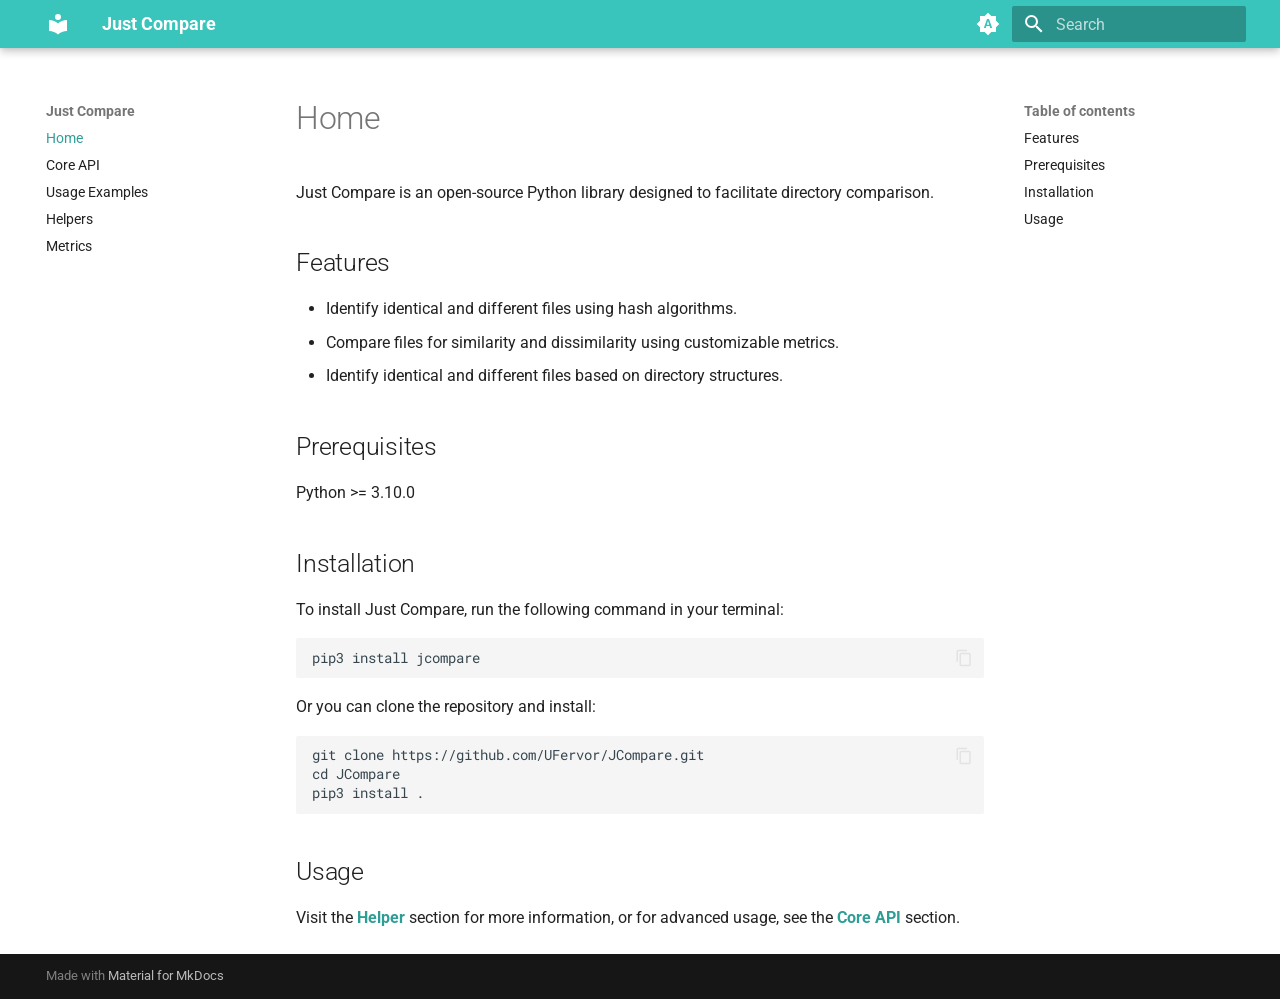
<file: index.html>
<!doctype html>
<html lang="en" class="no-js">
  <head>
    
      <meta charset="utf-8">
      <meta name="viewport" content="width=device-width,initial-scale=1">
      
      
      
      
      
        <link rel="next" href="coreAPI/">
      
      
      <link rel="icon" href="assets/images/favicon.png">
      <meta name="generator" content="mkdocs-1.5.3, mkdocs-material-9.5.7">
    
    
      
        <title>Just Compare</title>
      
    
    
      <link rel="stylesheet" href="assets/stylesheets/main.f2e4d321.min.css">
      
        
        <link rel="stylesheet" href="assets/stylesheets/palette.06af60db.min.css">
      
      


    
    
      
    
    
      
        
        
        <link rel="preconnect" href="https://fonts.gstatic.com" crossorigin>
        <link rel="stylesheet" href="https://fonts.googleapis.com/css?family=Roboto:300,300i,400,400i,700,700i%7CRoboto+Mono:400,400i,700,700i&display=fallback">
        <style>:root{--md-text-font:"Roboto";--md-code-font:"Roboto Mono"}</style>
      
    
    
      <link rel="stylesheet" href="assets/_mkdocstrings.css">
    
      <link rel="stylesheet" href="stylesheets/extra.css">
    
    <script>__md_scope=new URL(".",location),__md_hash=e=>[...e].reduce((e,_)=>(e<<5)-e+_.charCodeAt(0),0),__md_get=(e,_=localStorage,t=__md_scope)=>JSON.parse(_.getItem(t.pathname+"."+e)),__md_set=(e,_,t=localStorage,a=__md_scope)=>{try{t.setItem(a.pathname+"."+e,JSON.stringify(_))}catch(e){}}</script>
    
      

    
    
    
  </head>
  
  
    
    
      
    
    
    
    
    <body dir="ltr" data-md-color-scheme="default" data-md-color-primary="indigo" data-md-color-accent="indigo">
  
    
    <input class="md-toggle" data-md-toggle="drawer" type="checkbox" id="__drawer" autocomplete="off">
    <input class="md-toggle" data-md-toggle="search" type="checkbox" id="__search" autocomplete="off">
    <label class="md-overlay" for="__drawer"></label>
    <div data-md-component="skip">
      
        
        <a href="#home" class="md-skip">
          Skip to content
        </a>
      
    </div>
    <div data-md-component="announce">
      
    </div>
    
    
      

  

<header class="md-header md-header--shadow" data-md-component="header">
  <nav class="md-header__inner md-grid" aria-label="Header">
    <a href="." title="Just Compare" class="md-header__button md-logo" aria-label="Just Compare" data-md-component="logo">
      
  
  <svg xmlns="http://www.w3.org/2000/svg" viewBox="0 0 24 24"><path d="M12 8a3 3 0 0 0 3-3 3 3 0 0 0-3-3 3 3 0 0 0-3 3 3 3 0 0 0 3 3m0 3.54C9.64 9.35 6.5 8 3 8v11c3.5 0 6.64 1.35 9 3.54 2.36-2.19 5.5-3.54 9-3.54V8c-3.5 0-6.64 1.35-9 3.54Z"/></svg>

    </a>
    <label class="md-header__button md-icon" for="__drawer">
      
      <svg xmlns="http://www.w3.org/2000/svg" viewBox="0 0 24 24"><path d="M3 6h18v2H3V6m0 5h18v2H3v-2m0 5h18v2H3v-2Z"/></svg>
    </label>
    <div class="md-header__title" data-md-component="header-title">
      <div class="md-header__ellipsis">
        <div class="md-header__topic">
          <span class="md-ellipsis">
            Just Compare
          </span>
        </div>
        <div class="md-header__topic" data-md-component="header-topic">
          <span class="md-ellipsis">
            
              Home
            
          </span>
        </div>
      </div>
    </div>
    
      
        <form class="md-header__option" data-md-component="palette">
  
    
    
    
    <input class="md-option" data-md-color-media="(prefers-color-scheme)" data-md-color-scheme="default" data-md-color-primary="indigo" data-md-color-accent="indigo"  aria-label="Switch to light mode"  type="radio" name="__palette" id="__palette_0">
    
      <label class="md-header__button md-icon" title="Switch to light mode" for="__palette_1" hidden>
        <svg xmlns="http://www.w3.org/2000/svg" viewBox="0 0 24 24"><path d="m14.3 16-.7-2h-3.2l-.7 2H7.8L11 7h2l3.2 9h-1.9M20 8.69V4h-4.69L12 .69 8.69 4H4v4.69L.69 12 4 15.31V20h4.69L12 23.31 15.31 20H20v-4.69L23.31 12 20 8.69m-9.15 3.96h2.3L12 9l-1.15 3.65Z"/></svg>
      </label>
    
  
    
    
    
    <input class="md-option" data-md-color-media="(prefers-color-scheme: light)" data-md-color-scheme="default" data-md-color-primary="indigo" data-md-color-accent="indigo"  aria-label="Switch to dark mode"  type="radio" name="__palette" id="__palette_1">
    
      <label class="md-header__button md-icon" title="Switch to dark mode" for="__palette_2" hidden>
        <svg xmlns="http://www.w3.org/2000/svg" viewBox="0 0 24 24"><path d="M12 8a4 4 0 0 0-4 4 4 4 0 0 0 4 4 4 4 0 0 0 4-4 4 4 0 0 0-4-4m0 10a6 6 0 0 1-6-6 6 6 0 0 1 6-6 6 6 0 0 1 6 6 6 6 0 0 1-6 6m8-9.31V4h-4.69L12 .69 8.69 4H4v4.69L.69 12 4 15.31V20h4.69L12 23.31 15.31 20H20v-4.69L23.31 12 20 8.69Z"/></svg>
      </label>
    
  
    
    
    
    <input class="md-option" data-md-color-media="(prefers-color-scheme: dark)" data-md-color-scheme="slate" data-md-color-primary="indigo" data-md-color-accent="indigo"  aria-label="Switch to system preference"  type="radio" name="__palette" id="__palette_2">
    
      <label class="md-header__button md-icon" title="Switch to system preference" for="__palette_0" hidden>
        <svg xmlns="http://www.w3.org/2000/svg" viewBox="0 0 24 24"><path d="M12 18c-.89 0-1.74-.2-2.5-.55C11.56 16.5 13 14.42 13 12c0-2.42-1.44-4.5-3.5-5.45C10.26 6.2 11.11 6 12 6a6 6 0 0 1 6 6 6 6 0 0 1-6 6m8-9.31V4h-4.69L12 .69 8.69 4H4v4.69L.69 12 4 15.31V20h4.69L12 23.31 15.31 20H20v-4.69L23.31 12 20 8.69Z"/></svg>
      </label>
    
  
</form>
      
    
    
      <script>var media,input,key,value,palette=__md_get("__palette");if(palette&&palette.color){"(prefers-color-scheme)"===palette.color.media&&(media=matchMedia("(prefers-color-scheme: light)"),input=document.querySelector(media.matches?"[data-md-color-media='(prefers-color-scheme: light)']":"[data-md-color-media='(prefers-color-scheme: dark)']"),palette.color.media=input.getAttribute("data-md-color-media"),palette.color.scheme=input.getAttribute("data-md-color-scheme"),palette.color.primary=input.getAttribute("data-md-color-primary"),palette.color.accent=input.getAttribute("data-md-color-accent"));for([key,value]of Object.entries(palette.color))document.body.setAttribute("data-md-color-"+key,value)}</script>
    
    
    
      <label class="md-header__button md-icon" for="__search">
        
        <svg xmlns="http://www.w3.org/2000/svg" viewBox="0 0 24 24"><path d="M9.5 3A6.5 6.5 0 0 1 16 9.5c0 1.61-.59 3.09-1.56 4.23l.27.27h.79l5 5-1.5 1.5-5-5v-.79l-.27-.27A6.516 6.516 0 0 1 9.5 16 6.5 6.5 0 0 1 3 9.5 6.5 6.5 0 0 1 9.5 3m0 2C7 5 5 7 5 9.5S7 14 9.5 14 14 12 14 9.5 12 5 9.5 5Z"/></svg>
      </label>
      <div class="md-search" data-md-component="search" role="dialog">
  <label class="md-search__overlay" for="__search"></label>
  <div class="md-search__inner" role="search">
    <form class="md-search__form" name="search">
      <input type="text" class="md-search__input" name="query" aria-label="Search" placeholder="Search" autocapitalize="off" autocorrect="off" autocomplete="off" spellcheck="false" data-md-component="search-query" required>
      <label class="md-search__icon md-icon" for="__search">
        
        <svg xmlns="http://www.w3.org/2000/svg" viewBox="0 0 24 24"><path d="M9.5 3A6.5 6.5 0 0 1 16 9.5c0 1.61-.59 3.09-1.56 4.23l.27.27h.79l5 5-1.5 1.5-5-5v-.79l-.27-.27A6.516 6.516 0 0 1 9.5 16 6.5 6.5 0 0 1 3 9.5 6.5 6.5 0 0 1 9.5 3m0 2C7 5 5 7 5 9.5S7 14 9.5 14 14 12 14 9.5 12 5 9.5 5Z"/></svg>
        
        <svg xmlns="http://www.w3.org/2000/svg" viewBox="0 0 24 24"><path d="M20 11v2H8l5.5 5.5-1.42 1.42L4.16 12l7.92-7.92L13.5 5.5 8 11h12Z"/></svg>
      </label>
      <nav class="md-search__options" aria-label="Search">
        
        <button type="reset" class="md-search__icon md-icon" title="Clear" aria-label="Clear" tabindex="-1">
          
          <svg xmlns="http://www.w3.org/2000/svg" viewBox="0 0 24 24"><path d="M19 6.41 17.59 5 12 10.59 6.41 5 5 6.41 10.59 12 5 17.59 6.41 19 12 13.41 17.59 19 19 17.59 13.41 12 19 6.41Z"/></svg>
        </button>
      </nav>
      
    </form>
    <div class="md-search__output">
      <div class="md-search__scrollwrap" data-md-scrollfix>
        <div class="md-search-result" data-md-component="search-result">
          <div class="md-search-result__meta">
            Initializing search
          </div>
          <ol class="md-search-result__list" role="presentation"></ol>
        </div>
      </div>
    </div>
  </div>
</div>
    
    
  </nav>
  
</header>
    
    <div class="md-container" data-md-component="container">
      
      
        
          
        
      
      <main class="md-main" data-md-component="main">
        <div class="md-main__inner md-grid">
          
            
              
              <div class="md-sidebar md-sidebar--primary" data-md-component="sidebar" data-md-type="navigation" >
                <div class="md-sidebar__scrollwrap">
                  <div class="md-sidebar__inner">
                    



<nav class="md-nav md-nav--primary" aria-label="Navigation" data-md-level="0">
  <label class="md-nav__title" for="__drawer">
    <a href="." title="Just Compare" class="md-nav__button md-logo" aria-label="Just Compare" data-md-component="logo">
      
  
  <svg xmlns="http://www.w3.org/2000/svg" viewBox="0 0 24 24"><path d="M12 8a3 3 0 0 0 3-3 3 3 0 0 0-3-3 3 3 0 0 0-3 3 3 3 0 0 0 3 3m0 3.54C9.64 9.35 6.5 8 3 8v11c3.5 0 6.64 1.35 9 3.54 2.36-2.19 5.5-3.54 9-3.54V8c-3.5 0-6.64 1.35-9 3.54Z"/></svg>

    </a>
    Just Compare
  </label>
  
  <ul class="md-nav__list" data-md-scrollfix>
    
      
      
  
  
    
  
  
  
    <li class="md-nav__item md-nav__item--active">
      
      <input class="md-nav__toggle md-toggle" type="checkbox" id="__toc">
      
      
        
      
      
        <label class="md-nav__link md-nav__link--active" for="__toc">
          
  
  <span class="md-ellipsis">
    Home
  </span>
  

          <span class="md-nav__icon md-icon"></span>
        </label>
      
      <a href="." class="md-nav__link md-nav__link--active">
        
  
  <span class="md-ellipsis">
    Home
  </span>
  

      </a>
      
        

<nav class="md-nav md-nav--secondary" aria-label="Table of contents">
  
  
  
    
  
  
    <label class="md-nav__title" for="__toc">
      <span class="md-nav__icon md-icon"></span>
      Table of contents
    </label>
    <ul class="md-nav__list" data-md-component="toc" data-md-scrollfix>
      
        <li class="md-nav__item">
  <a href="#features" class="md-nav__link">
    <span class="md-ellipsis">
      Features
    </span>
  </a>
  
</li>
      
        <li class="md-nav__item">
  <a href="#prerequisites" class="md-nav__link">
    <span class="md-ellipsis">
      Prerequisites
    </span>
  </a>
  
</li>
      
        <li class="md-nav__item">
  <a href="#installation" class="md-nav__link">
    <span class="md-ellipsis">
      Installation
    </span>
  </a>
  
</li>
      
        <li class="md-nav__item">
  <a href="#usage" class="md-nav__link">
    <span class="md-ellipsis">
      Usage
    </span>
  </a>
  
</li>
      
    </ul>
  
</nav>
      
    </li>
  

    
      
      
  
  
  
  
    <li class="md-nav__item">
      <a href="coreAPI/" class="md-nav__link">
        
  
  <span class="md-ellipsis">
    Core API
  </span>
  

      </a>
    </li>
  

    
      
      
  
  
  
  
    <li class="md-nav__item">
      <a href="examples/" class="md-nav__link">
        
  
  <span class="md-ellipsis">
    Usage Examples
  </span>
  

      </a>
    </li>
  

    
      
      
  
  
  
  
    <li class="md-nav__item">
      <a href="helper/" class="md-nav__link">
        
  
  <span class="md-ellipsis">
    Helpers
  </span>
  

      </a>
    </li>
  

    
      
      
  
  
  
  
    <li class="md-nav__item">
      <a href="metrics/" class="md-nav__link">
        
  
  <span class="md-ellipsis">
    Metrics
  </span>
  

      </a>
    </li>
  

    
  </ul>
</nav>
                  </div>
                </div>
              </div>
            
            
              
              <div class="md-sidebar md-sidebar--secondary" data-md-component="sidebar" data-md-type="toc" >
                <div class="md-sidebar__scrollwrap">
                  <div class="md-sidebar__inner">
                    

<nav class="md-nav md-nav--secondary" aria-label="Table of contents">
  
  
  
    
  
  
    <label class="md-nav__title" for="__toc">
      <span class="md-nav__icon md-icon"></span>
      Table of contents
    </label>
    <ul class="md-nav__list" data-md-component="toc" data-md-scrollfix>
      
        <li class="md-nav__item">
  <a href="#features" class="md-nav__link">
    <span class="md-ellipsis">
      Features
    </span>
  </a>
  
</li>
      
        <li class="md-nav__item">
  <a href="#prerequisites" class="md-nav__link">
    <span class="md-ellipsis">
      Prerequisites
    </span>
  </a>
  
</li>
      
        <li class="md-nav__item">
  <a href="#installation" class="md-nav__link">
    <span class="md-ellipsis">
      Installation
    </span>
  </a>
  
</li>
      
        <li class="md-nav__item">
  <a href="#usage" class="md-nav__link">
    <span class="md-ellipsis">
      Usage
    </span>
  </a>
  
</li>
      
    </ul>
  
</nav>
                  </div>
                </div>
              </div>
            
          
          
            <div class="md-content" data-md-component="content">
              <article class="md-content__inner md-typeset">
                
                  


<h1 id="home">Home</h1>
<p>Just Compare is an open-source Python library designed to facilitate directory comparison.</p>
<h2 id="features">Features</h2>
<ul>
<li>Identify identical and different files using hash algorithms.</li>
<li>Compare files for similarity and dissimilarity using customizable metrics.</li>
<li>Identify identical and different files based on directory structures.</li>
</ul>
<h2 id="prerequisites">Prerequisites</h2>
<p>Python &gt;= 3.10.0</p>
<h2 id="installation">Installation</h2>
<p>To install Just Compare, run the following command in your terminal:</p>
<div class="language-text highlight"><pre><span></span><code><span id="__span-0-1"><a id="__codelineno-0-1" name="__codelineno-0-1" href="#__codelineno-0-1"></a>pip3 install jcompare
</span></code></pre></div>
<p>Or you can clone the repository and install:</p>
<div class="language-text highlight"><pre><span></span><code><span id="__span-1-1"><a id="__codelineno-1-1" name="__codelineno-1-1" href="#__codelineno-1-1"></a>git clone https://github.com/UFervor/JCompare.git
</span><span id="__span-1-2"><a id="__codelineno-1-2" name="__codelineno-1-2" href="#__codelineno-1-2"></a>cd JCompare
</span><span id="__span-1-3"><a id="__codelineno-1-3" name="__codelineno-1-3" href="#__codelineno-1-3"></a>pip3 install .
</span></code></pre></div>
<h2 id="usage">Usage</h2>
<p>Visit the <a href="helper/"><strong>Helper</strong></a> section for more information, or for advanced usage, see the <a href="coreAPI/"><strong>Core API</strong></a> section.</p>












                
              </article>
            </div>
          
          
<script>var target=document.getElementById(location.hash.slice(1));target&&target.name&&(target.checked=target.name.startsWith("__tabbed_"))</script>
        </div>
        
      </main>
      
        <footer class="md-footer">
  
  <div class="md-footer-meta md-typeset">
    <div class="md-footer-meta__inner md-grid">
      <div class="md-copyright">
  
  
    Made with
    <a href="https://squidfunk.github.io/mkdocs-material/" target="_blank" rel="noopener">
      Material for MkDocs
    </a>
  
</div>
      
    </div>
  </div>
</footer>
      
    </div>
    <div class="md-dialog" data-md-component="dialog">
      <div class="md-dialog__inner md-typeset"></div>
    </div>
    
    
    <script id="__config" type="application/json">{"base": ".", "features": ["content.code.copy"], "search": "assets/javascripts/workers/search.b8dbb3d2.min.js", "translations": {"clipboard.copied": "Copied to clipboard", "clipboard.copy": "Copy to clipboard", "search.result.more.one": "1 more on this page", "search.result.more.other": "# more on this page", "search.result.none": "No matching documents", "search.result.one": "1 matching document", "search.result.other": "# matching documents", "search.result.placeholder": "Type to start searching", "search.result.term.missing": "Missing", "select.version": "Select version"}}</script>
    
    
      <script src="assets/javascripts/bundle.caa56a14.min.js"></script>
      
    
  </body>
</html>
</file>
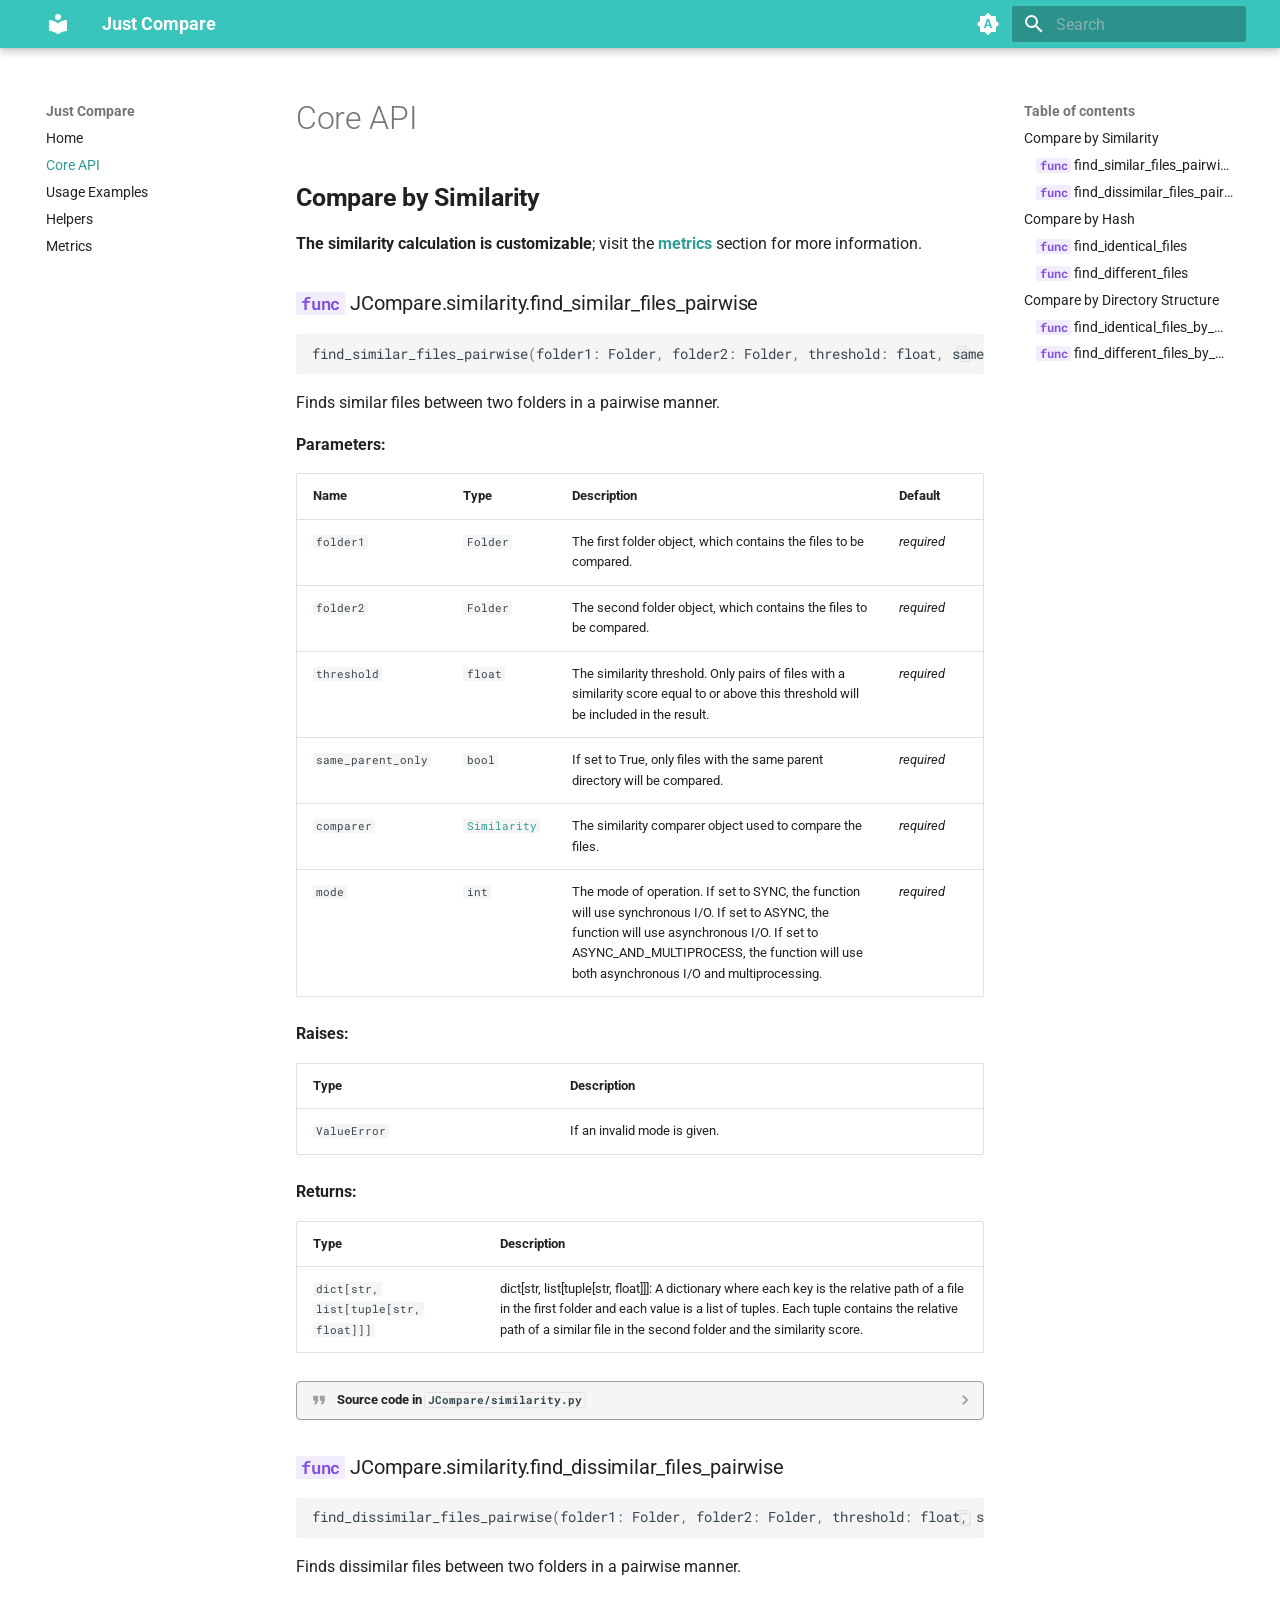
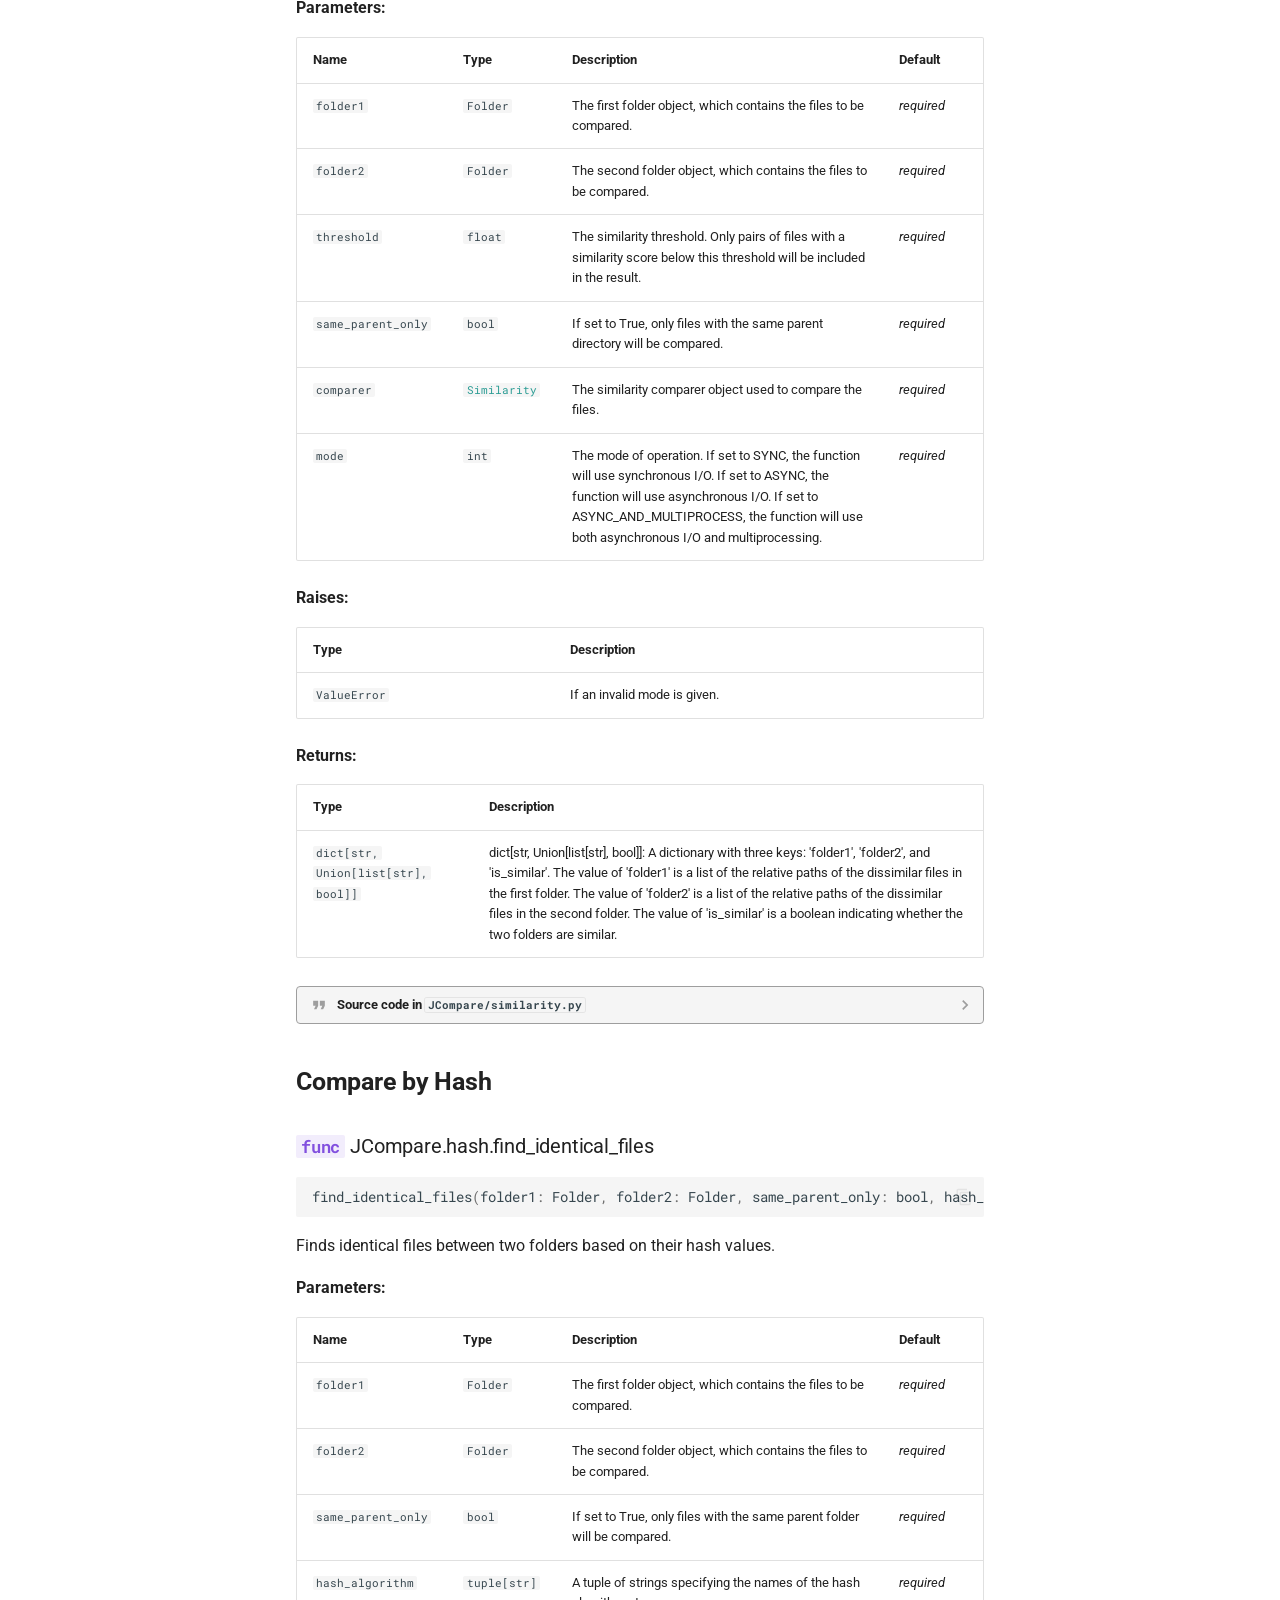
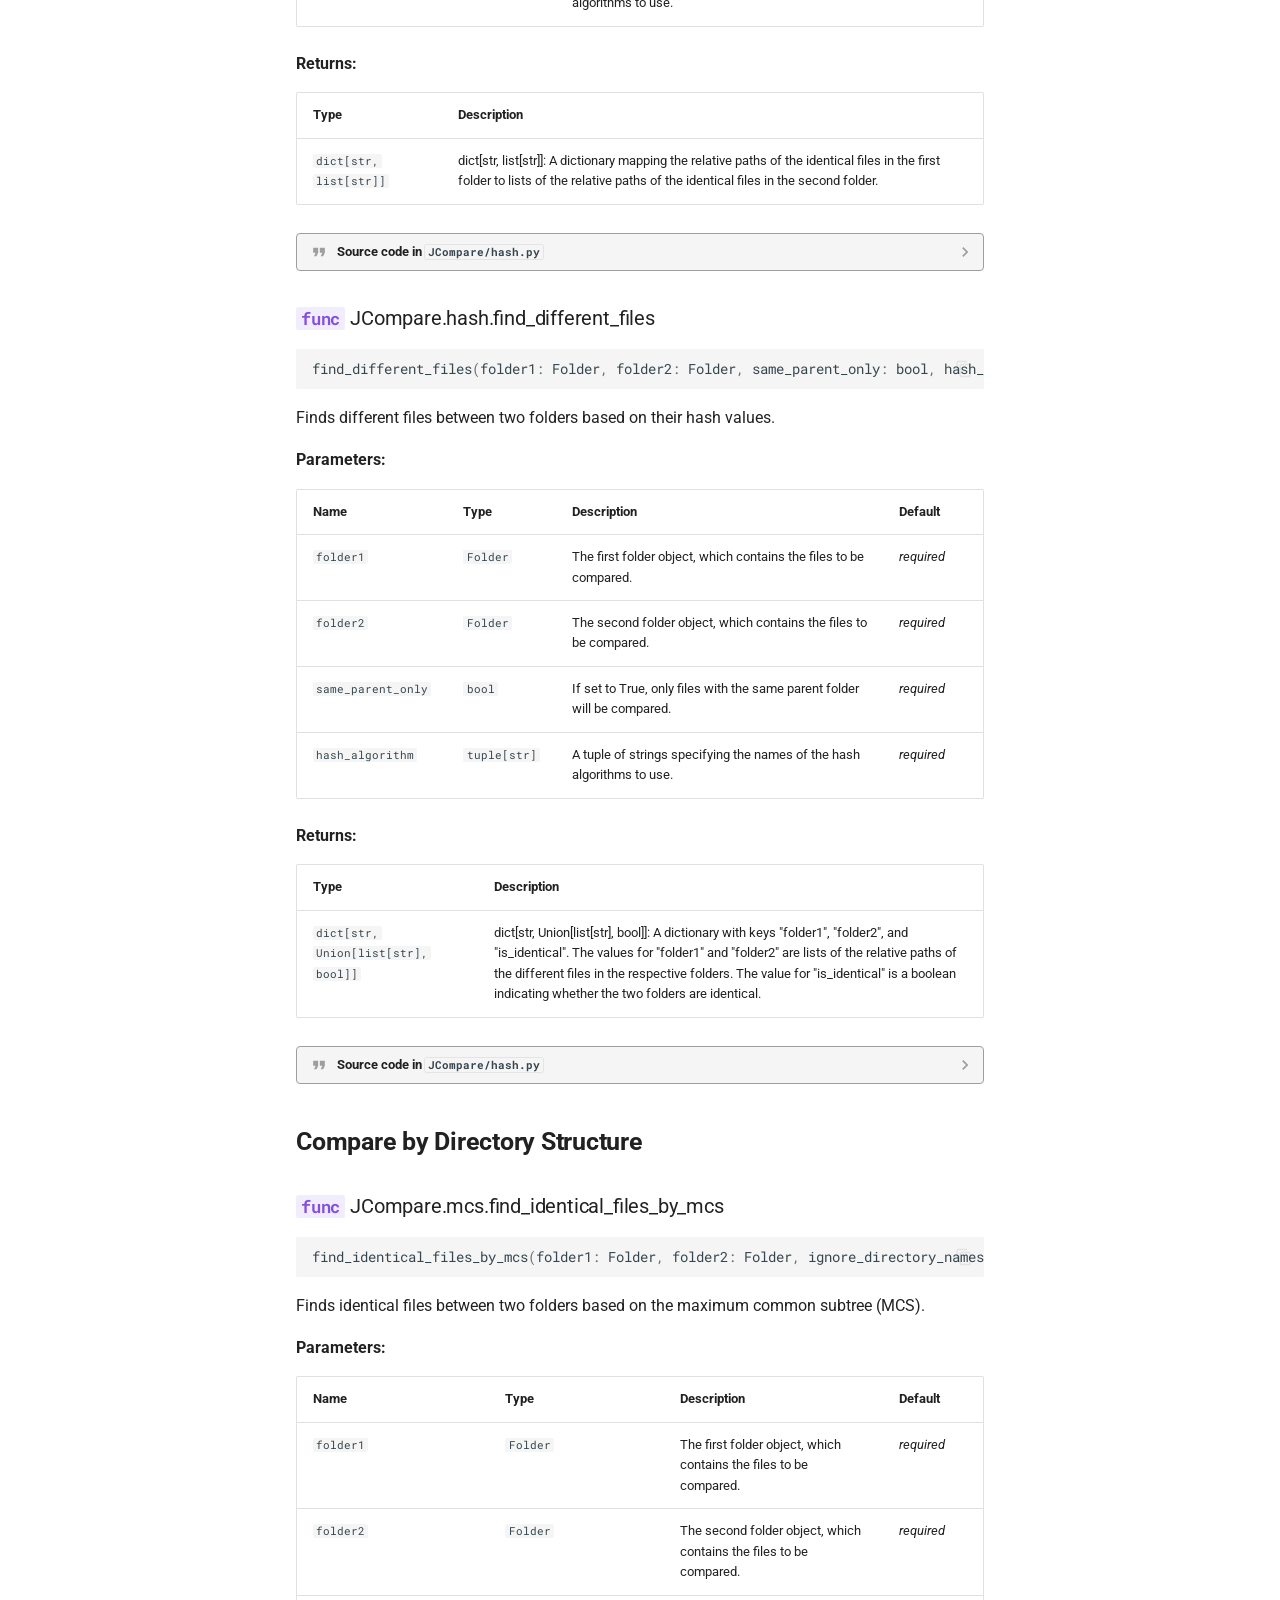
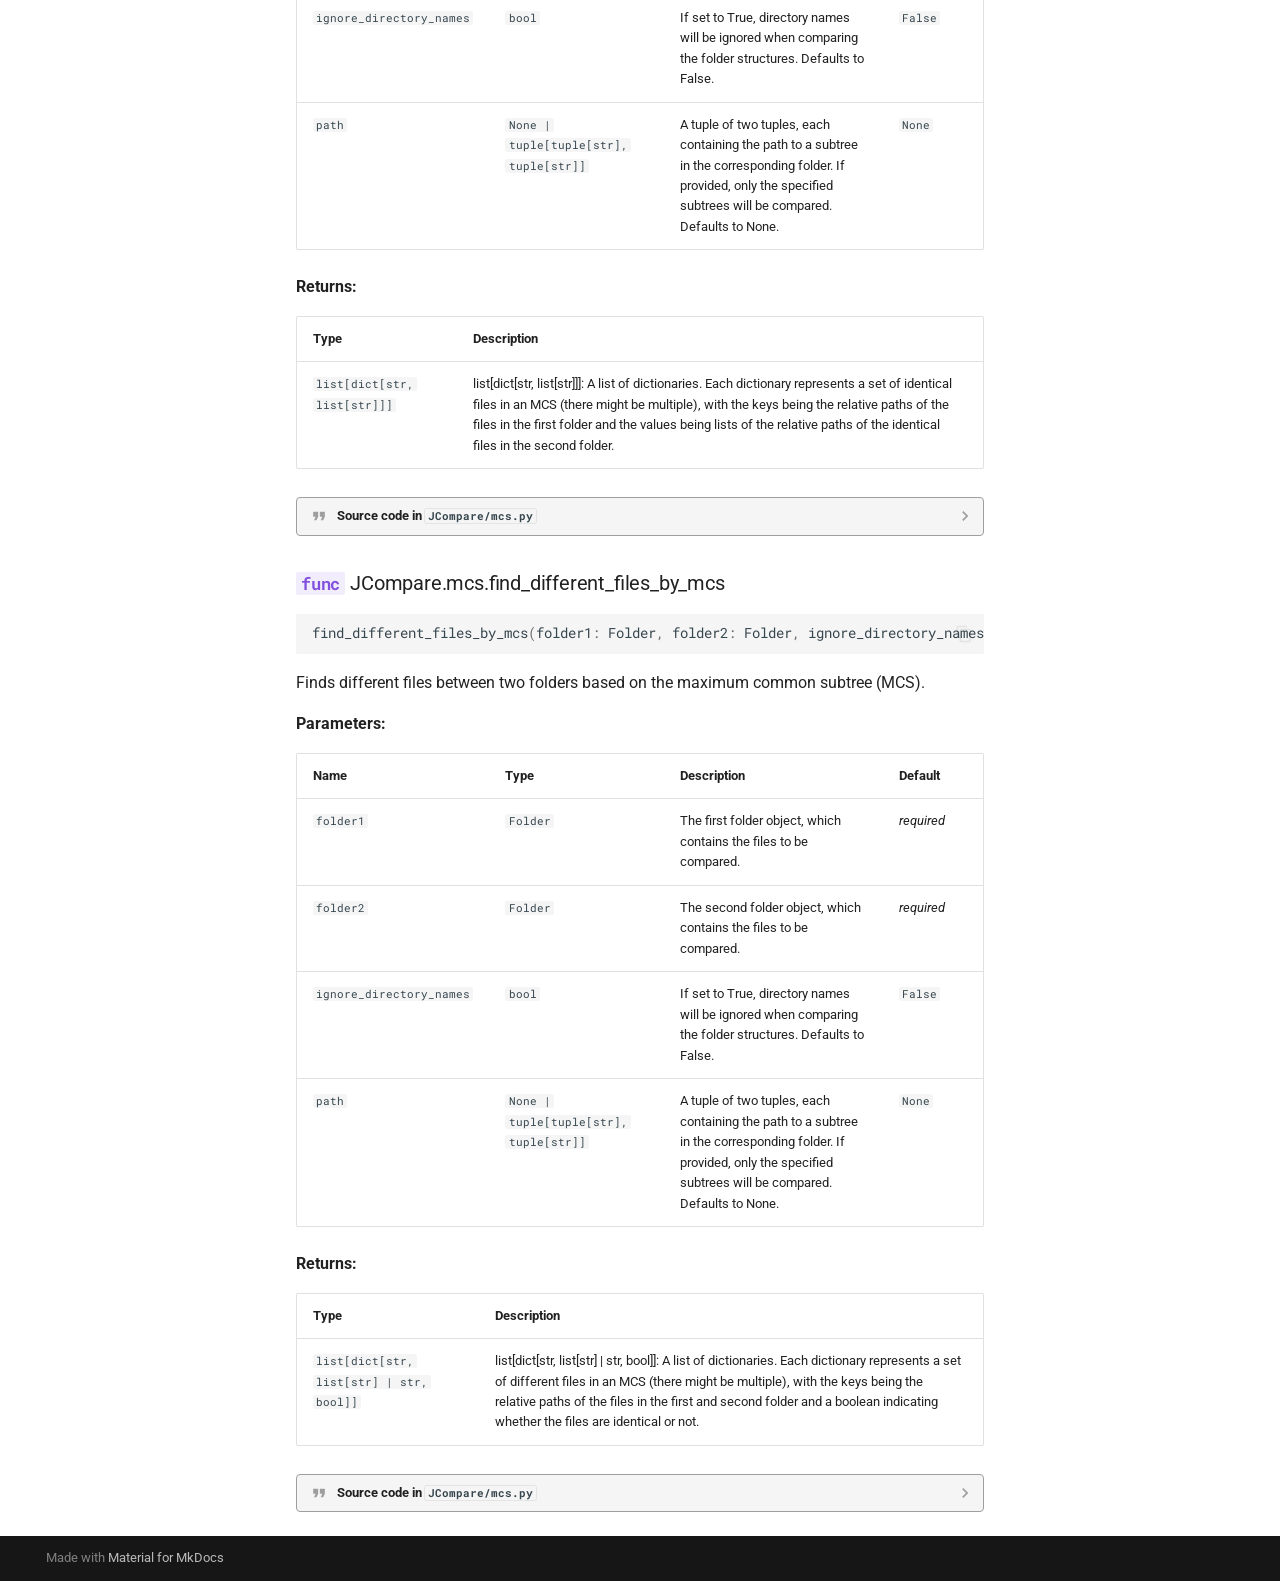
<file: coreAPI/index.html>
<!doctype html>
<html lang="en" class="no-js">
  <head>
    
      <meta charset="utf-8">
      <meta name="viewport" content="width=device-width,initial-scale=1">
      
      
      
      
        <link rel="prev" href="..">
      
      
        <link rel="next" href="../examples/">
      
      
      <link rel="icon" href="../assets/images/favicon.png">
      <meta name="generator" content="mkdocs-1.5.3, mkdocs-material-9.5.7">
    
    
      
        <title>Core API - Just Compare</title>
      
    
    
      <link rel="stylesheet" href="../assets/stylesheets/main.f2e4d321.min.css">
      
        
        <link rel="stylesheet" href="../assets/stylesheets/palette.06af60db.min.css">
      
      


    
    
      
    
    
      
        
        
        <link rel="preconnect" href="https://fonts.gstatic.com" crossorigin>
        <link rel="stylesheet" href="https://fonts.googleapis.com/css?family=Roboto:300,300i,400,400i,700,700i%7CRoboto+Mono:400,400i,700,700i&display=fallback">
        <style>:root{--md-text-font:"Roboto";--md-code-font:"Roboto Mono"}</style>
      
    
    
      <link rel="stylesheet" href="../assets/_mkdocstrings.css">
    
      <link rel="stylesheet" href="../stylesheets/extra.css">
    
    <script>__md_scope=new URL("..",location),__md_hash=e=>[...e].reduce((e,_)=>(e<<5)-e+_.charCodeAt(0),0),__md_get=(e,_=localStorage,t=__md_scope)=>JSON.parse(_.getItem(t.pathname+"."+e)),__md_set=(e,_,t=localStorage,a=__md_scope)=>{try{t.setItem(a.pathname+"."+e,JSON.stringify(_))}catch(e){}}</script>
    
      

    
    
    
  </head>
  
  
    
    
      
    
    
    
    
    <body dir="ltr" data-md-color-scheme="default" data-md-color-primary="indigo" data-md-color-accent="indigo">
  
    
    <input class="md-toggle" data-md-toggle="drawer" type="checkbox" id="__drawer" autocomplete="off">
    <input class="md-toggle" data-md-toggle="search" type="checkbox" id="__search" autocomplete="off">
    <label class="md-overlay" for="__drawer"></label>
    <div data-md-component="skip">
      
        
        <a href="#core-api" class="md-skip">
          Skip to content
        </a>
      
    </div>
    <div data-md-component="announce">
      
    </div>
    
    
      

  

<header class="md-header md-header--shadow" data-md-component="header">
  <nav class="md-header__inner md-grid" aria-label="Header">
    <a href=".." title="Just Compare" class="md-header__button md-logo" aria-label="Just Compare" data-md-component="logo">
      
  
  <svg xmlns="http://www.w3.org/2000/svg" viewBox="0 0 24 24"><path d="M12 8a3 3 0 0 0 3-3 3 3 0 0 0-3-3 3 3 0 0 0-3 3 3 3 0 0 0 3 3m0 3.54C9.64 9.35 6.5 8 3 8v11c3.5 0 6.64 1.35 9 3.54 2.36-2.19 5.5-3.54 9-3.54V8c-3.5 0-6.64 1.35-9 3.54Z"/></svg>

    </a>
    <label class="md-header__button md-icon" for="__drawer">
      
      <svg xmlns="http://www.w3.org/2000/svg" viewBox="0 0 24 24"><path d="M3 6h18v2H3V6m0 5h18v2H3v-2m0 5h18v2H3v-2Z"/></svg>
    </label>
    <div class="md-header__title" data-md-component="header-title">
      <div class="md-header__ellipsis">
        <div class="md-header__topic">
          <span class="md-ellipsis">
            Just Compare
          </span>
        </div>
        <div class="md-header__topic" data-md-component="header-topic">
          <span class="md-ellipsis">
            
              Core API
            
          </span>
        </div>
      </div>
    </div>
    
      
        <form class="md-header__option" data-md-component="palette">
  
    
    
    
    <input class="md-option" data-md-color-media="(prefers-color-scheme)" data-md-color-scheme="default" data-md-color-primary="indigo" data-md-color-accent="indigo"  aria-label="Switch to light mode"  type="radio" name="__palette" id="__palette_0">
    
      <label class="md-header__button md-icon" title="Switch to light mode" for="__palette_1" hidden>
        <svg xmlns="http://www.w3.org/2000/svg" viewBox="0 0 24 24"><path d="m14.3 16-.7-2h-3.2l-.7 2H7.8L11 7h2l3.2 9h-1.9M20 8.69V4h-4.69L12 .69 8.69 4H4v4.69L.69 12 4 15.31V20h4.69L12 23.31 15.31 20H20v-4.69L23.31 12 20 8.69m-9.15 3.96h2.3L12 9l-1.15 3.65Z"/></svg>
      </label>
    
  
    
    
    
    <input class="md-option" data-md-color-media="(prefers-color-scheme: light)" data-md-color-scheme="default" data-md-color-primary="indigo" data-md-color-accent="indigo"  aria-label="Switch to dark mode"  type="radio" name="__palette" id="__palette_1">
    
      <label class="md-header__button md-icon" title="Switch to dark mode" for="__palette_2" hidden>
        <svg xmlns="http://www.w3.org/2000/svg" viewBox="0 0 24 24"><path d="M12 8a4 4 0 0 0-4 4 4 4 0 0 0 4 4 4 4 0 0 0 4-4 4 4 0 0 0-4-4m0 10a6 6 0 0 1-6-6 6 6 0 0 1 6-6 6 6 0 0 1 6 6 6 6 0 0 1-6 6m8-9.31V4h-4.69L12 .69 8.69 4H4v4.69L.69 12 4 15.31V20h4.69L12 23.31 15.31 20H20v-4.69L23.31 12 20 8.69Z"/></svg>
      </label>
    
  
    
    
    
    <input class="md-option" data-md-color-media="(prefers-color-scheme: dark)" data-md-color-scheme="slate" data-md-color-primary="indigo" data-md-color-accent="indigo"  aria-label="Switch to system preference"  type="radio" name="__palette" id="__palette_2">
    
      <label class="md-header__button md-icon" title="Switch to system preference" for="__palette_0" hidden>
        <svg xmlns="http://www.w3.org/2000/svg" viewBox="0 0 24 24"><path d="M12 18c-.89 0-1.74-.2-2.5-.55C11.56 16.5 13 14.42 13 12c0-2.42-1.44-4.5-3.5-5.45C10.26 6.2 11.11 6 12 6a6 6 0 0 1 6 6 6 6 0 0 1-6 6m8-9.31V4h-4.69L12 .69 8.69 4H4v4.69L.69 12 4 15.31V20h4.69L12 23.31 15.31 20H20v-4.69L23.31 12 20 8.69Z"/></svg>
      </label>
    
  
</form>
      
    
    
      <script>var media,input,key,value,palette=__md_get("__palette");if(palette&&palette.color){"(prefers-color-scheme)"===palette.color.media&&(media=matchMedia("(prefers-color-scheme: light)"),input=document.querySelector(media.matches?"[data-md-color-media='(prefers-color-scheme: light)']":"[data-md-color-media='(prefers-color-scheme: dark)']"),palette.color.media=input.getAttribute("data-md-color-media"),palette.color.scheme=input.getAttribute("data-md-color-scheme"),palette.color.primary=input.getAttribute("data-md-color-primary"),palette.color.accent=input.getAttribute("data-md-color-accent"));for([key,value]of Object.entries(palette.color))document.body.setAttribute("data-md-color-"+key,value)}</script>
    
    
    
      <label class="md-header__button md-icon" for="__search">
        
        <svg xmlns="http://www.w3.org/2000/svg" viewBox="0 0 24 24"><path d="M9.5 3A6.5 6.5 0 0 1 16 9.5c0 1.61-.59 3.09-1.56 4.23l.27.27h.79l5 5-1.5 1.5-5-5v-.79l-.27-.27A6.516 6.516 0 0 1 9.5 16 6.5 6.5 0 0 1 3 9.5 6.5 6.5 0 0 1 9.5 3m0 2C7 5 5 7 5 9.5S7 14 9.5 14 14 12 14 9.5 12 5 9.5 5Z"/></svg>
      </label>
      <div class="md-search" data-md-component="search" role="dialog">
  <label class="md-search__overlay" for="__search"></label>
  <div class="md-search__inner" role="search">
    <form class="md-search__form" name="search">
      <input type="text" class="md-search__input" name="query" aria-label="Search" placeholder="Search" autocapitalize="off" autocorrect="off" autocomplete="off" spellcheck="false" data-md-component="search-query" required>
      <label class="md-search__icon md-icon" for="__search">
        
        <svg xmlns="http://www.w3.org/2000/svg" viewBox="0 0 24 24"><path d="M9.5 3A6.5 6.5 0 0 1 16 9.5c0 1.61-.59 3.09-1.56 4.23l.27.27h.79l5 5-1.5 1.5-5-5v-.79l-.27-.27A6.516 6.516 0 0 1 9.5 16 6.5 6.5 0 0 1 3 9.5 6.5 6.5 0 0 1 9.5 3m0 2C7 5 5 7 5 9.5S7 14 9.5 14 14 12 14 9.5 12 5 9.5 5Z"/></svg>
        
        <svg xmlns="http://www.w3.org/2000/svg" viewBox="0 0 24 24"><path d="M20 11v2H8l5.5 5.5-1.42 1.42L4.16 12l7.92-7.92L13.5 5.5 8 11h12Z"/></svg>
      </label>
      <nav class="md-search__options" aria-label="Search">
        
        <button type="reset" class="md-search__icon md-icon" title="Clear" aria-label="Clear" tabindex="-1">
          
          <svg xmlns="http://www.w3.org/2000/svg" viewBox="0 0 24 24"><path d="M19 6.41 17.59 5 12 10.59 6.41 5 5 6.41 10.59 12 5 17.59 6.41 19 12 13.41 17.59 19 19 17.59 13.41 12 19 6.41Z"/></svg>
        </button>
      </nav>
      
    </form>
    <div class="md-search__output">
      <div class="md-search__scrollwrap" data-md-scrollfix>
        <div class="md-search-result" data-md-component="search-result">
          <div class="md-search-result__meta">
            Initializing search
          </div>
          <ol class="md-search-result__list" role="presentation"></ol>
        </div>
      </div>
    </div>
  </div>
</div>
    
    
  </nav>
  
</header>
    
    <div class="md-container" data-md-component="container">
      
      
        
          
        
      
      <main class="md-main" data-md-component="main">
        <div class="md-main__inner md-grid">
          
            
              
              <div class="md-sidebar md-sidebar--primary" data-md-component="sidebar" data-md-type="navigation" >
                <div class="md-sidebar__scrollwrap">
                  <div class="md-sidebar__inner">
                    



<nav class="md-nav md-nav--primary" aria-label="Navigation" data-md-level="0">
  <label class="md-nav__title" for="__drawer">
    <a href=".." title="Just Compare" class="md-nav__button md-logo" aria-label="Just Compare" data-md-component="logo">
      
  
  <svg xmlns="http://www.w3.org/2000/svg" viewBox="0 0 24 24"><path d="M12 8a3 3 0 0 0 3-3 3 3 0 0 0-3-3 3 3 0 0 0-3 3 3 3 0 0 0 3 3m0 3.54C9.64 9.35 6.5 8 3 8v11c3.5 0 6.64 1.35 9 3.54 2.36-2.19 5.5-3.54 9-3.54V8c-3.5 0-6.64 1.35-9 3.54Z"/></svg>

    </a>
    Just Compare
  </label>
  
  <ul class="md-nav__list" data-md-scrollfix>
    
      
      
  
  
  
  
    <li class="md-nav__item">
      <a href=".." class="md-nav__link">
        
  
  <span class="md-ellipsis">
    Home
  </span>
  

      </a>
    </li>
  

    
      
      
  
  
    
  
  
  
    <li class="md-nav__item md-nav__item--active">
      
      <input class="md-nav__toggle md-toggle" type="checkbox" id="__toc">
      
      
        
      
      
        <label class="md-nav__link md-nav__link--active" for="__toc">
          
  
  <span class="md-ellipsis">
    Core API
  </span>
  

          <span class="md-nav__icon md-icon"></span>
        </label>
      
      <a href="./" class="md-nav__link md-nav__link--active">
        
  
  <span class="md-ellipsis">
    Core API
  </span>
  

      </a>
      
        

<nav class="md-nav md-nav--secondary" aria-label="Table of contents">
  
  
  
    
  
  
    <label class="md-nav__title" for="__toc">
      <span class="md-nav__icon md-icon"></span>
      Table of contents
    </label>
    <ul class="md-nav__list" data-md-component="toc" data-md-scrollfix>
      
        <li class="md-nav__item">
  <a href="#compare-by-similarity" class="md-nav__link">
    <span class="md-ellipsis">
      Compare by Similarity
    </span>
  </a>
  
    <nav class="md-nav" aria-label="Compare by Similarity">
      <ul class="md-nav__list">
        
          <li class="md-nav__item">
  <a href="#JCompare.similarity.find_similar_files_pairwise" class="md-nav__link">
    <span class="md-ellipsis">
      <code class="doc-symbol doc-symbol-toc doc-symbol-function"></code>&nbsp;find_similar_files_pairwise
    </span>
  </a>
  
</li>
        
          <li class="md-nav__item">
  <a href="#JCompare.similarity.find_dissimilar_files_pairwise" class="md-nav__link">
    <span class="md-ellipsis">
      <code class="doc-symbol doc-symbol-toc doc-symbol-function"></code>&nbsp;find_dissimilar_files_pairwise
    </span>
  </a>
  
</li>
        
      </ul>
    </nav>
  
</li>
      
        <li class="md-nav__item">
  <a href="#compare-by-hash" class="md-nav__link">
    <span class="md-ellipsis">
      Compare by Hash
    </span>
  </a>
  
    <nav class="md-nav" aria-label="Compare by Hash">
      <ul class="md-nav__list">
        
          <li class="md-nav__item">
  <a href="#JCompare.hash.find_identical_files" class="md-nav__link">
    <span class="md-ellipsis">
      <code class="doc-symbol doc-symbol-toc doc-symbol-function"></code>&nbsp;find_identical_files
    </span>
  </a>
  
</li>
        
          <li class="md-nav__item">
  <a href="#JCompare.hash.find_different_files" class="md-nav__link">
    <span class="md-ellipsis">
      <code class="doc-symbol doc-symbol-toc doc-symbol-function"></code>&nbsp;find_different_files
    </span>
  </a>
  
</li>
        
      </ul>
    </nav>
  
</li>
      
        <li class="md-nav__item">
  <a href="#compare-by-directory-structure" class="md-nav__link">
    <span class="md-ellipsis">
      Compare by Directory Structure
    </span>
  </a>
  
    <nav class="md-nav" aria-label="Compare by Directory Structure">
      <ul class="md-nav__list">
        
          <li class="md-nav__item">
  <a href="#JCompare.mcs.find_identical_files_by_mcs" class="md-nav__link">
    <span class="md-ellipsis">
      <code class="doc-symbol doc-symbol-toc doc-symbol-function"></code>&nbsp;find_identical_files_by_mcs
    </span>
  </a>
  
</li>
        
          <li class="md-nav__item">
  <a href="#JCompare.mcs.find_different_files_by_mcs" class="md-nav__link">
    <span class="md-ellipsis">
      <code class="doc-symbol doc-symbol-toc doc-symbol-function"></code>&nbsp;find_different_files_by_mcs
    </span>
  </a>
  
</li>
        
      </ul>
    </nav>
  
</li>
      
    </ul>
  
</nav>
      
    </li>
  

    
      
      
  
  
  
  
    <li class="md-nav__item">
      <a href="../examples/" class="md-nav__link">
        
  
  <span class="md-ellipsis">
    Usage Examples
  </span>
  

      </a>
    </li>
  

    
      
      
  
  
  
  
    <li class="md-nav__item">
      <a href="../helper/" class="md-nav__link">
        
  
  <span class="md-ellipsis">
    Helpers
  </span>
  

      </a>
    </li>
  

    
      
      
  
  
  
  
    <li class="md-nav__item">
      <a href="../metrics/" class="md-nav__link">
        
  
  <span class="md-ellipsis">
    Metrics
  </span>
  

      </a>
    </li>
  

    
  </ul>
</nav>
                  </div>
                </div>
              </div>
            
            
              
              <div class="md-sidebar md-sidebar--secondary" data-md-component="sidebar" data-md-type="toc" >
                <div class="md-sidebar__scrollwrap">
                  <div class="md-sidebar__inner">
                    

<nav class="md-nav md-nav--secondary" aria-label="Table of contents">
  
  
  
    
  
  
    <label class="md-nav__title" for="__toc">
      <span class="md-nav__icon md-icon"></span>
      Table of contents
    </label>
    <ul class="md-nav__list" data-md-component="toc" data-md-scrollfix>
      
        <li class="md-nav__item">
  <a href="#compare-by-similarity" class="md-nav__link">
    <span class="md-ellipsis">
      Compare by Similarity
    </span>
  </a>
  
    <nav class="md-nav" aria-label="Compare by Similarity">
      <ul class="md-nav__list">
        
          <li class="md-nav__item">
  <a href="#JCompare.similarity.find_similar_files_pairwise" class="md-nav__link">
    <span class="md-ellipsis">
      <code class="doc-symbol doc-symbol-toc doc-symbol-function"></code>&nbsp;find_similar_files_pairwise
    </span>
  </a>
  
</li>
        
          <li class="md-nav__item">
  <a href="#JCompare.similarity.find_dissimilar_files_pairwise" class="md-nav__link">
    <span class="md-ellipsis">
      <code class="doc-symbol doc-symbol-toc doc-symbol-function"></code>&nbsp;find_dissimilar_files_pairwise
    </span>
  </a>
  
</li>
        
      </ul>
    </nav>
  
</li>
      
        <li class="md-nav__item">
  <a href="#compare-by-hash" class="md-nav__link">
    <span class="md-ellipsis">
      Compare by Hash
    </span>
  </a>
  
    <nav class="md-nav" aria-label="Compare by Hash">
      <ul class="md-nav__list">
        
          <li class="md-nav__item">
  <a href="#JCompare.hash.find_identical_files" class="md-nav__link">
    <span class="md-ellipsis">
      <code class="doc-symbol doc-symbol-toc doc-symbol-function"></code>&nbsp;find_identical_files
    </span>
  </a>
  
</li>
        
          <li class="md-nav__item">
  <a href="#JCompare.hash.find_different_files" class="md-nav__link">
    <span class="md-ellipsis">
      <code class="doc-symbol doc-symbol-toc doc-symbol-function"></code>&nbsp;find_different_files
    </span>
  </a>
  
</li>
        
      </ul>
    </nav>
  
</li>
      
        <li class="md-nav__item">
  <a href="#compare-by-directory-structure" class="md-nav__link">
    <span class="md-ellipsis">
      Compare by Directory Structure
    </span>
  </a>
  
    <nav class="md-nav" aria-label="Compare by Directory Structure">
      <ul class="md-nav__list">
        
          <li class="md-nav__item">
  <a href="#JCompare.mcs.find_identical_files_by_mcs" class="md-nav__link">
    <span class="md-ellipsis">
      <code class="doc-symbol doc-symbol-toc doc-symbol-function"></code>&nbsp;find_identical_files_by_mcs
    </span>
  </a>
  
</li>
        
          <li class="md-nav__item">
  <a href="#JCompare.mcs.find_different_files_by_mcs" class="md-nav__link">
    <span class="md-ellipsis">
      <code class="doc-symbol doc-symbol-toc doc-symbol-function"></code>&nbsp;find_different_files_by_mcs
    </span>
  </a>
  
</li>
        
      </ul>
    </nav>
  
</li>
      
    </ul>
  
</nav>
                  </div>
                </div>
              </div>
            
          
          
            <div class="md-content" data-md-component="content">
              <article class="md-content__inner md-typeset">
                
                  


<h1 id="core-api">Core API</h1>
<h2 id="compare-by-similarity"><strong>Compare by Similarity</strong></h2>
<p><strong>The similarity calculation is customizable</strong>; visit the <a href="../metrics/"><strong>metrics</strong></a> section for more information.</p>



<div class="doc doc-object doc-function">



<h3 id="JCompare.similarity.find_similar_files_pairwise" class="doc doc-heading">
<code class="doc-symbol doc-symbol-heading doc-symbol-function"></code>          <span class="doc doc-object-name doc-function-name">JCompare.similarity.find_similar_files_pairwise</span>


</h3>
<div class="doc-signature highlight"><pre><span></span><code><span id="__span-0-1"><a id="__codelineno-0-1" name="__codelineno-0-1" href="#__codelineno-0-1"></a><span class="n">find_similar_files_pairwise</span><span class="p">(</span><span class="n">folder1</span><span class="p">:</span> <span class="n"><span title="JCompare.folder.Folder">Folder</span></span><span class="p">,</span> <span class="n">folder2</span><span class="p">:</span> <span class="n"><span title="JCompare.folder.Folder">Folder</span></span><span class="p">,</span> <span class="n">threshold</span><span class="p">:</span> <span class="n">float</span><span class="p">,</span> <span class="n">same_parent_only</span><span class="p">:</span> <span class="n">bool</span><span class="p">,</span> <span class="n">comparer</span><span class="p">:</span> <span class="n"><a class="autorefs autorefs-internal" title="JCompare.metrics.Similarity" href="../metrics/#JCompare.metrics.Similarity">Similarity</a></span><span class="p">,</span> <span class="n">mode</span><span class="p">:</span> <span class="n">int</span><span class="p">)</span> <span class="o">-&gt;</span> <span class="n">dict</span><span class="p">[</span><span class="n">str</span><span class="p">,</span> <span class="n">list</span><span class="p">[</span><span class="n">tuple</span><span class="p">[</span><span class="n">str</span><span class="p">,</span> <span class="n">float</span><span class="p">]]]</span>
</span></code></pre></div>

  <div class="doc doc-contents first">
  
      <p>Finds similar files between two folders in a pairwise manner.</p>



  <p><strong>Parameters:</strong></p>
  <table>
    <thead>
      <tr>
        <th>Name</th>
        <th>Type</th>
        <th>Description</th>
        <th>Default</th>
      </tr>
    </thead>
    <tbody>
        <tr>
          <td><code>folder1</code></td>
          <td>
                <code><span title="JCompare.folder.Folder">Folder</span></code>
          </td>
          <td>
            <div class="doc-md-description">
              <p>The first folder object, which contains the files to be compared.</p>
            </div>
          </td>
          <td>
              <em>required</em>
          </td>
        </tr>
        <tr>
          <td><code>folder2</code></td>
          <td>
                <code><span title="JCompare.folder.Folder">Folder</span></code>
          </td>
          <td>
            <div class="doc-md-description">
              <p>The second folder object, which contains the files to be compared.</p>
            </div>
          </td>
          <td>
              <em>required</em>
          </td>
        </tr>
        <tr>
          <td><code>threshold</code></td>
          <td>
                <code>float</code>
          </td>
          <td>
            <div class="doc-md-description">
              <p>The similarity threshold. Only pairs of files with a similarity score equal to or above this threshold will be included in the result.</p>
            </div>
          </td>
          <td>
              <em>required</em>
          </td>
        </tr>
        <tr>
          <td><code>same_parent_only</code></td>
          <td>
                <code>bool</code>
          </td>
          <td>
            <div class="doc-md-description">
              <p>If set to True, only files with the same parent directory will be compared.</p>
            </div>
          </td>
          <td>
              <em>required</em>
          </td>
        </tr>
        <tr>
          <td><code>comparer</code></td>
          <td>
                <code><a class="autorefs autorefs-internal" title="JCompare.metrics.Similarity" href="../metrics/#JCompare.metrics.Similarity">Similarity</a></code>
          </td>
          <td>
            <div class="doc-md-description">
              <p>The similarity comparer object used to compare the files.</p>
            </div>
          </td>
          <td>
              <em>required</em>
          </td>
        </tr>
        <tr>
          <td><code>mode</code></td>
          <td>
                <code>int</code>
          </td>
          <td>
            <div class="doc-md-description">
              <p>The mode of operation. If set to SYNC, the function will use synchronous I/O. If set to ASYNC, the function will use asynchronous I/O. If set to ASYNC_AND_MULTIPROCESS, the function will use both asynchronous I/O and multiprocessing.</p>
            </div>
          </td>
          <td>
              <em>required</em>
          </td>
        </tr>
    </tbody>
  </table>



  <p><strong>Raises:</strong></p>
  <table>
    <thead>
      <tr>
        <th>Type</th>
        <th>Description</th>
      </tr>
    </thead>
    <tbody>
        <tr>
          <td>
                <code>ValueError</code>
          </td>
          <td>
            <div class="doc-md-description">
              <p>If an invalid mode is given.</p>
            </div>
          </td>
        </tr>
    </tbody>
  </table>



  <p><strong>Returns:</strong></p>
  <table>
    <thead>
      <tr>
        <th>Type</th>
        <th>Description</th>
      </tr>
    </thead>
    <tbody>
        <tr>
          <td>
                <code>dict[str, list[tuple[str, float]]]</code>
          </td>
          <td>
            <div class="doc-md-description">
              <p>dict[str, list[tuple[str, float]]]: A dictionary where each key is the relative path of a file in the first folder and each value is a list of tuples. Each tuple contains the relative path of a similar file in the second folder and the similarity score.</p>
            </div>
          </td>
        </tr>
    </tbody>
  </table>

          <details class="quote">
            <summary>Source code in <code>JCompare/similarity.py</code></summary>
            <div class="highlight"><table class="highlighttable"><tr><td class="linenos"><div class="linenodiv"><pre><span></span><span class="normal"><a href="#__codelineno-0-78"> 78</a></span>
<span class="normal"><a href="#__codelineno-0-79"> 79</a></span>
<span class="normal"><a href="#__codelineno-0-80"> 80</a></span>
<span class="normal"><a href="#__codelineno-0-81"> 81</a></span>
<span class="normal"><a href="#__codelineno-0-82"> 82</a></span>
<span class="normal"><a href="#__codelineno-0-83"> 83</a></span>
<span class="normal"><a href="#__codelineno-0-84"> 84</a></span>
<span class="normal"><a href="#__codelineno-0-85"> 85</a></span>
<span class="normal"><a href="#__codelineno-0-86"> 86</a></span>
<span class="normal"><a href="#__codelineno-0-87"> 87</a></span>
<span class="normal"><a href="#__codelineno-0-88"> 88</a></span>
<span class="normal"><a href="#__codelineno-0-89"> 89</a></span>
<span class="normal"><a href="#__codelineno-0-90"> 90</a></span>
<span class="normal"><a href="#__codelineno-0-91"> 91</a></span>
<span class="normal"><a href="#__codelineno-0-92"> 92</a></span>
<span class="normal"><a href="#__codelineno-0-93"> 93</a></span>
<span class="normal"><a href="#__codelineno-0-94"> 94</a></span>
<span class="normal"><a href="#__codelineno-0-95"> 95</a></span>
<span class="normal"><a href="#__codelineno-0-96"> 96</a></span>
<span class="normal"><a href="#__codelineno-0-97"> 97</a></span>
<span class="normal"><a href="#__codelineno-0-98"> 98</a></span>
<span class="normal"><a href="#__codelineno-0-99"> 99</a></span>
<span class="normal"><a href="#__codelineno-0-100">100</a></span>
<span class="normal"><a href="#__codelineno-0-101">101</a></span>
<span class="normal"><a href="#__codelineno-0-102">102</a></span>
<span class="normal"><a href="#__codelineno-0-103">103</a></span>
<span class="normal"><a href="#__codelineno-0-104">104</a></span>
<span class="normal"><a href="#__codelineno-0-105">105</a></span>
<span class="normal"><a href="#__codelineno-0-106">106</a></span>
<span class="normal"><a href="#__codelineno-0-107">107</a></span>
<span class="normal"><a href="#__codelineno-0-108">108</a></span>
<span class="normal"><a href="#__codelineno-0-109">109</a></span>
<span class="normal"><a href="#__codelineno-0-110">110</a></span>
<span class="normal"><a href="#__codelineno-0-111">111</a></span>
<span class="normal"><a href="#__codelineno-0-112">112</a></span>
<span class="normal"><a href="#__codelineno-0-113">113</a></span>
<span class="normal"><a href="#__codelineno-0-114">114</a></span>
<span class="normal"><a href="#__codelineno-0-115">115</a></span>
<span class="normal"><a href="#__codelineno-0-116">116</a></span>
<span class="normal"><a href="#__codelineno-0-117">117</a></span>
<span class="normal"><a href="#__codelineno-0-118">118</a></span>
<span class="normal"><a href="#__codelineno-0-119">119</a></span>
<span class="normal"><a href="#__codelineno-0-120">120</a></span>
<span class="normal"><a href="#__codelineno-0-121">121</a></span>
<span class="normal"><a href="#__codelineno-0-122">122</a></span>
<span class="normal"><a href="#__codelineno-0-123">123</a></span>
<span class="normal"><a href="#__codelineno-0-124">124</a></span>
<span class="normal"><a href="#__codelineno-0-125">125</a></span>
<span class="normal"><a href="#__codelineno-0-126">126</a></span>
<span class="normal"><a href="#__codelineno-0-127">127</a></span></pre></div></td><td class="code"><div><pre><span></span><code><span id="__span-0-78"><a id="__codelineno-0-78" name="__codelineno-0-78"></a><span class="k">def</span> <span class="nf">find_similar_files_pairwise</span><span class="p">(</span><span class="n">folder1</span><span class="p">:</span> <span class="n">Folder</span><span class="p">,</span> <span class="n">folder2</span><span class="p">:</span> <span class="n">Folder</span><span class="p">,</span> <span class="n">threshold</span><span class="p">:</span> <span class="nb">float</span><span class="p">,</span> <span class="n">same_parent_only</span><span class="p">:</span> <span class="nb">bool</span><span class="p">,</span> <span class="n">comparer</span><span class="p">:</span> <span class="n">Similarity</span><span class="p">,</span> <span class="n">mode</span><span class="p">:</span> <span class="nb">int</span><span class="p">)</span> <span class="o">-&gt;</span> <span class="nb">dict</span><span class="p">[</span><span class="nb">str</span><span class="p">,</span> <span class="nb">list</span><span class="p">[</span><span class="nb">tuple</span><span class="p">[</span><span class="nb">str</span><span class="p">,</span> <span class="nb">float</span><span class="p">]]]:</span>
</span><span id="__span-0-79"><a id="__codelineno-0-79" name="__codelineno-0-79"></a><span class="w">    </span><span class="sd">&quot;&quot;&quot;</span>
</span><span id="__span-0-80"><a id="__codelineno-0-80" name="__codelineno-0-80"></a><span class="sd">    Finds similar files between two folders in a pairwise manner.</span>
</span><span id="__span-0-81"><a id="__codelineno-0-81" name="__codelineno-0-81"></a>
</span><span id="__span-0-82"><a id="__codelineno-0-82" name="__codelineno-0-82"></a><span class="sd">    Args:</span>
</span><span id="__span-0-83"><a id="__codelineno-0-83" name="__codelineno-0-83"></a><span class="sd">        folder1 (Folder): The first folder object, which contains the files to be compared.</span>
</span><span id="__span-0-84"><a id="__codelineno-0-84" name="__codelineno-0-84"></a><span class="sd">        folder2 (Folder): The second folder object, which contains the files to be compared.</span>
</span><span id="__span-0-85"><a id="__codelineno-0-85" name="__codelineno-0-85"></a><span class="sd">        threshold (float): The similarity threshold. Only pairs of files with a similarity score equal to or above this threshold will be included in the result.</span>
</span><span id="__span-0-86"><a id="__codelineno-0-86" name="__codelineno-0-86"></a><span class="sd">        same_parent_only (bool): If set to True, only files with the same parent directory will be compared.</span>
</span><span id="__span-0-87"><a id="__codelineno-0-87" name="__codelineno-0-87"></a><span class="sd">        comparer (Similarity): The similarity comparer object used to compare the files.</span>
</span><span id="__span-0-88"><a id="__codelineno-0-88" name="__codelineno-0-88"></a><span class="sd">        mode (int): The mode of operation. If set to SYNC, the function will use synchronous I/O. If set to ASYNC, the function will use asynchronous I/O. If set to ASYNC_AND_MULTIPROCESS, the function will use both asynchronous I/O and multiprocessing.</span>
</span><span id="__span-0-89"><a id="__codelineno-0-89" name="__codelineno-0-89"></a>
</span><span id="__span-0-90"><a id="__codelineno-0-90" name="__codelineno-0-90"></a><span class="sd">    Raises:</span>
</span><span id="__span-0-91"><a id="__codelineno-0-91" name="__codelineno-0-91"></a><span class="sd">        ValueError: If an invalid mode is given.</span>
</span><span id="__span-0-92"><a id="__codelineno-0-92" name="__codelineno-0-92"></a>
</span><span id="__span-0-93"><a id="__codelineno-0-93" name="__codelineno-0-93"></a><span class="sd">    Returns:</span>
</span><span id="__span-0-94"><a id="__codelineno-0-94" name="__codelineno-0-94"></a><span class="sd">        dict[str, list[tuple[str, float]]]: A dictionary where each key is the relative path of a file in the first folder and each value is a list of tuples. Each tuple contains the relative path of a similar file in the second folder and the similarity score.</span>
</span><span id="__span-0-95"><a id="__codelineno-0-95" name="__codelineno-0-95"></a><span class="sd">    &quot;&quot;&quot;</span>
</span><span id="__span-0-96"><a id="__codelineno-0-96" name="__codelineno-0-96"></a>
</span><span id="__span-0-97"><a id="__codelineno-0-97" name="__codelineno-0-97"></a>    <span class="n">files1</span> <span class="o">=</span> <span class="n">folder1</span><span class="o">.</span><span class="n">list</span>
</span><span id="__span-0-98"><a id="__codelineno-0-98" name="__codelineno-0-98"></a>    <span class="n">files2</span> <span class="o">=</span> <span class="n">folder2</span><span class="o">.</span><span class="n">list</span>
</span><span id="__span-0-99"><a id="__codelineno-0-99" name="__codelineno-0-99"></a>
</span><span id="__span-0-100"><a id="__codelineno-0-100" name="__codelineno-0-100"></a>    <span class="n">pairs</span> <span class="o">=</span> <span class="p">[(</span><span class="n">file1</span><span class="p">,</span> <span class="n">file2</span><span class="p">)</span> <span class="k">for</span> <span class="n">file1</span> <span class="ow">in</span> <span class="n">files1</span> <span class="k">for</span> <span class="n">file2</span> <span class="ow">in</span> <span class="n">files2</span><span class="p">]</span>
</span><span id="__span-0-101"><a id="__codelineno-0-101" name="__codelineno-0-101"></a>
</span><span id="__span-0-102"><a id="__codelineno-0-102" name="__codelineno-0-102"></a>    <span class="k">if</span> <span class="n">same_parent_only</span><span class="p">:</span>
</span><span id="__span-0-103"><a id="__codelineno-0-103" name="__codelineno-0-103"></a>        <span class="n">pairs</span> <span class="o">=</span> <span class="p">[(</span><span class="n">file1</span><span class="p">,</span> <span class="n">file2</span><span class="p">)</span> <span class="k">for</span> <span class="n">file1</span><span class="p">,</span> <span class="n">file2</span> <span class="ow">in</span> <span class="n">pairs</span> <span class="k">if</span> <span class="n">os</span><span class="o">.</span><span class="n">path</span><span class="o">.</span><span class="n">dirname</span><span class="p">(</span>
</span><span id="__span-0-104"><a id="__codelineno-0-104" name="__codelineno-0-104"></a>            <span class="n">file1</span><span class="p">)</span> <span class="o">==</span> <span class="n">os</span><span class="o">.</span><span class="n">path</span><span class="o">.</span><span class="n">dirname</span><span class="p">(</span><span class="n">file2</span><span class="p">)]</span>
</span><span id="__span-0-105"><a id="__codelineno-0-105" name="__codelineno-0-105"></a>
</span><span id="__span-0-106"><a id="__codelineno-0-106" name="__codelineno-0-106"></a>    <span class="k">if</span> <span class="n">mode</span> <span class="o">==</span> <span class="n">SYNC</span><span class="p">:</span>
</span><span id="__span-0-107"><a id="__codelineno-0-107" name="__codelineno-0-107"></a>        <span class="n">similar_files</span> <span class="o">=</span> <span class="p">{}</span>
</span><span id="__span-0-108"><a id="__codelineno-0-108" name="__codelineno-0-108"></a>
</span><span id="__span-0-109"><a id="__codelineno-0-109" name="__codelineno-0-109"></a>        <span class="k">for</span> <span class="n">file1</span><span class="p">,</span> <span class="n">file2</span> <span class="ow">in</span> <span class="n">tqdm</span><span class="p">(</span><span class="n">pairs</span><span class="p">,</span> <span class="n">desc</span><span class="o">=</span><span class="s2">&quot;Comparing files&quot;</span><span class="p">,</span> <span class="n">unit</span><span class="o">=</span><span class="s2">&quot;pair&quot;</span><span class="p">):</span>
</span><span id="__span-0-110"><a id="__codelineno-0-110" name="__codelineno-0-110"></a>            <span class="n">file1_fulpath</span> <span class="o">=</span> <span class="n">os</span><span class="o">.</span><span class="n">path</span><span class="o">.</span><span class="n">join</span><span class="p">(</span><span class="n">folder1</span><span class="o">.</span><span class="n">folder_path</span><span class="p">,</span> <span class="n">file1</span><span class="p">)</span>
</span><span id="__span-0-111"><a id="__codelineno-0-111" name="__codelineno-0-111"></a>            <span class="n">file2_fulpath</span> <span class="o">=</span> <span class="n">os</span><span class="o">.</span><span class="n">path</span><span class="o">.</span><span class="n">join</span><span class="p">(</span><span class="n">folder2</span><span class="o">.</span><span class="n">folder_path</span><span class="p">,</span> <span class="n">file2</span><span class="p">)</span>
</span><span id="__span-0-112"><a id="__codelineno-0-112" name="__codelineno-0-112"></a>
</span><span id="__span-0-113"><a id="__codelineno-0-113" name="__codelineno-0-113"></a>            <span class="n">similarity</span> <span class="o">=</span> <span class="n">comparer</span><span class="o">.</span><span class="n">cmp</span><span class="p">(</span>
</span><span id="__span-0-114"><a id="__codelineno-0-114" name="__codelineno-0-114"></a>                <span class="p">(</span><span class="n">file1_fulpath</span><span class="p">,</span> <span class="n">file1</span><span class="p">),</span> <span class="p">(</span><span class="n">file2_fulpath</span><span class="p">,</span> <span class="n">file2</span><span class="p">))</span>
</span><span id="__span-0-115"><a id="__codelineno-0-115" name="__codelineno-0-115"></a>
</span><span id="__span-0-116"><a id="__codelineno-0-116" name="__codelineno-0-116"></a>            <span class="k">if</span> <span class="n">similarity</span> <span class="o">&gt;=</span> <span class="n">threshold</span><span class="p">:</span>
</span><span id="__span-0-117"><a id="__codelineno-0-117" name="__codelineno-0-117"></a>                <span class="k">if</span> <span class="n">os</span><span class="o">.</span><span class="n">path</span><span class="o">.</span><span class="n">relpath</span><span class="p">(</span><span class="n">file1</span><span class="p">,</span> <span class="n">folder1</span><span class="o">.</span><span class="n">path</span><span class="p">)</span> <span class="ow">not</span> <span class="ow">in</span> <span class="n">similar_files</span><span class="p">:</span>
</span><span id="__span-0-118"><a id="__codelineno-0-118" name="__codelineno-0-118"></a>                    <span class="n">similar_files</span><span class="p">[</span><span class="n">os</span><span class="o">.</span><span class="n">path</span><span class="o">.</span><span class="n">relpath</span><span class="p">(</span><span class="n">file1</span><span class="p">,</span> <span class="n">folder1</span><span class="o">.</span><span class="n">path</span><span class="p">)]</span> <span class="o">=</span> <span class="p">[]</span>
</span><span id="__span-0-119"><a id="__codelineno-0-119" name="__codelineno-0-119"></a>                <span class="n">similar_files</span><span class="p">[</span><span class="n">os</span><span class="o">.</span><span class="n">path</span><span class="o">.</span><span class="n">relpath</span><span class="p">(</span><span class="n">file1</span><span class="p">,</span> <span class="n">folder1</span><span class="o">.</span><span class="n">path</span><span class="p">)]</span><span class="o">.</span><span class="n">append</span><span class="p">(</span>
</span><span id="__span-0-120"><a id="__codelineno-0-120" name="__codelineno-0-120"></a>                    <span class="p">(</span><span class="n">os</span><span class="o">.</span><span class="n">path</span><span class="o">.</span><span class="n">relpath</span><span class="p">(</span><span class="n">file2</span><span class="p">,</span> <span class="n">folder2</span><span class="o">.</span><span class="n">path</span><span class="p">),</span> <span class="n">similarity</span><span class="p">))</span>
</span><span id="__span-0-121"><a id="__codelineno-0-121" name="__codelineno-0-121"></a>
</span><span id="__span-0-122"><a id="__codelineno-0-122" name="__codelineno-0-122"></a>        <span class="k">return</span> <span class="n">similar_files</span>
</span><span id="__span-0-123"><a id="__codelineno-0-123" name="__codelineno-0-123"></a>
</span><span id="__span-0-124"><a id="__codelineno-0-124" name="__codelineno-0-124"></a>    <span class="k">elif</span> <span class="n">mode</span> <span class="o">==</span> <span class="n">ASYNC</span> <span class="ow">or</span> <span class="n">mode</span> <span class="o">==</span> <span class="n">ASYNC_AND_MULTIPROCESS</span><span class="p">:</span>
</span><span id="__span-0-125"><a id="__codelineno-0-125" name="__codelineno-0-125"></a>        <span class="k">return</span> <span class="n">asyncio</span><span class="o">.</span><span class="n">run</span><span class="p">(</span><span class="n">async_find_similar_files</span><span class="p">(</span><span class="n">pairs</span><span class="p">,</span> <span class="n">folder1</span><span class="p">,</span> <span class="n">folder2</span><span class="p">,</span> <span class="n">threshold</span><span class="p">,</span> <span class="n">comparer</span><span class="p">,</span> <span class="n">mode</span><span class="p">))</span>
</span><span id="__span-0-126"><a id="__codelineno-0-126" name="__codelineno-0-126"></a>    <span class="k">else</span><span class="p">:</span>
</span><span id="__span-0-127"><a id="__codelineno-0-127" name="__codelineno-0-127"></a>        <span class="k">raise</span> <span class="ne">ValueError</span><span class="p">(</span><span class="s2">&quot;Invalid Mode&quot;</span><span class="p">)</span>
</span></code></pre></div></td></tr></table></div>
          </details>
  </div>

</div>


<div class="doc doc-object doc-function">



<h3 id="JCompare.similarity.find_dissimilar_files_pairwise" class="doc doc-heading">
<code class="doc-symbol doc-symbol-heading doc-symbol-function"></code>          <span class="doc doc-object-name doc-function-name">JCompare.similarity.find_dissimilar_files_pairwise</span>


</h3>
<div class="doc-signature highlight"><pre><span></span><code><span id="__span-0-1"><a id="__codelineno-0-1" name="__codelineno-0-1" href="#__codelineno-0-1"></a><span class="n">find_dissimilar_files_pairwise</span><span class="p">(</span><span class="n">folder1</span><span class="p">:</span> <span class="n"><span title="JCompare.folder.Folder">Folder</span></span><span class="p">,</span> <span class="n">folder2</span><span class="p">:</span> <span class="n"><span title="JCompare.folder.Folder">Folder</span></span><span class="p">,</span> <span class="n">threshold</span><span class="p">:</span> <span class="n">float</span><span class="p">,</span> <span class="n">same_parent_only</span><span class="p">:</span> <span class="n">bool</span><span class="p">,</span> <span class="n">comparer</span><span class="p">:</span> <span class="n"><a class="autorefs autorefs-internal" title="JCompare.metrics.Similarity" href="../metrics/#JCompare.metrics.Similarity">Similarity</a></span><span class="p">,</span> <span class="n">mode</span><span class="p">:</span> <span class="n">int</span><span class="p">)</span> <span class="o">-&gt;</span> <span class="n">dict</span><span class="p">[</span><span class="n">str</span><span class="p">,</span> <span class="n"><span title="typing.Union">Union</span></span><span class="p">[</span><span class="n">list</span><span class="p">[</span><span class="n">str</span><span class="p">],</span> <span class="n">bool</span><span class="p">]]</span>
</span></code></pre></div>

  <div class="doc doc-contents first">
  
      <p>Finds dissimilar files between two folders in a pairwise manner.</p>



  <p><strong>Parameters:</strong></p>
  <table>
    <thead>
      <tr>
        <th>Name</th>
        <th>Type</th>
        <th>Description</th>
        <th>Default</th>
      </tr>
    </thead>
    <tbody>
        <tr>
          <td><code>folder1</code></td>
          <td>
                <code><span title="JCompare.folder.Folder">Folder</span></code>
          </td>
          <td>
            <div class="doc-md-description">
              <p>The first folder object, which contains the files to be compared.</p>
            </div>
          </td>
          <td>
              <em>required</em>
          </td>
        </tr>
        <tr>
          <td><code>folder2</code></td>
          <td>
                <code><span title="JCompare.folder.Folder">Folder</span></code>
          </td>
          <td>
            <div class="doc-md-description">
              <p>The second folder object, which contains the files to be compared.</p>
            </div>
          </td>
          <td>
              <em>required</em>
          </td>
        </tr>
        <tr>
          <td><code>threshold</code></td>
          <td>
                <code>float</code>
          </td>
          <td>
            <div class="doc-md-description">
              <p>The similarity threshold. Only pairs of files with a similarity score below this threshold will be included in the result.</p>
            </div>
          </td>
          <td>
              <em>required</em>
          </td>
        </tr>
        <tr>
          <td><code>same_parent_only</code></td>
          <td>
                <code>bool</code>
          </td>
          <td>
            <div class="doc-md-description">
              <p>If set to True, only files with the same parent directory will be compared.</p>
            </div>
          </td>
          <td>
              <em>required</em>
          </td>
        </tr>
        <tr>
          <td><code>comparer</code></td>
          <td>
                <code><a class="autorefs autorefs-internal" title="JCompare.metrics.Similarity" href="../metrics/#JCompare.metrics.Similarity">Similarity</a></code>
          </td>
          <td>
            <div class="doc-md-description">
              <p>The similarity comparer object used to compare the files.</p>
            </div>
          </td>
          <td>
              <em>required</em>
          </td>
        </tr>
        <tr>
          <td><code>mode</code></td>
          <td>
                <code>int</code>
          </td>
          <td>
            <div class="doc-md-description">
              <p>The mode of operation. If set to SYNC, the function will use synchronous I/O. If set to ASYNC, the function will use asynchronous I/O. If set to ASYNC_AND_MULTIPROCESS, the function will use both asynchronous I/O and multiprocessing.</p>
            </div>
          </td>
          <td>
              <em>required</em>
          </td>
        </tr>
    </tbody>
  </table>



  <p><strong>Raises:</strong></p>
  <table>
    <thead>
      <tr>
        <th>Type</th>
        <th>Description</th>
      </tr>
    </thead>
    <tbody>
        <tr>
          <td>
                <code>ValueError</code>
          </td>
          <td>
            <div class="doc-md-description">
              <p>If an invalid mode is given.</p>
            </div>
          </td>
        </tr>
    </tbody>
  </table>



  <p><strong>Returns:</strong></p>
  <table>
    <thead>
      <tr>
        <th>Type</th>
        <th>Description</th>
      </tr>
    </thead>
    <tbody>
        <tr>
          <td>
                <code>dict[str, <span title="typing.Union">Union</span>[list[str], bool]]</code>
          </td>
          <td>
            <div class="doc-md-description">
              <p>dict[str, Union[list[str],  bool]]: A dictionary with three keys: 'folder1', 'folder2', and 'is_similar'. The value of 'folder1' is a list of the relative paths of the dissimilar files in the first folder. The value of 'folder2' is a list of the relative paths of the dissimilar files in the second folder. The value of 'is_similar' is a boolean indicating whether the two folders are similar.</p>
            </div>
          </td>
        </tr>
    </tbody>
  </table>

          <details class="quote">
            <summary>Source code in <code>JCompare/similarity.py</code></summary>
            <div class="highlight"><table class="highlighttable"><tr><td class="linenos"><div class="linenodiv"><pre><span></span><span class="normal"><a href="#__codelineno-0-174">174</a></span>
<span class="normal"><a href="#__codelineno-0-175">175</a></span>
<span class="normal"><a href="#__codelineno-0-176">176</a></span>
<span class="normal"><a href="#__codelineno-0-177">177</a></span>
<span class="normal"><a href="#__codelineno-0-178">178</a></span>
<span class="normal"><a href="#__codelineno-0-179">179</a></span>
<span class="normal"><a href="#__codelineno-0-180">180</a></span>
<span class="normal"><a href="#__codelineno-0-181">181</a></span>
<span class="normal"><a href="#__codelineno-0-182">182</a></span>
<span class="normal"><a href="#__codelineno-0-183">183</a></span>
<span class="normal"><a href="#__codelineno-0-184">184</a></span>
<span class="normal"><a href="#__codelineno-0-185">185</a></span>
<span class="normal"><a href="#__codelineno-0-186">186</a></span>
<span class="normal"><a href="#__codelineno-0-187">187</a></span>
<span class="normal"><a href="#__codelineno-0-188">188</a></span>
<span class="normal"><a href="#__codelineno-0-189">189</a></span>
<span class="normal"><a href="#__codelineno-0-190">190</a></span>
<span class="normal"><a href="#__codelineno-0-191">191</a></span>
<span class="normal"><a href="#__codelineno-0-192">192</a></span>
<span class="normal"><a href="#__codelineno-0-193">193</a></span>
<span class="normal"><a href="#__codelineno-0-194">194</a></span>
<span class="normal"><a href="#__codelineno-0-195">195</a></span>
<span class="normal"><a href="#__codelineno-0-196">196</a></span>
<span class="normal"><a href="#__codelineno-0-197">197</a></span>
<span class="normal"><a href="#__codelineno-0-198">198</a></span>
<span class="normal"><a href="#__codelineno-0-199">199</a></span>
<span class="normal"><a href="#__codelineno-0-200">200</a></span>
<span class="normal"><a href="#__codelineno-0-201">201</a></span>
<span class="normal"><a href="#__codelineno-0-202">202</a></span>
<span class="normal"><a href="#__codelineno-0-203">203</a></span>
<span class="normal"><a href="#__codelineno-0-204">204</a></span>
<span class="normal"><a href="#__codelineno-0-205">205</a></span>
<span class="normal"><a href="#__codelineno-0-206">206</a></span>
<span class="normal"><a href="#__codelineno-0-207">207</a></span>
<span class="normal"><a href="#__codelineno-0-208">208</a></span>
<span class="normal"><a href="#__codelineno-0-209">209</a></span>
<span class="normal"><a href="#__codelineno-0-210">210</a></span>
<span class="normal"><a href="#__codelineno-0-211">211</a></span>
<span class="normal"><a href="#__codelineno-0-212">212</a></span>
<span class="normal"><a href="#__codelineno-0-213">213</a></span>
<span class="normal"><a href="#__codelineno-0-214">214</a></span>
<span class="normal"><a href="#__codelineno-0-215">215</a></span>
<span class="normal"><a href="#__codelineno-0-216">216</a></span>
<span class="normal"><a href="#__codelineno-0-217">217</a></span>
<span class="normal"><a href="#__codelineno-0-218">218</a></span>
<span class="normal"><a href="#__codelineno-0-219">219</a></span>
<span class="normal"><a href="#__codelineno-0-220">220</a></span>
<span class="normal"><a href="#__codelineno-0-221">221</a></span>
<span class="normal"><a href="#__codelineno-0-222">222</a></span>
<span class="normal"><a href="#__codelineno-0-223">223</a></span>
<span class="normal"><a href="#__codelineno-0-224">224</a></span>
<span class="normal"><a href="#__codelineno-0-225">225</a></span>
<span class="normal"><a href="#__codelineno-0-226">226</a></span>
<span class="normal"><a href="#__codelineno-0-227">227</a></span>
<span class="normal"><a href="#__codelineno-0-228">228</a></span>
<span class="normal"><a href="#__codelineno-0-229">229</a></span>
<span class="normal"><a href="#__codelineno-0-230">230</a></span>
<span class="normal"><a href="#__codelineno-0-231">231</a></span>
<span class="normal"><a href="#__codelineno-0-232">232</a></span>
<span class="normal"><a href="#__codelineno-0-233">233</a></span>
<span class="normal"><a href="#__codelineno-0-234">234</a></span>
<span class="normal"><a href="#__codelineno-0-235">235</a></span>
<span class="normal"><a href="#__codelineno-0-236">236</a></span>
<span class="normal"><a href="#__codelineno-0-237">237</a></span>
<span class="normal"><a href="#__codelineno-0-238">238</a></span>
<span class="normal"><a href="#__codelineno-0-239">239</a></span>
<span class="normal"><a href="#__codelineno-0-240">240</a></span>
<span class="normal"><a href="#__codelineno-0-241">241</a></span></pre></div></td><td class="code"><div><pre><span></span><code><span id="__span-0-174"><a id="__codelineno-0-174" name="__codelineno-0-174"></a><span class="k">def</span> <span class="nf">find_dissimilar_files_pairwise</span><span class="p">(</span><span class="n">folder1</span><span class="p">:</span> <span class="n">Folder</span><span class="p">,</span> <span class="n">folder2</span><span class="p">:</span> <span class="n">Folder</span><span class="p">,</span> <span class="n">threshold</span><span class="p">:</span> <span class="nb">float</span><span class="p">,</span> <span class="n">same_parent_only</span><span class="p">:</span> <span class="nb">bool</span><span class="p">,</span> <span class="n">comparer</span><span class="p">:</span> <span class="n">Similarity</span><span class="p">,</span> <span class="n">mode</span><span class="p">:</span> <span class="nb">int</span><span class="p">)</span> <span class="o">-&gt;</span> <span class="nb">dict</span><span class="p">[</span><span class="nb">str</span><span class="p">,</span> <span class="n">Union</span><span class="p">[</span><span class="nb">list</span><span class="p">[</span><span class="nb">str</span><span class="p">],</span>  <span class="nb">bool</span><span class="p">]]:</span>
</span><span id="__span-0-175"><a id="__codelineno-0-175" name="__codelineno-0-175"></a><span class="w">    </span><span class="sd">&quot;&quot;&quot;</span>
</span><span id="__span-0-176"><a id="__codelineno-0-176" name="__codelineno-0-176"></a><span class="sd">    Finds dissimilar files between two folders in a pairwise manner.</span>
</span><span id="__span-0-177"><a id="__codelineno-0-177" name="__codelineno-0-177"></a>
</span><span id="__span-0-178"><a id="__codelineno-0-178" name="__codelineno-0-178"></a><span class="sd">    Args:</span>
</span><span id="__span-0-179"><a id="__codelineno-0-179" name="__codelineno-0-179"></a><span class="sd">        folder1 (Folder): The first folder object, which contains the files to be compared.</span>
</span><span id="__span-0-180"><a id="__codelineno-0-180" name="__codelineno-0-180"></a><span class="sd">        folder2 (Folder): The second folder object, which contains the files to be compared.</span>
</span><span id="__span-0-181"><a id="__codelineno-0-181" name="__codelineno-0-181"></a><span class="sd">        threshold (float): The similarity threshold. Only pairs of files with a similarity score below this threshold will be included in the result.</span>
</span><span id="__span-0-182"><a id="__codelineno-0-182" name="__codelineno-0-182"></a><span class="sd">        same_parent_only (bool): If set to True, only files with the same parent directory will be compared.</span>
</span><span id="__span-0-183"><a id="__codelineno-0-183" name="__codelineno-0-183"></a><span class="sd">        comparer (Similarity): The similarity comparer object used to compare the files.</span>
</span><span id="__span-0-184"><a id="__codelineno-0-184" name="__codelineno-0-184"></a><span class="sd">        mode (int): The mode of operation. If set to SYNC, the function will use synchronous I/O. If set to ASYNC, the function will use asynchronous I/O. If set to ASYNC_AND_MULTIPROCESS, the function will use both asynchronous I/O and multiprocessing.</span>
</span><span id="__span-0-185"><a id="__codelineno-0-185" name="__codelineno-0-185"></a>
</span><span id="__span-0-186"><a id="__codelineno-0-186" name="__codelineno-0-186"></a><span class="sd">    Raises:</span>
</span><span id="__span-0-187"><a id="__codelineno-0-187" name="__codelineno-0-187"></a><span class="sd">        ValueError: If an invalid mode is given.</span>
</span><span id="__span-0-188"><a id="__codelineno-0-188" name="__codelineno-0-188"></a>
</span><span id="__span-0-189"><a id="__codelineno-0-189" name="__codelineno-0-189"></a><span class="sd">    Returns:</span>
</span><span id="__span-0-190"><a id="__codelineno-0-190" name="__codelineno-0-190"></a><span class="sd">        dict[str, Union[list[str],  bool]]: A dictionary with three keys: &#39;folder1&#39;, &#39;folder2&#39;, and &#39;is_similar&#39;. The value of &#39;folder1&#39; is a list of the relative paths of the dissimilar files in the first folder. The value of &#39;folder2&#39; is a list of the relative paths of the dissimilar files in the second folder. The value of &#39;is_similar&#39; is a boolean indicating whether the two folders are similar.</span>
</span><span id="__span-0-191"><a id="__codelineno-0-191" name="__codelineno-0-191"></a><span class="sd">    &quot;&quot;&quot;</span>
</span><span id="__span-0-192"><a id="__codelineno-0-192" name="__codelineno-0-192"></a>
</span><span id="__span-0-193"><a id="__codelineno-0-193" name="__codelineno-0-193"></a>    <span class="k">if</span> <span class="n">same_parent_only</span><span class="p">:</span>
</span><span id="__span-0-194"><a id="__codelineno-0-194" name="__codelineno-0-194"></a>        <span class="n">pairs</span> <span class="o">=</span> <span class="n">find_common_path</span><span class="p">(</span><span class="n">folder1</span><span class="o">.</span><span class="n">tree</span><span class="p">,</span> <span class="n">folder2</span><span class="o">.</span><span class="n">tree</span><span class="p">)</span>
</span><span id="__span-0-195"><a id="__codelineno-0-195" name="__codelineno-0-195"></a>        <span class="n">files1_list</span> <span class="o">=</span> <span class="p">[</span><span class="n">i</span><span class="p">[</span><span class="mi">0</span><span class="p">]</span> <span class="k">for</span> <span class="n">i</span> <span class="ow">in</span> <span class="n">pairs</span><span class="p">]</span>
</span><span id="__span-0-196"><a id="__codelineno-0-196" name="__codelineno-0-196"></a>        <span class="n">files2_list</span> <span class="o">=</span> <span class="p">[</span><span class="n">i</span><span class="p">[</span><span class="mi">1</span><span class="p">]</span> <span class="k">for</span> <span class="n">i</span> <span class="ow">in</span> <span class="n">pairs</span><span class="p">]</span>
</span><span id="__span-0-197"><a id="__codelineno-0-197" name="__codelineno-0-197"></a>    <span class="k">else</span><span class="p">:</span>
</span><span id="__span-0-198"><a id="__codelineno-0-198" name="__codelineno-0-198"></a>        <span class="n">files1_list</span> <span class="o">=</span> <span class="n">folder1</span><span class="o">.</span><span class="n">list</span>
</span><span id="__span-0-199"><a id="__codelineno-0-199" name="__codelineno-0-199"></a>        <span class="n">files2_list</span> <span class="o">=</span> <span class="n">folder2</span><span class="o">.</span><span class="n">list</span>
</span><span id="__span-0-200"><a id="__codelineno-0-200" name="__codelineno-0-200"></a>        <span class="n">pairs</span> <span class="o">=</span> <span class="nb">tuple</span><span class="p">((</span><span class="n">file1</span><span class="p">,</span> <span class="n">file2</span><span class="p">)</span>
</span><span id="__span-0-201"><a id="__codelineno-0-201" name="__codelineno-0-201"></a>                      <span class="k">for</span> <span class="n">file1</span> <span class="ow">in</span> <span class="n">files1_list</span> <span class="k">for</span> <span class="n">file2</span> <span class="ow">in</span> <span class="n">files2_list</span><span class="p">)</span>
</span><span id="__span-0-202"><a id="__codelineno-0-202" name="__codelineno-0-202"></a>
</span><span id="__span-0-203"><a id="__codelineno-0-203" name="__codelineno-0-203"></a>    <span class="n">dissimilar_files_folder1</span> <span class="o">=</span> <span class="p">{</span><span class="n">i</span><span class="p">:</span> <span class="mi">0</span> <span class="k">for</span> <span class="n">i</span> <span class="ow">in</span> <span class="n">files1_list</span><span class="p">}</span>
</span><span id="__span-0-204"><a id="__codelineno-0-204" name="__codelineno-0-204"></a>    <span class="n">dissimilar_files_folder2</span> <span class="o">=</span> <span class="p">{</span><span class="n">i</span><span class="p">:</span> <span class="mi">0</span> <span class="k">for</span> <span class="n">i</span> <span class="ow">in</span> <span class="n">files2_list</span><span class="p">}</span>
</span><span id="__span-0-205"><a id="__codelineno-0-205" name="__codelineno-0-205"></a>
</span><span id="__span-0-206"><a id="__codelineno-0-206" name="__codelineno-0-206"></a>    <span class="k">if</span> <span class="n">mode</span> <span class="o">==</span> <span class="n">SYNC</span><span class="p">:</span>
</span><span id="__span-0-207"><a id="__codelineno-0-207" name="__codelineno-0-207"></a>        <span class="k">for</span> <span class="n">file1</span><span class="p">,</span> <span class="n">file2</span> <span class="ow">in</span> <span class="n">tqdm</span><span class="p">(</span><span class="n">pairs</span><span class="p">,</span> <span class="n">desc</span><span class="o">=</span><span class="s2">&quot;Comparing files&quot;</span><span class="p">,</span> <span class="n">unit</span><span class="o">=</span><span class="s2">&quot;pair&quot;</span><span class="p">):</span>
</span><span id="__span-0-208"><a id="__codelineno-0-208" name="__codelineno-0-208"></a>            <span class="k">if</span> <span class="n">dissimilar_files_folder1</span><span class="p">[</span><span class="n">file1</span><span class="p">]</span> <span class="o">&gt;=</span> <span class="n">threshold</span> <span class="ow">and</span> <span class="n">dissimilar_files_folder2</span><span class="p">[</span><span class="n">file2</span><span class="p">]</span> <span class="o">&gt;=</span> <span class="n">threshold</span><span class="p">:</span>
</span><span id="__span-0-209"><a id="__codelineno-0-209" name="__codelineno-0-209"></a>                <span class="k">continue</span>
</span><span id="__span-0-210"><a id="__codelineno-0-210" name="__codelineno-0-210"></a>
</span><span id="__span-0-211"><a id="__codelineno-0-211" name="__codelineno-0-211"></a>            <span class="n">file1_fulpath</span> <span class="o">=</span> <span class="n">os</span><span class="o">.</span><span class="n">path</span><span class="o">.</span><span class="n">join</span><span class="p">(</span><span class="n">folder1</span><span class="o">.</span><span class="n">folder_path</span><span class="p">,</span> <span class="n">file1</span><span class="p">)</span>
</span><span id="__span-0-212"><a id="__codelineno-0-212" name="__codelineno-0-212"></a>            <span class="n">file2_fulpath</span> <span class="o">=</span> <span class="n">os</span><span class="o">.</span><span class="n">path</span><span class="o">.</span><span class="n">join</span><span class="p">(</span><span class="n">folder2</span><span class="o">.</span><span class="n">folder_path</span><span class="p">,</span> <span class="n">file2</span><span class="p">)</span>
</span><span id="__span-0-213"><a id="__codelineno-0-213" name="__codelineno-0-213"></a>
</span><span id="__span-0-214"><a id="__codelineno-0-214" name="__codelineno-0-214"></a>            <span class="n">similarity</span> <span class="o">=</span> <span class="n">comparer</span><span class="o">.</span><span class="n">cmp</span><span class="p">(</span>
</span><span id="__span-0-215"><a id="__codelineno-0-215" name="__codelineno-0-215"></a>                <span class="p">(</span><span class="n">file1_fulpath</span><span class="p">,</span> <span class="n">file1</span><span class="p">),</span> <span class="p">(</span><span class="n">file2_fulpath</span><span class="p">,</span> <span class="n">file2</span><span class="p">))</span>
</span><span id="__span-0-216"><a id="__codelineno-0-216" name="__codelineno-0-216"></a>
</span><span id="__span-0-217"><a id="__codelineno-0-217" name="__codelineno-0-217"></a>            <span class="n">dissimilar_files_folder1</span><span class="p">[</span><span class="n">file1</span><span class="p">]</span> <span class="o">=</span> <span class="nb">max</span><span class="p">(</span>
</span><span id="__span-0-218"><a id="__codelineno-0-218" name="__codelineno-0-218"></a>                <span class="n">similarity</span><span class="p">,</span> <span class="n">dissimilar_files_folder1</span><span class="p">[</span><span class="n">file1</span><span class="p">])</span>
</span><span id="__span-0-219"><a id="__codelineno-0-219" name="__codelineno-0-219"></a>            <span class="n">dissimilar_files_folder2</span><span class="p">[</span><span class="n">file2</span><span class="p">]</span> <span class="o">=</span> <span class="nb">max</span><span class="p">(</span>
</span><span id="__span-0-220"><a id="__codelineno-0-220" name="__codelineno-0-220"></a>                <span class="n">similarity</span><span class="p">,</span> <span class="n">dissimilar_files_folder2</span><span class="p">[</span><span class="n">file2</span><span class="p">])</span>
</span><span id="__span-0-221"><a id="__codelineno-0-221" name="__codelineno-0-221"></a>
</span><span id="__span-0-222"><a id="__codelineno-0-222" name="__codelineno-0-222"></a>    <span class="k">elif</span> <span class="n">mode</span> <span class="o">==</span> <span class="n">ASYNC</span> <span class="ow">or</span> <span class="n">mode</span> <span class="o">==</span> <span class="n">ASYNC_AND_MULTIPROCESS</span><span class="p">:</span>
</span><span id="__span-0-223"><a id="__codelineno-0-223" name="__codelineno-0-223"></a>        <span class="n">dissimilar_files_folder1</span><span class="p">,</span> <span class="n">dissimilar_files_folder2</span> <span class="o">=</span> <span class="n">asyncio</span><span class="o">.</span><span class="n">run</span><span class="p">(</span><span class="n">async_find_dissimilar_files</span><span class="p">(</span><span class="n">pairs</span><span class="p">,</span> <span class="n">dissimilar_files_folder1</span><span class="p">,</span> <span class="n">dissimilar_files_folder2</span><span class="p">,</span> <span class="n">folder1</span><span class="p">,</span> <span class="n">folder2</span><span class="p">,</span>
</span><span id="__span-0-224"><a id="__codelineno-0-224" name="__codelineno-0-224"></a>                                                                                                     <span class="n">comparer</span><span class="p">,</span> <span class="n">mode</span><span class="p">))</span>
</span><span id="__span-0-225"><a id="__codelineno-0-225" name="__codelineno-0-225"></a>    <span class="k">else</span><span class="p">:</span>
</span><span id="__span-0-226"><a id="__codelineno-0-226" name="__codelineno-0-226"></a>        <span class="k">raise</span> <span class="ne">ValueError</span><span class="p">(</span><span class="s2">&quot;Invalid Mode&quot;</span><span class="p">)</span>
</span><span id="__span-0-227"><a id="__codelineno-0-227" name="__codelineno-0-227"></a>
</span><span id="__span-0-228"><a id="__codelineno-0-228" name="__codelineno-0-228"></a>    <span class="n">dissimilar_files_folder1</span> <span class="o">=</span> <span class="p">[</span><span class="n">os</span><span class="o">.</span><span class="n">path</span><span class="o">.</span><span class="n">relpath</span><span class="p">(</span><span class="n">i</span><span class="p">[</span><span class="mi">0</span><span class="p">],</span> <span class="n">folder1</span><span class="o">.</span><span class="n">path</span><span class="p">)</span> <span class="k">for</span> <span class="n">i</span> <span class="ow">in</span> <span class="nb">filter</span><span class="p">(</span>
</span><span id="__span-0-229"><a id="__codelineno-0-229" name="__codelineno-0-229"></a>        <span class="k">lambda</span> <span class="n">item</span><span class="p">:</span> <span class="n">item</span><span class="p">[</span><span class="mi">1</span><span class="p">]</span> <span class="o">&lt;</span> <span class="n">threshold</span><span class="p">,</span> <span class="n">dissimilar_files_folder1</span><span class="o">.</span><span class="n">items</span><span class="p">())]</span>
</span><span id="__span-0-230"><a id="__codelineno-0-230" name="__codelineno-0-230"></a>    <span class="n">dissimilar_files_folder2</span> <span class="o">=</span> <span class="p">[</span><span class="n">os</span><span class="o">.</span><span class="n">path</span><span class="o">.</span><span class="n">relpath</span><span class="p">(</span><span class="n">i</span><span class="p">[</span><span class="mi">0</span><span class="p">],</span> <span class="n">folder2</span><span class="o">.</span><span class="n">path</span><span class="p">)</span> <span class="k">for</span> <span class="n">i</span> <span class="ow">in</span> <span class="nb">filter</span><span class="p">(</span>
</span><span id="__span-0-231"><a id="__codelineno-0-231" name="__codelineno-0-231"></a>        <span class="k">lambda</span> <span class="n">item</span><span class="p">:</span> <span class="n">item</span><span class="p">[</span><span class="mi">1</span><span class="p">]</span> <span class="o">&lt;</span> <span class="n">threshold</span><span class="p">,</span> <span class="n">dissimilar_files_folder2</span><span class="o">.</span><span class="n">items</span><span class="p">())]</span>
</span><span id="__span-0-232"><a id="__codelineno-0-232" name="__codelineno-0-232"></a>
</span><span id="__span-0-233"><a id="__codelineno-0-233" name="__codelineno-0-233"></a>    <span class="n">is_similar</span> <span class="o">=</span> <span class="ow">not</span> <span class="p">(</span><span class="n">dissimilar_files_folder1</span> <span class="ow">or</span> <span class="n">dissimilar_files_folder2</span><span class="p">)</span>
</span><span id="__span-0-234"><a id="__codelineno-0-234" name="__codelineno-0-234"></a>
</span><span id="__span-0-235"><a id="__codelineno-0-235" name="__codelineno-0-235"></a>    <span class="n">result</span> <span class="o">=</span> <span class="p">{</span>
</span><span id="__span-0-236"><a id="__codelineno-0-236" name="__codelineno-0-236"></a>        <span class="s2">&quot;folder1&quot;</span><span class="p">:</span> <span class="n">dissimilar_files_folder1</span><span class="p">,</span>
</span><span id="__span-0-237"><a id="__codelineno-0-237" name="__codelineno-0-237"></a>        <span class="s2">&quot;folder2&quot;</span><span class="p">:</span> <span class="n">dissimilar_files_folder2</span><span class="p">,</span>
</span><span id="__span-0-238"><a id="__codelineno-0-238" name="__codelineno-0-238"></a>        <span class="s2">&quot;is_similar&quot;</span><span class="p">:</span> <span class="n">is_similar</span>
</span><span id="__span-0-239"><a id="__codelineno-0-239" name="__codelineno-0-239"></a>    <span class="p">}</span>
</span><span id="__span-0-240"><a id="__codelineno-0-240" name="__codelineno-0-240"></a>
</span><span id="__span-0-241"><a id="__codelineno-0-241" name="__codelineno-0-241"></a>    <span class="k">return</span> <span class="n">result</span>
</span></code></pre></div></td></tr></table></div>
          </details>
  </div>

</div><h2 id="compare-by-hash"><strong>Compare by Hash</strong></h2>



<div class="doc doc-object doc-function">



<h3 id="JCompare.hash.find_identical_files" class="doc doc-heading">
<code class="doc-symbol doc-symbol-heading doc-symbol-function"></code>          <span class="doc doc-object-name doc-function-name">JCompare.hash.find_identical_files</span>


</h3>
<div class="doc-signature highlight"><pre><span></span><code><span id="__span-0-1"><a id="__codelineno-0-1" name="__codelineno-0-1" href="#__codelineno-0-1"></a><span class="n">find_identical_files</span><span class="p">(</span><span class="n">folder1</span><span class="p">:</span> <span class="n"><span title="JCompare.folder.Folder">Folder</span></span><span class="p">,</span> <span class="n">folder2</span><span class="p">:</span> <span class="n"><span title="JCompare.folder.Folder">Folder</span></span><span class="p">,</span> <span class="n">same_parent_only</span><span class="p">:</span> <span class="n">bool</span><span class="p">,</span> <span class="n">hash_algorithm</span><span class="p">:</span> <span class="n">tuple</span><span class="p">[</span><span class="n">str</span><span class="p">])</span> <span class="o">-&gt;</span> <span class="n">dict</span><span class="p">[</span><span class="n">str</span><span class="p">,</span> <span class="n">list</span><span class="p">[</span><span class="n">str</span><span class="p">]]</span>
</span></code></pre></div>

  <div class="doc doc-contents first">
  
      <p>Finds identical files between two folders based on their hash values.</p>



  <p><strong>Parameters:</strong></p>
  <table>
    <thead>
      <tr>
        <th>Name</th>
        <th>Type</th>
        <th>Description</th>
        <th>Default</th>
      </tr>
    </thead>
    <tbody>
        <tr>
          <td><code>folder1</code></td>
          <td>
                <code><span title="JCompare.folder.Folder">Folder</span></code>
          </td>
          <td>
            <div class="doc-md-description">
              <p>The first folder object, which contains the files to be compared.</p>
            </div>
          </td>
          <td>
              <em>required</em>
          </td>
        </tr>
        <tr>
          <td><code>folder2</code></td>
          <td>
                <code><span title="JCompare.folder.Folder">Folder</span></code>
          </td>
          <td>
            <div class="doc-md-description">
              <p>The second folder object, which contains the files to be compared.</p>
            </div>
          </td>
          <td>
              <em>required</em>
          </td>
        </tr>
        <tr>
          <td><code>same_parent_only</code></td>
          <td>
                <code>bool</code>
          </td>
          <td>
            <div class="doc-md-description">
              <p>If set to True, only files with the same parent folder will be compared.</p>
            </div>
          </td>
          <td>
              <em>required</em>
          </td>
        </tr>
        <tr>
          <td><code>hash_algorithm</code></td>
          <td>
                <code>tuple[str]</code>
          </td>
          <td>
            <div class="doc-md-description">
              <p>A tuple of strings specifying the names of the hash algorithms to use.</p>
            </div>
          </td>
          <td>
              <em>required</em>
          </td>
        </tr>
    </tbody>
  </table>



  <p><strong>Returns:</strong></p>
  <table>
    <thead>
      <tr>
        <th>Type</th>
        <th>Description</th>
      </tr>
    </thead>
    <tbody>
        <tr>
          <td>
                <code>dict[str, list[str]]</code>
          </td>
          <td>
            <div class="doc-md-description">
              <p>dict[str, list[str]]: A dictionary mapping the relative paths of the identical files in the first folder to lists of the relative paths of the identical files in the second folder.</p>
            </div>
          </td>
        </tr>
    </tbody>
  </table>

          <details class="quote">
            <summary>Source code in <code>JCompare/hash.py</code></summary>
            <div class="highlight"><table class="highlighttable"><tr><td class="linenos"><div class="linenodiv"><pre><span></span><span class="normal"><a href="#__codelineno-0-63"> 63</a></span>
<span class="normal"><a href="#__codelineno-0-64"> 64</a></span>
<span class="normal"><a href="#__codelineno-0-65"> 65</a></span>
<span class="normal"><a href="#__codelineno-0-66"> 66</a></span>
<span class="normal"><a href="#__codelineno-0-67"> 67</a></span>
<span class="normal"><a href="#__codelineno-0-68"> 68</a></span>
<span class="normal"><a href="#__codelineno-0-69"> 69</a></span>
<span class="normal"><a href="#__codelineno-0-70"> 70</a></span>
<span class="normal"><a href="#__codelineno-0-71"> 71</a></span>
<span class="normal"><a href="#__codelineno-0-72"> 72</a></span>
<span class="normal"><a href="#__codelineno-0-73"> 73</a></span>
<span class="normal"><a href="#__codelineno-0-74"> 74</a></span>
<span class="normal"><a href="#__codelineno-0-75"> 75</a></span>
<span class="normal"><a href="#__codelineno-0-76"> 76</a></span>
<span class="normal"><a href="#__codelineno-0-77"> 77</a></span>
<span class="normal"><a href="#__codelineno-0-78"> 78</a></span>
<span class="normal"><a href="#__codelineno-0-79"> 79</a></span>
<span class="normal"><a href="#__codelineno-0-80"> 80</a></span>
<span class="normal"><a href="#__codelineno-0-81"> 81</a></span>
<span class="normal"><a href="#__codelineno-0-82"> 82</a></span>
<span class="normal"><a href="#__codelineno-0-83"> 83</a></span>
<span class="normal"><a href="#__codelineno-0-84"> 84</a></span>
<span class="normal"><a href="#__codelineno-0-85"> 85</a></span>
<span class="normal"><a href="#__codelineno-0-86"> 86</a></span>
<span class="normal"><a href="#__codelineno-0-87"> 87</a></span>
<span class="normal"><a href="#__codelineno-0-88"> 88</a></span>
<span class="normal"><a href="#__codelineno-0-89"> 89</a></span>
<span class="normal"><a href="#__codelineno-0-90"> 90</a></span>
<span class="normal"><a href="#__codelineno-0-91"> 91</a></span>
<span class="normal"><a href="#__codelineno-0-92"> 92</a></span>
<span class="normal"><a href="#__codelineno-0-93"> 93</a></span>
<span class="normal"><a href="#__codelineno-0-94"> 94</a></span>
<span class="normal"><a href="#__codelineno-0-95"> 95</a></span>
<span class="normal"><a href="#__codelineno-0-96"> 96</a></span>
<span class="normal"><a href="#__codelineno-0-97"> 97</a></span>
<span class="normal"><a href="#__codelineno-0-98"> 98</a></span>
<span class="normal"><a href="#__codelineno-0-99"> 99</a></span>
<span class="normal"><a href="#__codelineno-0-100">100</a></span>
<span class="normal"><a href="#__codelineno-0-101">101</a></span>
<span class="normal"><a href="#__codelineno-0-102">102</a></span>
<span class="normal"><a href="#__codelineno-0-103">103</a></span>
<span class="normal"><a href="#__codelineno-0-104">104</a></span></pre></div></td><td class="code"><div><pre><span></span><code><span id="__span-0-63"><a id="__codelineno-0-63" name="__codelineno-0-63"></a><span class="k">def</span> <span class="nf">find_identical_files</span><span class="p">(</span><span class="n">folder1</span><span class="p">:</span> <span class="n">Folder</span><span class="p">,</span> <span class="n">folder2</span><span class="p">:</span> <span class="n">Folder</span><span class="p">,</span> <span class="n">same_parent_only</span><span class="p">:</span> <span class="nb">bool</span><span class="p">,</span> <span class="n">hash_algorithm</span><span class="p">:</span> <span class="nb">tuple</span><span class="p">[</span><span class="nb">str</span><span class="p">])</span> <span class="o">-&gt;</span> <span class="nb">dict</span><span class="p">[</span><span class="nb">str</span><span class="p">,</span> <span class="nb">list</span><span class="p">[</span><span class="nb">str</span><span class="p">]]:</span>
</span><span id="__span-0-64"><a id="__codelineno-0-64" name="__codelineno-0-64"></a><span class="w">    </span><span class="sd">&quot;&quot;&quot;</span>
</span><span id="__span-0-65"><a id="__codelineno-0-65" name="__codelineno-0-65"></a><span class="sd">    Finds identical files between two folders based on their hash values.</span>
</span><span id="__span-0-66"><a id="__codelineno-0-66" name="__codelineno-0-66"></a>
</span><span id="__span-0-67"><a id="__codelineno-0-67" name="__codelineno-0-67"></a><span class="sd">    Args:</span>
</span><span id="__span-0-68"><a id="__codelineno-0-68" name="__codelineno-0-68"></a><span class="sd">        folder1 (Folder): The first folder object, which contains the files to be compared.</span>
</span><span id="__span-0-69"><a id="__codelineno-0-69" name="__codelineno-0-69"></a><span class="sd">        folder2 (Folder): The second folder object, which contains the files to be compared.</span>
</span><span id="__span-0-70"><a id="__codelineno-0-70" name="__codelineno-0-70"></a><span class="sd">        same_parent_only (bool): If set to True, only files with the same parent folder will be compared.</span>
</span><span id="__span-0-71"><a id="__codelineno-0-71" name="__codelineno-0-71"></a><span class="sd">        hash_algorithm (tuple[str]): A tuple of strings specifying the names of the hash algorithms to use.</span>
</span><span id="__span-0-72"><a id="__codelineno-0-72" name="__codelineno-0-72"></a>
</span><span id="__span-0-73"><a id="__codelineno-0-73" name="__codelineno-0-73"></a><span class="sd">    Returns:</span>
</span><span id="__span-0-74"><a id="__codelineno-0-74" name="__codelineno-0-74"></a><span class="sd">        dict[str, list[str]]: A dictionary mapping the relative paths of the identical files in the first folder to lists of the relative paths of the identical files in the second folder.</span>
</span><span id="__span-0-75"><a id="__codelineno-0-75" name="__codelineno-0-75"></a><span class="sd">    &quot;&quot;&quot;</span>
</span><span id="__span-0-76"><a id="__codelineno-0-76" name="__codelineno-0-76"></a>
</span><span id="__span-0-77"><a id="__codelineno-0-77" name="__codelineno-0-77"></a>    <span class="k">if</span> <span class="n">same_parent_only</span><span class="p">:</span>
</span><span id="__span-0-78"><a id="__codelineno-0-78" name="__codelineno-0-78"></a>        <span class="n">pairs</span> <span class="o">=</span> <span class="n">find_common_path</span><span class="p">(</span><span class="n">folder1</span><span class="o">.</span><span class="n">tree</span><span class="p">,</span> <span class="n">folder2</span><span class="o">.</span><span class="n">tree</span><span class="p">)</span>
</span><span id="__span-0-79"><a id="__codelineno-0-79" name="__codelineno-0-79"></a>        <span class="n">files1_list</span> <span class="o">=</span> <span class="p">[</span><span class="n">i</span><span class="p">[</span><span class="mi">0</span><span class="p">]</span> <span class="k">for</span> <span class="n">i</span> <span class="ow">in</span> <span class="n">pairs</span><span class="p">]</span>
</span><span id="__span-0-80"><a id="__codelineno-0-80" name="__codelineno-0-80"></a>        <span class="n">files2_list</span> <span class="o">=</span> <span class="p">[</span><span class="n">i</span><span class="p">[</span><span class="mi">1</span><span class="p">]</span> <span class="k">for</span> <span class="n">i</span> <span class="ow">in</span> <span class="n">pairs</span><span class="p">]</span>
</span><span id="__span-0-81"><a id="__codelineno-0-81" name="__codelineno-0-81"></a>    <span class="k">else</span><span class="p">:</span>
</span><span id="__span-0-82"><a id="__codelineno-0-82" name="__codelineno-0-82"></a>        <span class="n">files1_list</span> <span class="o">=</span> <span class="n">folder1</span><span class="o">.</span><span class="n">list</span>
</span><span id="__span-0-83"><a id="__codelineno-0-83" name="__codelineno-0-83"></a>        <span class="n">files2_list</span> <span class="o">=</span> <span class="n">folder2</span><span class="o">.</span><span class="n">list</span>
</span><span id="__span-0-84"><a id="__codelineno-0-84" name="__codelineno-0-84"></a>        <span class="n">pairs</span> <span class="o">=</span> <span class="nb">tuple</span><span class="p">((</span><span class="n">file1</span><span class="p">,</span> <span class="n">file2</span><span class="p">)</span>
</span><span id="__span-0-85"><a id="__codelineno-0-85" name="__codelineno-0-85"></a>                      <span class="k">for</span> <span class="n">file1</span> <span class="ow">in</span> <span class="n">files1_list</span> <span class="k">for</span> <span class="n">file2</span> <span class="ow">in</span> <span class="n">files2_list</span><span class="p">)</span>
</span><span id="__span-0-86"><a id="__codelineno-0-86" name="__codelineno-0-86"></a>
</span><span id="__span-0-87"><a id="__codelineno-0-87" name="__codelineno-0-87"></a>    <span class="n">files1_list</span> <span class="o">=</span> <span class="nb">list</span><span class="p">(</span><span class="nb">set</span><span class="p">(</span><span class="n">files1_list</span><span class="p">))</span>
</span><span id="__span-0-88"><a id="__codelineno-0-88" name="__codelineno-0-88"></a>    <span class="n">files2_list</span> <span class="o">=</span> <span class="nb">list</span><span class="p">(</span><span class="nb">set</span><span class="p">(</span><span class="n">files2_list</span><span class="p">))</span>
</span><span id="__span-0-89"><a id="__codelineno-0-89" name="__codelineno-0-89"></a>
</span><span id="__span-0-90"><a id="__codelineno-0-90" name="__codelineno-0-90"></a>    <span class="n">hash_dict1</span><span class="p">,</span> <span class="n">hash_dict2</span> <span class="o">=</span> <span class="n">calculate_hash</span><span class="p">(</span>
</span><span id="__span-0-91"><a id="__codelineno-0-91" name="__codelineno-0-91"></a>        <span class="n">files1_list</span><span class="p">,</span> <span class="n">files2_list</span><span class="p">,</span> <span class="n">folder1</span><span class="p">,</span> <span class="n">folder2</span><span class="p">,</span> <span class="n">hash_algorithm</span><span class="p">)</span>
</span><span id="__span-0-92"><a id="__codelineno-0-92" name="__codelineno-0-92"></a>
</span><span id="__span-0-93"><a id="__codelineno-0-93" name="__codelineno-0-93"></a>    <span class="n">identical_files</span> <span class="o">=</span> <span class="p">{}</span>
</span><span id="__span-0-94"><a id="__codelineno-0-94" name="__codelineno-0-94"></a>
</span><span id="__span-0-95"><a id="__codelineno-0-95" name="__codelineno-0-95"></a>    <span class="k">for</span> <span class="n">file1</span><span class="p">,</span> <span class="n">file2</span> <span class="ow">in</span> <span class="n">pairs</span><span class="p">:</span>
</span><span id="__span-0-96"><a id="__codelineno-0-96" name="__codelineno-0-96"></a>        <span class="k">if</span> <span class="n">hash_dict1</span><span class="p">[</span><span class="n">file1</span><span class="p">]</span> <span class="o">==</span> <span class="n">hash_dict2</span><span class="p">[</span><span class="n">file2</span><span class="p">]:</span>
</span><span id="__span-0-97"><a id="__codelineno-0-97" name="__codelineno-0-97"></a>            <span class="n">file1_relpath</span> <span class="o">=</span> <span class="n">os</span><span class="o">.</span><span class="n">path</span><span class="o">.</span><span class="n">relpath</span><span class="p">(</span><span class="n">file1</span><span class="p">,</span> <span class="n">folder1</span><span class="o">.</span><span class="n">path</span><span class="p">)</span>
</span><span id="__span-0-98"><a id="__codelineno-0-98" name="__codelineno-0-98"></a>            <span class="n">file2_relpath</span> <span class="o">=</span> <span class="n">os</span><span class="o">.</span><span class="n">path</span><span class="o">.</span><span class="n">relpath</span><span class="p">(</span><span class="n">file2</span><span class="p">,</span> <span class="n">folder2</span><span class="o">.</span><span class="n">path</span><span class="p">)</span>
</span><span id="__span-0-99"><a id="__codelineno-0-99" name="__codelineno-0-99"></a>
</span><span id="__span-0-100"><a id="__codelineno-0-100" name="__codelineno-0-100"></a>            <span class="k">if</span> <span class="n">file1_relpath</span> <span class="ow">not</span> <span class="ow">in</span> <span class="n">identical_files</span><span class="p">:</span>
</span><span id="__span-0-101"><a id="__codelineno-0-101" name="__codelineno-0-101"></a>                <span class="n">identical_files</span><span class="p">[</span><span class="n">file1_relpath</span><span class="p">]</span> <span class="o">=</span> <span class="p">[]</span>
</span><span id="__span-0-102"><a id="__codelineno-0-102" name="__codelineno-0-102"></a>            <span class="n">identical_files</span><span class="p">[</span><span class="n">file1_relpath</span><span class="p">]</span><span class="o">.</span><span class="n">append</span><span class="p">(</span><span class="n">file2_relpath</span><span class="p">)</span>
</span><span id="__span-0-103"><a id="__codelineno-0-103" name="__codelineno-0-103"></a>
</span><span id="__span-0-104"><a id="__codelineno-0-104" name="__codelineno-0-104"></a>    <span class="k">return</span> <span class="n">identical_files</span>
</span></code></pre></div></td></tr></table></div>
          </details>
  </div>

</div>


<div class="doc doc-object doc-function">



<h3 id="JCompare.hash.find_different_files" class="doc doc-heading">
<code class="doc-symbol doc-symbol-heading doc-symbol-function"></code>          <span class="doc doc-object-name doc-function-name">JCompare.hash.find_different_files</span>


</h3>
<div class="doc-signature highlight"><pre><span></span><code><span id="__span-0-1"><a id="__codelineno-0-1" name="__codelineno-0-1" href="#__codelineno-0-1"></a><span class="n">find_different_files</span><span class="p">(</span><span class="n">folder1</span><span class="p">:</span> <span class="n"><span title="JCompare.folder.Folder">Folder</span></span><span class="p">,</span> <span class="n">folder2</span><span class="p">:</span> <span class="n"><span title="JCompare.folder.Folder">Folder</span></span><span class="p">,</span> <span class="n">same_parent_only</span><span class="p">:</span> <span class="n">bool</span><span class="p">,</span> <span class="n">hash_algorithm</span><span class="p">:</span> <span class="n">tuple</span><span class="p">[</span><span class="n">str</span><span class="p">])</span> <span class="o">-&gt;</span> <span class="n">dict</span><span class="p">[</span><span class="n">str</span><span class="p">,</span> <span class="n"><span title="typing.Union">Union</span></span><span class="p">[</span><span class="n">list</span><span class="p">[</span><span class="n">str</span><span class="p">],</span> <span class="n">bool</span><span class="p">]]</span>
</span></code></pre></div>

  <div class="doc doc-contents first">
  
      <p>Finds different files between two folders based on their hash values.</p>



  <p><strong>Parameters:</strong></p>
  <table>
    <thead>
      <tr>
        <th>Name</th>
        <th>Type</th>
        <th>Description</th>
        <th>Default</th>
      </tr>
    </thead>
    <tbody>
        <tr>
          <td><code>folder1</code></td>
          <td>
                <code><span title="JCompare.folder.Folder">Folder</span></code>
          </td>
          <td>
            <div class="doc-md-description">
              <p>The first folder object, which contains the files to be compared.</p>
            </div>
          </td>
          <td>
              <em>required</em>
          </td>
        </tr>
        <tr>
          <td><code>folder2</code></td>
          <td>
                <code><span title="JCompare.folder.Folder">Folder</span></code>
          </td>
          <td>
            <div class="doc-md-description">
              <p>The second folder object, which contains the files to be compared.</p>
            </div>
          </td>
          <td>
              <em>required</em>
          </td>
        </tr>
        <tr>
          <td><code>same_parent_only</code></td>
          <td>
                <code>bool</code>
          </td>
          <td>
            <div class="doc-md-description">
              <p>If set to True, only files with the same parent folder will be compared.</p>
            </div>
          </td>
          <td>
              <em>required</em>
          </td>
        </tr>
        <tr>
          <td><code>hash_algorithm</code></td>
          <td>
                <code>tuple[str]</code>
          </td>
          <td>
            <div class="doc-md-description">
              <p>A tuple of strings specifying the names of the hash algorithms to use.</p>
            </div>
          </td>
          <td>
              <em>required</em>
          </td>
        </tr>
    </tbody>
  </table>



  <p><strong>Returns:</strong></p>
  <table>
    <thead>
      <tr>
        <th>Type</th>
        <th>Description</th>
      </tr>
    </thead>
    <tbody>
        <tr>
          <td>
                <code>dict[str, <span title="typing.Union">Union</span>[list[str], bool]]</code>
          </td>
          <td>
            <div class="doc-md-description">
              <p>dict[str, Union[list[str], bool]]: A dictionary with keys "folder1", "folder2", and "is_identical". The values for "folder1" and "folder2" are lists of the relative paths of the different files in the respective folders. The value for "is_identical" is a boolean indicating whether the two folders are identical.</p>
            </div>
          </td>
        </tr>
    </tbody>
  </table>

          <details class="quote">
            <summary>Source code in <code>JCompare/hash.py</code></summary>
            <div class="highlight"><table class="highlighttable"><tr><td class="linenos"><div class="linenodiv"><pre><span></span><span class="normal"><a href="#__codelineno-0-107">107</a></span>
<span class="normal"><a href="#__codelineno-0-108">108</a></span>
<span class="normal"><a href="#__codelineno-0-109">109</a></span>
<span class="normal"><a href="#__codelineno-0-110">110</a></span>
<span class="normal"><a href="#__codelineno-0-111">111</a></span>
<span class="normal"><a href="#__codelineno-0-112">112</a></span>
<span class="normal"><a href="#__codelineno-0-113">113</a></span>
<span class="normal"><a href="#__codelineno-0-114">114</a></span>
<span class="normal"><a href="#__codelineno-0-115">115</a></span>
<span class="normal"><a href="#__codelineno-0-116">116</a></span>
<span class="normal"><a href="#__codelineno-0-117">117</a></span>
<span class="normal"><a href="#__codelineno-0-118">118</a></span>
<span class="normal"><a href="#__codelineno-0-119">119</a></span>
<span class="normal"><a href="#__codelineno-0-120">120</a></span>
<span class="normal"><a href="#__codelineno-0-121">121</a></span>
<span class="normal"><a href="#__codelineno-0-122">122</a></span>
<span class="normal"><a href="#__codelineno-0-123">123</a></span>
<span class="normal"><a href="#__codelineno-0-124">124</a></span>
<span class="normal"><a href="#__codelineno-0-125">125</a></span>
<span class="normal"><a href="#__codelineno-0-126">126</a></span>
<span class="normal"><a href="#__codelineno-0-127">127</a></span>
<span class="normal"><a href="#__codelineno-0-128">128</a></span>
<span class="normal"><a href="#__codelineno-0-129">129</a></span>
<span class="normal"><a href="#__codelineno-0-130">130</a></span>
<span class="normal"><a href="#__codelineno-0-131">131</a></span>
<span class="normal"><a href="#__codelineno-0-132">132</a></span>
<span class="normal"><a href="#__codelineno-0-133">133</a></span>
<span class="normal"><a href="#__codelineno-0-134">134</a></span>
<span class="normal"><a href="#__codelineno-0-135">135</a></span>
<span class="normal"><a href="#__codelineno-0-136">136</a></span>
<span class="normal"><a href="#__codelineno-0-137">137</a></span>
<span class="normal"><a href="#__codelineno-0-138">138</a></span>
<span class="normal"><a href="#__codelineno-0-139">139</a></span>
<span class="normal"><a href="#__codelineno-0-140">140</a></span>
<span class="normal"><a href="#__codelineno-0-141">141</a></span>
<span class="normal"><a href="#__codelineno-0-142">142</a></span>
<span class="normal"><a href="#__codelineno-0-143">143</a></span>
<span class="normal"><a href="#__codelineno-0-144">144</a></span>
<span class="normal"><a href="#__codelineno-0-145">145</a></span>
<span class="normal"><a href="#__codelineno-0-146">146</a></span>
<span class="normal"><a href="#__codelineno-0-147">147</a></span>
<span class="normal"><a href="#__codelineno-0-148">148</a></span>
<span class="normal"><a href="#__codelineno-0-149">149</a></span>
<span class="normal"><a href="#__codelineno-0-150">150</a></span>
<span class="normal"><a href="#__codelineno-0-151">151</a></span>
<span class="normal"><a href="#__codelineno-0-152">152</a></span>
<span class="normal"><a href="#__codelineno-0-153">153</a></span>
<span class="normal"><a href="#__codelineno-0-154">154</a></span>
<span class="normal"><a href="#__codelineno-0-155">155</a></span>
<span class="normal"><a href="#__codelineno-0-156">156</a></span>
<span class="normal"><a href="#__codelineno-0-157">157</a></span>
<span class="normal"><a href="#__codelineno-0-158">158</a></span>
<span class="normal"><a href="#__codelineno-0-159">159</a></span>
<span class="normal"><a href="#__codelineno-0-160">160</a></span>
<span class="normal"><a href="#__codelineno-0-161">161</a></span>
<span class="normal"><a href="#__codelineno-0-162">162</a></span>
<span class="normal"><a href="#__codelineno-0-163">163</a></span>
<span class="normal"><a href="#__codelineno-0-164">164</a></span></pre></div></td><td class="code"><div><pre><span></span><code><span id="__span-0-107"><a id="__codelineno-0-107" name="__codelineno-0-107"></a><span class="k">def</span> <span class="nf">find_different_files</span><span class="p">(</span><span class="n">folder1</span><span class="p">:</span> <span class="n">Folder</span><span class="p">,</span> <span class="n">folder2</span><span class="p">:</span> <span class="n">Folder</span><span class="p">,</span> <span class="n">same_parent_only</span><span class="p">:</span> <span class="nb">bool</span><span class="p">,</span> <span class="n">hash_algorithm</span><span class="p">:</span> <span class="nb">tuple</span><span class="p">[</span><span class="nb">str</span><span class="p">])</span> <span class="o">-&gt;</span> <span class="nb">dict</span><span class="p">[</span><span class="nb">str</span><span class="p">,</span> <span class="n">Union</span><span class="p">[</span><span class="nb">list</span><span class="p">[</span><span class="nb">str</span><span class="p">],</span> <span class="nb">bool</span><span class="p">]]:</span>
</span><span id="__span-0-108"><a id="__codelineno-0-108" name="__codelineno-0-108"></a><span class="w">    </span><span class="sd">&quot;&quot;&quot;</span>
</span><span id="__span-0-109"><a id="__codelineno-0-109" name="__codelineno-0-109"></a><span class="sd">    Finds different files between two folders based on their hash values.</span>
</span><span id="__span-0-110"><a id="__codelineno-0-110" name="__codelineno-0-110"></a>
</span><span id="__span-0-111"><a id="__codelineno-0-111" name="__codelineno-0-111"></a><span class="sd">    Args:</span>
</span><span id="__span-0-112"><a id="__codelineno-0-112" name="__codelineno-0-112"></a><span class="sd">        folder1 (Folder): The first folder object, which contains the files to be compared.</span>
</span><span id="__span-0-113"><a id="__codelineno-0-113" name="__codelineno-0-113"></a><span class="sd">        folder2 (Folder): The second folder object, which contains the files to be compared.</span>
</span><span id="__span-0-114"><a id="__codelineno-0-114" name="__codelineno-0-114"></a><span class="sd">        same_parent_only (bool): If set to True, only files with the same parent folder will be compared.</span>
</span><span id="__span-0-115"><a id="__codelineno-0-115" name="__codelineno-0-115"></a><span class="sd">        hash_algorithm (tuple[str]): A tuple of strings specifying the names of the hash algorithms to use.</span>
</span><span id="__span-0-116"><a id="__codelineno-0-116" name="__codelineno-0-116"></a>
</span><span id="__span-0-117"><a id="__codelineno-0-117" name="__codelineno-0-117"></a><span class="sd">    Returns:</span>
</span><span id="__span-0-118"><a id="__codelineno-0-118" name="__codelineno-0-118"></a><span class="sd">        dict[str, Union[list[str], bool]]: A dictionary with keys &quot;folder1&quot;, &quot;folder2&quot;, and &quot;is_identical&quot;. The values for &quot;folder1&quot; and &quot;folder2&quot; are lists of the relative paths of the different files in the respective folders. The value for &quot;is_identical&quot; is a boolean indicating whether the two folders are identical.</span>
</span><span id="__span-0-119"><a id="__codelineno-0-119" name="__codelineno-0-119"></a><span class="sd">    &quot;&quot;&quot;</span>
</span><span id="__span-0-120"><a id="__codelineno-0-120" name="__codelineno-0-120"></a>
</span><span id="__span-0-121"><a id="__codelineno-0-121" name="__codelineno-0-121"></a>    <span class="k">if</span> <span class="n">same_parent_only</span><span class="p">:</span>
</span><span id="__span-0-122"><a id="__codelineno-0-122" name="__codelineno-0-122"></a>        <span class="n">pairs</span> <span class="o">=</span> <span class="n">find_common_path</span><span class="p">(</span><span class="n">folder1</span><span class="o">.</span><span class="n">tree</span><span class="p">,</span> <span class="n">folder2</span><span class="o">.</span><span class="n">tree</span><span class="p">)</span>
</span><span id="__span-0-123"><a id="__codelineno-0-123" name="__codelineno-0-123"></a>        <span class="n">files1_list</span> <span class="o">=</span> <span class="p">[</span><span class="n">i</span><span class="p">[</span><span class="mi">0</span><span class="p">]</span> <span class="k">for</span> <span class="n">i</span> <span class="ow">in</span> <span class="n">pairs</span><span class="p">]</span>
</span><span id="__span-0-124"><a id="__codelineno-0-124" name="__codelineno-0-124"></a>        <span class="n">files2_list</span> <span class="o">=</span> <span class="p">[</span><span class="n">i</span><span class="p">[</span><span class="mi">1</span><span class="p">]</span> <span class="k">for</span> <span class="n">i</span> <span class="ow">in</span> <span class="n">pairs</span><span class="p">]</span>
</span><span id="__span-0-125"><a id="__codelineno-0-125" name="__codelineno-0-125"></a>    <span class="k">else</span><span class="p">:</span>
</span><span id="__span-0-126"><a id="__codelineno-0-126" name="__codelineno-0-126"></a>        <span class="n">files1_list</span> <span class="o">=</span> <span class="n">folder1</span><span class="o">.</span><span class="n">list</span>
</span><span id="__span-0-127"><a id="__codelineno-0-127" name="__codelineno-0-127"></a>        <span class="n">files2_list</span> <span class="o">=</span> <span class="n">folder2</span><span class="o">.</span><span class="n">list</span>
</span><span id="__span-0-128"><a id="__codelineno-0-128" name="__codelineno-0-128"></a>        <span class="n">pairs</span> <span class="o">=</span> <span class="nb">tuple</span><span class="p">((</span><span class="n">file1</span><span class="p">,</span> <span class="n">file2</span><span class="p">)</span>
</span><span id="__span-0-129"><a id="__codelineno-0-129" name="__codelineno-0-129"></a>                      <span class="k">for</span> <span class="n">file1</span> <span class="ow">in</span> <span class="n">files1_list</span> <span class="k">for</span> <span class="n">file2</span> <span class="ow">in</span> <span class="n">files2_list</span><span class="p">)</span>
</span><span id="__span-0-130"><a id="__codelineno-0-130" name="__codelineno-0-130"></a>
</span><span id="__span-0-131"><a id="__codelineno-0-131" name="__codelineno-0-131"></a>    <span class="n">files1_list</span> <span class="o">=</span> <span class="nb">list</span><span class="p">(</span><span class="nb">set</span><span class="p">(</span><span class="n">files1_list</span><span class="p">))</span>
</span><span id="__span-0-132"><a id="__codelineno-0-132" name="__codelineno-0-132"></a>    <span class="n">files2_list</span> <span class="o">=</span> <span class="nb">list</span><span class="p">(</span><span class="nb">set</span><span class="p">(</span><span class="n">files2_list</span><span class="p">))</span>
</span><span id="__span-0-133"><a id="__codelineno-0-133" name="__codelineno-0-133"></a>
</span><span id="__span-0-134"><a id="__codelineno-0-134" name="__codelineno-0-134"></a>    <span class="n">hash_dict1</span><span class="p">,</span> <span class="n">hash_dict2</span> <span class="o">=</span> <span class="n">calculate_hash</span><span class="p">(</span>
</span><span id="__span-0-135"><a id="__codelineno-0-135" name="__codelineno-0-135"></a>        <span class="n">files1_list</span><span class="p">,</span> <span class="n">files2_list</span><span class="p">,</span> <span class="n">folder1</span><span class="p">,</span> <span class="n">folder2</span><span class="p">,</span> <span class="n">hash_algorithm</span><span class="p">)</span>
</span><span id="__span-0-136"><a id="__codelineno-0-136" name="__codelineno-0-136"></a>
</span><span id="__span-0-137"><a id="__codelineno-0-137" name="__codelineno-0-137"></a>    <span class="n">name_dict1</span> <span class="o">=</span> <span class="p">{</span><span class="n">i</span><span class="p">:</span> <span class="p">[]</span> <span class="k">for</span> <span class="n">i</span> <span class="ow">in</span> <span class="n">files1_list</span><span class="p">}</span>
</span><span id="__span-0-138"><a id="__codelineno-0-138" name="__codelineno-0-138"></a>    <span class="n">name_dict2</span> <span class="o">=</span> <span class="p">{</span><span class="n">i</span><span class="p">:</span> <span class="p">[]</span> <span class="k">for</span> <span class="n">i</span> <span class="ow">in</span> <span class="n">files2_list</span><span class="p">}</span>
</span><span id="__span-0-139"><a id="__codelineno-0-139" name="__codelineno-0-139"></a>    <span class="k">for</span> <span class="n">file1</span><span class="p">,</span> <span class="n">file2</span> <span class="ow">in</span> <span class="n">pairs</span><span class="p">:</span>
</span><span id="__span-0-140"><a id="__codelineno-0-140" name="__codelineno-0-140"></a>        <span class="n">name_dict1</span><span class="p">[</span><span class="n">file1</span><span class="p">]</span><span class="o">.</span><span class="n">append</span><span class="p">(</span><span class="n">file2</span><span class="p">)</span>
</span><span id="__span-0-141"><a id="__codelineno-0-141" name="__codelineno-0-141"></a>        <span class="n">name_dict2</span><span class="p">[</span><span class="n">file2</span><span class="p">]</span><span class="o">.</span><span class="n">append</span><span class="p">(</span><span class="n">file1</span><span class="p">)</span>
</span><span id="__span-0-142"><a id="__codelineno-0-142" name="__codelineno-0-142"></a>
</span><span id="__span-0-143"><a id="__codelineno-0-143" name="__codelineno-0-143"></a>    <span class="n">different_files_folder1</span> <span class="o">=</span> <span class="p">[]</span>
</span><span id="__span-0-144"><a id="__codelineno-0-144" name="__codelineno-0-144"></a>    <span class="n">different_files_folder2</span> <span class="o">=</span> <span class="p">[]</span>
</span><span id="__span-0-145"><a id="__codelineno-0-145" name="__codelineno-0-145"></a>
</span><span id="__span-0-146"><a id="__codelineno-0-146" name="__codelineno-0-146"></a>    <span class="k">for</span> <span class="n">file1</span><span class="p">,</span> <span class="n">file1_hash</span> <span class="ow">in</span> <span class="n">hash_dict1</span><span class="o">.</span><span class="n">items</span><span class="p">():</span>
</span><span id="__span-0-147"><a id="__codelineno-0-147" name="__codelineno-0-147"></a>        <span class="k">if</span> <span class="n">file1_hash</span> <span class="ow">not</span> <span class="ow">in</span> <span class="p">[</span><span class="n">hash_dict2</span><span class="p">[</span><span class="n">i</span><span class="p">]</span> <span class="k">for</span> <span class="n">i</span> <span class="ow">in</span> <span class="n">name_dict1</span><span class="p">[</span><span class="n">file1</span><span class="p">]]:</span>
</span><span id="__span-0-148"><a id="__codelineno-0-148" name="__codelineno-0-148"></a>            <span class="n">different_files_folder1</span><span class="o">.</span><span class="n">append</span><span class="p">(</span>
</span><span id="__span-0-149"><a id="__codelineno-0-149" name="__codelineno-0-149"></a>                <span class="n">os</span><span class="o">.</span><span class="n">path</span><span class="o">.</span><span class="n">relpath</span><span class="p">(</span><span class="n">file1</span><span class="p">,</span> <span class="n">folder1</span><span class="o">.</span><span class="n">path</span><span class="p">))</span>
</span><span id="__span-0-150"><a id="__codelineno-0-150" name="__codelineno-0-150"></a>
</span><span id="__span-0-151"><a id="__codelineno-0-151" name="__codelineno-0-151"></a>    <span class="k">for</span> <span class="n">file2</span><span class="p">,</span> <span class="n">file2_hash</span> <span class="ow">in</span> <span class="n">hash_dict2</span><span class="o">.</span><span class="n">items</span><span class="p">():</span>
</span><span id="__span-0-152"><a id="__codelineno-0-152" name="__codelineno-0-152"></a>        <span class="k">if</span> <span class="n">file2_hash</span> <span class="ow">not</span> <span class="ow">in</span> <span class="p">[</span><span class="n">hash_dict1</span><span class="p">[</span><span class="n">i</span><span class="p">]</span> <span class="k">for</span> <span class="n">i</span> <span class="ow">in</span> <span class="n">name_dict2</span><span class="p">[</span><span class="n">file2</span><span class="p">]]:</span>
</span><span id="__span-0-153"><a id="__codelineno-0-153" name="__codelineno-0-153"></a>            <span class="n">different_files_folder2</span><span class="o">.</span><span class="n">append</span><span class="p">(</span>
</span><span id="__span-0-154"><a id="__codelineno-0-154" name="__codelineno-0-154"></a>                <span class="n">os</span><span class="o">.</span><span class="n">path</span><span class="o">.</span><span class="n">relpath</span><span class="p">(</span><span class="n">file2</span><span class="p">,</span> <span class="n">folder2</span><span class="o">.</span><span class="n">path</span><span class="p">))</span>
</span><span id="__span-0-155"><a id="__codelineno-0-155" name="__codelineno-0-155"></a>
</span><span id="__span-0-156"><a id="__codelineno-0-156" name="__codelineno-0-156"></a>    <span class="n">is_identical</span> <span class="o">=</span> <span class="ow">not</span> <span class="p">(</span><span class="n">different_files_folder1</span> <span class="ow">or</span> <span class="n">different_files_folder2</span><span class="p">)</span>
</span><span id="__span-0-157"><a id="__codelineno-0-157" name="__codelineno-0-157"></a>
</span><span id="__span-0-158"><a id="__codelineno-0-158" name="__codelineno-0-158"></a>    <span class="n">result</span> <span class="o">=</span> <span class="p">{</span>
</span><span id="__span-0-159"><a id="__codelineno-0-159" name="__codelineno-0-159"></a>        <span class="s2">&quot;folder1&quot;</span><span class="p">:</span> <span class="n">different_files_folder1</span><span class="p">,</span>
</span><span id="__span-0-160"><a id="__codelineno-0-160" name="__codelineno-0-160"></a>        <span class="s2">&quot;folder2&quot;</span><span class="p">:</span> <span class="n">different_files_folder2</span><span class="p">,</span>
</span><span id="__span-0-161"><a id="__codelineno-0-161" name="__codelineno-0-161"></a>        <span class="s2">&quot;is_identical&quot;</span><span class="p">:</span> <span class="n">is_identical</span>
</span><span id="__span-0-162"><a id="__codelineno-0-162" name="__codelineno-0-162"></a>    <span class="p">}</span>
</span><span id="__span-0-163"><a id="__codelineno-0-163" name="__codelineno-0-163"></a>
</span><span id="__span-0-164"><a id="__codelineno-0-164" name="__codelineno-0-164"></a>    <span class="k">return</span> <span class="n">result</span>
</span></code></pre></div></td></tr></table></div>
          </details>
  </div>

</div><h2 id="compare-by-directory-structure"><strong>Compare by Directory Structure</strong></h2>



<div class="doc doc-object doc-function">



<h3 id="JCompare.mcs.find_identical_files_by_mcs" class="doc doc-heading">
<code class="doc-symbol doc-symbol-heading doc-symbol-function"></code>          <span class="doc doc-object-name doc-function-name">JCompare.mcs.find_identical_files_by_mcs</span>


</h3>
<div class="doc-signature highlight"><pre><span></span><code><span id="__span-0-1"><a id="__codelineno-0-1" name="__codelineno-0-1" href="#__codelineno-0-1"></a><span class="n">find_identical_files_by_mcs</span><span class="p">(</span><span class="n">folder1</span><span class="p">:</span> <span class="n"><span title="JCompare.folder.Folder">Folder</span></span><span class="p">,</span> <span class="n">folder2</span><span class="p">:</span> <span class="n"><span title="JCompare.folder.Folder">Folder</span></span><span class="p">,</span> <span class="n">ignore_directory_names</span><span class="p">:</span> <span class="n">bool</span> <span class="o">=</span> <span class="kc">False</span><span class="p">,</span> <span class="n">path</span><span class="p">:</span> <span class="kc">None</span> <span class="o">|</span> <span class="n">tuple</span><span class="p">[</span><span class="n">tuple</span><span class="p">[</span><span class="n">str</span><span class="p">],</span> <span class="n">tuple</span><span class="p">[</span><span class="n">str</span><span class="p">]]</span> <span class="o">=</span> <span class="kc">None</span><span class="p">)</span> <span class="o">-&gt;</span> <span class="n">list</span><span class="p">[</span><span class="n">dict</span><span class="p">[</span><span class="n">str</span><span class="p">,</span> <span class="n">list</span><span class="p">[</span><span class="n">str</span><span class="p">]]]</span>
</span></code></pre></div>

  <div class="doc doc-contents first">
  
      <p>Finds identical files between two folders based on the maximum common subtree (MCS).</p>



  <p><strong>Parameters:</strong></p>
  <table>
    <thead>
      <tr>
        <th>Name</th>
        <th>Type</th>
        <th>Description</th>
        <th>Default</th>
      </tr>
    </thead>
    <tbody>
        <tr>
          <td><code>folder1</code></td>
          <td>
                <code><span title="JCompare.folder.Folder">Folder</span></code>
          </td>
          <td>
            <div class="doc-md-description">
              <p>The first folder object, which contains the files to be compared.</p>
            </div>
          </td>
          <td>
              <em>required</em>
          </td>
        </tr>
        <tr>
          <td><code>folder2</code></td>
          <td>
                <code><span title="JCompare.folder.Folder">Folder</span></code>
          </td>
          <td>
            <div class="doc-md-description">
              <p>The second folder object, which contains the files to be compared.</p>
            </div>
          </td>
          <td>
              <em>required</em>
          </td>
        </tr>
        <tr>
          <td><code>ignore_directory_names</code></td>
          <td>
                <code>bool</code>
          </td>
          <td>
            <div class="doc-md-description">
              <p>If set to True, directory names will be ignored when comparing the folder structures. Defaults to False.</p>
            </div>
          </td>
          <td>
                <code>False</code>
          </td>
        </tr>
        <tr>
          <td><code>path</code></td>
          <td>
                <code>None | tuple[tuple[str], tuple[str]]</code>
          </td>
          <td>
            <div class="doc-md-description">
              <p>A tuple of two tuples, each containing the path to a subtree in the corresponding folder. If provided, only the specified subtrees will be compared. Defaults to None.</p>
            </div>
          </td>
          <td>
                <code>None</code>
          </td>
        </tr>
    </tbody>
  </table>



  <p><strong>Returns:</strong></p>
  <table>
    <thead>
      <tr>
        <th>Type</th>
        <th>Description</th>
      </tr>
    </thead>
    <tbody>
        <tr>
          <td>
                <code>list[dict[str, list[str]]]</code>
          </td>
          <td>
            <div class="doc-md-description">
              <p>list[dict[str, list[str]]]: A list of dictionaries. Each dictionary represents a set of identical files in an MCS (there might be multiple), with the keys being the relative paths of the files in the first folder and the values being lists of the relative paths of the identical files in the second folder.</p>
            </div>
          </td>
        </tr>
    </tbody>
  </table>

          <details class="quote">
            <summary>Source code in <code>JCompare/mcs.py</code></summary>
            <div class="highlight"><table class="highlighttable"><tr><td class="linenos"><div class="linenodiv"><pre><span></span><span class="normal"><a href="#__codelineno-0-5"> 5</a></span>
<span class="normal"><a href="#__codelineno-0-6"> 6</a></span>
<span class="normal"><a href="#__codelineno-0-7"> 7</a></span>
<span class="normal"><a href="#__codelineno-0-8"> 8</a></span>
<span class="normal"><a href="#__codelineno-0-9"> 9</a></span>
<span class="normal"><a href="#__codelineno-0-10">10</a></span>
<span class="normal"><a href="#__codelineno-0-11">11</a></span>
<span class="normal"><a href="#__codelineno-0-12">12</a></span>
<span class="normal"><a href="#__codelineno-0-13">13</a></span>
<span class="normal"><a href="#__codelineno-0-14">14</a></span>
<span class="normal"><a href="#__codelineno-0-15">15</a></span>
<span class="normal"><a href="#__codelineno-0-16">16</a></span>
<span class="normal"><a href="#__codelineno-0-17">17</a></span>
<span class="normal"><a href="#__codelineno-0-18">18</a></span>
<span class="normal"><a href="#__codelineno-0-19">19</a></span>
<span class="normal"><a href="#__codelineno-0-20">20</a></span>
<span class="normal"><a href="#__codelineno-0-21">21</a></span>
<span class="normal"><a href="#__codelineno-0-22">22</a></span>
<span class="normal"><a href="#__codelineno-0-23">23</a></span>
<span class="normal"><a href="#__codelineno-0-24">24</a></span>
<span class="normal"><a href="#__codelineno-0-25">25</a></span>
<span class="normal"><a href="#__codelineno-0-26">26</a></span>
<span class="normal"><a href="#__codelineno-0-27">27</a></span>
<span class="normal"><a href="#__codelineno-0-28">28</a></span>
<span class="normal"><a href="#__codelineno-0-29">29</a></span>
<span class="normal"><a href="#__codelineno-0-30">30</a></span>
<span class="normal"><a href="#__codelineno-0-31">31</a></span>
<span class="normal"><a href="#__codelineno-0-32">32</a></span>
<span class="normal"><a href="#__codelineno-0-33">33</a></span>
<span class="normal"><a href="#__codelineno-0-34">34</a></span>
<span class="normal"><a href="#__codelineno-0-35">35</a></span>
<span class="normal"><a href="#__codelineno-0-36">36</a></span>
<span class="normal"><a href="#__codelineno-0-37">37</a></span>
<span class="normal"><a href="#__codelineno-0-38">38</a></span>
<span class="normal"><a href="#__codelineno-0-39">39</a></span>
<span class="normal"><a href="#__codelineno-0-40">40</a></span>
<span class="normal"><a href="#__codelineno-0-41">41</a></span>
<span class="normal"><a href="#__codelineno-0-42">42</a></span>
<span class="normal"><a href="#__codelineno-0-43">43</a></span>
<span class="normal"><a href="#__codelineno-0-44">44</a></span>
<span class="normal"><a href="#__codelineno-0-45">45</a></span>
<span class="normal"><a href="#__codelineno-0-46">46</a></span>
<span class="normal"><a href="#__codelineno-0-47">47</a></span>
<span class="normal"><a href="#__codelineno-0-48">48</a></span>
<span class="normal"><a href="#__codelineno-0-49">49</a></span>
<span class="normal"><a href="#__codelineno-0-50">50</a></span>
<span class="normal"><a href="#__codelineno-0-51">51</a></span></pre></div></td><td class="code"><div><pre><span></span><code><span id="__span-0-5"><a id="__codelineno-0-5" name="__codelineno-0-5"></a><span class="k">def</span> <span class="nf">find_identical_files_by_mcs</span><span class="p">(</span><span class="n">folder1</span><span class="p">:</span> <span class="n">Folder</span><span class="p">,</span> <span class="n">folder2</span><span class="p">:</span> <span class="n">Folder</span><span class="p">,</span> <span class="n">ignore_directory_names</span><span class="p">:</span> <span class="nb">bool</span> <span class="o">=</span> <span class="kc">False</span><span class="p">,</span> <span class="n">path</span><span class="p">:</span> <span class="kc">None</span> <span class="o">|</span> <span class="nb">tuple</span><span class="p">[</span><span class="nb">tuple</span><span class="p">[</span><span class="nb">str</span><span class="p">],</span> <span class="nb">tuple</span><span class="p">[</span><span class="nb">str</span><span class="p">]]</span> <span class="o">=</span> <span class="kc">None</span><span class="p">)</span> <span class="o">-&gt;</span> <span class="nb">list</span><span class="p">[</span><span class="nb">dict</span><span class="p">[</span><span class="nb">str</span><span class="p">,</span> <span class="nb">list</span><span class="p">[</span><span class="nb">str</span><span class="p">]]]:</span>
</span><span id="__span-0-6"><a id="__codelineno-0-6" name="__codelineno-0-6"></a><span class="w">    </span><span class="sd">&quot;&quot;&quot;</span>
</span><span id="__span-0-7"><a id="__codelineno-0-7" name="__codelineno-0-7"></a><span class="sd">    Finds identical files between two folders based on the maximum common subtree (MCS).</span>
</span><span id="__span-0-8"><a id="__codelineno-0-8" name="__codelineno-0-8"></a>
</span><span id="__span-0-9"><a id="__codelineno-0-9" name="__codelineno-0-9"></a><span class="sd">    Args:</span>
</span><span id="__span-0-10"><a id="__codelineno-0-10" name="__codelineno-0-10"></a><span class="sd">        folder1 (Folder): The first folder object, which contains the files to be compared.</span>
</span><span id="__span-0-11"><a id="__codelineno-0-11" name="__codelineno-0-11"></a><span class="sd">        folder2 (Folder): The second folder object, which contains the files to be compared.</span>
</span><span id="__span-0-12"><a id="__codelineno-0-12" name="__codelineno-0-12"></a><span class="sd">        ignore_directory_names (bool, optional): If set to True, directory names will be ignored when comparing the folder structures. Defaults to False.</span>
</span><span id="__span-0-13"><a id="__codelineno-0-13" name="__codelineno-0-13"></a><span class="sd">        path (None | tuple[tuple[str], tuple[str]], optional): A tuple of two tuples, each containing the path to a subtree in the corresponding folder. If provided, only the specified subtrees will be compared. Defaults to None.</span>
</span><span id="__span-0-14"><a id="__codelineno-0-14" name="__codelineno-0-14"></a>
</span><span id="__span-0-15"><a id="__codelineno-0-15" name="__codelineno-0-15"></a><span class="sd">    Returns:</span>
</span><span id="__span-0-16"><a id="__codelineno-0-16" name="__codelineno-0-16"></a><span class="sd">        list[dict[str, list[str]]]: A list of dictionaries. Each dictionary represents a set of identical files in an MCS (there might be multiple), with the keys being the relative paths of the files in the first folder and the values being lists of the relative paths of the identical files in the second folder.</span>
</span><span id="__span-0-17"><a id="__codelineno-0-17" name="__codelineno-0-17"></a><span class="sd">    &quot;&quot;&quot;</span>
</span><span id="__span-0-18"><a id="__codelineno-0-18" name="__codelineno-0-18"></a>
</span><span id="__span-0-19"><a id="__codelineno-0-19" name="__codelineno-0-19"></a>    <span class="k">if</span> <span class="n">path</span> <span class="o">==</span> <span class="kc">None</span><span class="p">:</span>
</span><span id="__span-0-20"><a id="__codelineno-0-20" name="__codelineno-0-20"></a>        <span class="n">tree1</span> <span class="o">=</span> <span class="n">folder1</span><span class="o">.</span><span class="n">tree</span>
</span><span id="__span-0-21"><a id="__codelineno-0-21" name="__codelineno-0-21"></a>        <span class="n">tree2</span> <span class="o">=</span> <span class="n">folder2</span><span class="o">.</span><span class="n">tree</span>
</span><span id="__span-0-22"><a id="__codelineno-0-22" name="__codelineno-0-22"></a>        <span class="n">subtrees</span> <span class="o">=</span> <span class="n">find_max_common_subtree</span><span class="p">(</span>
</span><span id="__span-0-23"><a id="__codelineno-0-23" name="__codelineno-0-23"></a>            <span class="n">tree1</span><span class="p">,</span> <span class="n">tree2</span><span class="p">,</span> <span class="n">ignore_directory_names</span><span class="p">)</span>
</span><span id="__span-0-24"><a id="__codelineno-0-24" name="__codelineno-0-24"></a>    <span class="k">else</span><span class="p">:</span>
</span><span id="__span-0-25"><a id="__codelineno-0-25" name="__codelineno-0-25"></a>        <span class="n">tree1</span> <span class="o">=</span> <span class="n">folder1</span><span class="o">.</span><span class="n">tree</span>
</span><span id="__span-0-26"><a id="__codelineno-0-26" name="__codelineno-0-26"></a>        <span class="n">tree2</span> <span class="o">=</span> <span class="n">folder2</span><span class="o">.</span><span class="n">tree</span>
</span><span id="__span-0-27"><a id="__codelineno-0-27" name="__codelineno-0-27"></a>        <span class="k">for</span> <span class="n">i</span> <span class="ow">in</span> <span class="n">path</span><span class="p">[</span><span class="mi">0</span><span class="p">]:</span>
</span><span id="__span-0-28"><a id="__codelineno-0-28" name="__codelineno-0-28"></a>            <span class="n">tree1</span> <span class="o">=</span> <span class="n">tree1</span><span class="p">[</span><span class="n">i</span><span class="p">]</span>
</span><span id="__span-0-29"><a id="__codelineno-0-29" name="__codelineno-0-29"></a>        <span class="k">for</span> <span class="n">i</span> <span class="ow">in</span> <span class="n">path</span><span class="p">[</span><span class="mi">1</span><span class="p">]:</span>
</span><span id="__span-0-30"><a id="__codelineno-0-30" name="__codelineno-0-30"></a>            <span class="n">tree2</span> <span class="o">=</span> <span class="n">tree2</span><span class="p">[</span><span class="n">i</span><span class="p">]</span>
</span><span id="__span-0-31"><a id="__codelineno-0-31" name="__codelineno-0-31"></a>        <span class="n">subtrees</span> <span class="o">=</span> <span class="p">[[</span><span class="n">find_common_subtree</span><span class="p">(</span><span class="n">tree1</span><span class="p">,</span> <span class="n">tree2</span><span class="p">,</span> <span class="n">ignore_directory_names</span><span class="p">)[</span>
</span><span id="__span-0-32"><a id="__codelineno-0-32" name="__codelineno-0-32"></a>            <span class="mi">0</span><span class="p">],</span> <span class="n">path</span><span class="p">[</span><span class="mi">0</span><span class="p">],</span> <span class="n">path</span><span class="p">[</span><span class="mi">1</span><span class="p">]]]</span>
</span><span id="__span-0-33"><a id="__codelineno-0-33" name="__codelineno-0-33"></a>
</span><span id="__span-0-34"><a id="__codelineno-0-34" name="__codelineno-0-34"></a>    <span class="n">results</span> <span class="o">=</span> <span class="p">[]</span>
</span><span id="__span-0-35"><a id="__codelineno-0-35" name="__codelineno-0-35"></a>
</span><span id="__span-0-36"><a id="__codelineno-0-36" name="__codelineno-0-36"></a>    <span class="k">if</span> <span class="n">path</span> <span class="o">==</span> <span class="kc">None</span><span class="p">:</span>
</span><span id="__span-0-37"><a id="__codelineno-0-37" name="__codelineno-0-37"></a>        <span class="n">path</span> <span class="o">=</span> <span class="p">((),</span> <span class="p">())</span>
</span><span id="__span-0-38"><a id="__codelineno-0-38" name="__codelineno-0-38"></a>
</span><span id="__span-0-39"><a id="__codelineno-0-39" name="__codelineno-0-39"></a>    <span class="k">for</span> <span class="n">subtree</span> <span class="ow">in</span> <span class="n">subtrees</span><span class="p">:</span>
</span><span id="__span-0-40"><a id="__codelineno-0-40" name="__codelineno-0-40"></a>        <span class="n">tmp</span> <span class="o">=</span> <span class="p">{}</span>
</span><span id="__span-0-41"><a id="__codelineno-0-41" name="__codelineno-0-41"></a>        <span class="k">for</span> <span class="n">i</span> <span class="ow">in</span> <span class="n">dict2list</span><span class="p">(</span><span class="n">subtree</span><span class="p">[</span><span class="mi">0</span><span class="p">]):</span>
</span><span id="__span-0-42"><a id="__codelineno-0-42" name="__codelineno-0-42"></a>            <span class="n">file1</span> <span class="o">=</span> <span class="s2">&quot;../&quot;</span> <span class="o">+</span> \
</span><span id="__span-0-43"><a id="__codelineno-0-43" name="__codelineno-0-43"></a>                <span class="s2">&quot;/&quot;</span><span class="o">.</span><span class="n">join</span><span class="p">(</span><span class="nb">list</span><span class="p">(</span><span class="n">path</span><span class="p">[</span><span class="mi">0</span><span class="p">])</span> <span class="o">+</span> <span class="p">[</span><span class="n">j</span><span class="p">[</span><span class="mi">0</span><span class="p">]</span>
</span><span id="__span-0-44"><a id="__codelineno-0-44" name="__codelineno-0-44"></a>                         <span class="k">if</span> <span class="nb">isinstance</span><span class="p">(</span><span class="n">j</span><span class="p">,</span> <span class="nb">tuple</span><span class="p">)</span> <span class="k">else</span> <span class="n">j</span> <span class="k">for</span> <span class="n">j</span> <span class="ow">in</span> <span class="n">i</span><span class="p">])</span>
</span><span id="__span-0-45"><a id="__codelineno-0-45" name="__codelineno-0-45"></a>            <span class="n">file2</span> <span class="o">=</span> <span class="s2">&quot;../&quot;</span> <span class="o">+</span> \
</span><span id="__span-0-46"><a id="__codelineno-0-46" name="__codelineno-0-46"></a>                <span class="s2">&quot;/&quot;</span><span class="o">.</span><span class="n">join</span><span class="p">(</span><span class="nb">list</span><span class="p">(</span><span class="n">path</span><span class="p">[</span><span class="mi">1</span><span class="p">])</span> <span class="o">+</span> <span class="p">[</span><span class="n">j</span><span class="p">[</span><span class="mi">1</span><span class="p">]</span>
</span><span id="__span-0-47"><a id="__codelineno-0-47" name="__codelineno-0-47"></a>                         <span class="k">if</span> <span class="nb">isinstance</span><span class="p">(</span><span class="n">j</span><span class="p">,</span> <span class="nb">tuple</span><span class="p">)</span> <span class="k">else</span> <span class="n">j</span> <span class="k">for</span> <span class="n">j</span> <span class="ow">in</span> <span class="n">i</span><span class="p">])</span>
</span><span id="__span-0-48"><a id="__codelineno-0-48" name="__codelineno-0-48"></a>            <span class="n">tmp</span><span class="p">[</span><span class="n">file1</span><span class="p">]</span> <span class="o">=</span> <span class="p">[</span><span class="n">file2</span><span class="p">]</span>
</span><span id="__span-0-49"><a id="__codelineno-0-49" name="__codelineno-0-49"></a>        <span class="n">results</span><span class="o">.</span><span class="n">append</span><span class="p">(</span><span class="n">tmp</span><span class="p">)</span>
</span><span id="__span-0-50"><a id="__codelineno-0-50" name="__codelineno-0-50"></a>
</span><span id="__span-0-51"><a id="__codelineno-0-51" name="__codelineno-0-51"></a>    <span class="k">return</span> <span class="n">results</span>
</span></code></pre></div></td></tr></table></div>
          </details>
  </div>

</div>


<div class="doc doc-object doc-function">



<h3 id="JCompare.mcs.find_different_files_by_mcs" class="doc doc-heading">
<code class="doc-symbol doc-symbol-heading doc-symbol-function"></code>          <span class="doc doc-object-name doc-function-name">JCompare.mcs.find_different_files_by_mcs</span>


</h3>
<div class="doc-signature highlight"><pre><span></span><code><span id="__span-0-1"><a id="__codelineno-0-1" name="__codelineno-0-1" href="#__codelineno-0-1"></a><span class="n">find_different_files_by_mcs</span><span class="p">(</span><span class="n">folder1</span><span class="p">:</span> <span class="n"><span title="JCompare.folder.Folder">Folder</span></span><span class="p">,</span> <span class="n">folder2</span><span class="p">:</span> <span class="n"><span title="JCompare.folder.Folder">Folder</span></span><span class="p">,</span> <span class="n">ignore_directory_names</span><span class="p">:</span> <span class="n">bool</span> <span class="o">=</span> <span class="kc">False</span><span class="p">,</span> <span class="n">path</span><span class="p">:</span> <span class="kc">None</span> <span class="o">|</span> <span class="n">tuple</span><span class="p">[</span><span class="n">tuple</span><span class="p">[</span><span class="n">str</span><span class="p">],</span> <span class="n">tuple</span><span class="p">[</span><span class="n">str</span><span class="p">]]</span> <span class="o">=</span> <span class="kc">None</span><span class="p">)</span> <span class="o">-&gt;</span> <span class="n">list</span><span class="p">[</span><span class="n">dict</span><span class="p">[</span><span class="n">str</span><span class="p">,</span> <span class="n">list</span><span class="p">[</span><span class="n">str</span><span class="p">]</span> <span class="o">|</span> <span class="n">str</span><span class="p">,</span> <span class="n">bool</span><span class="p">]]</span>
</span></code></pre></div>

  <div class="doc doc-contents first">
  
      <p>Finds different files between two folders based on the maximum common subtree (MCS).</p>



  <p><strong>Parameters:</strong></p>
  <table>
    <thead>
      <tr>
        <th>Name</th>
        <th>Type</th>
        <th>Description</th>
        <th>Default</th>
      </tr>
    </thead>
    <tbody>
        <tr>
          <td><code>folder1</code></td>
          <td>
                <code><span title="JCompare.folder.Folder">Folder</span></code>
          </td>
          <td>
            <div class="doc-md-description">
              <p>The first folder object, which contains the files to be compared.</p>
            </div>
          </td>
          <td>
              <em>required</em>
          </td>
        </tr>
        <tr>
          <td><code>folder2</code></td>
          <td>
                <code><span title="JCompare.folder.Folder">Folder</span></code>
          </td>
          <td>
            <div class="doc-md-description">
              <p>The second folder object, which contains the files to be compared.</p>
            </div>
          </td>
          <td>
              <em>required</em>
          </td>
        </tr>
        <tr>
          <td><code>ignore_directory_names</code></td>
          <td>
                <code>bool</code>
          </td>
          <td>
            <div class="doc-md-description">
              <p>If set to True, directory names will be ignored when comparing the folder structures. Defaults to False.</p>
            </div>
          </td>
          <td>
                <code>False</code>
          </td>
        </tr>
        <tr>
          <td><code>path</code></td>
          <td>
                <code>None | tuple[tuple[str], tuple[str]]</code>
          </td>
          <td>
            <div class="doc-md-description">
              <p>A tuple of two tuples, each containing the path to a subtree in the corresponding folder. If provided, only the specified subtrees will be compared. Defaults to None.</p>
            </div>
          </td>
          <td>
                <code>None</code>
          </td>
        </tr>
    </tbody>
  </table>



  <p><strong>Returns:</strong></p>
  <table>
    <thead>
      <tr>
        <th>Type</th>
        <th>Description</th>
      </tr>
    </thead>
    <tbody>
        <tr>
          <td>
                <code>list[dict[str, list[str] | str, bool]]</code>
          </td>
          <td>
            <div class="doc-md-description">
              <p>list[dict[str, list[str] | str, bool]]: A list of dictionaries. Each dictionary represents a set of different files in an MCS (there might be multiple), with the keys being the relative paths of the files in the first and second folder and a boolean indicating whether the files are identical or not.</p>
            </div>
          </td>
        </tr>
    </tbody>
  </table>

          <details class="quote">
            <summary>Source code in <code>JCompare/mcs.py</code></summary>
            <div class="highlight"><table class="highlighttable"><tr><td class="linenos"><div class="linenodiv"><pre><span></span><span class="normal"><a href="#__codelineno-0-54">54</a></span>
<span class="normal"><a href="#__codelineno-0-55">55</a></span>
<span class="normal"><a href="#__codelineno-0-56">56</a></span>
<span class="normal"><a href="#__codelineno-0-57">57</a></span>
<span class="normal"><a href="#__codelineno-0-58">58</a></span>
<span class="normal"><a href="#__codelineno-0-59">59</a></span>
<span class="normal"><a href="#__codelineno-0-60">60</a></span>
<span class="normal"><a href="#__codelineno-0-61">61</a></span>
<span class="normal"><a href="#__codelineno-0-62">62</a></span>
<span class="normal"><a href="#__codelineno-0-63">63</a></span>
<span class="normal"><a href="#__codelineno-0-64">64</a></span>
<span class="normal"><a href="#__codelineno-0-65">65</a></span>
<span class="normal"><a href="#__codelineno-0-66">66</a></span>
<span class="normal"><a href="#__codelineno-0-67">67</a></span>
<span class="normal"><a href="#__codelineno-0-68">68</a></span>
<span class="normal"><a href="#__codelineno-0-69">69</a></span>
<span class="normal"><a href="#__codelineno-0-70">70</a></span>
<span class="normal"><a href="#__codelineno-0-71">71</a></span>
<span class="normal"><a href="#__codelineno-0-72">72</a></span>
<span class="normal"><a href="#__codelineno-0-73">73</a></span>
<span class="normal"><a href="#__codelineno-0-74">74</a></span>
<span class="normal"><a href="#__codelineno-0-75">75</a></span>
<span class="normal"><a href="#__codelineno-0-76">76</a></span>
<span class="normal"><a href="#__codelineno-0-77">77</a></span>
<span class="normal"><a href="#__codelineno-0-78">78</a></span>
<span class="normal"><a href="#__codelineno-0-79">79</a></span>
<span class="normal"><a href="#__codelineno-0-80">80</a></span>
<span class="normal"><a href="#__codelineno-0-81">81</a></span>
<span class="normal"><a href="#__codelineno-0-82">82</a></span>
<span class="normal"><a href="#__codelineno-0-83">83</a></span>
<span class="normal"><a href="#__codelineno-0-84">84</a></span>
<span class="normal"><a href="#__codelineno-0-85">85</a></span>
<span class="normal"><a href="#__codelineno-0-86">86</a></span>
<span class="normal"><a href="#__codelineno-0-87">87</a></span>
<span class="normal"><a href="#__codelineno-0-88">88</a></span>
<span class="normal"><a href="#__codelineno-0-89">89</a></span>
<span class="normal"><a href="#__codelineno-0-90">90</a></span>
<span class="normal"><a href="#__codelineno-0-91">91</a></span>
<span class="normal"><a href="#__codelineno-0-92">92</a></span>
<span class="normal"><a href="#__codelineno-0-93">93</a></span>
<span class="normal"><a href="#__codelineno-0-94">94</a></span>
<span class="normal"><a href="#__codelineno-0-95">95</a></span>
<span class="normal"><a href="#__codelineno-0-96">96</a></span>
<span class="normal"><a href="#__codelineno-0-97">97</a></span>
<span class="normal"><a href="#__codelineno-0-98">98</a></span></pre></div></td><td class="code"><div><pre><span></span><code><span id="__span-0-54"><a id="__codelineno-0-54" name="__codelineno-0-54"></a><span class="k">def</span> <span class="nf">find_different_files_by_mcs</span><span class="p">(</span><span class="n">folder1</span><span class="p">:</span> <span class="n">Folder</span><span class="p">,</span> <span class="n">folder2</span><span class="p">:</span> <span class="n">Folder</span><span class="p">,</span> <span class="n">ignore_directory_names</span><span class="p">:</span> <span class="nb">bool</span> <span class="o">=</span> <span class="kc">False</span><span class="p">,</span> <span class="n">path</span><span class="p">:</span> <span class="kc">None</span> <span class="o">|</span> <span class="nb">tuple</span><span class="p">[</span><span class="nb">tuple</span><span class="p">[</span><span class="nb">str</span><span class="p">],</span> <span class="nb">tuple</span><span class="p">[</span><span class="nb">str</span><span class="p">]]</span> <span class="o">=</span> <span class="kc">None</span><span class="p">)</span> <span class="o">-&gt;</span> <span class="nb">list</span><span class="p">[</span><span class="nb">dict</span><span class="p">[</span><span class="nb">str</span><span class="p">,</span> <span class="nb">list</span><span class="p">[</span><span class="nb">str</span><span class="p">]</span> <span class="o">|</span> <span class="nb">str</span><span class="p">,</span> <span class="nb">bool</span><span class="p">]]:</span>
</span><span id="__span-0-55"><a id="__codelineno-0-55" name="__codelineno-0-55"></a><span class="w">    </span><span class="sd">&quot;&quot;&quot;</span>
</span><span id="__span-0-56"><a id="__codelineno-0-56" name="__codelineno-0-56"></a><span class="sd">    Finds different files between two folders based on the maximum common subtree (MCS).</span>
</span><span id="__span-0-57"><a id="__codelineno-0-57" name="__codelineno-0-57"></a>
</span><span id="__span-0-58"><a id="__codelineno-0-58" name="__codelineno-0-58"></a><span class="sd">    Args:</span>
</span><span id="__span-0-59"><a id="__codelineno-0-59" name="__codelineno-0-59"></a><span class="sd">        folder1 (Folder): The first folder object, which contains the files to be compared.</span>
</span><span id="__span-0-60"><a id="__codelineno-0-60" name="__codelineno-0-60"></a><span class="sd">        folder2 (Folder): The second folder object, which contains the files to be compared.</span>
</span><span id="__span-0-61"><a id="__codelineno-0-61" name="__codelineno-0-61"></a><span class="sd">        ignore_directory_names (bool, optional): If set to True, directory names will be ignored when comparing the folder structures. Defaults to False.</span>
</span><span id="__span-0-62"><a id="__codelineno-0-62" name="__codelineno-0-62"></a><span class="sd">        path (None | tuple[tuple[str], tuple[str]], optional): A tuple of two tuples, each containing the path to a subtree in the corresponding folder. If provided, only the specified subtrees will be compared. Defaults to None.</span>
</span><span id="__span-0-63"><a id="__codelineno-0-63" name="__codelineno-0-63"></a>
</span><span id="__span-0-64"><a id="__codelineno-0-64" name="__codelineno-0-64"></a><span class="sd">    Returns:</span>
</span><span id="__span-0-65"><a id="__codelineno-0-65" name="__codelineno-0-65"></a><span class="sd">        list[dict[str, list[str] | str, bool]]: A list of dictionaries. Each dictionary represents a set of different files in an MCS (there might be multiple), with the keys being the relative paths of the files in the first and second folder and a boolean indicating whether the files are identical or not.</span>
</span><span id="__span-0-66"><a id="__codelineno-0-66" name="__codelineno-0-66"></a><span class="sd">    &quot;&quot;&quot;</span>
</span><span id="__span-0-67"><a id="__codelineno-0-67" name="__codelineno-0-67"></a>
</span><span id="__span-0-68"><a id="__codelineno-0-68" name="__codelineno-0-68"></a>    <span class="k">if</span> <span class="n">path</span> <span class="o">==</span> <span class="kc">None</span><span class="p">:</span>
</span><span id="__span-0-69"><a id="__codelineno-0-69" name="__codelineno-0-69"></a>        <span class="n">tree1</span> <span class="o">=</span> <span class="n">folder1</span><span class="o">.</span><span class="n">tree</span>
</span><span id="__span-0-70"><a id="__codelineno-0-70" name="__codelineno-0-70"></a>        <span class="n">tree2</span> <span class="o">=</span> <span class="n">folder2</span><span class="o">.</span><span class="n">tree</span>
</span><span id="__span-0-71"><a id="__codelineno-0-71" name="__codelineno-0-71"></a>        <span class="n">subtrees</span> <span class="o">=</span> <span class="n">find_max_common_subtree</span><span class="p">(</span>
</span><span id="__span-0-72"><a id="__codelineno-0-72" name="__codelineno-0-72"></a>            <span class="n">tree1</span><span class="p">,</span> <span class="n">tree2</span><span class="p">,</span> <span class="n">ignore_directory_names</span><span class="p">)</span>
</span><span id="__span-0-73"><a id="__codelineno-0-73" name="__codelineno-0-73"></a>    <span class="k">else</span><span class="p">:</span>
</span><span id="__span-0-74"><a id="__codelineno-0-74" name="__codelineno-0-74"></a>        <span class="n">tree1</span> <span class="o">=</span> <span class="n">folder1</span><span class="o">.</span><span class="n">tree</span>
</span><span id="__span-0-75"><a id="__codelineno-0-75" name="__codelineno-0-75"></a>        <span class="n">tree2</span> <span class="o">=</span> <span class="n">folder2</span><span class="o">.</span><span class="n">tree</span>
</span><span id="__span-0-76"><a id="__codelineno-0-76" name="__codelineno-0-76"></a>        <span class="k">for</span> <span class="n">i</span> <span class="ow">in</span> <span class="n">path</span><span class="p">[</span><span class="mi">0</span><span class="p">]:</span>
</span><span id="__span-0-77"><a id="__codelineno-0-77" name="__codelineno-0-77"></a>            <span class="n">tree1</span> <span class="o">=</span> <span class="n">tree1</span><span class="p">[</span><span class="n">i</span><span class="p">]</span>
</span><span id="__span-0-78"><a id="__codelineno-0-78" name="__codelineno-0-78"></a>        <span class="k">for</span> <span class="n">i</span> <span class="ow">in</span> <span class="n">path</span><span class="p">[</span><span class="mi">1</span><span class="p">]:</span>
</span><span id="__span-0-79"><a id="__codelineno-0-79" name="__codelineno-0-79"></a>            <span class="n">tree2</span> <span class="o">=</span> <span class="n">tree2</span><span class="p">[</span><span class="n">i</span><span class="p">]</span>
</span><span id="__span-0-80"><a id="__codelineno-0-80" name="__codelineno-0-80"></a>        <span class="n">subtrees</span> <span class="o">=</span> <span class="p">[[</span><span class="n">find_common_subtree</span><span class="p">(</span><span class="n">tree1</span><span class="p">,</span> <span class="n">tree2</span><span class="p">,</span> <span class="n">ignore_directory_names</span><span class="p">)[</span>
</span><span id="__span-0-81"><a id="__codelineno-0-81" name="__codelineno-0-81"></a>            <span class="mi">0</span><span class="p">],</span> <span class="n">path</span><span class="p">[</span><span class="mi">0</span><span class="p">],</span> <span class="n">path</span><span class="p">[</span><span class="mi">1</span><span class="p">]]]</span>
</span><span id="__span-0-82"><a id="__codelineno-0-82" name="__codelineno-0-82"></a>
</span><span id="__span-0-83"><a id="__codelineno-0-83" name="__codelineno-0-83"></a>    <span class="n">results</span> <span class="o">=</span> <span class="p">[]</span>
</span><span id="__span-0-84"><a id="__codelineno-0-84" name="__codelineno-0-84"></a>
</span><span id="__span-0-85"><a id="__codelineno-0-85" name="__codelineno-0-85"></a>    <span class="k">for</span> <span class="n">subtree</span> <span class="ow">in</span> <span class="n">subtrees</span><span class="p">:</span>
</span><span id="__span-0-86"><a id="__codelineno-0-86" name="__codelineno-0-86"></a>        <span class="k">if</span> <span class="n">ignore_directory_names</span><span class="p">:</span>
</span><span id="__span-0-87"><a id="__codelineno-0-87" name="__codelineno-0-87"></a>            <span class="n">f1_tree</span><span class="p">,</span> <span class="n">f2_tree</span> <span class="o">=</span> <span class="n">folder1</span><span class="o">.</span><span class="n">tree</span><span class="p">,</span> <span class="n">folder2</span><span class="o">.</span><span class="n">tree</span>
</span><span id="__span-0-88"><a id="__codelineno-0-88" name="__codelineno-0-88"></a>        <span class="k">else</span><span class="p">:</span>
</span><span id="__span-0-89"><a id="__codelineno-0-89" name="__codelineno-0-89"></a>            <span class="n">f1_tree</span><span class="p">,</span> <span class="n">f2_tree</span> <span class="o">=</span> <span class="n">rm_common_node</span><span class="p">(</span><span class="n">folder1</span><span class="o">.</span><span class="n">tree</span><span class="p">,</span> <span class="n">folder2</span><span class="o">.</span><span class="n">tree</span><span class="p">)</span>
</span><span id="__span-0-90"><a id="__codelineno-0-90" name="__codelineno-0-90"></a>
</span><span id="__span-0-91"><a id="__codelineno-0-91" name="__codelineno-0-91"></a>        <span class="n">tree1</span><span class="p">,</span> <span class="n">tree2</span> <span class="o">=</span> <span class="n">subtract_max_common_subtree</span><span class="p">(</span>
</span><span id="__span-0-92"><a id="__codelineno-0-92" name="__codelineno-0-92"></a>            <span class="n">f1_tree</span><span class="p">,</span> <span class="n">f2_tree</span><span class="p">,</span> <span class="n">subtree</span><span class="p">)</span>
</span><span id="__span-0-93"><a id="__codelineno-0-93" name="__codelineno-0-93"></a>        <span class="n">results</span><span class="o">.</span><span class="n">append</span><span class="p">({</span>
</span><span id="__span-0-94"><a id="__codelineno-0-94" name="__codelineno-0-94"></a>            <span class="s2">&quot;folder1&quot;</span><span class="p">:</span> <span class="n">tree2path</span><span class="p">(</span><span class="n">tree1</span><span class="p">),</span>
</span><span id="__span-0-95"><a id="__codelineno-0-95" name="__codelineno-0-95"></a>            <span class="s2">&quot;folder2&quot;</span><span class="p">:</span> <span class="n">tree2path</span><span class="p">(</span><span class="n">tree2</span><span class="p">),</span>
</span><span id="__span-0-96"><a id="__codelineno-0-96" name="__codelineno-0-96"></a>            <span class="s2">&quot;is_identical&quot;</span><span class="p">:</span> <span class="ow">not</span> <span class="n">tree1</span> <span class="ow">and</span> <span class="ow">not</span> <span class="n">tree2</span>
</span><span id="__span-0-97"><a id="__codelineno-0-97" name="__codelineno-0-97"></a>        <span class="p">})</span>
</span><span id="__span-0-98"><a id="__codelineno-0-98" name="__codelineno-0-98"></a>    <span class="k">return</span> <span class="n">results</span>
</span></code></pre></div></td></tr></table></div>
          </details>
  </div>

</div>












                
              </article>
            </div>
          
          
<script>var target=document.getElementById(location.hash.slice(1));target&&target.name&&(target.checked=target.name.startsWith("__tabbed_"))</script>
        </div>
        
      </main>
      
        <footer class="md-footer">
  
  <div class="md-footer-meta md-typeset">
    <div class="md-footer-meta__inner md-grid">
      <div class="md-copyright">
  
  
    Made with
    <a href="https://squidfunk.github.io/mkdocs-material/" target="_blank" rel="noopener">
      Material for MkDocs
    </a>
  
</div>
      
    </div>
  </div>
</footer>
      
    </div>
    <div class="md-dialog" data-md-component="dialog">
      <div class="md-dialog__inner md-typeset"></div>
    </div>
    
    
    <script id="__config" type="application/json">{"base": "..", "features": ["content.code.copy"], "search": "../assets/javascripts/workers/search.b8dbb3d2.min.js", "translations": {"clipboard.copied": "Copied to clipboard", "clipboard.copy": "Copy to clipboard", "search.result.more.one": "1 more on this page", "search.result.more.other": "# more on this page", "search.result.none": "No matching documents", "search.result.one": "1 matching document", "search.result.other": "# matching documents", "search.result.placeholder": "Type to start searching", "search.result.term.missing": "Missing", "select.version": "Select version"}}</script>
    
    
      <script src="../assets/javascripts/bundle.caa56a14.min.js"></script>
      
    
  </body>
</html>
</file>
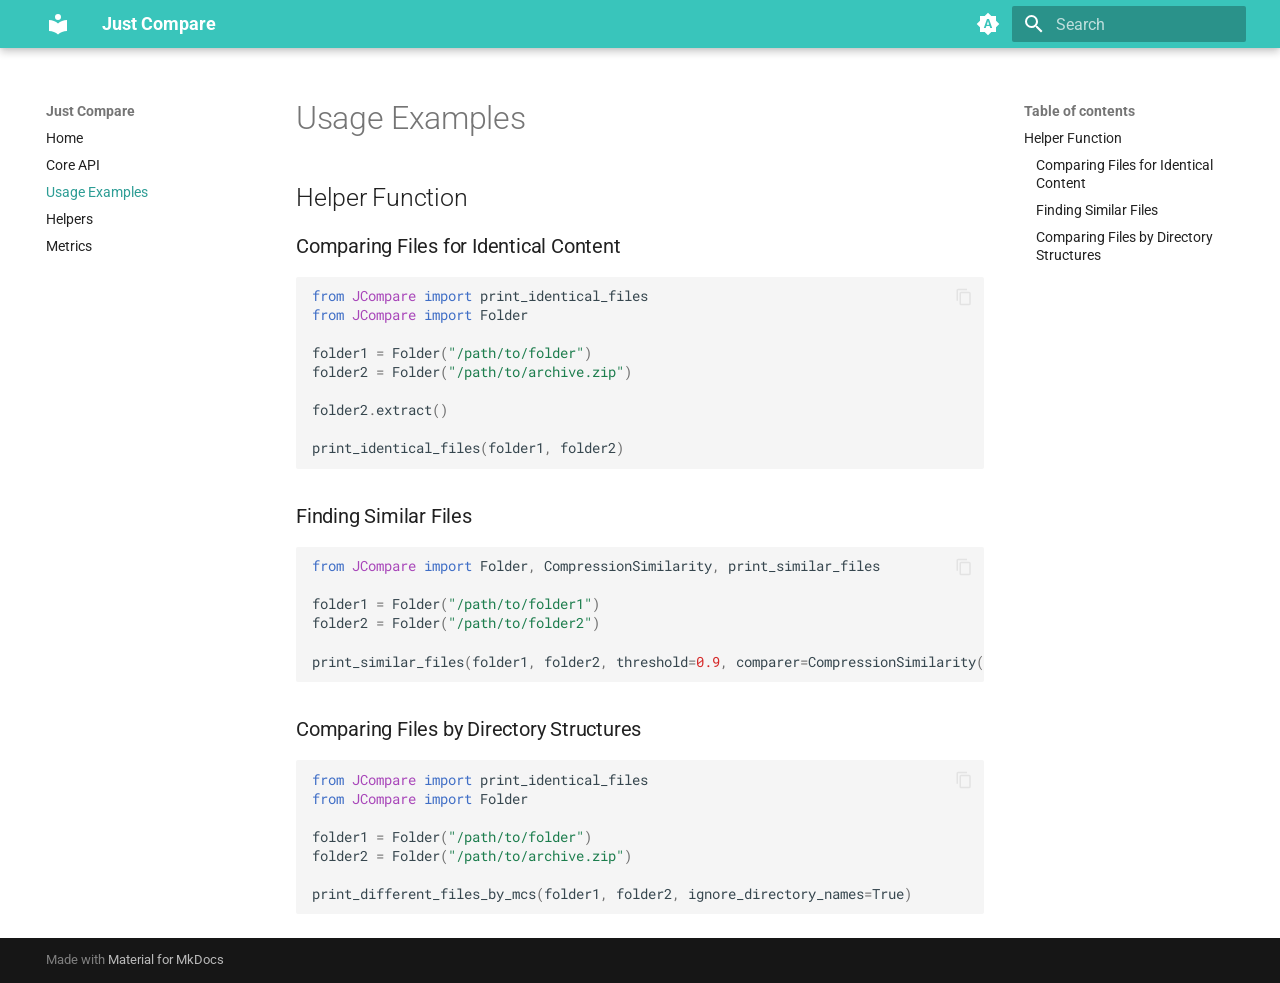
<file: examples/index.html>
<!doctype html>
<html lang="en" class="no-js">
  <head>
    
      <meta charset="utf-8">
      <meta name="viewport" content="width=device-width,initial-scale=1">
      
      
      
      
        <link rel="prev" href="../coreAPI/">
      
      
        <link rel="next" href="../helper/">
      
      
      <link rel="icon" href="../assets/images/favicon.png">
      <meta name="generator" content="mkdocs-1.5.3, mkdocs-material-9.5.7">
    
    
      
        <title>Usage Examples - Just Compare</title>
      
    
    
      <link rel="stylesheet" href="../assets/stylesheets/main.f2e4d321.min.css">
      
        
        <link rel="stylesheet" href="../assets/stylesheets/palette.06af60db.min.css">
      
      


    
    
      
    
    
      
        
        
        <link rel="preconnect" href="https://fonts.gstatic.com" crossorigin>
        <link rel="stylesheet" href="https://fonts.googleapis.com/css?family=Roboto:300,300i,400,400i,700,700i%7CRoboto+Mono:400,400i,700,700i&display=fallback">
        <style>:root{--md-text-font:"Roboto";--md-code-font:"Roboto Mono"}</style>
      
    
    
      <link rel="stylesheet" href="../assets/_mkdocstrings.css">
    
      <link rel="stylesheet" href="../stylesheets/extra.css">
    
    <script>__md_scope=new URL("..",location),__md_hash=e=>[...e].reduce((e,_)=>(e<<5)-e+_.charCodeAt(0),0),__md_get=(e,_=localStorage,t=__md_scope)=>JSON.parse(_.getItem(t.pathname+"."+e)),__md_set=(e,_,t=localStorage,a=__md_scope)=>{try{t.setItem(a.pathname+"."+e,JSON.stringify(_))}catch(e){}}</script>
    
      

    
    
    
  </head>
  
  
    
    
      
    
    
    
    
    <body dir="ltr" data-md-color-scheme="default" data-md-color-primary="indigo" data-md-color-accent="indigo">
  
    
    <input class="md-toggle" data-md-toggle="drawer" type="checkbox" id="__drawer" autocomplete="off">
    <input class="md-toggle" data-md-toggle="search" type="checkbox" id="__search" autocomplete="off">
    <label class="md-overlay" for="__drawer"></label>
    <div data-md-component="skip">
      
        
        <a href="#usage-examples" class="md-skip">
          Skip to content
        </a>
      
    </div>
    <div data-md-component="announce">
      
    </div>
    
    
      

  

<header class="md-header md-header--shadow" data-md-component="header">
  <nav class="md-header__inner md-grid" aria-label="Header">
    <a href=".." title="Just Compare" class="md-header__button md-logo" aria-label="Just Compare" data-md-component="logo">
      
  
  <svg xmlns="http://www.w3.org/2000/svg" viewBox="0 0 24 24"><path d="M12 8a3 3 0 0 0 3-3 3 3 0 0 0-3-3 3 3 0 0 0-3 3 3 3 0 0 0 3 3m0 3.54C9.64 9.35 6.5 8 3 8v11c3.5 0 6.64 1.35 9 3.54 2.36-2.19 5.5-3.54 9-3.54V8c-3.5 0-6.64 1.35-9 3.54Z"/></svg>

    </a>
    <label class="md-header__button md-icon" for="__drawer">
      
      <svg xmlns="http://www.w3.org/2000/svg" viewBox="0 0 24 24"><path d="M3 6h18v2H3V6m0 5h18v2H3v-2m0 5h18v2H3v-2Z"/></svg>
    </label>
    <div class="md-header__title" data-md-component="header-title">
      <div class="md-header__ellipsis">
        <div class="md-header__topic">
          <span class="md-ellipsis">
            Just Compare
          </span>
        </div>
        <div class="md-header__topic" data-md-component="header-topic">
          <span class="md-ellipsis">
            
              Usage Examples
            
          </span>
        </div>
      </div>
    </div>
    
      
        <form class="md-header__option" data-md-component="palette">
  
    
    
    
    <input class="md-option" data-md-color-media="(prefers-color-scheme)" data-md-color-scheme="default" data-md-color-primary="indigo" data-md-color-accent="indigo"  aria-label="Switch to light mode"  type="radio" name="__palette" id="__palette_0">
    
      <label class="md-header__button md-icon" title="Switch to light mode" for="__palette_1" hidden>
        <svg xmlns="http://www.w3.org/2000/svg" viewBox="0 0 24 24"><path d="m14.3 16-.7-2h-3.2l-.7 2H7.8L11 7h2l3.2 9h-1.9M20 8.69V4h-4.69L12 .69 8.69 4H4v4.69L.69 12 4 15.31V20h4.69L12 23.31 15.31 20H20v-4.69L23.31 12 20 8.69m-9.15 3.96h2.3L12 9l-1.15 3.65Z"/></svg>
      </label>
    
  
    
    
    
    <input class="md-option" data-md-color-media="(prefers-color-scheme: light)" data-md-color-scheme="default" data-md-color-primary="indigo" data-md-color-accent="indigo"  aria-label="Switch to dark mode"  type="radio" name="__palette" id="__palette_1">
    
      <label class="md-header__button md-icon" title="Switch to dark mode" for="__palette_2" hidden>
        <svg xmlns="http://www.w3.org/2000/svg" viewBox="0 0 24 24"><path d="M12 8a4 4 0 0 0-4 4 4 4 0 0 0 4 4 4 4 0 0 0 4-4 4 4 0 0 0-4-4m0 10a6 6 0 0 1-6-6 6 6 0 0 1 6-6 6 6 0 0 1 6 6 6 6 0 0 1-6 6m8-9.31V4h-4.69L12 .69 8.69 4H4v4.69L.69 12 4 15.31V20h4.69L12 23.31 15.31 20H20v-4.69L23.31 12 20 8.69Z"/></svg>
      </label>
    
  
    
    
    
    <input class="md-option" data-md-color-media="(prefers-color-scheme: dark)" data-md-color-scheme="slate" data-md-color-primary="indigo" data-md-color-accent="indigo"  aria-label="Switch to system preference"  type="radio" name="__palette" id="__palette_2">
    
      <label class="md-header__button md-icon" title="Switch to system preference" for="__palette_0" hidden>
        <svg xmlns="http://www.w3.org/2000/svg" viewBox="0 0 24 24"><path d="M12 18c-.89 0-1.74-.2-2.5-.55C11.56 16.5 13 14.42 13 12c0-2.42-1.44-4.5-3.5-5.45C10.26 6.2 11.11 6 12 6a6 6 0 0 1 6 6 6 6 0 0 1-6 6m8-9.31V4h-4.69L12 .69 8.69 4H4v4.69L.69 12 4 15.31V20h4.69L12 23.31 15.31 20H20v-4.69L23.31 12 20 8.69Z"/></svg>
      </label>
    
  
</form>
      
    
    
      <script>var media,input,key,value,palette=__md_get("__palette");if(palette&&palette.color){"(prefers-color-scheme)"===palette.color.media&&(media=matchMedia("(prefers-color-scheme: light)"),input=document.querySelector(media.matches?"[data-md-color-media='(prefers-color-scheme: light)']":"[data-md-color-media='(prefers-color-scheme: dark)']"),palette.color.media=input.getAttribute("data-md-color-media"),palette.color.scheme=input.getAttribute("data-md-color-scheme"),palette.color.primary=input.getAttribute("data-md-color-primary"),palette.color.accent=input.getAttribute("data-md-color-accent"));for([key,value]of Object.entries(palette.color))document.body.setAttribute("data-md-color-"+key,value)}</script>
    
    
    
      <label class="md-header__button md-icon" for="__search">
        
        <svg xmlns="http://www.w3.org/2000/svg" viewBox="0 0 24 24"><path d="M9.5 3A6.5 6.5 0 0 1 16 9.5c0 1.61-.59 3.09-1.56 4.23l.27.27h.79l5 5-1.5 1.5-5-5v-.79l-.27-.27A6.516 6.516 0 0 1 9.5 16 6.5 6.5 0 0 1 3 9.5 6.5 6.5 0 0 1 9.5 3m0 2C7 5 5 7 5 9.5S7 14 9.5 14 14 12 14 9.5 12 5 9.5 5Z"/></svg>
      </label>
      <div class="md-search" data-md-component="search" role="dialog">
  <label class="md-search__overlay" for="__search"></label>
  <div class="md-search__inner" role="search">
    <form class="md-search__form" name="search">
      <input type="text" class="md-search__input" name="query" aria-label="Search" placeholder="Search" autocapitalize="off" autocorrect="off" autocomplete="off" spellcheck="false" data-md-component="search-query" required>
      <label class="md-search__icon md-icon" for="__search">
        
        <svg xmlns="http://www.w3.org/2000/svg" viewBox="0 0 24 24"><path d="M9.5 3A6.5 6.5 0 0 1 16 9.5c0 1.61-.59 3.09-1.56 4.23l.27.27h.79l5 5-1.5 1.5-5-5v-.79l-.27-.27A6.516 6.516 0 0 1 9.5 16 6.5 6.5 0 0 1 3 9.5 6.5 6.5 0 0 1 9.5 3m0 2C7 5 5 7 5 9.5S7 14 9.5 14 14 12 14 9.5 12 5 9.5 5Z"/></svg>
        
        <svg xmlns="http://www.w3.org/2000/svg" viewBox="0 0 24 24"><path d="M20 11v2H8l5.5 5.5-1.42 1.42L4.16 12l7.92-7.92L13.5 5.5 8 11h12Z"/></svg>
      </label>
      <nav class="md-search__options" aria-label="Search">
        
        <button type="reset" class="md-search__icon md-icon" title="Clear" aria-label="Clear" tabindex="-1">
          
          <svg xmlns="http://www.w3.org/2000/svg" viewBox="0 0 24 24"><path d="M19 6.41 17.59 5 12 10.59 6.41 5 5 6.41 10.59 12 5 17.59 6.41 19 12 13.41 17.59 19 19 17.59 13.41 12 19 6.41Z"/></svg>
        </button>
      </nav>
      
    </form>
    <div class="md-search__output">
      <div class="md-search__scrollwrap" data-md-scrollfix>
        <div class="md-search-result" data-md-component="search-result">
          <div class="md-search-result__meta">
            Initializing search
          </div>
          <ol class="md-search-result__list" role="presentation"></ol>
        </div>
      </div>
    </div>
  </div>
</div>
    
    
  </nav>
  
</header>
    
    <div class="md-container" data-md-component="container">
      
      
        
          
        
      
      <main class="md-main" data-md-component="main">
        <div class="md-main__inner md-grid">
          
            
              
              <div class="md-sidebar md-sidebar--primary" data-md-component="sidebar" data-md-type="navigation" >
                <div class="md-sidebar__scrollwrap">
                  <div class="md-sidebar__inner">
                    



<nav class="md-nav md-nav--primary" aria-label="Navigation" data-md-level="0">
  <label class="md-nav__title" for="__drawer">
    <a href=".." title="Just Compare" class="md-nav__button md-logo" aria-label="Just Compare" data-md-component="logo">
      
  
  <svg xmlns="http://www.w3.org/2000/svg" viewBox="0 0 24 24"><path d="M12 8a3 3 0 0 0 3-3 3 3 0 0 0-3-3 3 3 0 0 0-3 3 3 3 0 0 0 3 3m0 3.54C9.64 9.35 6.5 8 3 8v11c3.5 0 6.64 1.35 9 3.54 2.36-2.19 5.5-3.54 9-3.54V8c-3.5 0-6.64 1.35-9 3.54Z"/></svg>

    </a>
    Just Compare
  </label>
  
  <ul class="md-nav__list" data-md-scrollfix>
    
      
      
  
  
  
  
    <li class="md-nav__item">
      <a href=".." class="md-nav__link">
        
  
  <span class="md-ellipsis">
    Home
  </span>
  

      </a>
    </li>
  

    
      
      
  
  
  
  
    <li class="md-nav__item">
      <a href="../coreAPI/" class="md-nav__link">
        
  
  <span class="md-ellipsis">
    Core API
  </span>
  

      </a>
    </li>
  

    
      
      
  
  
    
  
  
  
    <li class="md-nav__item md-nav__item--active">
      
      <input class="md-nav__toggle md-toggle" type="checkbox" id="__toc">
      
      
        
      
      
        <label class="md-nav__link md-nav__link--active" for="__toc">
          
  
  <span class="md-ellipsis">
    Usage Examples
  </span>
  

          <span class="md-nav__icon md-icon"></span>
        </label>
      
      <a href="./" class="md-nav__link md-nav__link--active">
        
  
  <span class="md-ellipsis">
    Usage Examples
  </span>
  

      </a>
      
        

<nav class="md-nav md-nav--secondary" aria-label="Table of contents">
  
  
  
    
  
  
    <label class="md-nav__title" for="__toc">
      <span class="md-nav__icon md-icon"></span>
      Table of contents
    </label>
    <ul class="md-nav__list" data-md-component="toc" data-md-scrollfix>
      
        <li class="md-nav__item">
  <a href="#helper-function" class="md-nav__link">
    <span class="md-ellipsis">
      Helper Function
    </span>
  </a>
  
    <nav class="md-nav" aria-label="Helper Function">
      <ul class="md-nav__list">
        
          <li class="md-nav__item">
  <a href="#comparing-files-for-identical-content" class="md-nav__link">
    <span class="md-ellipsis">
      Comparing Files for Identical Content
    </span>
  </a>
  
</li>
        
          <li class="md-nav__item">
  <a href="#finding-similar-files" class="md-nav__link">
    <span class="md-ellipsis">
      Finding Similar Files
    </span>
  </a>
  
</li>
        
          <li class="md-nav__item">
  <a href="#comparing-files-by-directory-structures" class="md-nav__link">
    <span class="md-ellipsis">
      Comparing Files by Directory Structures
    </span>
  </a>
  
</li>
        
      </ul>
    </nav>
  
</li>
      
    </ul>
  
</nav>
      
    </li>
  

    
      
      
  
  
  
  
    <li class="md-nav__item">
      <a href="../helper/" class="md-nav__link">
        
  
  <span class="md-ellipsis">
    Helpers
  </span>
  

      </a>
    </li>
  

    
      
      
  
  
  
  
    <li class="md-nav__item">
      <a href="../metrics/" class="md-nav__link">
        
  
  <span class="md-ellipsis">
    Metrics
  </span>
  

      </a>
    </li>
  

    
  </ul>
</nav>
                  </div>
                </div>
              </div>
            
            
              
              <div class="md-sidebar md-sidebar--secondary" data-md-component="sidebar" data-md-type="toc" >
                <div class="md-sidebar__scrollwrap">
                  <div class="md-sidebar__inner">
                    

<nav class="md-nav md-nav--secondary" aria-label="Table of contents">
  
  
  
    
  
  
    <label class="md-nav__title" for="__toc">
      <span class="md-nav__icon md-icon"></span>
      Table of contents
    </label>
    <ul class="md-nav__list" data-md-component="toc" data-md-scrollfix>
      
        <li class="md-nav__item">
  <a href="#helper-function" class="md-nav__link">
    <span class="md-ellipsis">
      Helper Function
    </span>
  </a>
  
    <nav class="md-nav" aria-label="Helper Function">
      <ul class="md-nav__list">
        
          <li class="md-nav__item">
  <a href="#comparing-files-for-identical-content" class="md-nav__link">
    <span class="md-ellipsis">
      Comparing Files for Identical Content
    </span>
  </a>
  
</li>
        
          <li class="md-nav__item">
  <a href="#finding-similar-files" class="md-nav__link">
    <span class="md-ellipsis">
      Finding Similar Files
    </span>
  </a>
  
</li>
        
          <li class="md-nav__item">
  <a href="#comparing-files-by-directory-structures" class="md-nav__link">
    <span class="md-ellipsis">
      Comparing Files by Directory Structures
    </span>
  </a>
  
</li>
        
      </ul>
    </nav>
  
</li>
      
    </ul>
  
</nav>
                  </div>
                </div>
              </div>
            
          
          
            <div class="md-content" data-md-component="content">
              <article class="md-content__inner md-typeset">
                
                  


<h1 id="usage-examples">Usage Examples</h1>
<h2 id="helper-function">Helper Function</h2>
<h3 id="comparing-files-for-identical-content">Comparing Files for Identical Content</h3>
<div class="language-python highlight"><pre><span></span><code><span id="__span-0-1"><a id="__codelineno-0-1" name="__codelineno-0-1" href="#__codelineno-0-1"></a><span class="kn">from</span> <span class="nn">JCompare</span> <span class="kn">import</span> <span class="n">print_identical_files</span>
</span><span id="__span-0-2"><a id="__codelineno-0-2" name="__codelineno-0-2" href="#__codelineno-0-2"></a><span class="kn">from</span> <span class="nn">JCompare</span> <span class="kn">import</span> <span class="n">Folder</span>
</span><span id="__span-0-3"><a id="__codelineno-0-3" name="__codelineno-0-3" href="#__codelineno-0-3"></a>
</span><span id="__span-0-4"><a id="__codelineno-0-4" name="__codelineno-0-4" href="#__codelineno-0-4"></a><span class="n">folder1</span> <span class="o">=</span> <span class="n">Folder</span><span class="p">(</span><span class="s2">&quot;/path/to/folder&quot;</span><span class="p">)</span>
</span><span id="__span-0-5"><a id="__codelineno-0-5" name="__codelineno-0-5" href="#__codelineno-0-5"></a><span class="n">folder2</span> <span class="o">=</span> <span class="n">Folder</span><span class="p">(</span><span class="s2">&quot;/path/to/archive.zip&quot;</span><span class="p">)</span>
</span><span id="__span-0-6"><a id="__codelineno-0-6" name="__codelineno-0-6" href="#__codelineno-0-6"></a>
</span><span id="__span-0-7"><a id="__codelineno-0-7" name="__codelineno-0-7" href="#__codelineno-0-7"></a><span class="n">folder2</span><span class="o">.</span><span class="n">extract</span><span class="p">()</span>
</span><span id="__span-0-8"><a id="__codelineno-0-8" name="__codelineno-0-8" href="#__codelineno-0-8"></a>
</span><span id="__span-0-9"><a id="__codelineno-0-9" name="__codelineno-0-9" href="#__codelineno-0-9"></a><span class="n">print_identical_files</span><span class="p">(</span><span class="n">folder1</span><span class="p">,</span> <span class="n">folder2</span><span class="p">)</span>
</span></code></pre></div>
<h3 id="finding-similar-files">Finding Similar Files</h3>
<div class="language-python highlight"><pre><span></span><code><span id="__span-1-1"><a id="__codelineno-1-1" name="__codelineno-1-1" href="#__codelineno-1-1"></a><span class="kn">from</span> <span class="nn">JCompare</span> <span class="kn">import</span> <span class="n">Folder</span><span class="p">,</span> <span class="n">CompressionSimilarity</span><span class="p">,</span> <span class="n">print_similar_files</span>
</span><span id="__span-1-2"><a id="__codelineno-1-2" name="__codelineno-1-2" href="#__codelineno-1-2"></a>
</span><span id="__span-1-3"><a id="__codelineno-1-3" name="__codelineno-1-3" href="#__codelineno-1-3"></a><span class="n">folder1</span> <span class="o">=</span> <span class="n">Folder</span><span class="p">(</span><span class="s2">&quot;/path/to/folder1&quot;</span><span class="p">)</span>
</span><span id="__span-1-4"><a id="__codelineno-1-4" name="__codelineno-1-4" href="#__codelineno-1-4"></a><span class="n">folder2</span> <span class="o">=</span> <span class="n">Folder</span><span class="p">(</span><span class="s2">&quot;/path/to/folder2&quot;</span><span class="p">)</span>
</span><span id="__span-1-5"><a id="__codelineno-1-5" name="__codelineno-1-5" href="#__codelineno-1-5"></a>
</span><span id="__span-1-6"><a id="__codelineno-1-6" name="__codelineno-1-6" href="#__codelineno-1-6"></a><span class="n">print_similar_files</span><span class="p">(</span><span class="n">folder1</span><span class="p">,</span> <span class="n">folder2</span><span class="p">,</span> <span class="n">threshold</span><span class="o">=</span><span class="mf">0.9</span><span class="p">,</span> <span class="n">comparer</span><span class="o">=</span><span class="n">CompressionSimilarity</span><span class="p">(</span><span class="s2">&quot;zstd&quot;</span><span class="p">))</span>
</span></code></pre></div>
<h3 id="comparing-files-by-directory-structures">Comparing Files by Directory Structures</h3>
<div class="language-python highlight"><pre><span></span><code><span id="__span-2-1"><a id="__codelineno-2-1" name="__codelineno-2-1" href="#__codelineno-2-1"></a><span class="kn">from</span> <span class="nn">JCompare</span> <span class="kn">import</span> <span class="n">print_identical_files</span>
</span><span id="__span-2-2"><a id="__codelineno-2-2" name="__codelineno-2-2" href="#__codelineno-2-2"></a><span class="kn">from</span> <span class="nn">JCompare</span> <span class="kn">import</span> <span class="n">Folder</span>
</span><span id="__span-2-3"><a id="__codelineno-2-3" name="__codelineno-2-3" href="#__codelineno-2-3"></a>
</span><span id="__span-2-4"><a id="__codelineno-2-4" name="__codelineno-2-4" href="#__codelineno-2-4"></a><span class="n">folder1</span> <span class="o">=</span> <span class="n">Folder</span><span class="p">(</span><span class="s2">&quot;/path/to/folder&quot;</span><span class="p">)</span>
</span><span id="__span-2-5"><a id="__codelineno-2-5" name="__codelineno-2-5" href="#__codelineno-2-5"></a><span class="n">folder2</span> <span class="o">=</span> <span class="n">Folder</span><span class="p">(</span><span class="s2">&quot;/path/to/archive.zip&quot;</span><span class="p">)</span>
</span><span id="__span-2-6"><a id="__codelineno-2-6" name="__codelineno-2-6" href="#__codelineno-2-6"></a>
</span><span id="__span-2-7"><a id="__codelineno-2-7" name="__codelineno-2-7" href="#__codelineno-2-7"></a><span class="n">print_different_files_by_mcs</span><span class="p">(</span><span class="n">folder1</span><span class="p">,</span> <span class="n">folder2</span><span class="p">,</span> <span class="n">ignore_directory_names</span><span class="o">=</span><span class="kc">True</span><span class="p">)</span>
</span></code></pre></div>












                
              </article>
            </div>
          
          
<script>var target=document.getElementById(location.hash.slice(1));target&&target.name&&(target.checked=target.name.startsWith("__tabbed_"))</script>
        </div>
        
      </main>
      
        <footer class="md-footer">
  
  <div class="md-footer-meta md-typeset">
    <div class="md-footer-meta__inner md-grid">
      <div class="md-copyright">
  
  
    Made with
    <a href="https://squidfunk.github.io/mkdocs-material/" target="_blank" rel="noopener">
      Material for MkDocs
    </a>
  
</div>
      
    </div>
  </div>
</footer>
      
    </div>
    <div class="md-dialog" data-md-component="dialog">
      <div class="md-dialog__inner md-typeset"></div>
    </div>
    
    
    <script id="__config" type="application/json">{"base": "..", "features": ["content.code.copy"], "search": "../assets/javascripts/workers/search.b8dbb3d2.min.js", "translations": {"clipboard.copied": "Copied to clipboard", "clipboard.copy": "Copy to clipboard", "search.result.more.one": "1 more on this page", "search.result.more.other": "# more on this page", "search.result.none": "No matching documents", "search.result.one": "1 matching document", "search.result.other": "# matching documents", "search.result.placeholder": "Type to start searching", "search.result.term.missing": "Missing", "select.version": "Select version"}}</script>
    
    
      <script src="../assets/javascripts/bundle.caa56a14.min.js"></script>
      
    
  </body>
</html>
</file>
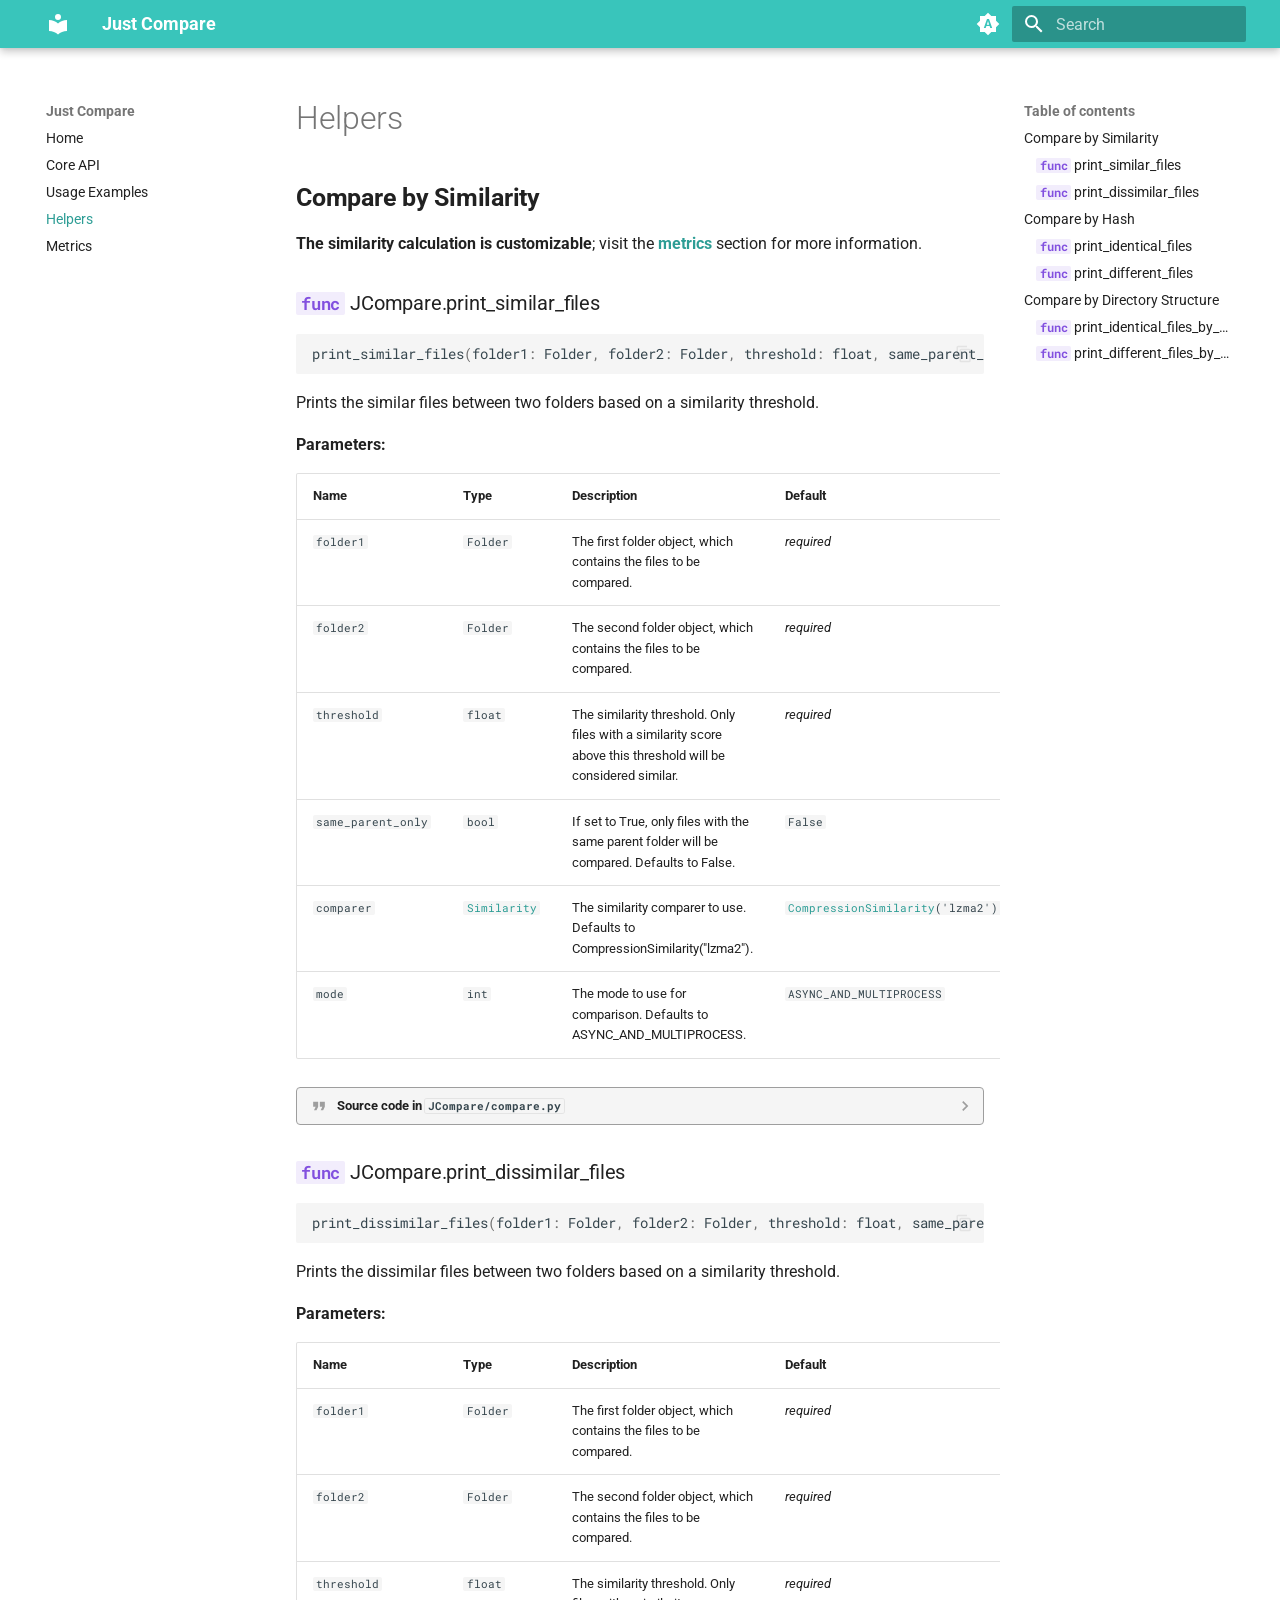
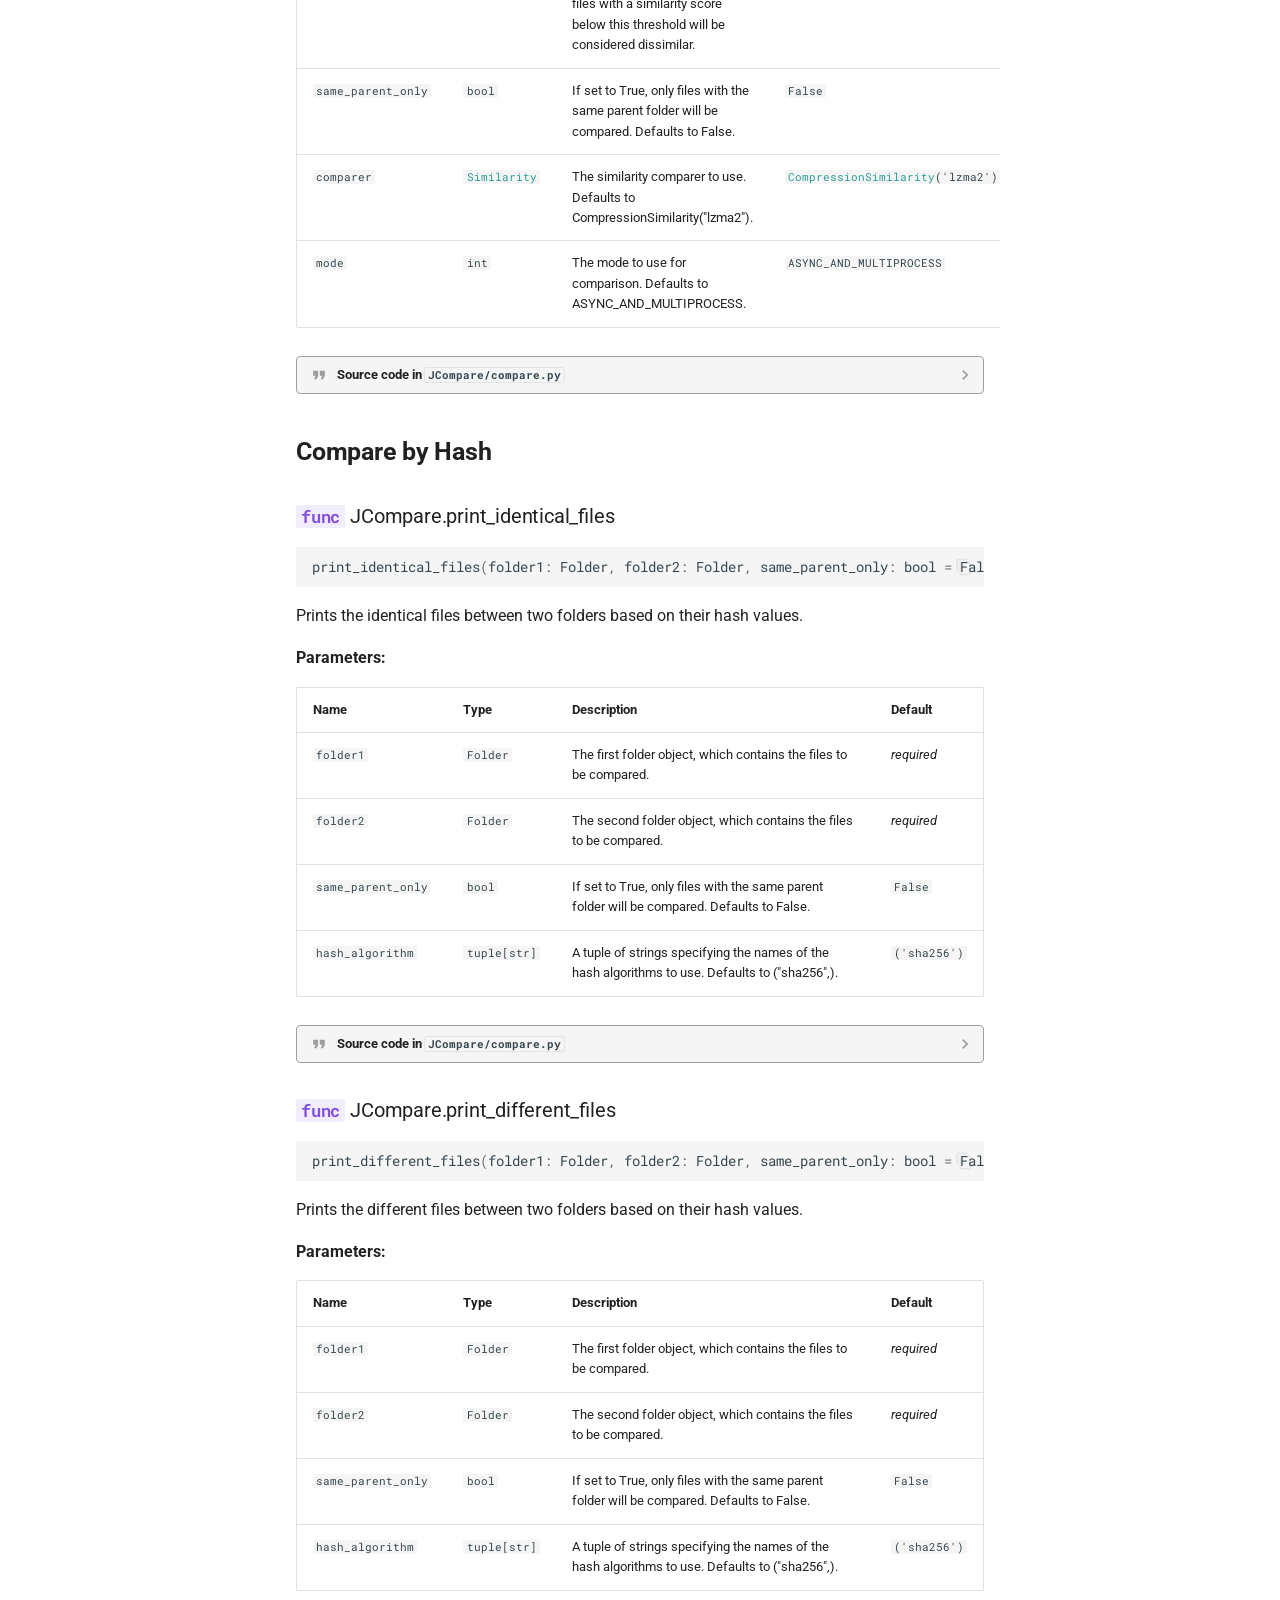
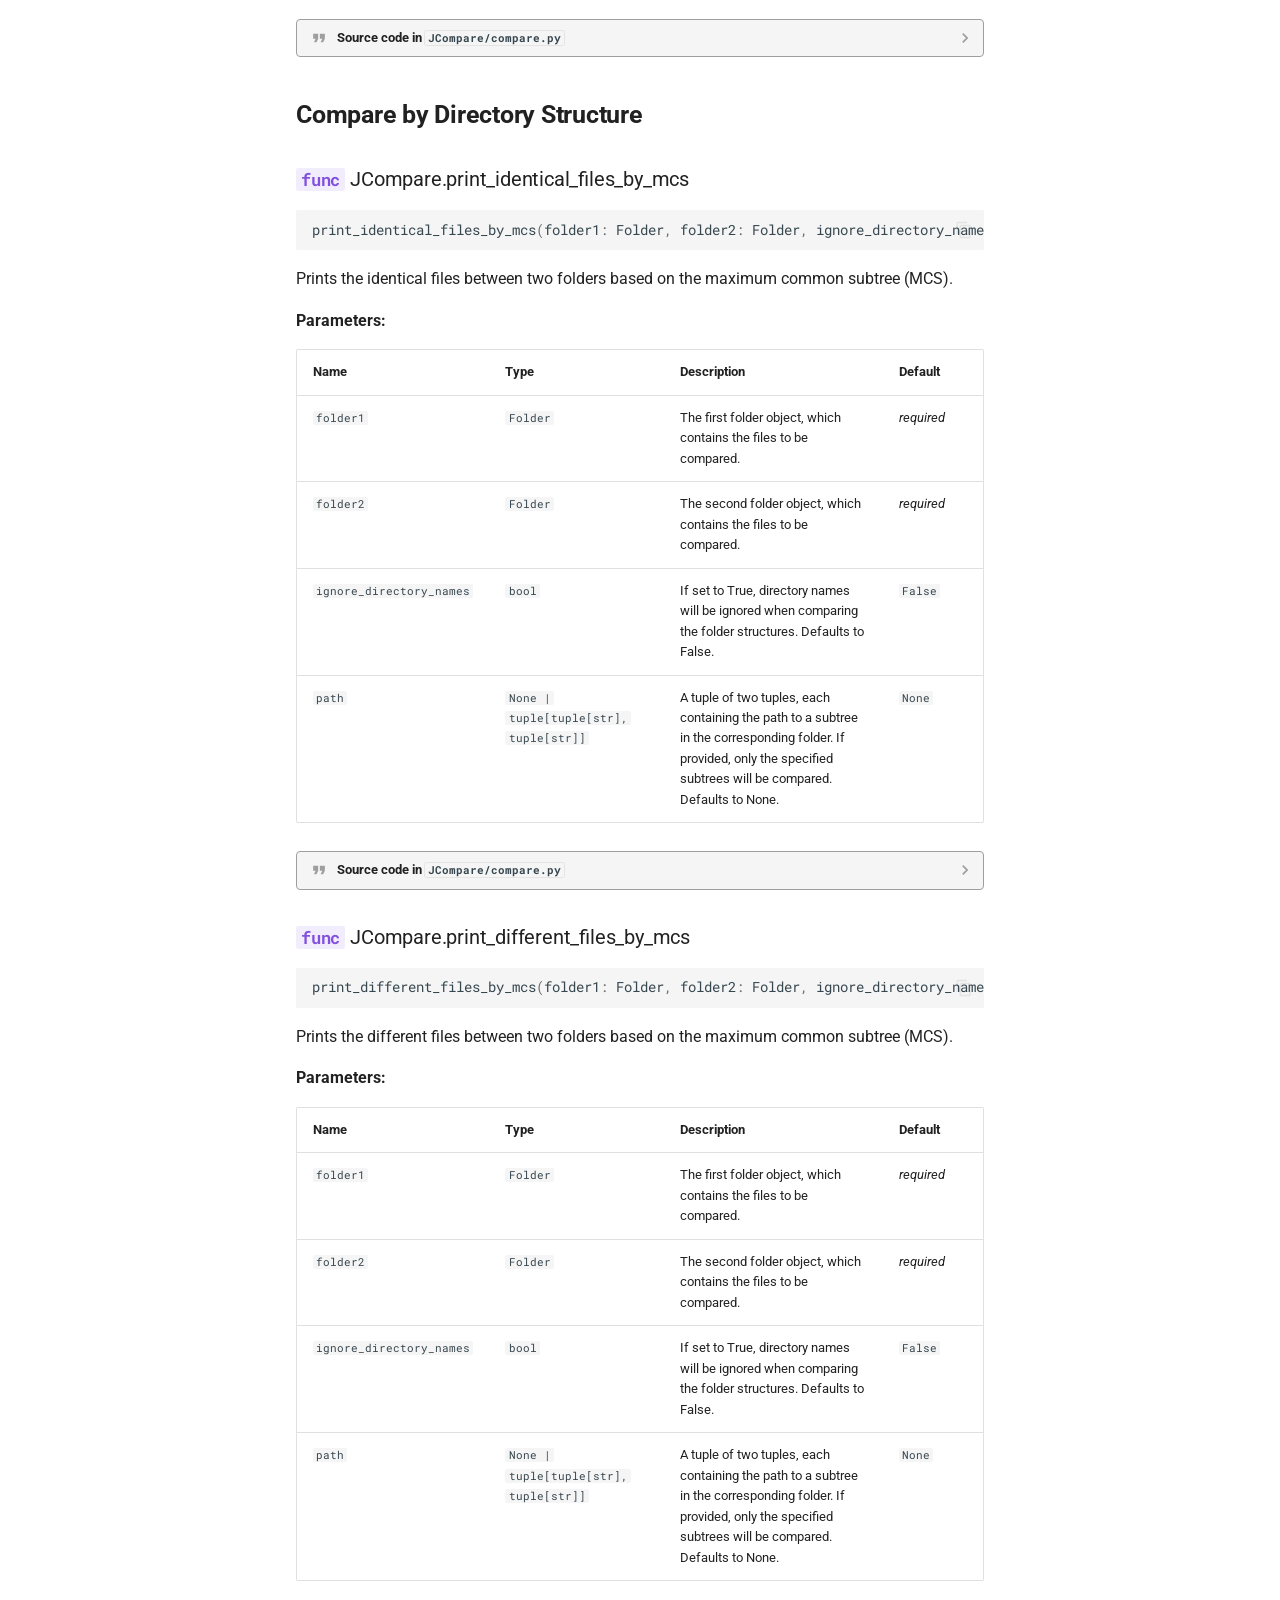
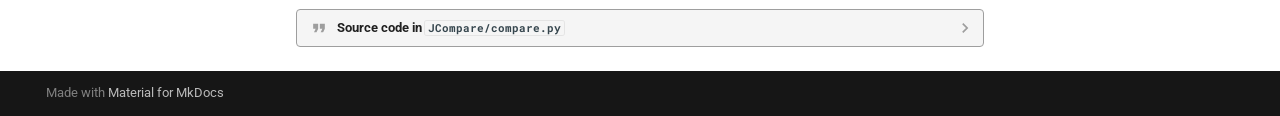
<file: helper/index.html>
<!doctype html>
<html lang="en" class="no-js">
  <head>
    
      <meta charset="utf-8">
      <meta name="viewport" content="width=device-width,initial-scale=1">
      
      
      
      
        <link rel="prev" href="../examples/">
      
      
        <link rel="next" href="../metrics/">
      
      
      <link rel="icon" href="../assets/images/favicon.png">
      <meta name="generator" content="mkdocs-1.5.3, mkdocs-material-9.5.7">
    
    
      
        <title>Helpers - Just Compare</title>
      
    
    
      <link rel="stylesheet" href="../assets/stylesheets/main.f2e4d321.min.css">
      
        
        <link rel="stylesheet" href="../assets/stylesheets/palette.06af60db.min.css">
      
      


    
    
      
    
    
      
        
        
        <link rel="preconnect" href="https://fonts.gstatic.com" crossorigin>
        <link rel="stylesheet" href="https://fonts.googleapis.com/css?family=Roboto:300,300i,400,400i,700,700i%7CRoboto+Mono:400,400i,700,700i&display=fallback">
        <style>:root{--md-text-font:"Roboto";--md-code-font:"Roboto Mono"}</style>
      
    
    
      <link rel="stylesheet" href="../assets/_mkdocstrings.css">
    
      <link rel="stylesheet" href="../stylesheets/extra.css">
    
    <script>__md_scope=new URL("..",location),__md_hash=e=>[...e].reduce((e,_)=>(e<<5)-e+_.charCodeAt(0),0),__md_get=(e,_=localStorage,t=__md_scope)=>JSON.parse(_.getItem(t.pathname+"."+e)),__md_set=(e,_,t=localStorage,a=__md_scope)=>{try{t.setItem(a.pathname+"."+e,JSON.stringify(_))}catch(e){}}</script>
    
      

    
    
    
  </head>
  
  
    
    
      
    
    
    
    
    <body dir="ltr" data-md-color-scheme="default" data-md-color-primary="indigo" data-md-color-accent="indigo">
  
    
    <input class="md-toggle" data-md-toggle="drawer" type="checkbox" id="__drawer" autocomplete="off">
    <input class="md-toggle" data-md-toggle="search" type="checkbox" id="__search" autocomplete="off">
    <label class="md-overlay" for="__drawer"></label>
    <div data-md-component="skip">
      
        
        <a href="#helpers" class="md-skip">
          Skip to content
        </a>
      
    </div>
    <div data-md-component="announce">
      
    </div>
    
    
      

  

<header class="md-header md-header--shadow" data-md-component="header">
  <nav class="md-header__inner md-grid" aria-label="Header">
    <a href=".." title="Just Compare" class="md-header__button md-logo" aria-label="Just Compare" data-md-component="logo">
      
  
  <svg xmlns="http://www.w3.org/2000/svg" viewBox="0 0 24 24"><path d="M12 8a3 3 0 0 0 3-3 3 3 0 0 0-3-3 3 3 0 0 0-3 3 3 3 0 0 0 3 3m0 3.54C9.64 9.35 6.5 8 3 8v11c3.5 0 6.64 1.35 9 3.54 2.36-2.19 5.5-3.54 9-3.54V8c-3.5 0-6.64 1.35-9 3.54Z"/></svg>

    </a>
    <label class="md-header__button md-icon" for="__drawer">
      
      <svg xmlns="http://www.w3.org/2000/svg" viewBox="0 0 24 24"><path d="M3 6h18v2H3V6m0 5h18v2H3v-2m0 5h18v2H3v-2Z"/></svg>
    </label>
    <div class="md-header__title" data-md-component="header-title">
      <div class="md-header__ellipsis">
        <div class="md-header__topic">
          <span class="md-ellipsis">
            Just Compare
          </span>
        </div>
        <div class="md-header__topic" data-md-component="header-topic">
          <span class="md-ellipsis">
            
              Helpers
            
          </span>
        </div>
      </div>
    </div>
    
      
        <form class="md-header__option" data-md-component="palette">
  
    
    
    
    <input class="md-option" data-md-color-media="(prefers-color-scheme)" data-md-color-scheme="default" data-md-color-primary="indigo" data-md-color-accent="indigo"  aria-label="Switch to light mode"  type="radio" name="__palette" id="__palette_0">
    
      <label class="md-header__button md-icon" title="Switch to light mode" for="__palette_1" hidden>
        <svg xmlns="http://www.w3.org/2000/svg" viewBox="0 0 24 24"><path d="m14.3 16-.7-2h-3.2l-.7 2H7.8L11 7h2l3.2 9h-1.9M20 8.69V4h-4.69L12 .69 8.69 4H4v4.69L.69 12 4 15.31V20h4.69L12 23.31 15.31 20H20v-4.69L23.31 12 20 8.69m-9.15 3.96h2.3L12 9l-1.15 3.65Z"/></svg>
      </label>
    
  
    
    
    
    <input class="md-option" data-md-color-media="(prefers-color-scheme: light)" data-md-color-scheme="default" data-md-color-primary="indigo" data-md-color-accent="indigo"  aria-label="Switch to dark mode"  type="radio" name="__palette" id="__palette_1">
    
      <label class="md-header__button md-icon" title="Switch to dark mode" for="__palette_2" hidden>
        <svg xmlns="http://www.w3.org/2000/svg" viewBox="0 0 24 24"><path d="M12 8a4 4 0 0 0-4 4 4 4 0 0 0 4 4 4 4 0 0 0 4-4 4 4 0 0 0-4-4m0 10a6 6 0 0 1-6-6 6 6 0 0 1 6-6 6 6 0 0 1 6 6 6 6 0 0 1-6 6m8-9.31V4h-4.69L12 .69 8.69 4H4v4.69L.69 12 4 15.31V20h4.69L12 23.31 15.31 20H20v-4.69L23.31 12 20 8.69Z"/></svg>
      </label>
    
  
    
    
    
    <input class="md-option" data-md-color-media="(prefers-color-scheme: dark)" data-md-color-scheme="slate" data-md-color-primary="indigo" data-md-color-accent="indigo"  aria-label="Switch to system preference"  type="radio" name="__palette" id="__palette_2">
    
      <label class="md-header__button md-icon" title="Switch to system preference" for="__palette_0" hidden>
        <svg xmlns="http://www.w3.org/2000/svg" viewBox="0 0 24 24"><path d="M12 18c-.89 0-1.74-.2-2.5-.55C11.56 16.5 13 14.42 13 12c0-2.42-1.44-4.5-3.5-5.45C10.26 6.2 11.11 6 12 6a6 6 0 0 1 6 6 6 6 0 0 1-6 6m8-9.31V4h-4.69L12 .69 8.69 4H4v4.69L.69 12 4 15.31V20h4.69L12 23.31 15.31 20H20v-4.69L23.31 12 20 8.69Z"/></svg>
      </label>
    
  
</form>
      
    
    
      <script>var media,input,key,value,palette=__md_get("__palette");if(palette&&palette.color){"(prefers-color-scheme)"===palette.color.media&&(media=matchMedia("(prefers-color-scheme: light)"),input=document.querySelector(media.matches?"[data-md-color-media='(prefers-color-scheme: light)']":"[data-md-color-media='(prefers-color-scheme: dark)']"),palette.color.media=input.getAttribute("data-md-color-media"),palette.color.scheme=input.getAttribute("data-md-color-scheme"),palette.color.primary=input.getAttribute("data-md-color-primary"),palette.color.accent=input.getAttribute("data-md-color-accent"));for([key,value]of Object.entries(palette.color))document.body.setAttribute("data-md-color-"+key,value)}</script>
    
    
    
      <label class="md-header__button md-icon" for="__search">
        
        <svg xmlns="http://www.w3.org/2000/svg" viewBox="0 0 24 24"><path d="M9.5 3A6.5 6.5 0 0 1 16 9.5c0 1.61-.59 3.09-1.56 4.23l.27.27h.79l5 5-1.5 1.5-5-5v-.79l-.27-.27A6.516 6.516 0 0 1 9.5 16 6.5 6.5 0 0 1 3 9.5 6.5 6.5 0 0 1 9.5 3m0 2C7 5 5 7 5 9.5S7 14 9.5 14 14 12 14 9.5 12 5 9.5 5Z"/></svg>
      </label>
      <div class="md-search" data-md-component="search" role="dialog">
  <label class="md-search__overlay" for="__search"></label>
  <div class="md-search__inner" role="search">
    <form class="md-search__form" name="search">
      <input type="text" class="md-search__input" name="query" aria-label="Search" placeholder="Search" autocapitalize="off" autocorrect="off" autocomplete="off" spellcheck="false" data-md-component="search-query" required>
      <label class="md-search__icon md-icon" for="__search">
        
        <svg xmlns="http://www.w3.org/2000/svg" viewBox="0 0 24 24"><path d="M9.5 3A6.5 6.5 0 0 1 16 9.5c0 1.61-.59 3.09-1.56 4.23l.27.27h.79l5 5-1.5 1.5-5-5v-.79l-.27-.27A6.516 6.516 0 0 1 9.5 16 6.5 6.5 0 0 1 3 9.5 6.5 6.5 0 0 1 9.5 3m0 2C7 5 5 7 5 9.5S7 14 9.5 14 14 12 14 9.5 12 5 9.5 5Z"/></svg>
        
        <svg xmlns="http://www.w3.org/2000/svg" viewBox="0 0 24 24"><path d="M20 11v2H8l5.5 5.5-1.42 1.42L4.16 12l7.92-7.92L13.5 5.5 8 11h12Z"/></svg>
      </label>
      <nav class="md-search__options" aria-label="Search">
        
        <button type="reset" class="md-search__icon md-icon" title="Clear" aria-label="Clear" tabindex="-1">
          
          <svg xmlns="http://www.w3.org/2000/svg" viewBox="0 0 24 24"><path d="M19 6.41 17.59 5 12 10.59 6.41 5 5 6.41 10.59 12 5 17.59 6.41 19 12 13.41 17.59 19 19 17.59 13.41 12 19 6.41Z"/></svg>
        </button>
      </nav>
      
    </form>
    <div class="md-search__output">
      <div class="md-search__scrollwrap" data-md-scrollfix>
        <div class="md-search-result" data-md-component="search-result">
          <div class="md-search-result__meta">
            Initializing search
          </div>
          <ol class="md-search-result__list" role="presentation"></ol>
        </div>
      </div>
    </div>
  </div>
</div>
    
    
  </nav>
  
</header>
    
    <div class="md-container" data-md-component="container">
      
      
        
          
        
      
      <main class="md-main" data-md-component="main">
        <div class="md-main__inner md-grid">
          
            
              
              <div class="md-sidebar md-sidebar--primary" data-md-component="sidebar" data-md-type="navigation" >
                <div class="md-sidebar__scrollwrap">
                  <div class="md-sidebar__inner">
                    



<nav class="md-nav md-nav--primary" aria-label="Navigation" data-md-level="0">
  <label class="md-nav__title" for="__drawer">
    <a href=".." title="Just Compare" class="md-nav__button md-logo" aria-label="Just Compare" data-md-component="logo">
      
  
  <svg xmlns="http://www.w3.org/2000/svg" viewBox="0 0 24 24"><path d="M12 8a3 3 0 0 0 3-3 3 3 0 0 0-3-3 3 3 0 0 0-3 3 3 3 0 0 0 3 3m0 3.54C9.64 9.35 6.5 8 3 8v11c3.5 0 6.64 1.35 9 3.54 2.36-2.19 5.5-3.54 9-3.54V8c-3.5 0-6.64 1.35-9 3.54Z"/></svg>

    </a>
    Just Compare
  </label>
  
  <ul class="md-nav__list" data-md-scrollfix>
    
      
      
  
  
  
  
    <li class="md-nav__item">
      <a href=".." class="md-nav__link">
        
  
  <span class="md-ellipsis">
    Home
  </span>
  

      </a>
    </li>
  

    
      
      
  
  
  
  
    <li class="md-nav__item">
      <a href="../coreAPI/" class="md-nav__link">
        
  
  <span class="md-ellipsis">
    Core API
  </span>
  

      </a>
    </li>
  

    
      
      
  
  
  
  
    <li class="md-nav__item">
      <a href="../examples/" class="md-nav__link">
        
  
  <span class="md-ellipsis">
    Usage Examples
  </span>
  

      </a>
    </li>
  

    
      
      
  
  
    
  
  
  
    <li class="md-nav__item md-nav__item--active">
      
      <input class="md-nav__toggle md-toggle" type="checkbox" id="__toc">
      
      
        
      
      
        <label class="md-nav__link md-nav__link--active" for="__toc">
          
  
  <span class="md-ellipsis">
    Helpers
  </span>
  

          <span class="md-nav__icon md-icon"></span>
        </label>
      
      <a href="./" class="md-nav__link md-nav__link--active">
        
  
  <span class="md-ellipsis">
    Helpers
  </span>
  

      </a>
      
        

<nav class="md-nav md-nav--secondary" aria-label="Table of contents">
  
  
  
    
  
  
    <label class="md-nav__title" for="__toc">
      <span class="md-nav__icon md-icon"></span>
      Table of contents
    </label>
    <ul class="md-nav__list" data-md-component="toc" data-md-scrollfix>
      
        <li class="md-nav__item">
  <a href="#compare-by-similarity" class="md-nav__link">
    <span class="md-ellipsis">
      Compare by Similarity
    </span>
  </a>
  
    <nav class="md-nav" aria-label="Compare by Similarity">
      <ul class="md-nav__list">
        
          <li class="md-nav__item">
  <a href="#JCompare.print_similar_files" class="md-nav__link">
    <span class="md-ellipsis">
      <code class="doc-symbol doc-symbol-toc doc-symbol-function"></code>&nbsp;print_similar_files
    </span>
  </a>
  
</li>
        
          <li class="md-nav__item">
  <a href="#JCompare.print_dissimilar_files" class="md-nav__link">
    <span class="md-ellipsis">
      <code class="doc-symbol doc-symbol-toc doc-symbol-function"></code>&nbsp;print_dissimilar_files
    </span>
  </a>
  
</li>
        
      </ul>
    </nav>
  
</li>
      
        <li class="md-nav__item">
  <a href="#compare-by-hash" class="md-nav__link">
    <span class="md-ellipsis">
      Compare by Hash
    </span>
  </a>
  
    <nav class="md-nav" aria-label="Compare by Hash">
      <ul class="md-nav__list">
        
          <li class="md-nav__item">
  <a href="#JCompare.print_identical_files" class="md-nav__link">
    <span class="md-ellipsis">
      <code class="doc-symbol doc-symbol-toc doc-symbol-function"></code>&nbsp;print_identical_files
    </span>
  </a>
  
</li>
        
          <li class="md-nav__item">
  <a href="#JCompare.print_different_files" class="md-nav__link">
    <span class="md-ellipsis">
      <code class="doc-symbol doc-symbol-toc doc-symbol-function"></code>&nbsp;print_different_files
    </span>
  </a>
  
</li>
        
      </ul>
    </nav>
  
</li>
      
        <li class="md-nav__item">
  <a href="#compare-by-directory-structure" class="md-nav__link">
    <span class="md-ellipsis">
      Compare by Directory Structure
    </span>
  </a>
  
    <nav class="md-nav" aria-label="Compare by Directory Structure">
      <ul class="md-nav__list">
        
          <li class="md-nav__item">
  <a href="#JCompare.print_identical_files_by_mcs" class="md-nav__link">
    <span class="md-ellipsis">
      <code class="doc-symbol doc-symbol-toc doc-symbol-function"></code>&nbsp;print_identical_files_by_mcs
    </span>
  </a>
  
</li>
        
          <li class="md-nav__item">
  <a href="#JCompare.print_different_files_by_mcs" class="md-nav__link">
    <span class="md-ellipsis">
      <code class="doc-symbol doc-symbol-toc doc-symbol-function"></code>&nbsp;print_different_files_by_mcs
    </span>
  </a>
  
</li>
        
      </ul>
    </nav>
  
</li>
      
    </ul>
  
</nav>
      
    </li>
  

    
      
      
  
  
  
  
    <li class="md-nav__item">
      <a href="../metrics/" class="md-nav__link">
        
  
  <span class="md-ellipsis">
    Metrics
  </span>
  

      </a>
    </li>
  

    
  </ul>
</nav>
                  </div>
                </div>
              </div>
            
            
              
              <div class="md-sidebar md-sidebar--secondary" data-md-component="sidebar" data-md-type="toc" >
                <div class="md-sidebar__scrollwrap">
                  <div class="md-sidebar__inner">
                    

<nav class="md-nav md-nav--secondary" aria-label="Table of contents">
  
  
  
    
  
  
    <label class="md-nav__title" for="__toc">
      <span class="md-nav__icon md-icon"></span>
      Table of contents
    </label>
    <ul class="md-nav__list" data-md-component="toc" data-md-scrollfix>
      
        <li class="md-nav__item">
  <a href="#compare-by-similarity" class="md-nav__link">
    <span class="md-ellipsis">
      Compare by Similarity
    </span>
  </a>
  
    <nav class="md-nav" aria-label="Compare by Similarity">
      <ul class="md-nav__list">
        
          <li class="md-nav__item">
  <a href="#JCompare.print_similar_files" class="md-nav__link">
    <span class="md-ellipsis">
      <code class="doc-symbol doc-symbol-toc doc-symbol-function"></code>&nbsp;print_similar_files
    </span>
  </a>
  
</li>
        
          <li class="md-nav__item">
  <a href="#JCompare.print_dissimilar_files" class="md-nav__link">
    <span class="md-ellipsis">
      <code class="doc-symbol doc-symbol-toc doc-symbol-function"></code>&nbsp;print_dissimilar_files
    </span>
  </a>
  
</li>
        
      </ul>
    </nav>
  
</li>
      
        <li class="md-nav__item">
  <a href="#compare-by-hash" class="md-nav__link">
    <span class="md-ellipsis">
      Compare by Hash
    </span>
  </a>
  
    <nav class="md-nav" aria-label="Compare by Hash">
      <ul class="md-nav__list">
        
          <li class="md-nav__item">
  <a href="#JCompare.print_identical_files" class="md-nav__link">
    <span class="md-ellipsis">
      <code class="doc-symbol doc-symbol-toc doc-symbol-function"></code>&nbsp;print_identical_files
    </span>
  </a>
  
</li>
        
          <li class="md-nav__item">
  <a href="#JCompare.print_different_files" class="md-nav__link">
    <span class="md-ellipsis">
      <code class="doc-symbol doc-symbol-toc doc-symbol-function"></code>&nbsp;print_different_files
    </span>
  </a>
  
</li>
        
      </ul>
    </nav>
  
</li>
      
        <li class="md-nav__item">
  <a href="#compare-by-directory-structure" class="md-nav__link">
    <span class="md-ellipsis">
      Compare by Directory Structure
    </span>
  </a>
  
    <nav class="md-nav" aria-label="Compare by Directory Structure">
      <ul class="md-nav__list">
        
          <li class="md-nav__item">
  <a href="#JCompare.print_identical_files_by_mcs" class="md-nav__link">
    <span class="md-ellipsis">
      <code class="doc-symbol doc-symbol-toc doc-symbol-function"></code>&nbsp;print_identical_files_by_mcs
    </span>
  </a>
  
</li>
        
          <li class="md-nav__item">
  <a href="#JCompare.print_different_files_by_mcs" class="md-nav__link">
    <span class="md-ellipsis">
      <code class="doc-symbol doc-symbol-toc doc-symbol-function"></code>&nbsp;print_different_files_by_mcs
    </span>
  </a>
  
</li>
        
      </ul>
    </nav>
  
</li>
      
    </ul>
  
</nav>
                  </div>
                </div>
              </div>
            
          
          
            <div class="md-content" data-md-component="content">
              <article class="md-content__inner md-typeset">
                
                  


<h1 id="helpers">Helpers</h1>
<h2 id="compare-by-similarity"><strong>Compare by Similarity</strong></h2>
<p><strong>The similarity calculation is customizable</strong>; visit the <a href="../metrics/"><strong>metrics</strong></a> section for more information.</p>



<div class="doc doc-object doc-function">



<h3 id="JCompare.print_similar_files" class="doc doc-heading">
<code class="doc-symbol doc-symbol-heading doc-symbol-function"></code>          <span class="doc doc-object-name doc-function-name">JCompare.print_similar_files</span>


</h3>
<div class="doc-signature highlight"><pre><span></span><code><span id="__span-0-1"><a id="__codelineno-0-1" name="__codelineno-0-1" href="#__codelineno-0-1"></a><span class="n">print_similar_files</span><span class="p">(</span><span class="n">folder1</span><span class="p">:</span> <span class="n"><span title="JCompare.folder.Folder">Folder</span></span><span class="p">,</span> <span class="n">folder2</span><span class="p">:</span> <span class="n"><span title="JCompare.folder.Folder">Folder</span></span><span class="p">,</span> <span class="n">threshold</span><span class="p">:</span> <span class="n">float</span><span class="p">,</span> <span class="n">same_parent_only</span><span class="p">:</span> <span class="n">bool</span> <span class="o">=</span> <span class="kc">False</span><span class="p">,</span> <span class="n">comparer</span><span class="p">:</span> <span class="n"><a class="autorefs autorefs-internal" title="JCompare.metrics.Similarity" href="../metrics/#JCompare.metrics.Similarity">Similarity</a></span> <span class="o">=</span> <span class="n">CompressionSimilarity</span><span class="p">(</span><span class="s1">&#39;lzma2&#39;</span><span class="p">),</span> <span class="n">mode</span><span class="p">:</span> <span class="n">int</span> <span class="o">=</span> <span class="n">ASYNC_AND_MULTIPROCESS</span><span class="p">)</span> <span class="o">-&gt;</span> <span class="kc">None</span>
</span></code></pre></div>

  <div class="doc doc-contents first">
  
      <p>Prints the similar files between two folders based on a similarity threshold.</p>



  <p><strong>Parameters:</strong></p>
  <table>
    <thead>
      <tr>
        <th>Name</th>
        <th>Type</th>
        <th>Description</th>
        <th>Default</th>
      </tr>
    </thead>
    <tbody>
        <tr>
          <td><code>folder1</code></td>
          <td>
                <code><span title="JCompare.folder.Folder">Folder</span></code>
          </td>
          <td>
            <div class="doc-md-description">
              <p>The first folder object, which contains the files to be compared.</p>
            </div>
          </td>
          <td>
              <em>required</em>
          </td>
        </tr>
        <tr>
          <td><code>folder2</code></td>
          <td>
                <code><span title="JCompare.folder.Folder">Folder</span></code>
          </td>
          <td>
            <div class="doc-md-description">
              <p>The second folder object, which contains the files to be compared.</p>
            </div>
          </td>
          <td>
              <em>required</em>
          </td>
        </tr>
        <tr>
          <td><code>threshold</code></td>
          <td>
                <code>float</code>
          </td>
          <td>
            <div class="doc-md-description">
              <p>The similarity threshold. Only files with a similarity score above this threshold will be considered similar.</p>
            </div>
          </td>
          <td>
              <em>required</em>
          </td>
        </tr>
        <tr>
          <td><code>same_parent_only</code></td>
          <td>
                <code>bool</code>
          </td>
          <td>
            <div class="doc-md-description">
              <p>If set to True, only files with the same parent folder will be compared. Defaults to False.</p>
            </div>
          </td>
          <td>
                <code>False</code>
          </td>
        </tr>
        <tr>
          <td><code>comparer</code></td>
          <td>
                <code><a class="autorefs autorefs-internal" title="JCompare.metrics.Similarity" href="../metrics/#JCompare.metrics.Similarity">Similarity</a></code>
          </td>
          <td>
            <div class="doc-md-description">
              <p>The similarity comparer to use. Defaults to CompressionSimilarity("lzma2").</p>
            </div>
          </td>
          <td>
                <code><a class="autorefs autorefs-internal" title="JCompare.metrics.CompressionSimilarity" href="../metrics/#JCompare.CompressionSimilarity">CompressionSimilarity</a>(&#39;lzma2&#39;)</code>
          </td>
        </tr>
        <tr>
          <td><code>mode</code></td>
          <td>
                <code>int</code>
          </td>
          <td>
            <div class="doc-md-description">
              <p>The mode to use for comparison. Defaults to ASYNC_AND_MULTIPROCESS.</p>
            </div>
          </td>
          <td>
                <code><span title="JCompare.mode.ASYNC_AND_MULTIPROCESS">ASYNC_AND_MULTIPROCESS</span></code>
          </td>
        </tr>
    </tbody>
  </table>

          <details class="quote">
            <summary>Source code in <code>JCompare/compare.py</code></summary>
            <div class="highlight"><table class="highlighttable"><tr><td class="linenos"><div class="linenodiv"><pre><span></span><span class="normal"><a href="#__codelineno-0-107">107</a></span>
<span class="normal"><a href="#__codelineno-0-108">108</a></span>
<span class="normal"><a href="#__codelineno-0-109">109</a></span>
<span class="normal"><a href="#__codelineno-0-110">110</a></span>
<span class="normal"><a href="#__codelineno-0-111">111</a></span>
<span class="normal"><a href="#__codelineno-0-112">112</a></span>
<span class="normal"><a href="#__codelineno-0-113">113</a></span>
<span class="normal"><a href="#__codelineno-0-114">114</a></span>
<span class="normal"><a href="#__codelineno-0-115">115</a></span>
<span class="normal"><a href="#__codelineno-0-116">116</a></span>
<span class="normal"><a href="#__codelineno-0-117">117</a></span>
<span class="normal"><a href="#__codelineno-0-118">118</a></span>
<span class="normal"><a href="#__codelineno-0-119">119</a></span>
<span class="normal"><a href="#__codelineno-0-120">120</a></span>
<span class="normal"><a href="#__codelineno-0-121">121</a></span>
<span class="normal"><a href="#__codelineno-0-122">122</a></span>
<span class="normal"><a href="#__codelineno-0-123">123</a></span>
<span class="normal"><a href="#__codelineno-0-124">124</a></span>
<span class="normal"><a href="#__codelineno-0-125">125</a></span>
<span class="normal"><a href="#__codelineno-0-126">126</a></span></pre></div></td><td class="code"><div><pre><span></span><code><span id="__span-0-107"><a id="__codelineno-0-107" name="__codelineno-0-107"></a><span class="k">def</span> <span class="nf">print_similar_files</span><span class="p">(</span><span class="n">folder1</span><span class="p">:</span> <span class="n">Folder</span><span class="p">,</span> <span class="n">folder2</span><span class="p">:</span> <span class="n">Folder</span><span class="p">,</span> <span class="n">threshold</span><span class="p">:</span> <span class="nb">float</span><span class="p">,</span> <span class="n">same_parent_only</span><span class="p">:</span> <span class="nb">bool</span> <span class="o">=</span> <span class="kc">False</span><span class="p">,</span> <span class="n">comparer</span><span class="p">:</span> <span class="n">Similarity</span> <span class="o">=</span> <span class="n">CompressionSimilarity</span><span class="p">(</span><span class="s2">&quot;lzma2&quot;</span><span class="p">),</span> <span class="n">mode</span><span class="p">:</span> <span class="nb">int</span> <span class="o">=</span> <span class="n">ASYNC_AND_MULTIPROCESS</span><span class="p">)</span> <span class="o">-&gt;</span> <span class="kc">None</span><span class="p">:</span>
</span><span id="__span-0-108"><a id="__codelineno-0-108" name="__codelineno-0-108"></a><span class="w">    </span><span class="sd">&quot;&quot;&quot;</span>
</span><span id="__span-0-109"><a id="__codelineno-0-109" name="__codelineno-0-109"></a><span class="sd">    Prints the similar files between two folders based on a similarity threshold.</span>
</span><span id="__span-0-110"><a id="__codelineno-0-110" name="__codelineno-0-110"></a>
</span><span id="__span-0-111"><a id="__codelineno-0-111" name="__codelineno-0-111"></a><span class="sd">    Args:</span>
</span><span id="__span-0-112"><a id="__codelineno-0-112" name="__codelineno-0-112"></a><span class="sd">        folder1 (Folder): The first folder object, which contains the files to be compared.</span>
</span><span id="__span-0-113"><a id="__codelineno-0-113" name="__codelineno-0-113"></a><span class="sd">        folder2 (Folder): The second folder object, which contains the files to be compared.</span>
</span><span id="__span-0-114"><a id="__codelineno-0-114" name="__codelineno-0-114"></a><span class="sd">        threshold (float): The similarity threshold. Only files with a similarity score above this threshold will be considered similar.</span>
</span><span id="__span-0-115"><a id="__codelineno-0-115" name="__codelineno-0-115"></a><span class="sd">        same_parent_only (bool, optional): If set to True, only files with the same parent folder will be compared. Defaults to False.</span>
</span><span id="__span-0-116"><a id="__codelineno-0-116" name="__codelineno-0-116"></a><span class="sd">        comparer (Similarity, optional): The similarity comparer to use. Defaults to CompressionSimilarity(&quot;lzma2&quot;).</span>
</span><span id="__span-0-117"><a id="__codelineno-0-117" name="__codelineno-0-117"></a><span class="sd">        mode (int, optional): The mode to use for comparison. Defaults to ASYNC_AND_MULTIPROCESS.</span>
</span><span id="__span-0-118"><a id="__codelineno-0-118" name="__codelineno-0-118"></a><span class="sd">    &quot;&quot;&quot;</span>
</span><span id="__span-0-119"><a id="__codelineno-0-119" name="__codelineno-0-119"></a>
</span><span id="__span-0-120"><a id="__codelineno-0-120" name="__codelineno-0-120"></a>    <span class="n">result</span> <span class="o">=</span> <span class="n">find_similar_files_pairwise</span><span class="p">(</span>
</span><span id="__span-0-121"><a id="__codelineno-0-121" name="__codelineno-0-121"></a>        <span class="n">folder1</span><span class="p">,</span> <span class="n">folder2</span><span class="p">,</span> <span class="n">threshold</span><span class="p">,</span> <span class="n">same_parent_only</span><span class="p">,</span> <span class="n">comparer</span><span class="p">,</span> <span class="n">mode</span><span class="p">)</span>
</span><span id="__span-0-122"><a id="__codelineno-0-122" name="__codelineno-0-122"></a>
</span><span id="__span-0-123"><a id="__codelineno-0-123" name="__codelineno-0-123"></a>    <span class="k">for</span> <span class="n">key</span><span class="p">,</span> <span class="n">value</span> <span class="ow">in</span> <span class="n">result</span><span class="o">.</span><span class="n">items</span><span class="p">():</span>
</span><span id="__span-0-124"><a id="__codelineno-0-124" name="__codelineno-0-124"></a>        <span class="nb">print</span><span class="p">(</span><span class="sa">f</span><span class="s2">&quot;+ </span><span class="si">{</span><span class="n">key</span><span class="si">}</span><span class="s2">&quot;</span><span class="p">)</span>
</span><span id="__span-0-125"><a id="__codelineno-0-125" name="__codelineno-0-125"></a>        <span class="k">for</span> <span class="n">i</span> <span class="ow">in</span> <span class="n">value</span><span class="p">:</span>
</span><span id="__span-0-126"><a id="__codelineno-0-126" name="__codelineno-0-126"></a>            <span class="nb">print</span><span class="p">(</span><span class="sa">f</span><span class="s2">&quot;  - </span><span class="si">{</span><span class="n">i</span><span class="p">[</span><span class="mi">0</span><span class="p">]</span><span class="si">}</span><span class="s2"> </span><span class="si">{</span><span class="n">i</span><span class="p">[</span><span class="mi">1</span><span class="p">]</span><span class="o">*</span><span class="mi">100</span><span class="si">:</span><span class="s2">.2f</span><span class="si">}</span><span class="s2">%&quot;</span><span class="p">)</span>
</span></code></pre></div></td></tr></table></div>
          </details>
  </div>

</div>


<div class="doc doc-object doc-function">



<h3 id="JCompare.print_dissimilar_files" class="doc doc-heading">
<code class="doc-symbol doc-symbol-heading doc-symbol-function"></code>          <span class="doc doc-object-name doc-function-name">JCompare.print_dissimilar_files</span>


</h3>
<div class="doc-signature highlight"><pre><span></span><code><span id="__span-0-1"><a id="__codelineno-0-1" name="__codelineno-0-1" href="#__codelineno-0-1"></a><span class="n">print_dissimilar_files</span><span class="p">(</span><span class="n">folder1</span><span class="p">:</span> <span class="n"><span title="JCompare.folder.Folder">Folder</span></span><span class="p">,</span> <span class="n">folder2</span><span class="p">:</span> <span class="n"><span title="JCompare.folder.Folder">Folder</span></span><span class="p">,</span> <span class="n">threshold</span><span class="p">:</span> <span class="n">float</span><span class="p">,</span> <span class="n">same_parent_only</span><span class="p">:</span> <span class="n">bool</span> <span class="o">=</span> <span class="kc">False</span><span class="p">,</span> <span class="n">comparer</span><span class="p">:</span> <span class="n"><a class="autorefs autorefs-internal" title="JCompare.metrics.Similarity" href="../metrics/#JCompare.metrics.Similarity">Similarity</a></span> <span class="o">=</span> <span class="n">CompressionSimilarity</span><span class="p">(</span><span class="s1">&#39;lzma2&#39;</span><span class="p">),</span> <span class="n">mode</span><span class="p">:</span> <span class="n">int</span> <span class="o">=</span> <span class="n">ASYNC_AND_MULTIPROCESS</span><span class="p">)</span> <span class="o">-&gt;</span> <span class="kc">None</span>
</span></code></pre></div>

  <div class="doc doc-contents first">
  
      <p>Prints the dissimilar files between two folders based on a similarity threshold.</p>



  <p><strong>Parameters:</strong></p>
  <table>
    <thead>
      <tr>
        <th>Name</th>
        <th>Type</th>
        <th>Description</th>
        <th>Default</th>
      </tr>
    </thead>
    <tbody>
        <tr>
          <td><code>folder1</code></td>
          <td>
                <code><span title="JCompare.folder.Folder">Folder</span></code>
          </td>
          <td>
            <div class="doc-md-description">
              <p>The first folder object, which contains the files to be compared.</p>
            </div>
          </td>
          <td>
              <em>required</em>
          </td>
        </tr>
        <tr>
          <td><code>folder2</code></td>
          <td>
                <code><span title="JCompare.folder.Folder">Folder</span></code>
          </td>
          <td>
            <div class="doc-md-description">
              <p>The second folder object, which contains the files to be compared.</p>
            </div>
          </td>
          <td>
              <em>required</em>
          </td>
        </tr>
        <tr>
          <td><code>threshold</code></td>
          <td>
                <code>float</code>
          </td>
          <td>
            <div class="doc-md-description">
              <p>The similarity threshold. Only files with a similarity score below this threshold will be considered dissimilar.</p>
            </div>
          </td>
          <td>
              <em>required</em>
          </td>
        </tr>
        <tr>
          <td><code>same_parent_only</code></td>
          <td>
                <code>bool</code>
          </td>
          <td>
            <div class="doc-md-description">
              <p>If set to True, only files with the same parent folder will be compared. Defaults to False.</p>
            </div>
          </td>
          <td>
                <code>False</code>
          </td>
        </tr>
        <tr>
          <td><code>comparer</code></td>
          <td>
                <code><a class="autorefs autorefs-internal" title="JCompare.metrics.Similarity" href="../metrics/#JCompare.metrics.Similarity">Similarity</a></code>
          </td>
          <td>
            <div class="doc-md-description">
              <p>The similarity comparer to use. Defaults to CompressionSimilarity("lzma2").</p>
            </div>
          </td>
          <td>
                <code><a class="autorefs autorefs-internal" title="JCompare.metrics.CompressionSimilarity" href="../metrics/#JCompare.CompressionSimilarity">CompressionSimilarity</a>(&#39;lzma2&#39;)</code>
          </td>
        </tr>
        <tr>
          <td><code>mode</code></td>
          <td>
                <code>int</code>
          </td>
          <td>
            <div class="doc-md-description">
              <p>The mode to use for comparison. Defaults to ASYNC_AND_MULTIPROCESS.</p>
            </div>
          </td>
          <td>
                <code><span title="JCompare.mode.ASYNC_AND_MULTIPROCESS">ASYNC_AND_MULTIPROCESS</span></code>
          </td>
        </tr>
    </tbody>
  </table>

          <details class="quote">
            <summary>Source code in <code>JCompare/compare.py</code></summary>
            <div class="highlight"><table class="highlighttable"><tr><td class="linenos"><div class="linenodiv"><pre><span></span><span class="normal"><a href="#__codelineno-0-129">129</a></span>
<span class="normal"><a href="#__codelineno-0-130">130</a></span>
<span class="normal"><a href="#__codelineno-0-131">131</a></span>
<span class="normal"><a href="#__codelineno-0-132">132</a></span>
<span class="normal"><a href="#__codelineno-0-133">133</a></span>
<span class="normal"><a href="#__codelineno-0-134">134</a></span>
<span class="normal"><a href="#__codelineno-0-135">135</a></span>
<span class="normal"><a href="#__codelineno-0-136">136</a></span>
<span class="normal"><a href="#__codelineno-0-137">137</a></span>
<span class="normal"><a href="#__codelineno-0-138">138</a></span>
<span class="normal"><a href="#__codelineno-0-139">139</a></span>
<span class="normal"><a href="#__codelineno-0-140">140</a></span>
<span class="normal"><a href="#__codelineno-0-141">141</a></span>
<span class="normal"><a href="#__codelineno-0-142">142</a></span>
<span class="normal"><a href="#__codelineno-0-143">143</a></span>
<span class="normal"><a href="#__codelineno-0-144">144</a></span>
<span class="normal"><a href="#__codelineno-0-145">145</a></span>
<span class="normal"><a href="#__codelineno-0-146">146</a></span>
<span class="normal"><a href="#__codelineno-0-147">147</a></span>
<span class="normal"><a href="#__codelineno-0-148">148</a></span>
<span class="normal"><a href="#__codelineno-0-149">149</a></span>
<span class="normal"><a href="#__codelineno-0-150">150</a></span>
<span class="normal"><a href="#__codelineno-0-151">151</a></span>
<span class="normal"><a href="#__codelineno-0-152">152</a></span>
<span class="normal"><a href="#__codelineno-0-153">153</a></span>
<span class="normal"><a href="#__codelineno-0-154">154</a></span>
<span class="normal"><a href="#__codelineno-0-155">155</a></span>
<span class="normal"><a href="#__codelineno-0-156">156</a></span></pre></div></td><td class="code"><div><pre><span></span><code><span id="__span-0-129"><a id="__codelineno-0-129" name="__codelineno-0-129"></a><span class="k">def</span> <span class="nf">print_dissimilar_files</span><span class="p">(</span><span class="n">folder1</span><span class="p">:</span> <span class="n">Folder</span><span class="p">,</span> <span class="n">folder2</span><span class="p">:</span> <span class="n">Folder</span><span class="p">,</span> <span class="n">threshold</span><span class="p">:</span> <span class="nb">float</span><span class="p">,</span> <span class="n">same_parent_only</span><span class="p">:</span> <span class="nb">bool</span> <span class="o">=</span> <span class="kc">False</span><span class="p">,</span> <span class="n">comparer</span><span class="p">:</span> <span class="n">Similarity</span> <span class="o">=</span> <span class="n">CompressionSimilarity</span><span class="p">(</span><span class="s2">&quot;lzma2&quot;</span><span class="p">),</span> <span class="n">mode</span><span class="p">:</span> <span class="nb">int</span> <span class="o">=</span> <span class="n">ASYNC_AND_MULTIPROCESS</span><span class="p">)</span> <span class="o">-&gt;</span> <span class="kc">None</span><span class="p">:</span>
</span><span id="__span-0-130"><a id="__codelineno-0-130" name="__codelineno-0-130"></a><span class="w">    </span><span class="sd">&quot;&quot;&quot;</span>
</span><span id="__span-0-131"><a id="__codelineno-0-131" name="__codelineno-0-131"></a><span class="sd">    Prints the dissimilar files between two folders based on a similarity threshold.</span>
</span><span id="__span-0-132"><a id="__codelineno-0-132" name="__codelineno-0-132"></a>
</span><span id="__span-0-133"><a id="__codelineno-0-133" name="__codelineno-0-133"></a><span class="sd">    Args:</span>
</span><span id="__span-0-134"><a id="__codelineno-0-134" name="__codelineno-0-134"></a><span class="sd">        folder1 (Folder): The first folder object, which contains the files to be compared.</span>
</span><span id="__span-0-135"><a id="__codelineno-0-135" name="__codelineno-0-135"></a><span class="sd">        folder2 (Folder): The second folder object, which contains the files to be compared.</span>
</span><span id="__span-0-136"><a id="__codelineno-0-136" name="__codelineno-0-136"></a><span class="sd">        threshold (float): The similarity threshold. Only files with a similarity score below this threshold will be considered dissimilar.</span>
</span><span id="__span-0-137"><a id="__codelineno-0-137" name="__codelineno-0-137"></a><span class="sd">        same_parent_only (bool, optional): If set to True, only files with the same parent folder will be compared. Defaults to False.</span>
</span><span id="__span-0-138"><a id="__codelineno-0-138" name="__codelineno-0-138"></a><span class="sd">        comparer (Similarity, optional): The similarity comparer to use. Defaults to CompressionSimilarity(&quot;lzma2&quot;).</span>
</span><span id="__span-0-139"><a id="__codelineno-0-139" name="__codelineno-0-139"></a><span class="sd">        mode (int, optional): The mode to use for comparison. Defaults to ASYNC_AND_MULTIPROCESS.</span>
</span><span id="__span-0-140"><a id="__codelineno-0-140" name="__codelineno-0-140"></a><span class="sd">    &quot;&quot;&quot;</span>
</span><span id="__span-0-141"><a id="__codelineno-0-141" name="__codelineno-0-141"></a>
</span><span id="__span-0-142"><a id="__codelineno-0-142" name="__codelineno-0-142"></a>    <span class="n">result</span> <span class="o">=</span> <span class="n">find_dissimilar_files_pairwise</span><span class="p">(</span>
</span><span id="__span-0-143"><a id="__codelineno-0-143" name="__codelineno-0-143"></a>        <span class="n">folder1</span><span class="p">,</span> <span class="n">folder2</span><span class="p">,</span> <span class="n">threshold</span><span class="p">,</span> <span class="n">same_parent_only</span><span class="p">,</span> <span class="n">comparer</span><span class="p">,</span> <span class="n">mode</span><span class="p">)</span>
</span><span id="__span-0-144"><a id="__codelineno-0-144" name="__codelineno-0-144"></a>
</span><span id="__span-0-145"><a id="__codelineno-0-145" name="__codelineno-0-145"></a>    <span class="k">if</span> <span class="n">result</span><span class="p">[</span><span class="s2">&quot;is_similar&quot;</span><span class="p">]:</span>
</span><span id="__span-0-146"><a id="__codelineno-0-146" name="__codelineno-0-146"></a>        <span class="nb">print</span><span class="p">(</span><span class="s2">&quot;The folders are similar.&quot;</span><span class="p">)</span>
</span><span id="__span-0-147"><a id="__codelineno-0-147" name="__codelineno-0-147"></a>    <span class="k">else</span><span class="p">:</span>
</span><span id="__span-0-148"><a id="__codelineno-0-148" name="__codelineno-0-148"></a>        <span class="nb">print</span><span class="p">(</span><span class="s2">&quot;Dissimilar files found:&quot;</span><span class="p">)</span>
</span><span id="__span-0-149"><a id="__codelineno-0-149" name="__codelineno-0-149"></a>        <span class="k">if</span> <span class="n">result</span><span class="p">[</span><span class="s2">&quot;folder1&quot;</span><span class="p">]:</span>
</span><span id="__span-0-150"><a id="__codelineno-0-150" name="__codelineno-0-150"></a>            <span class="nb">print</span><span class="p">(</span><span class="sa">f</span><span class="s2">&quot;Only in folder1:&quot;</span><span class="p">)</span>
</span><span id="__span-0-151"><a id="__codelineno-0-151" name="__codelineno-0-151"></a>            <span class="k">for</span> <span class="n">i</span> <span class="ow">in</span> <span class="n">result</span><span class="p">[</span><span class="s1">&#39;folder1&#39;</span><span class="p">]:</span>
</span><span id="__span-0-152"><a id="__codelineno-0-152" name="__codelineno-0-152"></a>                <span class="nb">print</span><span class="p">(</span><span class="sa">f</span><span class="s2">&quot;+ </span><span class="si">{</span><span class="n">i</span><span class="si">}</span><span class="s2">&quot;</span><span class="p">)</span>
</span><span id="__span-0-153"><a id="__codelineno-0-153" name="__codelineno-0-153"></a>        <span class="k">if</span> <span class="n">result</span><span class="p">[</span><span class="s2">&quot;folder2&quot;</span><span class="p">]:</span>
</span><span id="__span-0-154"><a id="__codelineno-0-154" name="__codelineno-0-154"></a>            <span class="nb">print</span><span class="p">(</span><span class="sa">f</span><span class="s2">&quot;Only in folder2:&quot;</span><span class="p">)</span>
</span><span id="__span-0-155"><a id="__codelineno-0-155" name="__codelineno-0-155"></a>            <span class="k">for</span> <span class="n">i</span> <span class="ow">in</span> <span class="n">result</span><span class="p">[</span><span class="s1">&#39;folder2&#39;</span><span class="p">]:</span>
</span><span id="__span-0-156"><a id="__codelineno-0-156" name="__codelineno-0-156"></a>                <span class="nb">print</span><span class="p">(</span><span class="sa">f</span><span class="s2">&quot;+ </span><span class="si">{</span><span class="n">i</span><span class="si">}</span><span class="s2">&quot;</span><span class="p">)</span>
</span></code></pre></div></td></tr></table></div>
          </details>
  </div>

</div><h2 id="compare-by-hash"><strong>Compare by Hash</strong></h2>



<div class="doc doc-object doc-function">



<h3 id="JCompare.print_identical_files" class="doc doc-heading">
<code class="doc-symbol doc-symbol-heading doc-symbol-function"></code>          <span class="doc doc-object-name doc-function-name">JCompare.print_identical_files</span>


</h3>
<div class="doc-signature highlight"><pre><span></span><code><span id="__span-0-1"><a id="__codelineno-0-1" name="__codelineno-0-1" href="#__codelineno-0-1"></a><span class="n">print_identical_files</span><span class="p">(</span><span class="n">folder1</span><span class="p">:</span> <span class="n"><span title="JCompare.folder.Folder">Folder</span></span><span class="p">,</span> <span class="n">folder2</span><span class="p">:</span> <span class="n"><span title="JCompare.folder.Folder">Folder</span></span><span class="p">,</span> <span class="n">same_parent_only</span><span class="p">:</span> <span class="n">bool</span> <span class="o">=</span> <span class="kc">False</span><span class="p">,</span> <span class="n">hash_algorithm</span><span class="p">:</span> <span class="n">tuple</span><span class="p">[</span><span class="n">str</span><span class="p">]</span> <span class="o">=</span> <span class="p">(</span><span class="s1">&#39;sha256&#39;</span><span class="p">))</span> <span class="o">-&gt;</span> <span class="kc">None</span>
</span></code></pre></div>

  <div class="doc doc-contents first">
  
      <p>Prints the identical files between two folders based on their hash values.</p>



  <p><strong>Parameters:</strong></p>
  <table>
    <thead>
      <tr>
        <th>Name</th>
        <th>Type</th>
        <th>Description</th>
        <th>Default</th>
      </tr>
    </thead>
    <tbody>
        <tr>
          <td><code>folder1</code></td>
          <td>
                <code><span title="JCompare.folder.Folder">Folder</span></code>
          </td>
          <td>
            <div class="doc-md-description">
              <p>The first folder object, which contains the files to be compared.</p>
            </div>
          </td>
          <td>
              <em>required</em>
          </td>
        </tr>
        <tr>
          <td><code>folder2</code></td>
          <td>
                <code><span title="JCompare.folder.Folder">Folder</span></code>
          </td>
          <td>
            <div class="doc-md-description">
              <p>The second folder object, which contains the files to be compared.</p>
            </div>
          </td>
          <td>
              <em>required</em>
          </td>
        </tr>
        <tr>
          <td><code>same_parent_only</code></td>
          <td>
                <code>bool</code>
          </td>
          <td>
            <div class="doc-md-description">
              <p>If set to True, only files with the same parent folder will be compared. Defaults to False.</p>
            </div>
          </td>
          <td>
                <code>False</code>
          </td>
        </tr>
        <tr>
          <td><code>hash_algorithm</code></td>
          <td>
                <code>tuple[str]</code>
          </td>
          <td>
            <div class="doc-md-description">
              <p>A tuple of strings specifying the names of the hash algorithms to use. Defaults to ("sha256",).</p>
            </div>
          </td>
          <td>
                <code>(&#39;sha256&#39;)</code>
          </td>
        </tr>
    </tbody>
  </table>

          <details class="quote">
            <summary>Source code in <code>JCompare/compare.py</code></summary>
            <div class="highlight"><table class="highlighttable"><tr><td class="linenos"><div class="linenodiv"><pre><span></span><span class="normal"><a href="#__codelineno-0-9"> 9</a></span>
<span class="normal"><a href="#__codelineno-0-10">10</a></span>
<span class="normal"><a href="#__codelineno-0-11">11</a></span>
<span class="normal"><a href="#__codelineno-0-12">12</a></span>
<span class="normal"><a href="#__codelineno-0-13">13</a></span>
<span class="normal"><a href="#__codelineno-0-14">14</a></span>
<span class="normal"><a href="#__codelineno-0-15">15</a></span>
<span class="normal"><a href="#__codelineno-0-16">16</a></span>
<span class="normal"><a href="#__codelineno-0-17">17</a></span>
<span class="normal"><a href="#__codelineno-0-18">18</a></span>
<span class="normal"><a href="#__codelineno-0-19">19</a></span>
<span class="normal"><a href="#__codelineno-0-20">20</a></span>
<span class="normal"><a href="#__codelineno-0-21">21</a></span>
<span class="normal"><a href="#__codelineno-0-22">22</a></span>
<span class="normal"><a href="#__codelineno-0-23">23</a></span>
<span class="normal"><a href="#__codelineno-0-24">24</a></span>
<span class="normal"><a href="#__codelineno-0-25">25</a></span>
<span class="normal"><a href="#__codelineno-0-26">26</a></span></pre></div></td><td class="code"><div><pre><span></span><code><span id="__span-0-9"><a id="__codelineno-0-9" name="__codelineno-0-9"></a><span class="k">def</span> <span class="nf">print_identical_files</span><span class="p">(</span><span class="n">folder1</span><span class="p">:</span> <span class="n">Folder</span><span class="p">,</span> <span class="n">folder2</span><span class="p">:</span> <span class="n">Folder</span><span class="p">,</span> <span class="n">same_parent_only</span><span class="p">:</span> <span class="nb">bool</span> <span class="o">=</span> <span class="kc">False</span><span class="p">,</span> <span class="n">hash_algorithm</span><span class="p">:</span> <span class="nb">tuple</span><span class="p">[</span><span class="nb">str</span><span class="p">]</span> <span class="o">=</span> <span class="p">(</span><span class="s2">&quot;sha256&quot;</span><span class="p">,))</span> <span class="o">-&gt;</span> <span class="kc">None</span><span class="p">:</span>
</span><span id="__span-0-10"><a id="__codelineno-0-10" name="__codelineno-0-10"></a><span class="w">    </span><span class="sd">&quot;&quot;&quot;</span>
</span><span id="__span-0-11"><a id="__codelineno-0-11" name="__codelineno-0-11"></a><span class="sd">    Prints the identical files between two folders based on their hash values.</span>
</span><span id="__span-0-12"><a id="__codelineno-0-12" name="__codelineno-0-12"></a>
</span><span id="__span-0-13"><a id="__codelineno-0-13" name="__codelineno-0-13"></a><span class="sd">    Args:</span>
</span><span id="__span-0-14"><a id="__codelineno-0-14" name="__codelineno-0-14"></a><span class="sd">        folder1 (Folder): The first folder object, which contains the files to be compared.</span>
</span><span id="__span-0-15"><a id="__codelineno-0-15" name="__codelineno-0-15"></a><span class="sd">        folder2 (Folder): The second folder object, which contains the files to be compared.</span>
</span><span id="__span-0-16"><a id="__codelineno-0-16" name="__codelineno-0-16"></a><span class="sd">        same_parent_only (bool, optional): If set to True, only files with the same parent folder will be compared. Defaults to False.</span>
</span><span id="__span-0-17"><a id="__codelineno-0-17" name="__codelineno-0-17"></a><span class="sd">        hash_algorithm (tuple[str], optional): A tuple of strings specifying the names of the hash algorithms to use. Defaults to (&quot;sha256&quot;,).</span>
</span><span id="__span-0-18"><a id="__codelineno-0-18" name="__codelineno-0-18"></a><span class="sd">    &quot;&quot;&quot;</span>
</span><span id="__span-0-19"><a id="__codelineno-0-19" name="__codelineno-0-19"></a>
</span><span id="__span-0-20"><a id="__codelineno-0-20" name="__codelineno-0-20"></a>    <span class="n">result</span> <span class="o">=</span> <span class="n">find_identical_files</span><span class="p">(</span>
</span><span id="__span-0-21"><a id="__codelineno-0-21" name="__codelineno-0-21"></a>        <span class="n">folder1</span><span class="p">,</span> <span class="n">folder2</span><span class="p">,</span> <span class="n">same_parent_only</span><span class="p">,</span> <span class="n">hash_algorithm</span><span class="p">)</span>
</span><span id="__span-0-22"><a id="__codelineno-0-22" name="__codelineno-0-22"></a>
</span><span id="__span-0-23"><a id="__codelineno-0-23" name="__codelineno-0-23"></a>    <span class="k">for</span> <span class="n">key</span><span class="p">,</span> <span class="n">value</span> <span class="ow">in</span> <span class="n">result</span><span class="o">.</span><span class="n">items</span><span class="p">():</span>
</span><span id="__span-0-24"><a id="__codelineno-0-24" name="__codelineno-0-24"></a>        <span class="nb">print</span><span class="p">(</span><span class="sa">f</span><span class="s2">&quot;+ </span><span class="si">{</span><span class="n">key</span><span class="si">}</span><span class="s2">&quot;</span><span class="p">)</span>
</span><span id="__span-0-25"><a id="__codelineno-0-25" name="__codelineno-0-25"></a>        <span class="k">for</span> <span class="n">i</span> <span class="ow">in</span> <span class="n">value</span><span class="p">:</span>
</span><span id="__span-0-26"><a id="__codelineno-0-26" name="__codelineno-0-26"></a>            <span class="nb">print</span><span class="p">(</span><span class="sa">f</span><span class="s2">&quot;  - </span><span class="si">{</span><span class="n">i</span><span class="si">}</span><span class="s2">&quot;</span><span class="p">)</span>
</span></code></pre></div></td></tr></table></div>
          </details>
  </div>

</div>


<div class="doc doc-object doc-function">



<h3 id="JCompare.print_different_files" class="doc doc-heading">
<code class="doc-symbol doc-symbol-heading doc-symbol-function"></code>          <span class="doc doc-object-name doc-function-name">JCompare.print_different_files</span>


</h3>
<div class="doc-signature highlight"><pre><span></span><code><span id="__span-0-1"><a id="__codelineno-0-1" name="__codelineno-0-1" href="#__codelineno-0-1"></a><span class="n">print_different_files</span><span class="p">(</span><span class="n">folder1</span><span class="p">:</span> <span class="n"><span title="JCompare.folder.Folder">Folder</span></span><span class="p">,</span> <span class="n">folder2</span><span class="p">:</span> <span class="n"><span title="JCompare.folder.Folder">Folder</span></span><span class="p">,</span> <span class="n">same_parent_only</span><span class="p">:</span> <span class="n">bool</span> <span class="o">=</span> <span class="kc">False</span><span class="p">,</span> <span class="n">hash_algorithm</span><span class="p">:</span> <span class="n">tuple</span><span class="p">[</span><span class="n">str</span><span class="p">]</span> <span class="o">=</span> <span class="p">(</span><span class="s1">&#39;sha256&#39;</span><span class="p">))</span> <span class="o">-&gt;</span> <span class="kc">None</span>
</span></code></pre></div>

  <div class="doc doc-contents first">
  
      <p>Prints the different files between two folders based on their hash values.</p>



  <p><strong>Parameters:</strong></p>
  <table>
    <thead>
      <tr>
        <th>Name</th>
        <th>Type</th>
        <th>Description</th>
        <th>Default</th>
      </tr>
    </thead>
    <tbody>
        <tr>
          <td><code>folder1</code></td>
          <td>
                <code><span title="JCompare.folder.Folder">Folder</span></code>
          </td>
          <td>
            <div class="doc-md-description">
              <p>The first folder object, which contains the files to be compared.</p>
            </div>
          </td>
          <td>
              <em>required</em>
          </td>
        </tr>
        <tr>
          <td><code>folder2</code></td>
          <td>
                <code><span title="JCompare.folder.Folder">Folder</span></code>
          </td>
          <td>
            <div class="doc-md-description">
              <p>The second folder object, which contains the files to be compared.</p>
            </div>
          </td>
          <td>
              <em>required</em>
          </td>
        </tr>
        <tr>
          <td><code>same_parent_only</code></td>
          <td>
                <code>bool</code>
          </td>
          <td>
            <div class="doc-md-description">
              <p>If set to True, only files with the same parent folder will be compared. Defaults to False.</p>
            </div>
          </td>
          <td>
                <code>False</code>
          </td>
        </tr>
        <tr>
          <td><code>hash_algorithm</code></td>
          <td>
                <code>tuple[str]</code>
          </td>
          <td>
            <div class="doc-md-description">
              <p>A tuple of strings specifying the names of the hash algorithms to use. Defaults to ("sha256",).</p>
            </div>
          </td>
          <td>
                <code>(&#39;sha256&#39;)</code>
          </td>
        </tr>
    </tbody>
  </table>

          <details class="quote">
            <summary>Source code in <code>JCompare/compare.py</code></summary>
            <div class="highlight"><table class="highlighttable"><tr><td class="linenos"><div class="linenodiv"><pre><span></span><span class="normal"><a href="#__codelineno-0-29">29</a></span>
<span class="normal"><a href="#__codelineno-0-30">30</a></span>
<span class="normal"><a href="#__codelineno-0-31">31</a></span>
<span class="normal"><a href="#__codelineno-0-32">32</a></span>
<span class="normal"><a href="#__codelineno-0-33">33</a></span>
<span class="normal"><a href="#__codelineno-0-34">34</a></span>
<span class="normal"><a href="#__codelineno-0-35">35</a></span>
<span class="normal"><a href="#__codelineno-0-36">36</a></span>
<span class="normal"><a href="#__codelineno-0-37">37</a></span>
<span class="normal"><a href="#__codelineno-0-38">38</a></span>
<span class="normal"><a href="#__codelineno-0-39">39</a></span>
<span class="normal"><a href="#__codelineno-0-40">40</a></span>
<span class="normal"><a href="#__codelineno-0-41">41</a></span>
<span class="normal"><a href="#__codelineno-0-42">42</a></span>
<span class="normal"><a href="#__codelineno-0-43">43</a></span>
<span class="normal"><a href="#__codelineno-0-44">44</a></span>
<span class="normal"><a href="#__codelineno-0-45">45</a></span>
<span class="normal"><a href="#__codelineno-0-46">46</a></span>
<span class="normal"><a href="#__codelineno-0-47">47</a></span>
<span class="normal"><a href="#__codelineno-0-48">48</a></span>
<span class="normal"><a href="#__codelineno-0-49">49</a></span>
<span class="normal"><a href="#__codelineno-0-50">50</a></span>
<span class="normal"><a href="#__codelineno-0-51">51</a></span>
<span class="normal"><a href="#__codelineno-0-52">52</a></span>
<span class="normal"><a href="#__codelineno-0-53">53</a></span>
<span class="normal"><a href="#__codelineno-0-54">54</a></span></pre></div></td><td class="code"><div><pre><span></span><code><span id="__span-0-29"><a id="__codelineno-0-29" name="__codelineno-0-29"></a><span class="k">def</span> <span class="nf">print_different_files</span><span class="p">(</span><span class="n">folder1</span><span class="p">:</span> <span class="n">Folder</span><span class="p">,</span> <span class="n">folder2</span><span class="p">:</span> <span class="n">Folder</span><span class="p">,</span> <span class="n">same_parent_only</span><span class="p">:</span> <span class="nb">bool</span> <span class="o">=</span> <span class="kc">False</span><span class="p">,</span> <span class="n">hash_algorithm</span><span class="p">:</span> <span class="nb">tuple</span><span class="p">[</span><span class="nb">str</span><span class="p">]</span> <span class="o">=</span> <span class="p">(</span><span class="s2">&quot;sha256&quot;</span><span class="p">,))</span> <span class="o">-&gt;</span> <span class="kc">None</span><span class="p">:</span>
</span><span id="__span-0-30"><a id="__codelineno-0-30" name="__codelineno-0-30"></a><span class="w">    </span><span class="sd">&quot;&quot;&quot;</span>
</span><span id="__span-0-31"><a id="__codelineno-0-31" name="__codelineno-0-31"></a><span class="sd">    Prints the different files between two folders based on their hash values.</span>
</span><span id="__span-0-32"><a id="__codelineno-0-32" name="__codelineno-0-32"></a>
</span><span id="__span-0-33"><a id="__codelineno-0-33" name="__codelineno-0-33"></a><span class="sd">    Args:</span>
</span><span id="__span-0-34"><a id="__codelineno-0-34" name="__codelineno-0-34"></a><span class="sd">        folder1 (Folder): The first folder object, which contains the files to be compared.</span>
</span><span id="__span-0-35"><a id="__codelineno-0-35" name="__codelineno-0-35"></a><span class="sd">        folder2 (Folder): The second folder object, which contains the files to be compared.</span>
</span><span id="__span-0-36"><a id="__codelineno-0-36" name="__codelineno-0-36"></a><span class="sd">        same_parent_only (bool, optional): If set to True, only files with the same parent folder will be compared. Defaults to False.</span>
</span><span id="__span-0-37"><a id="__codelineno-0-37" name="__codelineno-0-37"></a><span class="sd">        hash_algorithm (tuple[str], optional): A tuple of strings specifying the names of the hash algorithms to use. Defaults to (&quot;sha256&quot;,).</span>
</span><span id="__span-0-38"><a id="__codelineno-0-38" name="__codelineno-0-38"></a><span class="sd">    &quot;&quot;&quot;</span>
</span><span id="__span-0-39"><a id="__codelineno-0-39" name="__codelineno-0-39"></a>
</span><span id="__span-0-40"><a id="__codelineno-0-40" name="__codelineno-0-40"></a>    <span class="n">result</span> <span class="o">=</span> <span class="n">find_different_files</span><span class="p">(</span>
</span><span id="__span-0-41"><a id="__codelineno-0-41" name="__codelineno-0-41"></a>        <span class="n">folder1</span><span class="p">,</span> <span class="n">folder2</span><span class="p">,</span> <span class="n">same_parent_only</span><span class="p">,</span> <span class="n">hash_algorithm</span><span class="p">)</span>
</span><span id="__span-0-42"><a id="__codelineno-0-42" name="__codelineno-0-42"></a>
</span><span id="__span-0-43"><a id="__codelineno-0-43" name="__codelineno-0-43"></a>    <span class="k">if</span> <span class="n">result</span><span class="p">[</span><span class="s2">&quot;is_identical&quot;</span><span class="p">]:</span>
</span><span id="__span-0-44"><a id="__codelineno-0-44" name="__codelineno-0-44"></a>        <span class="nb">print</span><span class="p">(</span><span class="s2">&quot;The folders are identical.&quot;</span><span class="p">)</span>
</span><span id="__span-0-45"><a id="__codelineno-0-45" name="__codelineno-0-45"></a>    <span class="k">else</span><span class="p">:</span>
</span><span id="__span-0-46"><a id="__codelineno-0-46" name="__codelineno-0-46"></a>        <span class="nb">print</span><span class="p">(</span><span class="s2">&quot;Different files found:&quot;</span><span class="p">)</span>
</span><span id="__span-0-47"><a id="__codelineno-0-47" name="__codelineno-0-47"></a>        <span class="k">if</span> <span class="n">result</span><span class="p">[</span><span class="s1">&#39;folder1&#39;</span><span class="p">]:</span>
</span><span id="__span-0-48"><a id="__codelineno-0-48" name="__codelineno-0-48"></a>            <span class="nb">print</span><span class="p">(</span><span class="sa">f</span><span class="s2">&quot;Only in folder1:&quot;</span><span class="p">)</span>
</span><span id="__span-0-49"><a id="__codelineno-0-49" name="__codelineno-0-49"></a>            <span class="k">for</span> <span class="n">i</span> <span class="ow">in</span> <span class="n">result</span><span class="p">[</span><span class="s1">&#39;folder1&#39;</span><span class="p">]:</span>
</span><span id="__span-0-50"><a id="__codelineno-0-50" name="__codelineno-0-50"></a>                <span class="nb">print</span><span class="p">(</span><span class="sa">f</span><span class="s2">&quot;+ </span><span class="si">{</span><span class="n">i</span><span class="si">}</span><span class="s2">&quot;</span><span class="p">)</span>
</span><span id="__span-0-51"><a id="__codelineno-0-51" name="__codelineno-0-51"></a>        <span class="k">if</span> <span class="n">result</span><span class="p">[</span><span class="s1">&#39;folder2&#39;</span><span class="p">]:</span>
</span><span id="__span-0-52"><a id="__codelineno-0-52" name="__codelineno-0-52"></a>            <span class="nb">print</span><span class="p">(</span><span class="sa">f</span><span class="s2">&quot;Only in folder2:&quot;</span><span class="p">)</span>
</span><span id="__span-0-53"><a id="__codelineno-0-53" name="__codelineno-0-53"></a>            <span class="k">for</span> <span class="n">i</span> <span class="ow">in</span> <span class="n">result</span><span class="p">[</span><span class="s1">&#39;folder2&#39;</span><span class="p">]:</span>
</span><span id="__span-0-54"><a id="__codelineno-0-54" name="__codelineno-0-54"></a>                <span class="nb">print</span><span class="p">(</span><span class="sa">f</span><span class="s2">&quot;+ </span><span class="si">{</span><span class="n">i</span><span class="si">}</span><span class="s2">&quot;</span><span class="p">)</span>
</span></code></pre></div></td></tr></table></div>
          </details>
  </div>

</div><h2 id="compare-by-directory-structure"><strong>Compare by Directory Structure</strong></h2>



<div class="doc doc-object doc-function">



<h3 id="JCompare.print_identical_files_by_mcs" class="doc doc-heading">
<code class="doc-symbol doc-symbol-heading doc-symbol-function"></code>          <span class="doc doc-object-name doc-function-name">JCompare.print_identical_files_by_mcs</span>


</h3>
<div class="doc-signature highlight"><pre><span></span><code><span id="__span-0-1"><a id="__codelineno-0-1" name="__codelineno-0-1" href="#__codelineno-0-1"></a><span class="n">print_identical_files_by_mcs</span><span class="p">(</span><span class="n">folder1</span><span class="p">:</span> <span class="n"><span title="JCompare.folder.Folder">Folder</span></span><span class="p">,</span> <span class="n">folder2</span><span class="p">:</span> <span class="n"><span title="JCompare.folder.Folder">Folder</span></span><span class="p">,</span> <span class="n">ignore_directory_names</span><span class="p">:</span> <span class="n">bool</span> <span class="o">=</span> <span class="kc">False</span><span class="p">,</span> <span class="n">path</span><span class="p">:</span> <span class="kc">None</span> <span class="o">|</span> <span class="n">tuple</span><span class="p">[</span><span class="n">tuple</span><span class="p">[</span><span class="n">str</span><span class="p">],</span> <span class="n">tuple</span><span class="p">[</span><span class="n">str</span><span class="p">]]</span> <span class="o">=</span> <span class="kc">None</span><span class="p">)</span> <span class="o">-&gt;</span> <span class="kc">None</span>
</span></code></pre></div>

  <div class="doc doc-contents first">
  
      <p>Prints the identical files between two folders based on the maximum common subtree (MCS).</p>



  <p><strong>Parameters:</strong></p>
  <table>
    <thead>
      <tr>
        <th>Name</th>
        <th>Type</th>
        <th>Description</th>
        <th>Default</th>
      </tr>
    </thead>
    <tbody>
        <tr>
          <td><code>folder1</code></td>
          <td>
                <code><span title="JCompare.folder.Folder">Folder</span></code>
          </td>
          <td>
            <div class="doc-md-description">
              <p>The first folder object, which contains the files to be compared.</p>
            </div>
          </td>
          <td>
              <em>required</em>
          </td>
        </tr>
        <tr>
          <td><code>folder2</code></td>
          <td>
                <code><span title="JCompare.folder.Folder">Folder</span></code>
          </td>
          <td>
            <div class="doc-md-description">
              <p>The second folder object, which contains the files to be compared.</p>
            </div>
          </td>
          <td>
              <em>required</em>
          </td>
        </tr>
        <tr>
          <td><code>ignore_directory_names</code></td>
          <td>
                <code>bool</code>
          </td>
          <td>
            <div class="doc-md-description">
              <p>If set to True, directory names will be ignored when comparing the folder structures. Defaults to False.</p>
            </div>
          </td>
          <td>
                <code>False</code>
          </td>
        </tr>
        <tr>
          <td><code>path</code></td>
          <td>
                <code>None | tuple[tuple[str], tuple[str]]</code>
          </td>
          <td>
            <div class="doc-md-description">
              <p>A tuple of two tuples, each containing the path to a subtree in the corresponding folder. If provided, only the specified subtrees will be compared. Defaults to None.</p>
            </div>
          </td>
          <td>
                <code>None</code>
          </td>
        </tr>
    </tbody>
  </table>

          <details class="quote">
            <summary>Source code in <code>JCompare/compare.py</code></summary>
            <div class="highlight"><table class="highlighttable"><tr><td class="linenos"><div class="linenodiv"><pre><span></span><span class="normal"><a href="#__codelineno-0-57">57</a></span>
<span class="normal"><a href="#__codelineno-0-58">58</a></span>
<span class="normal"><a href="#__codelineno-0-59">59</a></span>
<span class="normal"><a href="#__codelineno-0-60">60</a></span>
<span class="normal"><a href="#__codelineno-0-61">61</a></span>
<span class="normal"><a href="#__codelineno-0-62">62</a></span>
<span class="normal"><a href="#__codelineno-0-63">63</a></span>
<span class="normal"><a href="#__codelineno-0-64">64</a></span>
<span class="normal"><a href="#__codelineno-0-65">65</a></span>
<span class="normal"><a href="#__codelineno-0-66">66</a></span>
<span class="normal"><a href="#__codelineno-0-67">67</a></span>
<span class="normal"><a href="#__codelineno-0-68">68</a></span>
<span class="normal"><a href="#__codelineno-0-69">69</a></span>
<span class="normal"><a href="#__codelineno-0-70">70</a></span>
<span class="normal"><a href="#__codelineno-0-71">71</a></span>
<span class="normal"><a href="#__codelineno-0-72">72</a></span>
<span class="normal"><a href="#__codelineno-0-73">73</a></span>
<span class="normal"><a href="#__codelineno-0-74">74</a></span>
<span class="normal"><a href="#__codelineno-0-75">75</a></span></pre></div></td><td class="code"><div><pre><span></span><code><span id="__span-0-57"><a id="__codelineno-0-57" name="__codelineno-0-57"></a><span class="k">def</span> <span class="nf">print_identical_files_by_mcs</span><span class="p">(</span><span class="n">folder1</span><span class="p">:</span> <span class="n">Folder</span><span class="p">,</span> <span class="n">folder2</span><span class="p">:</span> <span class="n">Folder</span><span class="p">,</span> <span class="n">ignore_directory_names</span><span class="p">:</span> <span class="nb">bool</span> <span class="o">=</span> <span class="kc">False</span><span class="p">,</span> <span class="n">path</span><span class="p">:</span> <span class="kc">None</span> <span class="o">|</span> <span class="nb">tuple</span><span class="p">[</span><span class="nb">tuple</span><span class="p">[</span><span class="nb">str</span><span class="p">],</span> <span class="nb">tuple</span><span class="p">[</span><span class="nb">str</span><span class="p">]]</span> <span class="o">=</span> <span class="kc">None</span><span class="p">)</span> <span class="o">-&gt;</span> <span class="kc">None</span><span class="p">:</span>
</span><span id="__span-0-58"><a id="__codelineno-0-58" name="__codelineno-0-58"></a><span class="w">    </span><span class="sd">&quot;&quot;&quot;</span>
</span><span id="__span-0-59"><a id="__codelineno-0-59" name="__codelineno-0-59"></a><span class="sd">    Prints the identical files between two folders based on the maximum common subtree (MCS).</span>
</span><span id="__span-0-60"><a id="__codelineno-0-60" name="__codelineno-0-60"></a>
</span><span id="__span-0-61"><a id="__codelineno-0-61" name="__codelineno-0-61"></a><span class="sd">    Args:</span>
</span><span id="__span-0-62"><a id="__codelineno-0-62" name="__codelineno-0-62"></a><span class="sd">        folder1 (Folder): The first folder object, which contains the files to be compared.</span>
</span><span id="__span-0-63"><a id="__codelineno-0-63" name="__codelineno-0-63"></a><span class="sd">        folder2 (Folder): The second folder object, which contains the files to be compared.</span>
</span><span id="__span-0-64"><a id="__codelineno-0-64" name="__codelineno-0-64"></a><span class="sd">        ignore_directory_names (bool, optional): If set to True, directory names will be ignored when comparing the folder structures. Defaults to False.</span>
</span><span id="__span-0-65"><a id="__codelineno-0-65" name="__codelineno-0-65"></a><span class="sd">        path (None | tuple[tuple[str], tuple[str]], optional): A tuple of two tuples, each containing the path to a subtree in the corresponding folder. If provided, only the specified subtrees will be compared. Defaults to None.</span>
</span><span id="__span-0-66"><a id="__codelineno-0-66" name="__codelineno-0-66"></a><span class="sd">    &quot;&quot;&quot;</span>
</span><span id="__span-0-67"><a id="__codelineno-0-67" name="__codelineno-0-67"></a>
</span><span id="__span-0-68"><a id="__codelineno-0-68" name="__codelineno-0-68"></a>    <span class="n">results</span> <span class="o">=</span> <span class="n">find_identical_files_by_mcs</span><span class="p">(</span>
</span><span id="__span-0-69"><a id="__codelineno-0-69" name="__codelineno-0-69"></a>        <span class="n">folder1</span><span class="p">,</span> <span class="n">folder2</span><span class="p">,</span> <span class="n">ignore_directory_names</span><span class="p">,</span> <span class="n">path</span><span class="p">)</span>
</span><span id="__span-0-70"><a id="__codelineno-0-70" name="__codelineno-0-70"></a>
</span><span id="__span-0-71"><a id="__codelineno-0-71" name="__codelineno-0-71"></a>    <span class="k">for</span> <span class="n">result</span> <span class="ow">in</span> <span class="n">results</span><span class="p">:</span>
</span><span id="__span-0-72"><a id="__codelineno-0-72" name="__codelineno-0-72"></a>        <span class="k">for</span> <span class="n">key</span><span class="p">,</span> <span class="n">value</span> <span class="ow">in</span> <span class="n">result</span><span class="o">.</span><span class="n">items</span><span class="p">():</span>
</span><span id="__span-0-73"><a id="__codelineno-0-73" name="__codelineno-0-73"></a>            <span class="nb">print</span><span class="p">(</span><span class="sa">f</span><span class="s2">&quot;+ </span><span class="si">{</span><span class="n">key</span><span class="si">}</span><span class="s2">&quot;</span><span class="p">)</span>
</span><span id="__span-0-74"><a id="__codelineno-0-74" name="__codelineno-0-74"></a>            <span class="k">for</span> <span class="n">i</span> <span class="ow">in</span> <span class="n">value</span><span class="p">:</span>
</span><span id="__span-0-75"><a id="__codelineno-0-75" name="__codelineno-0-75"></a>                <span class="nb">print</span><span class="p">(</span><span class="sa">f</span><span class="s2">&quot;  - </span><span class="si">{</span><span class="n">i</span><span class="si">}</span><span class="s2">&quot;</span><span class="p">)</span>
</span></code></pre></div></td></tr></table></div>
          </details>
  </div>

</div>


<div class="doc doc-object doc-function">



<h3 id="JCompare.print_different_files_by_mcs" class="doc doc-heading">
<code class="doc-symbol doc-symbol-heading doc-symbol-function"></code>          <span class="doc doc-object-name doc-function-name">JCompare.print_different_files_by_mcs</span>


</h3>
<div class="doc-signature highlight"><pre><span></span><code><span id="__span-0-1"><a id="__codelineno-0-1" name="__codelineno-0-1" href="#__codelineno-0-1"></a><span class="n">print_different_files_by_mcs</span><span class="p">(</span><span class="n">folder1</span><span class="p">:</span> <span class="n"><span title="JCompare.folder.Folder">Folder</span></span><span class="p">,</span> <span class="n">folder2</span><span class="p">:</span> <span class="n"><span title="JCompare.folder.Folder">Folder</span></span><span class="p">,</span> <span class="n">ignore_directory_names</span><span class="p">:</span> <span class="n">bool</span> <span class="o">=</span> <span class="kc">False</span><span class="p">,</span> <span class="n">path</span><span class="p">:</span> <span class="kc">None</span> <span class="o">|</span> <span class="n">tuple</span><span class="p">[</span><span class="n">tuple</span><span class="p">[</span><span class="n">str</span><span class="p">],</span> <span class="n">tuple</span><span class="p">[</span><span class="n">str</span><span class="p">]]</span> <span class="o">=</span> <span class="kc">None</span><span class="p">)</span> <span class="o">-&gt;</span> <span class="kc">None</span>
</span></code></pre></div>

  <div class="doc doc-contents first">
  
      <p>Prints the different files between two folders based on the maximum common subtree (MCS).</p>



  <p><strong>Parameters:</strong></p>
  <table>
    <thead>
      <tr>
        <th>Name</th>
        <th>Type</th>
        <th>Description</th>
        <th>Default</th>
      </tr>
    </thead>
    <tbody>
        <tr>
          <td><code>folder1</code></td>
          <td>
                <code><span title="JCompare.folder.Folder">Folder</span></code>
          </td>
          <td>
            <div class="doc-md-description">
              <p>The first folder object, which contains the files to be compared.</p>
            </div>
          </td>
          <td>
              <em>required</em>
          </td>
        </tr>
        <tr>
          <td><code>folder2</code></td>
          <td>
                <code><span title="JCompare.folder.Folder">Folder</span></code>
          </td>
          <td>
            <div class="doc-md-description">
              <p>The second folder object, which contains the files to be compared.</p>
            </div>
          </td>
          <td>
              <em>required</em>
          </td>
        </tr>
        <tr>
          <td><code>ignore_directory_names</code></td>
          <td>
                <code>bool</code>
          </td>
          <td>
            <div class="doc-md-description">
              <p>If set to True, directory names will be ignored when comparing the folder structures. Defaults to False.</p>
            </div>
          </td>
          <td>
                <code>False</code>
          </td>
        </tr>
        <tr>
          <td><code>path</code></td>
          <td>
                <code>None | tuple[tuple[str], tuple[str]]</code>
          </td>
          <td>
            <div class="doc-md-description">
              <p>A tuple of two tuples, each containing the path to a subtree in the corresponding folder. If provided, only the specified subtrees will be compared. Defaults to None.</p>
            </div>
          </td>
          <td>
                <code>None</code>
          </td>
        </tr>
    </tbody>
  </table>

          <details class="quote">
            <summary>Source code in <code>JCompare/compare.py</code></summary>
            <div class="highlight"><table class="highlighttable"><tr><td class="linenos"><div class="linenodiv"><pre><span></span><span class="normal"><a href="#__codelineno-0-78"> 78</a></span>
<span class="normal"><a href="#__codelineno-0-79"> 79</a></span>
<span class="normal"><a href="#__codelineno-0-80"> 80</a></span>
<span class="normal"><a href="#__codelineno-0-81"> 81</a></span>
<span class="normal"><a href="#__codelineno-0-82"> 82</a></span>
<span class="normal"><a href="#__codelineno-0-83"> 83</a></span>
<span class="normal"><a href="#__codelineno-0-84"> 84</a></span>
<span class="normal"><a href="#__codelineno-0-85"> 85</a></span>
<span class="normal"><a href="#__codelineno-0-86"> 86</a></span>
<span class="normal"><a href="#__codelineno-0-87"> 87</a></span>
<span class="normal"><a href="#__codelineno-0-88"> 88</a></span>
<span class="normal"><a href="#__codelineno-0-89"> 89</a></span>
<span class="normal"><a href="#__codelineno-0-90"> 90</a></span>
<span class="normal"><a href="#__codelineno-0-91"> 91</a></span>
<span class="normal"><a href="#__codelineno-0-92"> 92</a></span>
<span class="normal"><a href="#__codelineno-0-93"> 93</a></span>
<span class="normal"><a href="#__codelineno-0-94"> 94</a></span>
<span class="normal"><a href="#__codelineno-0-95"> 95</a></span>
<span class="normal"><a href="#__codelineno-0-96"> 96</a></span>
<span class="normal"><a href="#__codelineno-0-97"> 97</a></span>
<span class="normal"><a href="#__codelineno-0-98"> 98</a></span>
<span class="normal"><a href="#__codelineno-0-99"> 99</a></span>
<span class="normal"><a href="#__codelineno-0-100">100</a></span>
<span class="normal"><a href="#__codelineno-0-101">101</a></span>
<span class="normal"><a href="#__codelineno-0-102">102</a></span>
<span class="normal"><a href="#__codelineno-0-103">103</a></span>
<span class="normal"><a href="#__codelineno-0-104">104</a></span></pre></div></td><td class="code"><div><pre><span></span><code><span id="__span-0-78"><a id="__codelineno-0-78" name="__codelineno-0-78"></a><span class="k">def</span> <span class="nf">print_different_files_by_mcs</span><span class="p">(</span><span class="n">folder1</span><span class="p">:</span> <span class="n">Folder</span><span class="p">,</span> <span class="n">folder2</span><span class="p">:</span> <span class="n">Folder</span><span class="p">,</span> <span class="n">ignore_directory_names</span><span class="p">:</span> <span class="nb">bool</span> <span class="o">=</span> <span class="kc">False</span><span class="p">,</span> <span class="n">path</span><span class="p">:</span> <span class="kc">None</span> <span class="o">|</span> <span class="nb">tuple</span><span class="p">[</span><span class="nb">tuple</span><span class="p">[</span><span class="nb">str</span><span class="p">],</span> <span class="nb">tuple</span><span class="p">[</span><span class="nb">str</span><span class="p">]]</span> <span class="o">=</span> <span class="kc">None</span><span class="p">)</span> <span class="o">-&gt;</span> <span class="kc">None</span><span class="p">:</span>
</span><span id="__span-0-79"><a id="__codelineno-0-79" name="__codelineno-0-79"></a><span class="w">    </span><span class="sd">&quot;&quot;&quot;</span>
</span><span id="__span-0-80"><a id="__codelineno-0-80" name="__codelineno-0-80"></a><span class="sd">    Prints the different files between two folders based on the maximum common subtree (MCS).</span>
</span><span id="__span-0-81"><a id="__codelineno-0-81" name="__codelineno-0-81"></a>
</span><span id="__span-0-82"><a id="__codelineno-0-82" name="__codelineno-0-82"></a><span class="sd">    Args:</span>
</span><span id="__span-0-83"><a id="__codelineno-0-83" name="__codelineno-0-83"></a><span class="sd">        folder1 (Folder): The first folder object, which contains the files to be compared.</span>
</span><span id="__span-0-84"><a id="__codelineno-0-84" name="__codelineno-0-84"></a><span class="sd">        folder2 (Folder): The second folder object, which contains the files to be compared.</span>
</span><span id="__span-0-85"><a id="__codelineno-0-85" name="__codelineno-0-85"></a><span class="sd">        ignore_directory_names (bool, optional): If set to True, directory names will be ignored when comparing the folder structures. Defaults to False.</span>
</span><span id="__span-0-86"><a id="__codelineno-0-86" name="__codelineno-0-86"></a><span class="sd">        path (None | tuple[tuple[str], tuple[str]], optional): A tuple of two tuples, each containing the path to a subtree in the corresponding folder. If provided, only the specified subtrees will be compared. Defaults to None.</span>
</span><span id="__span-0-87"><a id="__codelineno-0-87" name="__codelineno-0-87"></a><span class="sd">    &quot;&quot;&quot;</span>
</span><span id="__span-0-88"><a id="__codelineno-0-88" name="__codelineno-0-88"></a>
</span><span id="__span-0-89"><a id="__codelineno-0-89" name="__codelineno-0-89"></a>    <span class="n">results</span> <span class="o">=</span> <span class="n">find_different_files_by_mcs</span><span class="p">(</span>
</span><span id="__span-0-90"><a id="__codelineno-0-90" name="__codelineno-0-90"></a>        <span class="n">folder1</span><span class="p">,</span> <span class="n">folder2</span><span class="p">,</span> <span class="n">ignore_directory_names</span><span class="p">,</span> <span class="n">path</span><span class="p">)</span>
</span><span id="__span-0-91"><a id="__codelineno-0-91" name="__codelineno-0-91"></a>
</span><span id="__span-0-92"><a id="__codelineno-0-92" name="__codelineno-0-92"></a>    <span class="k">for</span> <span class="n">result</span> <span class="ow">in</span> <span class="n">results</span><span class="p">:</span>
</span><span id="__span-0-93"><a id="__codelineno-0-93" name="__codelineno-0-93"></a>        <span class="k">if</span> <span class="n">result</span><span class="p">[</span><span class="s2">&quot;is_identical&quot;</span><span class="p">]:</span>
</span><span id="__span-0-94"><a id="__codelineno-0-94" name="__codelineno-0-94"></a>            <span class="nb">print</span><span class="p">(</span><span class="s2">&quot;The folders are identical.&quot;</span><span class="p">)</span>
</span><span id="__span-0-95"><a id="__codelineno-0-95" name="__codelineno-0-95"></a>        <span class="k">else</span><span class="p">:</span>
</span><span id="__span-0-96"><a id="__codelineno-0-96" name="__codelineno-0-96"></a>            <span class="nb">print</span><span class="p">(</span><span class="s2">&quot;Different files found:&quot;</span><span class="p">)</span>
</span><span id="__span-0-97"><a id="__codelineno-0-97" name="__codelineno-0-97"></a>            <span class="k">if</span> <span class="n">result</span><span class="p">[</span><span class="s1">&#39;folder1&#39;</span><span class="p">]:</span>
</span><span id="__span-0-98"><a id="__codelineno-0-98" name="__codelineno-0-98"></a>                <span class="nb">print</span><span class="p">(</span><span class="sa">f</span><span class="s2">&quot;Only in folder1:&quot;</span><span class="p">)</span>
</span><span id="__span-0-99"><a id="__codelineno-0-99" name="__codelineno-0-99"></a>                <span class="k">for</span> <span class="n">i</span> <span class="ow">in</span> <span class="n">result</span><span class="p">[</span><span class="s1">&#39;folder1&#39;</span><span class="p">]:</span>
</span><span id="__span-0-100"><a id="__codelineno-0-100" name="__codelineno-0-100"></a>                    <span class="nb">print</span><span class="p">(</span><span class="sa">f</span><span class="s2">&quot;+ </span><span class="si">{</span><span class="n">i</span><span class="si">}</span><span class="s2">&quot;</span><span class="p">)</span>
</span><span id="__span-0-101"><a id="__codelineno-0-101" name="__codelineno-0-101"></a>            <span class="k">if</span> <span class="n">result</span><span class="p">[</span><span class="s1">&#39;folder2&#39;</span><span class="p">]:</span>
</span><span id="__span-0-102"><a id="__codelineno-0-102" name="__codelineno-0-102"></a>                <span class="nb">print</span><span class="p">(</span><span class="sa">f</span><span class="s2">&quot;Only in folder2:&quot;</span><span class="p">)</span>
</span><span id="__span-0-103"><a id="__codelineno-0-103" name="__codelineno-0-103"></a>                <span class="k">for</span> <span class="n">i</span> <span class="ow">in</span> <span class="n">result</span><span class="p">[</span><span class="s1">&#39;folder2&#39;</span><span class="p">]:</span>
</span><span id="__span-0-104"><a id="__codelineno-0-104" name="__codelineno-0-104"></a>                    <span class="nb">print</span><span class="p">(</span><span class="sa">f</span><span class="s2">&quot;+ </span><span class="si">{</span><span class="n">i</span><span class="si">}</span><span class="s2">&quot;</span><span class="p">)</span>
</span></code></pre></div></td></tr></table></div>
          </details>
  </div>

</div>












                
              </article>
            </div>
          
          
<script>var target=document.getElementById(location.hash.slice(1));target&&target.name&&(target.checked=target.name.startsWith("__tabbed_"))</script>
        </div>
        
      </main>
      
        <footer class="md-footer">
  
  <div class="md-footer-meta md-typeset">
    <div class="md-footer-meta__inner md-grid">
      <div class="md-copyright">
  
  
    Made with
    <a href="https://squidfunk.github.io/mkdocs-material/" target="_blank" rel="noopener">
      Material for MkDocs
    </a>
  
</div>
      
    </div>
  </div>
</footer>
      
    </div>
    <div class="md-dialog" data-md-component="dialog">
      <div class="md-dialog__inner md-typeset"></div>
    </div>
    
    
    <script id="__config" type="application/json">{"base": "..", "features": ["content.code.copy"], "search": "../assets/javascripts/workers/search.b8dbb3d2.min.js", "translations": {"clipboard.copied": "Copied to clipboard", "clipboard.copy": "Copy to clipboard", "search.result.more.one": "1 more on this page", "search.result.more.other": "# more on this page", "search.result.none": "No matching documents", "search.result.one": "1 matching document", "search.result.other": "# matching documents", "search.result.placeholder": "Type to start searching", "search.result.term.missing": "Missing", "select.version": "Select version"}}</script>
    
    
      <script src="../assets/javascripts/bundle.caa56a14.min.js"></script>
      
    
  </body>
</html>
</file>
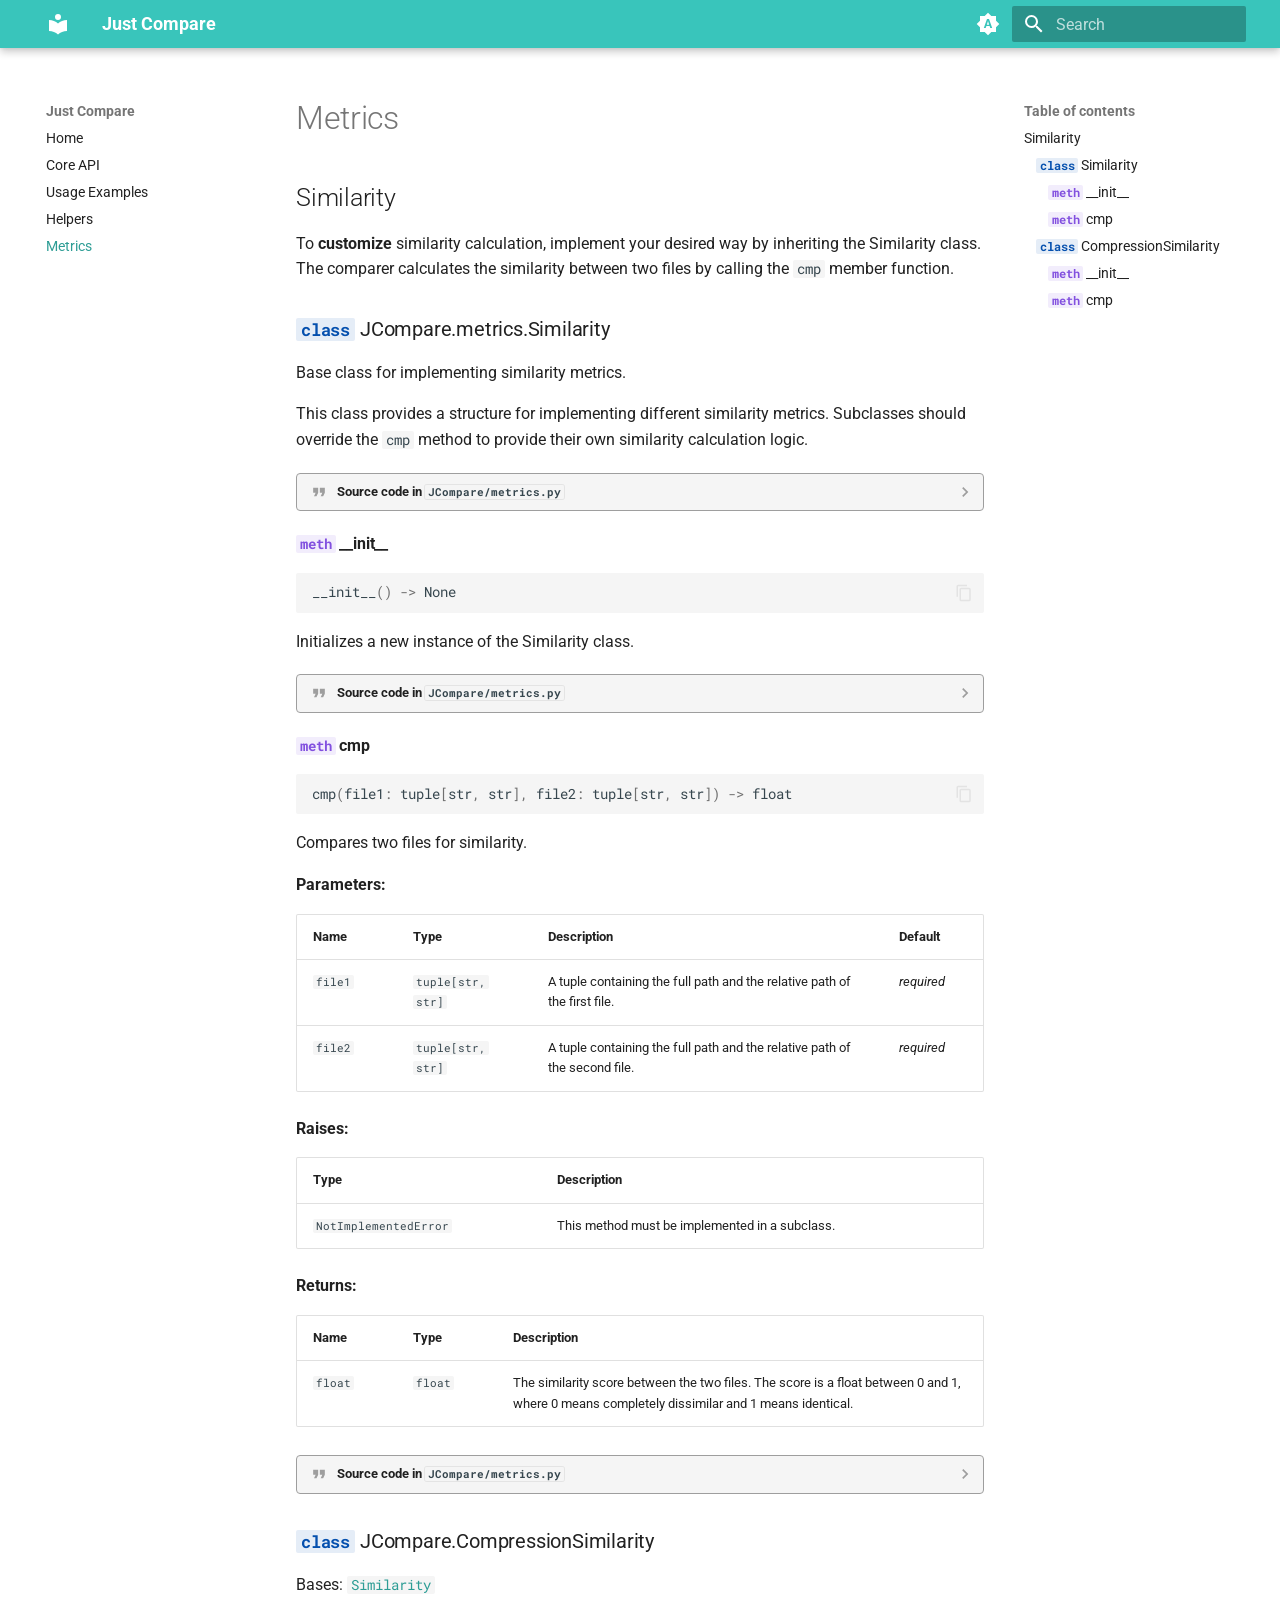
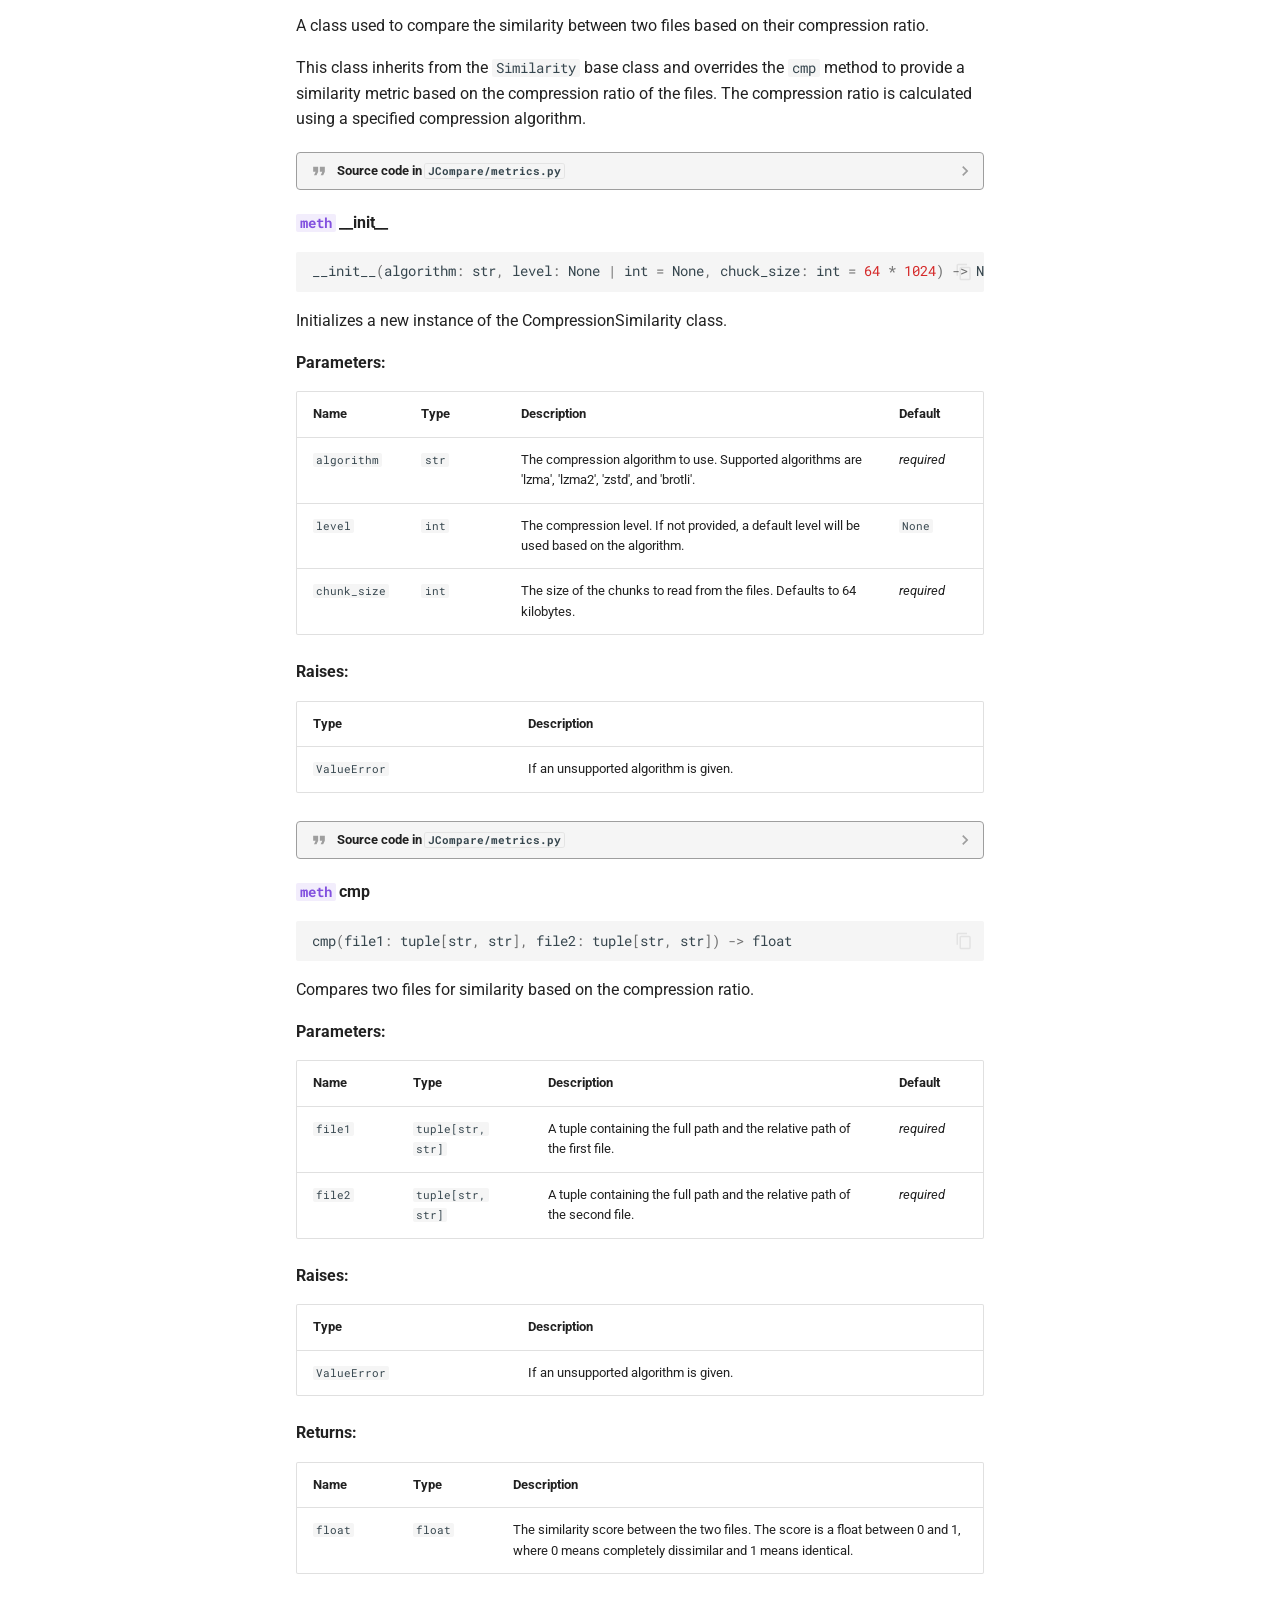
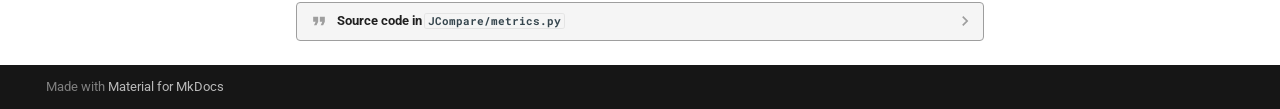
<file: metrics/index.html>
<!doctype html>
<html lang="en" class="no-js">
  <head>
    
      <meta charset="utf-8">
      <meta name="viewport" content="width=device-width,initial-scale=1">
      
      
      
      
        <link rel="prev" href="../helper/">
      
      
      
      <link rel="icon" href="../assets/images/favicon.png">
      <meta name="generator" content="mkdocs-1.5.3, mkdocs-material-9.5.7">
    
    
      
        <title>Metrics - Just Compare</title>
      
    
    
      <link rel="stylesheet" href="../assets/stylesheets/main.f2e4d321.min.css">
      
        
        <link rel="stylesheet" href="../assets/stylesheets/palette.06af60db.min.css">
      
      


    
    
      
    
    
      
        
        
        <link rel="preconnect" href="https://fonts.gstatic.com" crossorigin>
        <link rel="stylesheet" href="https://fonts.googleapis.com/css?family=Roboto:300,300i,400,400i,700,700i%7CRoboto+Mono:400,400i,700,700i&display=fallback">
        <style>:root{--md-text-font:"Roboto";--md-code-font:"Roboto Mono"}</style>
      
    
    
      <link rel="stylesheet" href="../assets/_mkdocstrings.css">
    
      <link rel="stylesheet" href="../stylesheets/extra.css">
    
    <script>__md_scope=new URL("..",location),__md_hash=e=>[...e].reduce((e,_)=>(e<<5)-e+_.charCodeAt(0),0),__md_get=(e,_=localStorage,t=__md_scope)=>JSON.parse(_.getItem(t.pathname+"."+e)),__md_set=(e,_,t=localStorage,a=__md_scope)=>{try{t.setItem(a.pathname+"."+e,JSON.stringify(_))}catch(e){}}</script>
    
      

    
    
    
  </head>
  
  
    
    
      
    
    
    
    
    <body dir="ltr" data-md-color-scheme="default" data-md-color-primary="indigo" data-md-color-accent="indigo">
  
    
    <input class="md-toggle" data-md-toggle="drawer" type="checkbox" id="__drawer" autocomplete="off">
    <input class="md-toggle" data-md-toggle="search" type="checkbox" id="__search" autocomplete="off">
    <label class="md-overlay" for="__drawer"></label>
    <div data-md-component="skip">
      
        
        <a href="#metrics" class="md-skip">
          Skip to content
        </a>
      
    </div>
    <div data-md-component="announce">
      
    </div>
    
    
      

  

<header class="md-header md-header--shadow" data-md-component="header">
  <nav class="md-header__inner md-grid" aria-label="Header">
    <a href=".." title="Just Compare" class="md-header__button md-logo" aria-label="Just Compare" data-md-component="logo">
      
  
  <svg xmlns="http://www.w3.org/2000/svg" viewBox="0 0 24 24"><path d="M12 8a3 3 0 0 0 3-3 3 3 0 0 0-3-3 3 3 0 0 0-3 3 3 3 0 0 0 3 3m0 3.54C9.64 9.35 6.5 8 3 8v11c3.5 0 6.64 1.35 9 3.54 2.36-2.19 5.5-3.54 9-3.54V8c-3.5 0-6.64 1.35-9 3.54Z"/></svg>

    </a>
    <label class="md-header__button md-icon" for="__drawer">
      
      <svg xmlns="http://www.w3.org/2000/svg" viewBox="0 0 24 24"><path d="M3 6h18v2H3V6m0 5h18v2H3v-2m0 5h18v2H3v-2Z"/></svg>
    </label>
    <div class="md-header__title" data-md-component="header-title">
      <div class="md-header__ellipsis">
        <div class="md-header__topic">
          <span class="md-ellipsis">
            Just Compare
          </span>
        </div>
        <div class="md-header__topic" data-md-component="header-topic">
          <span class="md-ellipsis">
            
              Metrics
            
          </span>
        </div>
      </div>
    </div>
    
      
        <form class="md-header__option" data-md-component="palette">
  
    
    
    
    <input class="md-option" data-md-color-media="(prefers-color-scheme)" data-md-color-scheme="default" data-md-color-primary="indigo" data-md-color-accent="indigo"  aria-label="Switch to light mode"  type="radio" name="__palette" id="__palette_0">
    
      <label class="md-header__button md-icon" title="Switch to light mode" for="__palette_1" hidden>
        <svg xmlns="http://www.w3.org/2000/svg" viewBox="0 0 24 24"><path d="m14.3 16-.7-2h-3.2l-.7 2H7.8L11 7h2l3.2 9h-1.9M20 8.69V4h-4.69L12 .69 8.69 4H4v4.69L.69 12 4 15.31V20h4.69L12 23.31 15.31 20H20v-4.69L23.31 12 20 8.69m-9.15 3.96h2.3L12 9l-1.15 3.65Z"/></svg>
      </label>
    
  
    
    
    
    <input class="md-option" data-md-color-media="(prefers-color-scheme: light)" data-md-color-scheme="default" data-md-color-primary="indigo" data-md-color-accent="indigo"  aria-label="Switch to dark mode"  type="radio" name="__palette" id="__palette_1">
    
      <label class="md-header__button md-icon" title="Switch to dark mode" for="__palette_2" hidden>
        <svg xmlns="http://www.w3.org/2000/svg" viewBox="0 0 24 24"><path d="M12 8a4 4 0 0 0-4 4 4 4 0 0 0 4 4 4 4 0 0 0 4-4 4 4 0 0 0-4-4m0 10a6 6 0 0 1-6-6 6 6 0 0 1 6-6 6 6 0 0 1 6 6 6 6 0 0 1-6 6m8-9.31V4h-4.69L12 .69 8.69 4H4v4.69L.69 12 4 15.31V20h4.69L12 23.31 15.31 20H20v-4.69L23.31 12 20 8.69Z"/></svg>
      </label>
    
  
    
    
    
    <input class="md-option" data-md-color-media="(prefers-color-scheme: dark)" data-md-color-scheme="slate" data-md-color-primary="indigo" data-md-color-accent="indigo"  aria-label="Switch to system preference"  type="radio" name="__palette" id="__palette_2">
    
      <label class="md-header__button md-icon" title="Switch to system preference" for="__palette_0" hidden>
        <svg xmlns="http://www.w3.org/2000/svg" viewBox="0 0 24 24"><path d="M12 18c-.89 0-1.74-.2-2.5-.55C11.56 16.5 13 14.42 13 12c0-2.42-1.44-4.5-3.5-5.45C10.26 6.2 11.11 6 12 6a6 6 0 0 1 6 6 6 6 0 0 1-6 6m8-9.31V4h-4.69L12 .69 8.69 4H4v4.69L.69 12 4 15.31V20h4.69L12 23.31 15.31 20H20v-4.69L23.31 12 20 8.69Z"/></svg>
      </label>
    
  
</form>
      
    
    
      <script>var media,input,key,value,palette=__md_get("__palette");if(palette&&palette.color){"(prefers-color-scheme)"===palette.color.media&&(media=matchMedia("(prefers-color-scheme: light)"),input=document.querySelector(media.matches?"[data-md-color-media='(prefers-color-scheme: light)']":"[data-md-color-media='(prefers-color-scheme: dark)']"),palette.color.media=input.getAttribute("data-md-color-media"),palette.color.scheme=input.getAttribute("data-md-color-scheme"),palette.color.primary=input.getAttribute("data-md-color-primary"),palette.color.accent=input.getAttribute("data-md-color-accent"));for([key,value]of Object.entries(palette.color))document.body.setAttribute("data-md-color-"+key,value)}</script>
    
    
    
      <label class="md-header__button md-icon" for="__search">
        
        <svg xmlns="http://www.w3.org/2000/svg" viewBox="0 0 24 24"><path d="M9.5 3A6.5 6.5 0 0 1 16 9.5c0 1.61-.59 3.09-1.56 4.23l.27.27h.79l5 5-1.5 1.5-5-5v-.79l-.27-.27A6.516 6.516 0 0 1 9.5 16 6.5 6.5 0 0 1 3 9.5 6.5 6.5 0 0 1 9.5 3m0 2C7 5 5 7 5 9.5S7 14 9.5 14 14 12 14 9.5 12 5 9.5 5Z"/></svg>
      </label>
      <div class="md-search" data-md-component="search" role="dialog">
  <label class="md-search__overlay" for="__search"></label>
  <div class="md-search__inner" role="search">
    <form class="md-search__form" name="search">
      <input type="text" class="md-search__input" name="query" aria-label="Search" placeholder="Search" autocapitalize="off" autocorrect="off" autocomplete="off" spellcheck="false" data-md-component="search-query" required>
      <label class="md-search__icon md-icon" for="__search">
        
        <svg xmlns="http://www.w3.org/2000/svg" viewBox="0 0 24 24"><path d="M9.5 3A6.5 6.5 0 0 1 16 9.5c0 1.61-.59 3.09-1.56 4.23l.27.27h.79l5 5-1.5 1.5-5-5v-.79l-.27-.27A6.516 6.516 0 0 1 9.5 16 6.5 6.5 0 0 1 3 9.5 6.5 6.5 0 0 1 9.5 3m0 2C7 5 5 7 5 9.5S7 14 9.5 14 14 12 14 9.5 12 5 9.5 5Z"/></svg>
        
        <svg xmlns="http://www.w3.org/2000/svg" viewBox="0 0 24 24"><path d="M20 11v2H8l5.5 5.5-1.42 1.42L4.16 12l7.92-7.92L13.5 5.5 8 11h12Z"/></svg>
      </label>
      <nav class="md-search__options" aria-label="Search">
        
        <button type="reset" class="md-search__icon md-icon" title="Clear" aria-label="Clear" tabindex="-1">
          
          <svg xmlns="http://www.w3.org/2000/svg" viewBox="0 0 24 24"><path d="M19 6.41 17.59 5 12 10.59 6.41 5 5 6.41 10.59 12 5 17.59 6.41 19 12 13.41 17.59 19 19 17.59 13.41 12 19 6.41Z"/></svg>
        </button>
      </nav>
      
    </form>
    <div class="md-search__output">
      <div class="md-search__scrollwrap" data-md-scrollfix>
        <div class="md-search-result" data-md-component="search-result">
          <div class="md-search-result__meta">
            Initializing search
          </div>
          <ol class="md-search-result__list" role="presentation"></ol>
        </div>
      </div>
    </div>
  </div>
</div>
    
    
  </nav>
  
</header>
    
    <div class="md-container" data-md-component="container">
      
      
        
          
        
      
      <main class="md-main" data-md-component="main">
        <div class="md-main__inner md-grid">
          
            
              
              <div class="md-sidebar md-sidebar--primary" data-md-component="sidebar" data-md-type="navigation" >
                <div class="md-sidebar__scrollwrap">
                  <div class="md-sidebar__inner">
                    



<nav class="md-nav md-nav--primary" aria-label="Navigation" data-md-level="0">
  <label class="md-nav__title" for="__drawer">
    <a href=".." title="Just Compare" class="md-nav__button md-logo" aria-label="Just Compare" data-md-component="logo">
      
  
  <svg xmlns="http://www.w3.org/2000/svg" viewBox="0 0 24 24"><path d="M12 8a3 3 0 0 0 3-3 3 3 0 0 0-3-3 3 3 0 0 0-3 3 3 3 0 0 0 3 3m0 3.54C9.64 9.35 6.5 8 3 8v11c3.5 0 6.64 1.35 9 3.54 2.36-2.19 5.5-3.54 9-3.54V8c-3.5 0-6.64 1.35-9 3.54Z"/></svg>

    </a>
    Just Compare
  </label>
  
  <ul class="md-nav__list" data-md-scrollfix>
    
      
      
  
  
  
  
    <li class="md-nav__item">
      <a href=".." class="md-nav__link">
        
  
  <span class="md-ellipsis">
    Home
  </span>
  

      </a>
    </li>
  

    
      
      
  
  
  
  
    <li class="md-nav__item">
      <a href="../coreAPI/" class="md-nav__link">
        
  
  <span class="md-ellipsis">
    Core API
  </span>
  

      </a>
    </li>
  

    
      
      
  
  
  
  
    <li class="md-nav__item">
      <a href="../examples/" class="md-nav__link">
        
  
  <span class="md-ellipsis">
    Usage Examples
  </span>
  

      </a>
    </li>
  

    
      
      
  
  
  
  
    <li class="md-nav__item">
      <a href="../helper/" class="md-nav__link">
        
  
  <span class="md-ellipsis">
    Helpers
  </span>
  

      </a>
    </li>
  

    
      
      
  
  
    
  
  
  
    <li class="md-nav__item md-nav__item--active">
      
      <input class="md-nav__toggle md-toggle" type="checkbox" id="__toc">
      
      
        
      
      
        <label class="md-nav__link md-nav__link--active" for="__toc">
          
  
  <span class="md-ellipsis">
    Metrics
  </span>
  

          <span class="md-nav__icon md-icon"></span>
        </label>
      
      <a href="./" class="md-nav__link md-nav__link--active">
        
  
  <span class="md-ellipsis">
    Metrics
  </span>
  

      </a>
      
        

<nav class="md-nav md-nav--secondary" aria-label="Table of contents">
  
  
  
    
  
  
    <label class="md-nav__title" for="__toc">
      <span class="md-nav__icon md-icon"></span>
      Table of contents
    </label>
    <ul class="md-nav__list" data-md-component="toc" data-md-scrollfix>
      
        <li class="md-nav__item">
  <a href="#similarity" class="md-nav__link">
    <span class="md-ellipsis">
      Similarity
    </span>
  </a>
  
    <nav class="md-nav" aria-label="Similarity">
      <ul class="md-nav__list">
        
          <li class="md-nav__item">
  <a href="#JCompare.metrics.Similarity" class="md-nav__link">
    <span class="md-ellipsis">
      <code class="doc-symbol doc-symbol-toc doc-symbol-class"></code>&nbsp;Similarity
    </span>
  </a>
  
    <nav class="md-nav" aria-label=" Similarity">
      <ul class="md-nav__list">
        
          <li class="md-nav__item">
  <a href="#JCompare.metrics.Similarity.__init__" class="md-nav__link">
    <span class="md-ellipsis">
      <code class="doc-symbol doc-symbol-toc doc-symbol-method"></code>&nbsp;__init__
    </span>
  </a>
  
</li>
        
          <li class="md-nav__item">
  <a href="#JCompare.metrics.Similarity.cmp" class="md-nav__link">
    <span class="md-ellipsis">
      <code class="doc-symbol doc-symbol-toc doc-symbol-method"></code>&nbsp;cmp
    </span>
  </a>
  
</li>
        
      </ul>
    </nav>
  
</li>
        
          <li class="md-nav__item">
  <a href="#JCompare.CompressionSimilarity" class="md-nav__link">
    <span class="md-ellipsis">
      <code class="doc-symbol doc-symbol-toc doc-symbol-class"></code>&nbsp;CompressionSimilarity
    </span>
  </a>
  
    <nav class="md-nav" aria-label=" CompressionSimilarity">
      <ul class="md-nav__list">
        
          <li class="md-nav__item">
  <a href="#JCompare.CompressionSimilarity.__init__" class="md-nav__link">
    <span class="md-ellipsis">
      <code class="doc-symbol doc-symbol-toc doc-symbol-method"></code>&nbsp;__init__
    </span>
  </a>
  
</li>
        
          <li class="md-nav__item">
  <a href="#JCompare.CompressionSimilarity.cmp" class="md-nav__link">
    <span class="md-ellipsis">
      <code class="doc-symbol doc-symbol-toc doc-symbol-method"></code>&nbsp;cmp
    </span>
  </a>
  
</li>
        
      </ul>
    </nav>
  
</li>
        
      </ul>
    </nav>
  
</li>
      
    </ul>
  
</nav>
      
    </li>
  

    
  </ul>
</nav>
                  </div>
                </div>
              </div>
            
            
              
              <div class="md-sidebar md-sidebar--secondary" data-md-component="sidebar" data-md-type="toc" >
                <div class="md-sidebar__scrollwrap">
                  <div class="md-sidebar__inner">
                    

<nav class="md-nav md-nav--secondary" aria-label="Table of contents">
  
  
  
    
  
  
    <label class="md-nav__title" for="__toc">
      <span class="md-nav__icon md-icon"></span>
      Table of contents
    </label>
    <ul class="md-nav__list" data-md-component="toc" data-md-scrollfix>
      
        <li class="md-nav__item">
  <a href="#similarity" class="md-nav__link">
    <span class="md-ellipsis">
      Similarity
    </span>
  </a>
  
    <nav class="md-nav" aria-label="Similarity">
      <ul class="md-nav__list">
        
          <li class="md-nav__item">
  <a href="#JCompare.metrics.Similarity" class="md-nav__link">
    <span class="md-ellipsis">
      <code class="doc-symbol doc-symbol-toc doc-symbol-class"></code>&nbsp;Similarity
    </span>
  </a>
  
    <nav class="md-nav" aria-label=" Similarity">
      <ul class="md-nav__list">
        
          <li class="md-nav__item">
  <a href="#JCompare.metrics.Similarity.__init__" class="md-nav__link">
    <span class="md-ellipsis">
      <code class="doc-symbol doc-symbol-toc doc-symbol-method"></code>&nbsp;__init__
    </span>
  </a>
  
</li>
        
          <li class="md-nav__item">
  <a href="#JCompare.metrics.Similarity.cmp" class="md-nav__link">
    <span class="md-ellipsis">
      <code class="doc-symbol doc-symbol-toc doc-symbol-method"></code>&nbsp;cmp
    </span>
  </a>
  
</li>
        
      </ul>
    </nav>
  
</li>
        
          <li class="md-nav__item">
  <a href="#JCompare.CompressionSimilarity" class="md-nav__link">
    <span class="md-ellipsis">
      <code class="doc-symbol doc-symbol-toc doc-symbol-class"></code>&nbsp;CompressionSimilarity
    </span>
  </a>
  
    <nav class="md-nav" aria-label=" CompressionSimilarity">
      <ul class="md-nav__list">
        
          <li class="md-nav__item">
  <a href="#JCompare.CompressionSimilarity.__init__" class="md-nav__link">
    <span class="md-ellipsis">
      <code class="doc-symbol doc-symbol-toc doc-symbol-method"></code>&nbsp;__init__
    </span>
  </a>
  
</li>
        
          <li class="md-nav__item">
  <a href="#JCompare.CompressionSimilarity.cmp" class="md-nav__link">
    <span class="md-ellipsis">
      <code class="doc-symbol doc-symbol-toc doc-symbol-method"></code>&nbsp;cmp
    </span>
  </a>
  
</li>
        
      </ul>
    </nav>
  
</li>
        
      </ul>
    </nav>
  
</li>
      
    </ul>
  
</nav>
                  </div>
                </div>
              </div>
            
          
          
            <div class="md-content" data-md-component="content">
              <article class="md-content__inner md-typeset">
                
                  


<h1 id="metrics">Metrics</h1>
<h2 id="similarity">Similarity</h2>
<p>To <strong>customize</strong> similarity calculation, implement your desired way by inheriting the Similarity class. The comparer calculates the similarity between two files by calling the <code>cmp</code> member function.</p>


<div class="doc doc-object doc-class">



<h3 id="JCompare.metrics.Similarity" class="doc doc-heading">
<code class="doc-symbol doc-symbol-heading doc-symbol-class"></code>          <span class="doc doc-object-name doc-class-name">JCompare.metrics.Similarity</span>


</h3>


  <div class="doc doc-contents first">

  
      <p>Base class for implementing similarity metrics.</p>
<p>This class provides a structure for implementing different similarity metrics. 
Subclasses should override the <code>cmp</code> method to provide their own similarity calculation logic.</p>

            <details class="quote">
              <summary>Source code in <code>JCompare/metrics.py</code></summary>
              <div class="highlight"><table class="highlighttable"><tr><td class="linenos"><div class="linenodiv"><pre><span></span><span class="normal"><a href="#__codelineno-0-6"> 6</a></span>
<span class="normal"><a href="#__codelineno-0-7"> 7</a></span>
<span class="normal"><a href="#__codelineno-0-8"> 8</a></span>
<span class="normal"><a href="#__codelineno-0-9"> 9</a></span>
<span class="normal"><a href="#__codelineno-0-10">10</a></span>
<span class="normal"><a href="#__codelineno-0-11">11</a></span>
<span class="normal"><a href="#__codelineno-0-12">12</a></span>
<span class="normal"><a href="#__codelineno-0-13">13</a></span>
<span class="normal"><a href="#__codelineno-0-14">14</a></span>
<span class="normal"><a href="#__codelineno-0-15">15</a></span>
<span class="normal"><a href="#__codelineno-0-16">16</a></span>
<span class="normal"><a href="#__codelineno-0-17">17</a></span>
<span class="normal"><a href="#__codelineno-0-18">18</a></span>
<span class="normal"><a href="#__codelineno-0-19">19</a></span>
<span class="normal"><a href="#__codelineno-0-20">20</a></span>
<span class="normal"><a href="#__codelineno-0-21">21</a></span>
<span class="normal"><a href="#__codelineno-0-22">22</a></span>
<span class="normal"><a href="#__codelineno-0-23">23</a></span>
<span class="normal"><a href="#__codelineno-0-24">24</a></span>
<span class="normal"><a href="#__codelineno-0-25">25</a></span>
<span class="normal"><a href="#__codelineno-0-26">26</a></span>
<span class="normal"><a href="#__codelineno-0-27">27</a></span>
<span class="normal"><a href="#__codelineno-0-28">28</a></span>
<span class="normal"><a href="#__codelineno-0-29">29</a></span>
<span class="normal"><a href="#__codelineno-0-30">30</a></span>
<span class="normal"><a href="#__codelineno-0-31">31</a></span>
<span class="normal"><a href="#__codelineno-0-32">32</a></span>
<span class="normal"><a href="#__codelineno-0-33">33</a></span>
<span class="normal"><a href="#__codelineno-0-34">34</a></span>
<span class="normal"><a href="#__codelineno-0-35">35</a></span>
<span class="normal"><a href="#__codelineno-0-36">36</a></span>
<span class="normal"><a href="#__codelineno-0-37">37</a></span>
<span class="normal"><a href="#__codelineno-0-38">38</a></span>
<span class="normal"><a href="#__codelineno-0-39">39</a></span>
<span class="normal"><a href="#__codelineno-0-40">40</a></span></pre></div></td><td class="code"><div><pre><span></span><code><span id="__span-0-6"><a id="__codelineno-0-6" name="__codelineno-0-6"></a><span class="k">class</span> <span class="nc">Similarity</span><span class="p">:</span>
</span><span id="__span-0-7"><a id="__codelineno-0-7" name="__codelineno-0-7"></a><span class="w">    </span><span class="sd">&quot;&quot;&quot;</span>
</span><span id="__span-0-8"><a id="__codelineno-0-8" name="__codelineno-0-8"></a><span class="sd">    Base class for implementing similarity metrics.</span>
</span><span id="__span-0-9"><a id="__codelineno-0-9" name="__codelineno-0-9"></a>
</span><span id="__span-0-10"><a id="__codelineno-0-10" name="__codelineno-0-10"></a><span class="sd">    This class provides a structure for implementing different similarity metrics. </span>
</span><span id="__span-0-11"><a id="__codelineno-0-11" name="__codelineno-0-11"></a><span class="sd">    Subclasses should override the `cmp` method to provide their own similarity calculation logic.</span>
</span><span id="__span-0-12"><a id="__codelineno-0-12" name="__codelineno-0-12"></a><span class="sd">    &quot;&quot;&quot;</span>
</span><span id="__span-0-13"><a id="__codelineno-0-13" name="__codelineno-0-13"></a>
</span><span id="__span-0-14"><a id="__codelineno-0-14" name="__codelineno-0-14"></a>    <span class="k">def</span> <span class="fm">__init__</span><span class="p">(</span><span class="bp">self</span><span class="p">)</span> <span class="o">-&gt;</span> <span class="kc">None</span><span class="p">:</span>
</span><span id="__span-0-15"><a id="__codelineno-0-15" name="__codelineno-0-15"></a><span class="w">        </span><span class="sd">&quot;&quot;&quot;</span>
</span><span id="__span-0-16"><a id="__codelineno-0-16" name="__codelineno-0-16"></a><span class="sd">        Initializes a new instance of the Similarity class.</span>
</span><span id="__span-0-17"><a id="__codelineno-0-17" name="__codelineno-0-17"></a><span class="sd">        &quot;&quot;&quot;</span>
</span><span id="__span-0-18"><a id="__codelineno-0-18" name="__codelineno-0-18"></a>
</span><span id="__span-0-19"><a id="__codelineno-0-19" name="__codelineno-0-19"></a>        <span class="o">...</span>
</span><span id="__span-0-20"><a id="__codelineno-0-20" name="__codelineno-0-20"></a>
</span><span id="__span-0-21"><a id="__codelineno-0-21" name="__codelineno-0-21"></a>    <span class="k">def</span> <span class="nf">cmp</span><span class="p">(</span><span class="bp">self</span><span class="p">,</span> <span class="n">file1</span><span class="p">:</span> <span class="nb">tuple</span><span class="p">[</span><span class="nb">str</span><span class="p">,</span> <span class="nb">str</span><span class="p">],</span> <span class="n">file2</span><span class="p">:</span> <span class="nb">tuple</span><span class="p">[</span><span class="nb">str</span><span class="p">,</span> <span class="nb">str</span><span class="p">])</span> <span class="o">-&gt;</span> <span class="nb">float</span><span class="p">:</span>
</span><span id="__span-0-22"><a id="__codelineno-0-22" name="__codelineno-0-22"></a><span class="w">        </span><span class="sd">&quot;&quot;&quot;</span>
</span><span id="__span-0-23"><a id="__codelineno-0-23" name="__codelineno-0-23"></a><span class="sd">        Compares two files for similarity.</span>
</span><span id="__span-0-24"><a id="__codelineno-0-24" name="__codelineno-0-24"></a>
</span><span id="__span-0-25"><a id="__codelineno-0-25" name="__codelineno-0-25"></a><span class="sd">        Args:</span>
</span><span id="__span-0-26"><a id="__codelineno-0-26" name="__codelineno-0-26"></a><span class="sd">            file1 (tuple[str, str]): A tuple containing the full path and the relative path of the first file.</span>
</span><span id="__span-0-27"><a id="__codelineno-0-27" name="__codelineno-0-27"></a><span class="sd">            file2 (tuple[str, str]): A tuple containing the full path and the relative path of the second file.</span>
</span><span id="__span-0-28"><a id="__codelineno-0-28" name="__codelineno-0-28"></a>
</span><span id="__span-0-29"><a id="__codelineno-0-29" name="__codelineno-0-29"></a><span class="sd">        Raises:</span>
</span><span id="__span-0-30"><a id="__codelineno-0-30" name="__codelineno-0-30"></a><span class="sd">            NotImplementedError: This method must be implemented in a subclass.</span>
</span><span id="__span-0-31"><a id="__codelineno-0-31" name="__codelineno-0-31"></a>
</span><span id="__span-0-32"><a id="__codelineno-0-32" name="__codelineno-0-32"></a><span class="sd">        Returns:</span>
</span><span id="__span-0-33"><a id="__codelineno-0-33" name="__codelineno-0-33"></a><span class="sd">            float: The similarity score between the two files. The score is a float between 0 and 1, where 0 means completely dissimilar and 1 means identical.</span>
</span><span id="__span-0-34"><a id="__codelineno-0-34" name="__codelineno-0-34"></a><span class="sd">        &quot;&quot;&quot;</span>
</span><span id="__span-0-35"><a id="__codelineno-0-35" name="__codelineno-0-35"></a>
</span><span id="__span-0-36"><a id="__codelineno-0-36" name="__codelineno-0-36"></a>        <span class="n">fullpath1</span><span class="p">,</span> <span class="n">relpath1</span> <span class="o">=</span> <span class="n">file1</span>
</span><span id="__span-0-37"><a id="__codelineno-0-37" name="__codelineno-0-37"></a>        <span class="n">fullpath2</span><span class="p">,</span> <span class="n">relpath2</span> <span class="o">=</span> <span class="n">file2</span>
</span><span id="__span-0-38"><a id="__codelineno-0-38" name="__codelineno-0-38"></a>
</span><span id="__span-0-39"><a id="__codelineno-0-39" name="__codelineno-0-39"></a>        <span class="k">raise</span> <span class="ne">NotImplementedError</span><span class="p">(</span>
</span><span id="__span-0-40"><a id="__codelineno-0-40" name="__codelineno-0-40"></a>            <span class="s2">&quot;This method must be implemented in a subclass&quot;</span><span class="p">)</span>
</span></code></pre></div></td></tr></table></div>
            </details>

  

  <div class="doc doc-children">










<div class="doc doc-object doc-function">



<h4 id="JCompare.metrics.Similarity.__init__" class="doc doc-heading">
<code class="doc-symbol doc-symbol-heading doc-symbol-method"></code>          <span class="doc doc-object-name doc-function-name">__init__</span>


</h4>
<div class="doc-signature highlight"><pre><span></span><code><span id="__span-0-1"><a id="__codelineno-0-1" name="__codelineno-0-1" href="#__codelineno-0-1"></a><span class="fm">__init__</span><span class="p">()</span> <span class="o">-&gt;</span> <span class="kc">None</span>
</span></code></pre></div>

  <div class="doc doc-contents ">
  
      <p>Initializes a new instance of the Similarity class.</p>

          <details class="quote">
            <summary>Source code in <code>JCompare/metrics.py</code></summary>
            <div class="highlight"><table class="highlighttable"><tr><td class="linenos"><div class="linenodiv"><pre><span></span><span class="normal"><a href="#__codelineno-0-14">14</a></span>
<span class="normal"><a href="#__codelineno-0-15">15</a></span>
<span class="normal"><a href="#__codelineno-0-16">16</a></span>
<span class="normal"><a href="#__codelineno-0-17">17</a></span>
<span class="normal"><a href="#__codelineno-0-18">18</a></span>
<span class="normal"><a href="#__codelineno-0-19">19</a></span></pre></div></td><td class="code"><div><pre><span></span><code><span id="__span-0-14"><a id="__codelineno-0-14" name="__codelineno-0-14"></a><span class="k">def</span> <span class="fm">__init__</span><span class="p">(</span><span class="bp">self</span><span class="p">)</span> <span class="o">-&gt;</span> <span class="kc">None</span><span class="p">:</span>
</span><span id="__span-0-15"><a id="__codelineno-0-15" name="__codelineno-0-15"></a><span class="w">    </span><span class="sd">&quot;&quot;&quot;</span>
</span><span id="__span-0-16"><a id="__codelineno-0-16" name="__codelineno-0-16"></a><span class="sd">    Initializes a new instance of the Similarity class.</span>
</span><span id="__span-0-17"><a id="__codelineno-0-17" name="__codelineno-0-17"></a><span class="sd">    &quot;&quot;&quot;</span>
</span><span id="__span-0-18"><a id="__codelineno-0-18" name="__codelineno-0-18"></a>
</span><span id="__span-0-19"><a id="__codelineno-0-19" name="__codelineno-0-19"></a>    <span class="o">...</span>
</span></code></pre></div></td></tr></table></div>
          </details>
  </div>

</div>


<div class="doc doc-object doc-function">



<h4 id="JCompare.metrics.Similarity.cmp" class="doc doc-heading">
<code class="doc-symbol doc-symbol-heading doc-symbol-method"></code>          <span class="doc doc-object-name doc-function-name">cmp</span>


</h4>
<div class="doc-signature highlight"><pre><span></span><code><span id="__span-0-1"><a id="__codelineno-0-1" name="__codelineno-0-1" href="#__codelineno-0-1"></a><span class="n">cmp</span><span class="p">(</span><span class="n">file1</span><span class="p">:</span> <span class="n">tuple</span><span class="p">[</span><span class="n">str</span><span class="p">,</span> <span class="n">str</span><span class="p">],</span> <span class="n">file2</span><span class="p">:</span> <span class="n">tuple</span><span class="p">[</span><span class="n">str</span><span class="p">,</span> <span class="n">str</span><span class="p">])</span> <span class="o">-&gt;</span> <span class="n">float</span>
</span></code></pre></div>

  <div class="doc doc-contents ">
  
      <p>Compares two files for similarity.</p>



  <p><strong>Parameters:</strong></p>
  <table>
    <thead>
      <tr>
        <th>Name</th>
        <th>Type</th>
        <th>Description</th>
        <th>Default</th>
      </tr>
    </thead>
    <tbody>
        <tr>
          <td><code>file1</code></td>
          <td>
                <code>tuple[str, str]</code>
          </td>
          <td>
            <div class="doc-md-description">
              <p>A tuple containing the full path and the relative path of the first file.</p>
            </div>
          </td>
          <td>
              <em>required</em>
          </td>
        </tr>
        <tr>
          <td><code>file2</code></td>
          <td>
                <code>tuple[str, str]</code>
          </td>
          <td>
            <div class="doc-md-description">
              <p>A tuple containing the full path and the relative path of the second file.</p>
            </div>
          </td>
          <td>
              <em>required</em>
          </td>
        </tr>
    </tbody>
  </table>



  <p><strong>Raises:</strong></p>
  <table>
    <thead>
      <tr>
        <th>Type</th>
        <th>Description</th>
      </tr>
    </thead>
    <tbody>
        <tr>
          <td>
                <code>NotImplementedError</code>
          </td>
          <td>
            <div class="doc-md-description">
              <p>This method must be implemented in a subclass.</p>
            </div>
          </td>
        </tr>
    </tbody>
  </table>



  <p><strong>Returns:</strong></p>
  <table>
    <thead>
      <tr>
<th>Name</th>        <th>Type</th>
        <th>Description</th>
      </tr>
    </thead>
    <tbody>
        <tr>
<td><code>float</code></td>          <td>
                <code>float</code>
          </td>
          <td>
            <div class="doc-md-description">
              <p>The similarity score between the two files. The score is a float between 0 and 1, where 0 means completely dissimilar and 1 means identical.</p>
            </div>
          </td>
        </tr>
    </tbody>
  </table>

          <details class="quote">
            <summary>Source code in <code>JCompare/metrics.py</code></summary>
            <div class="highlight"><table class="highlighttable"><tr><td class="linenos"><div class="linenodiv"><pre><span></span><span class="normal"><a href="#__codelineno-0-21">21</a></span>
<span class="normal"><a href="#__codelineno-0-22">22</a></span>
<span class="normal"><a href="#__codelineno-0-23">23</a></span>
<span class="normal"><a href="#__codelineno-0-24">24</a></span>
<span class="normal"><a href="#__codelineno-0-25">25</a></span>
<span class="normal"><a href="#__codelineno-0-26">26</a></span>
<span class="normal"><a href="#__codelineno-0-27">27</a></span>
<span class="normal"><a href="#__codelineno-0-28">28</a></span>
<span class="normal"><a href="#__codelineno-0-29">29</a></span>
<span class="normal"><a href="#__codelineno-0-30">30</a></span>
<span class="normal"><a href="#__codelineno-0-31">31</a></span>
<span class="normal"><a href="#__codelineno-0-32">32</a></span>
<span class="normal"><a href="#__codelineno-0-33">33</a></span>
<span class="normal"><a href="#__codelineno-0-34">34</a></span>
<span class="normal"><a href="#__codelineno-0-35">35</a></span>
<span class="normal"><a href="#__codelineno-0-36">36</a></span>
<span class="normal"><a href="#__codelineno-0-37">37</a></span>
<span class="normal"><a href="#__codelineno-0-38">38</a></span>
<span class="normal"><a href="#__codelineno-0-39">39</a></span>
<span class="normal"><a href="#__codelineno-0-40">40</a></span></pre></div></td><td class="code"><div><pre><span></span><code><span id="__span-0-21"><a id="__codelineno-0-21" name="__codelineno-0-21"></a><span class="k">def</span> <span class="nf">cmp</span><span class="p">(</span><span class="bp">self</span><span class="p">,</span> <span class="n">file1</span><span class="p">:</span> <span class="nb">tuple</span><span class="p">[</span><span class="nb">str</span><span class="p">,</span> <span class="nb">str</span><span class="p">],</span> <span class="n">file2</span><span class="p">:</span> <span class="nb">tuple</span><span class="p">[</span><span class="nb">str</span><span class="p">,</span> <span class="nb">str</span><span class="p">])</span> <span class="o">-&gt;</span> <span class="nb">float</span><span class="p">:</span>
</span><span id="__span-0-22"><a id="__codelineno-0-22" name="__codelineno-0-22"></a><span class="w">    </span><span class="sd">&quot;&quot;&quot;</span>
</span><span id="__span-0-23"><a id="__codelineno-0-23" name="__codelineno-0-23"></a><span class="sd">    Compares two files for similarity.</span>
</span><span id="__span-0-24"><a id="__codelineno-0-24" name="__codelineno-0-24"></a>
</span><span id="__span-0-25"><a id="__codelineno-0-25" name="__codelineno-0-25"></a><span class="sd">    Args:</span>
</span><span id="__span-0-26"><a id="__codelineno-0-26" name="__codelineno-0-26"></a><span class="sd">        file1 (tuple[str, str]): A tuple containing the full path and the relative path of the first file.</span>
</span><span id="__span-0-27"><a id="__codelineno-0-27" name="__codelineno-0-27"></a><span class="sd">        file2 (tuple[str, str]): A tuple containing the full path and the relative path of the second file.</span>
</span><span id="__span-0-28"><a id="__codelineno-0-28" name="__codelineno-0-28"></a>
</span><span id="__span-0-29"><a id="__codelineno-0-29" name="__codelineno-0-29"></a><span class="sd">    Raises:</span>
</span><span id="__span-0-30"><a id="__codelineno-0-30" name="__codelineno-0-30"></a><span class="sd">        NotImplementedError: This method must be implemented in a subclass.</span>
</span><span id="__span-0-31"><a id="__codelineno-0-31" name="__codelineno-0-31"></a>
</span><span id="__span-0-32"><a id="__codelineno-0-32" name="__codelineno-0-32"></a><span class="sd">    Returns:</span>
</span><span id="__span-0-33"><a id="__codelineno-0-33" name="__codelineno-0-33"></a><span class="sd">        float: The similarity score between the two files. The score is a float between 0 and 1, where 0 means completely dissimilar and 1 means identical.</span>
</span><span id="__span-0-34"><a id="__codelineno-0-34" name="__codelineno-0-34"></a><span class="sd">    &quot;&quot;&quot;</span>
</span><span id="__span-0-35"><a id="__codelineno-0-35" name="__codelineno-0-35"></a>
</span><span id="__span-0-36"><a id="__codelineno-0-36" name="__codelineno-0-36"></a>    <span class="n">fullpath1</span><span class="p">,</span> <span class="n">relpath1</span> <span class="o">=</span> <span class="n">file1</span>
</span><span id="__span-0-37"><a id="__codelineno-0-37" name="__codelineno-0-37"></a>    <span class="n">fullpath2</span><span class="p">,</span> <span class="n">relpath2</span> <span class="o">=</span> <span class="n">file2</span>
</span><span id="__span-0-38"><a id="__codelineno-0-38" name="__codelineno-0-38"></a>
</span><span id="__span-0-39"><a id="__codelineno-0-39" name="__codelineno-0-39"></a>    <span class="k">raise</span> <span class="ne">NotImplementedError</span><span class="p">(</span>
</span><span id="__span-0-40"><a id="__codelineno-0-40" name="__codelineno-0-40"></a>        <span class="s2">&quot;This method must be implemented in a subclass&quot;</span><span class="p">)</span>
</span></code></pre></div></td></tr></table></div>
          </details>
  </div>

</div>



  </div>

  </div>


</div>

<div class="doc doc-object doc-class">



<h3 id="JCompare.CompressionSimilarity" class="doc doc-heading">
<code class="doc-symbol doc-symbol-heading doc-symbol-class"></code>          <span class="doc doc-object-name doc-class-name">JCompare.CompressionSimilarity</span>


</h3>


  <div class="doc doc-contents first">
          <p class="doc doc-class-bases">
            Bases: <code><a class="autorefs autorefs-internal" title="JCompare.metrics.Similarity" href="#JCompare.metrics.Similarity">Similarity</a></code></p>

  
      <p>A class used to compare the similarity between two files based on their compression ratio.</p>
<p>This class inherits from the <code>Similarity</code> base class and overrides the <code>cmp</code> method to provide a similarity metric based on the compression ratio of the files. The compression ratio is calculated using a specified compression algorithm.</p>

            <details class="quote">
              <summary>Source code in <code>JCompare/metrics.py</code></summary>
              <div class="highlight"><table class="highlighttable"><tr><td class="linenos"><div class="linenodiv"><pre><span></span><span class="normal"><a href="#__codelineno-0-43"> 43</a></span>
<span class="normal"><a href="#__codelineno-0-44"> 44</a></span>
<span class="normal"><a href="#__codelineno-0-45"> 45</a></span>
<span class="normal"><a href="#__codelineno-0-46"> 46</a></span>
<span class="normal"><a href="#__codelineno-0-47"> 47</a></span>
<span class="normal"><a href="#__codelineno-0-48"> 48</a></span>
<span class="normal"><a href="#__codelineno-0-49"> 49</a></span>
<span class="normal"><a href="#__codelineno-0-50"> 50</a></span>
<span class="normal"><a href="#__codelineno-0-51"> 51</a></span>
<span class="normal"><a href="#__codelineno-0-52"> 52</a></span>
<span class="normal"><a href="#__codelineno-0-53"> 53</a></span>
<span class="normal"><a href="#__codelineno-0-54"> 54</a></span>
<span class="normal"><a href="#__codelineno-0-55"> 55</a></span>
<span class="normal"><a href="#__codelineno-0-56"> 56</a></span>
<span class="normal"><a href="#__codelineno-0-57"> 57</a></span>
<span class="normal"><a href="#__codelineno-0-58"> 58</a></span>
<span class="normal"><a href="#__codelineno-0-59"> 59</a></span>
<span class="normal"><a href="#__codelineno-0-60"> 60</a></span>
<span class="normal"><a href="#__codelineno-0-61"> 61</a></span>
<span class="normal"><a href="#__codelineno-0-62"> 62</a></span>
<span class="normal"><a href="#__codelineno-0-63"> 63</a></span>
<span class="normal"><a href="#__codelineno-0-64"> 64</a></span>
<span class="normal"><a href="#__codelineno-0-65"> 65</a></span>
<span class="normal"><a href="#__codelineno-0-66"> 66</a></span>
<span class="normal"><a href="#__codelineno-0-67"> 67</a></span>
<span class="normal"><a href="#__codelineno-0-68"> 68</a></span>
<span class="normal"><a href="#__codelineno-0-69"> 69</a></span>
<span class="normal"><a href="#__codelineno-0-70"> 70</a></span>
<span class="normal"><a href="#__codelineno-0-71"> 71</a></span>
<span class="normal"><a href="#__codelineno-0-72"> 72</a></span>
<span class="normal"><a href="#__codelineno-0-73"> 73</a></span>
<span class="normal"><a href="#__codelineno-0-74"> 74</a></span>
<span class="normal"><a href="#__codelineno-0-75"> 75</a></span>
<span class="normal"><a href="#__codelineno-0-76"> 76</a></span>
<span class="normal"><a href="#__codelineno-0-77"> 77</a></span>
<span class="normal"><a href="#__codelineno-0-78"> 78</a></span>
<span class="normal"><a href="#__codelineno-0-79"> 79</a></span>
<span class="normal"><a href="#__codelineno-0-80"> 80</a></span>
<span class="normal"><a href="#__codelineno-0-81"> 81</a></span>
<span class="normal"><a href="#__codelineno-0-82"> 82</a></span>
<span class="normal"><a href="#__codelineno-0-83"> 83</a></span>
<span class="normal"><a href="#__codelineno-0-84"> 84</a></span>
<span class="normal"><a href="#__codelineno-0-85"> 85</a></span>
<span class="normal"><a href="#__codelineno-0-86"> 86</a></span>
<span class="normal"><a href="#__codelineno-0-87"> 87</a></span>
<span class="normal"><a href="#__codelineno-0-88"> 88</a></span>
<span class="normal"><a href="#__codelineno-0-89"> 89</a></span>
<span class="normal"><a href="#__codelineno-0-90"> 90</a></span>
<span class="normal"><a href="#__codelineno-0-91"> 91</a></span>
<span class="normal"><a href="#__codelineno-0-92"> 92</a></span>
<span class="normal"><a href="#__codelineno-0-93"> 93</a></span>
<span class="normal"><a href="#__codelineno-0-94"> 94</a></span>
<span class="normal"><a href="#__codelineno-0-95"> 95</a></span>
<span class="normal"><a href="#__codelineno-0-96"> 96</a></span>
<span class="normal"><a href="#__codelineno-0-97"> 97</a></span>
<span class="normal"><a href="#__codelineno-0-98"> 98</a></span>
<span class="normal"><a href="#__codelineno-0-99"> 99</a></span>
<span class="normal"><a href="#__codelineno-0-100">100</a></span>
<span class="normal"><a href="#__codelineno-0-101">101</a></span>
<span class="normal"><a href="#__codelineno-0-102">102</a></span>
<span class="normal"><a href="#__codelineno-0-103">103</a></span>
<span class="normal"><a href="#__codelineno-0-104">104</a></span>
<span class="normal"><a href="#__codelineno-0-105">105</a></span>
<span class="normal"><a href="#__codelineno-0-106">106</a></span>
<span class="normal"><a href="#__codelineno-0-107">107</a></span>
<span class="normal"><a href="#__codelineno-0-108">108</a></span>
<span class="normal"><a href="#__codelineno-0-109">109</a></span>
<span class="normal"><a href="#__codelineno-0-110">110</a></span>
<span class="normal"><a href="#__codelineno-0-111">111</a></span>
<span class="normal"><a href="#__codelineno-0-112">112</a></span>
<span class="normal"><a href="#__codelineno-0-113">113</a></span>
<span class="normal"><a href="#__codelineno-0-114">114</a></span>
<span class="normal"><a href="#__codelineno-0-115">115</a></span>
<span class="normal"><a href="#__codelineno-0-116">116</a></span>
<span class="normal"><a href="#__codelineno-0-117">117</a></span>
<span class="normal"><a href="#__codelineno-0-118">118</a></span>
<span class="normal"><a href="#__codelineno-0-119">119</a></span>
<span class="normal"><a href="#__codelineno-0-120">120</a></span>
<span class="normal"><a href="#__codelineno-0-121">121</a></span>
<span class="normal"><a href="#__codelineno-0-122">122</a></span>
<span class="normal"><a href="#__codelineno-0-123">123</a></span>
<span class="normal"><a href="#__codelineno-0-124">124</a></span>
<span class="normal"><a href="#__codelineno-0-125">125</a></span>
<span class="normal"><a href="#__codelineno-0-126">126</a></span>
<span class="normal"><a href="#__codelineno-0-127">127</a></span>
<span class="normal"><a href="#__codelineno-0-128">128</a></span>
<span class="normal"><a href="#__codelineno-0-129">129</a></span>
<span class="normal"><a href="#__codelineno-0-130">130</a></span>
<span class="normal"><a href="#__codelineno-0-131">131</a></span>
<span class="normal"><a href="#__codelineno-0-132">132</a></span>
<span class="normal"><a href="#__codelineno-0-133">133</a></span>
<span class="normal"><a href="#__codelineno-0-134">134</a></span>
<span class="normal"><a href="#__codelineno-0-135">135</a></span>
<span class="normal"><a href="#__codelineno-0-136">136</a></span>
<span class="normal"><a href="#__codelineno-0-137">137</a></span>
<span class="normal"><a href="#__codelineno-0-138">138</a></span>
<span class="normal"><a href="#__codelineno-0-139">139</a></span>
<span class="normal"><a href="#__codelineno-0-140">140</a></span>
<span class="normal"><a href="#__codelineno-0-141">141</a></span></pre></div></td><td class="code"><div><pre><span></span><code><span id="__span-0-43"><a id="__codelineno-0-43" name="__codelineno-0-43"></a><span class="k">class</span> <span class="nc">CompressionSimilarity</span><span class="p">(</span><span class="n">Similarity</span><span class="p">):</span>
</span><span id="__span-0-44"><a id="__codelineno-0-44" name="__codelineno-0-44"></a><span class="w">    </span><span class="sd">&quot;&quot;&quot;</span>
</span><span id="__span-0-45"><a id="__codelineno-0-45" name="__codelineno-0-45"></a><span class="sd">    A class used to compare the similarity between two files based on their compression ratio.</span>
</span><span id="__span-0-46"><a id="__codelineno-0-46" name="__codelineno-0-46"></a>
</span><span id="__span-0-47"><a id="__codelineno-0-47" name="__codelineno-0-47"></a><span class="sd">    This class inherits from the `Similarity` base class and overrides the `cmp` method to provide a similarity metric based on the compression ratio of the files. The compression ratio is calculated using a specified compression algorithm.</span>
</span><span id="__span-0-48"><a id="__codelineno-0-48" name="__codelineno-0-48"></a><span class="sd">    &quot;&quot;&quot;</span>
</span><span id="__span-0-49"><a id="__codelineno-0-49" name="__codelineno-0-49"></a>
</span><span id="__span-0-50"><a id="__codelineno-0-50" name="__codelineno-0-50"></a>    <span class="k">def</span> <span class="fm">__init__</span><span class="p">(</span><span class="bp">self</span><span class="p">,</span> <span class="n">algorithm</span><span class="p">:</span> <span class="nb">str</span><span class="p">,</span> <span class="n">level</span><span class="p">:</span> <span class="kc">None</span> <span class="o">|</span> <span class="nb">int</span> <span class="o">=</span> <span class="kc">None</span><span class="p">,</span> <span class="n">chuck_size</span><span class="p">:</span> <span class="nb">int</span> <span class="o">=</span> <span class="mi">64</span> <span class="o">*</span> <span class="mi">1024</span><span class="p">)</span> <span class="o">-&gt;</span> <span class="kc">None</span><span class="p">:</span>
</span><span id="__span-0-51"><a id="__codelineno-0-51" name="__codelineno-0-51"></a><span class="w">        </span><span class="sd">&quot;&quot;&quot;</span>
</span><span id="__span-0-52"><a id="__codelineno-0-52" name="__codelineno-0-52"></a><span class="sd">        Initializes a new instance of the CompressionSimilarity class.</span>
</span><span id="__span-0-53"><a id="__codelineno-0-53" name="__codelineno-0-53"></a>
</span><span id="__span-0-54"><a id="__codelineno-0-54" name="__codelineno-0-54"></a><span class="sd">        Args:</span>
</span><span id="__span-0-55"><a id="__codelineno-0-55" name="__codelineno-0-55"></a><span class="sd">            algorithm (str): The compression algorithm to use. Supported algorithms are &#39;lzma&#39;, &#39;lzma2&#39;, &#39;zstd&#39;, and &#39;brotli&#39;.</span>
</span><span id="__span-0-56"><a id="__codelineno-0-56" name="__codelineno-0-56"></a><span class="sd">            level (int, optional): The compression level. If not provided, a default level will be used based on the algorithm.</span>
</span><span id="__span-0-57"><a id="__codelineno-0-57" name="__codelineno-0-57"></a><span class="sd">            chunk_size (int, optional): The size of the chunks to read from the files. Defaults to 64 kilobytes.</span>
</span><span id="__span-0-58"><a id="__codelineno-0-58" name="__codelineno-0-58"></a>
</span><span id="__span-0-59"><a id="__codelineno-0-59" name="__codelineno-0-59"></a><span class="sd">        Raises:</span>
</span><span id="__span-0-60"><a id="__codelineno-0-60" name="__codelineno-0-60"></a><span class="sd">            ValueError: If an unsupported algorithm is given.</span>
</span><span id="__span-0-61"><a id="__codelineno-0-61" name="__codelineno-0-61"></a><span class="sd">        &quot;&quot;&quot;</span>
</span><span id="__span-0-62"><a id="__codelineno-0-62" name="__codelineno-0-62"></a>
</span><span id="__span-0-63"><a id="__codelineno-0-63" name="__codelineno-0-63"></a>        <span class="nb">super</span><span class="p">()</span><span class="o">.</span><span class="fm">__init__</span><span class="p">()</span>
</span><span id="__span-0-64"><a id="__codelineno-0-64" name="__codelineno-0-64"></a>        <span class="bp">self</span><span class="o">.</span><span class="n">algorithm</span> <span class="o">=</span> <span class="n">algorithm</span>
</span><span id="__span-0-65"><a id="__codelineno-0-65" name="__codelineno-0-65"></a>        <span class="bp">self</span><span class="o">.</span><span class="n">chunk_size</span> <span class="o">=</span> <span class="n">chuck_size</span>
</span><span id="__span-0-66"><a id="__codelineno-0-66" name="__codelineno-0-66"></a>        <span class="k">if</span> <span class="n">level</span> <span class="ow">is</span> <span class="kc">None</span><span class="p">:</span>
</span><span id="__span-0-67"><a id="__codelineno-0-67" name="__codelineno-0-67"></a>            <span class="k">if</span> <span class="n">algorithm</span> <span class="o">==</span> <span class="s1">&#39;lzma&#39;</span><span class="p">:</span>
</span><span id="__span-0-68"><a id="__codelineno-0-68" name="__codelineno-0-68"></a>                <span class="bp">self</span><span class="o">.</span><span class="n">level</span> <span class="o">=</span> <span class="mi">6</span>
</span><span id="__span-0-69"><a id="__codelineno-0-69" name="__codelineno-0-69"></a>            <span class="k">elif</span> <span class="n">algorithm</span> <span class="o">==</span> <span class="s1">&#39;lzma2&#39;</span><span class="p">:</span>
</span><span id="__span-0-70"><a id="__codelineno-0-70" name="__codelineno-0-70"></a>                <span class="bp">self</span><span class="o">.</span><span class="n">level</span> <span class="o">=</span> <span class="mi">6</span>
</span><span id="__span-0-71"><a id="__codelineno-0-71" name="__codelineno-0-71"></a>            <span class="k">elif</span> <span class="n">algorithm</span> <span class="o">==</span> <span class="s1">&#39;zstd&#39;</span><span class="p">:</span>
</span><span id="__span-0-72"><a id="__codelineno-0-72" name="__codelineno-0-72"></a>                <span class="bp">self</span><span class="o">.</span><span class="n">level</span> <span class="o">=</span> <span class="mi">13</span>
</span><span id="__span-0-73"><a id="__codelineno-0-73" name="__codelineno-0-73"></a>            <span class="k">elif</span> <span class="n">algorithm</span> <span class="o">==</span> <span class="s1">&#39;brotli&#39;</span><span class="p">:</span>
</span><span id="__span-0-74"><a id="__codelineno-0-74" name="__codelineno-0-74"></a>                <span class="bp">self</span><span class="o">.</span><span class="n">level</span> <span class="o">=</span> <span class="mi">8</span>
</span><span id="__span-0-75"><a id="__codelineno-0-75" name="__codelineno-0-75"></a>            <span class="k">else</span><span class="p">:</span>
</span><span id="__span-0-76"><a id="__codelineno-0-76" name="__codelineno-0-76"></a>                <span class="k">raise</span> <span class="ne">ValueError</span><span class="p">(</span><span class="s2">&quot;Unsupported Algorithm&quot;</span><span class="p">)</span>
</span><span id="__span-0-77"><a id="__codelineno-0-77" name="__codelineno-0-77"></a>        <span class="k">else</span><span class="p">:</span>
</span><span id="__span-0-78"><a id="__codelineno-0-78" name="__codelineno-0-78"></a>            <span class="bp">self</span><span class="o">.</span><span class="n">level</span> <span class="o">=</span> <span class="n">level</span>
</span><span id="__span-0-79"><a id="__codelineno-0-79" name="__codelineno-0-79"></a>
</span><span id="__span-0-80"><a id="__codelineno-0-80" name="__codelineno-0-80"></a>    <span class="k">def</span> <span class="nf">cmp</span><span class="p">(</span><span class="bp">self</span><span class="p">,</span> <span class="n">file1</span><span class="p">:</span> <span class="nb">tuple</span><span class="p">[</span><span class="nb">str</span><span class="p">,</span> <span class="nb">str</span><span class="p">],</span> <span class="n">file2</span><span class="p">:</span> <span class="nb">tuple</span><span class="p">[</span><span class="nb">str</span><span class="p">,</span> <span class="nb">str</span><span class="p">])</span> <span class="o">-&gt;</span> <span class="nb">float</span><span class="p">:</span>
</span><span id="__span-0-81"><a id="__codelineno-0-81" name="__codelineno-0-81"></a><span class="w">        </span><span class="sd">&quot;&quot;&quot;</span>
</span><span id="__span-0-82"><a id="__codelineno-0-82" name="__codelineno-0-82"></a><span class="sd">        Compares two files for similarity based on the compression ratio.</span>
</span><span id="__span-0-83"><a id="__codelineno-0-83" name="__codelineno-0-83"></a>
</span><span id="__span-0-84"><a id="__codelineno-0-84" name="__codelineno-0-84"></a><span class="sd">        Args:</span>
</span><span id="__span-0-85"><a id="__codelineno-0-85" name="__codelineno-0-85"></a><span class="sd">            file1 (tuple[str, str]): A tuple containing the full path and the relative path of the first file.</span>
</span><span id="__span-0-86"><a id="__codelineno-0-86" name="__codelineno-0-86"></a><span class="sd">            file2 (tuple[str, str]): A tuple containing the full path and the relative path of the second file.</span>
</span><span id="__span-0-87"><a id="__codelineno-0-87" name="__codelineno-0-87"></a>
</span><span id="__span-0-88"><a id="__codelineno-0-88" name="__codelineno-0-88"></a><span class="sd">        Raises:</span>
</span><span id="__span-0-89"><a id="__codelineno-0-89" name="__codelineno-0-89"></a><span class="sd">            ValueError: If an unsupported algorithm is given.</span>
</span><span id="__span-0-90"><a id="__codelineno-0-90" name="__codelineno-0-90"></a>
</span><span id="__span-0-91"><a id="__codelineno-0-91" name="__codelineno-0-91"></a><span class="sd">        Returns:</span>
</span><span id="__span-0-92"><a id="__codelineno-0-92" name="__codelineno-0-92"></a><span class="sd">            float: The similarity score between the two files. The score is a float between 0 and 1, where 0 means completely dissimilar and 1 means identical.</span>
</span><span id="__span-0-93"><a id="__codelineno-0-93" name="__codelineno-0-93"></a><span class="sd">        &quot;&quot;&quot;</span>
</span><span id="__span-0-94"><a id="__codelineno-0-94" name="__codelineno-0-94"></a>
</span><span id="__span-0-95"><a id="__codelineno-0-95" name="__codelineno-0-95"></a>        <span class="n">fullpath1</span><span class="p">,</span> <span class="n">relpath1</span> <span class="o">=</span> <span class="n">file1</span>
</span><span id="__span-0-96"><a id="__codelineno-0-96" name="__codelineno-0-96"></a>        <span class="n">fullpath2</span><span class="p">,</span> <span class="n">relpath2</span> <span class="o">=</span> <span class="n">file2</span>
</span><span id="__span-0-97"><a id="__codelineno-0-97" name="__codelineno-0-97"></a>
</span><span id="__span-0-98"><a id="__codelineno-0-98" name="__codelineno-0-98"></a>        <span class="k">def</span> <span class="nf">compress_files</span><span class="p">(</span><span class="n">filepaths</span><span class="p">,</span> <span class="n">algorithm</span><span class="p">):</span>
</span><span id="__span-0-99"><a id="__codelineno-0-99" name="__codelineno-0-99"></a>            <span class="n">compressor</span> <span class="o">=</span> <span class="kc">None</span>
</span><span id="__span-0-100"><a id="__codelineno-0-100" name="__codelineno-0-100"></a>            <span class="n">compressed_length</span> <span class="o">=</span> <span class="mi">0</span>
</span><span id="__span-0-101"><a id="__codelineno-0-101" name="__codelineno-0-101"></a>
</span><span id="__span-0-102"><a id="__codelineno-0-102" name="__codelineno-0-102"></a>            <span class="k">if</span> <span class="n">algorithm</span> <span class="o">==</span> <span class="s1">&#39;lzma&#39;</span><span class="p">:</span>
</span><span id="__span-0-103"><a id="__codelineno-0-103" name="__codelineno-0-103"></a>                <span class="n">compressor</span> <span class="o">=</span> <span class="n">lzma</span><span class="o">.</span><span class="n">LZMACompressor</span><span class="p">(</span><span class="nb">format</span><span class="o">=</span><span class="n">lzma</span><span class="o">.</span><span class="n">FORMAT_ALONE</span><span class="p">,</span> <span class="n">filters</span><span class="o">=</span><span class="p">[</span>
</span><span id="__span-0-104"><a id="__codelineno-0-104" name="__codelineno-0-104"></a>                                                 <span class="p">{</span><span class="s2">&quot;id&quot;</span><span class="p">:</span> <span class="n">lzma</span><span class="o">.</span><span class="n">FILTER_LZMA1</span><span class="p">,</span> <span class="s2">&quot;preset&quot;</span><span class="p">:</span> <span class="bp">self</span><span class="o">.</span><span class="n">level</span><span class="p">}])</span>
</span><span id="__span-0-105"><a id="__codelineno-0-105" name="__codelineno-0-105"></a>            <span class="k">elif</span> <span class="n">algorithm</span> <span class="o">==</span> <span class="s1">&#39;lzma2&#39;</span><span class="p">:</span>
</span><span id="__span-0-106"><a id="__codelineno-0-106" name="__codelineno-0-106"></a>                <span class="n">compressor</span> <span class="o">=</span> <span class="n">lzma</span><span class="o">.</span><span class="n">LZMACompressor</span><span class="p">(</span><span class="nb">format</span><span class="o">=</span><span class="n">lzma</span><span class="o">.</span><span class="n">FORMAT_XZ</span><span class="p">,</span> <span class="n">filters</span><span class="o">=</span><span class="p">[</span>
</span><span id="__span-0-107"><a id="__codelineno-0-107" name="__codelineno-0-107"></a>                                                 <span class="p">{</span><span class="s2">&quot;id&quot;</span><span class="p">:</span> <span class="n">lzma</span><span class="o">.</span><span class="n">FILTER_LZMA2</span><span class="p">,</span> <span class="s2">&quot;preset&quot;</span><span class="p">:</span> <span class="bp">self</span><span class="o">.</span><span class="n">level</span><span class="p">}])</span>
</span><span id="__span-0-108"><a id="__codelineno-0-108" name="__codelineno-0-108"></a>            <span class="k">elif</span> <span class="n">algorithm</span> <span class="o">==</span> <span class="s1">&#39;zstd&#39;</span><span class="p">:</span>
</span><span id="__span-0-109"><a id="__codelineno-0-109" name="__codelineno-0-109"></a>                <span class="n">compressor</span> <span class="o">=</span> <span class="n">zstandard</span><span class="o">.</span><span class="n">ZstdCompressor</span><span class="p">(</span>
</span><span id="__span-0-110"><a id="__codelineno-0-110" name="__codelineno-0-110"></a>                    <span class="n">level</span><span class="o">=</span><span class="bp">self</span><span class="o">.</span><span class="n">level</span><span class="p">)</span><span class="o">.</span><span class="n">compressobj</span><span class="p">()</span>
</span><span id="__span-0-111"><a id="__codelineno-0-111" name="__codelineno-0-111"></a>
</span><span id="__span-0-112"><a id="__codelineno-0-112" name="__codelineno-0-112"></a>            <span class="k">elif</span> <span class="n">algorithm</span> <span class="o">==</span> <span class="s1">&#39;brotli&#39;</span><span class="p">:</span>
</span><span id="__span-0-113"><a id="__codelineno-0-113" name="__codelineno-0-113"></a>                <span class="n">compressor</span> <span class="o">=</span> <span class="n">brotli</span><span class="o">.</span><span class="n">Compressor</span><span class="p">(</span><span class="n">quality</span><span class="o">=</span><span class="bp">self</span><span class="o">.</span><span class="n">level</span><span class="p">)</span>
</span><span id="__span-0-114"><a id="__codelineno-0-114" name="__codelineno-0-114"></a>                <span class="k">for</span> <span class="n">filepath</span> <span class="ow">in</span> <span class="n">filepaths</span><span class="p">:</span>
</span><span id="__span-0-115"><a id="__codelineno-0-115" name="__codelineno-0-115"></a>                    <span class="k">with</span> <span class="nb">open</span><span class="p">(</span><span class="n">filepath</span><span class="p">,</span> <span class="s1">&#39;rb&#39;</span><span class="p">)</span> <span class="k">as</span> <span class="n">f</span><span class="p">:</span>
</span><span id="__span-0-116"><a id="__codelineno-0-116" name="__codelineno-0-116"></a>                        <span class="k">for</span> <span class="n">chunk</span> <span class="ow">in</span> <span class="nb">iter</span><span class="p">(</span><span class="k">lambda</span><span class="p">:</span> <span class="n">f</span><span class="o">.</span><span class="n">read</span><span class="p">(</span><span class="bp">self</span><span class="o">.</span><span class="n">chunk_size</span><span class="p">),</span> <span class="sa">b</span><span class="s1">&#39;&#39;</span><span class="p">):</span>
</span><span id="__span-0-117"><a id="__codelineno-0-117" name="__codelineno-0-117"></a>                            <span class="n">compressed_chunk</span> <span class="o">=</span> <span class="n">compressor</span><span class="o">.</span><span class="n">process</span><span class="p">(</span><span class="n">chunk</span><span class="p">)</span>
</span><span id="__span-0-118"><a id="__codelineno-0-118" name="__codelineno-0-118"></a>                            <span class="n">compressed_length</span> <span class="o">+=</span> <span class="nb">len</span><span class="p">(</span><span class="n">compressed_chunk</span><span class="p">)</span>
</span><span id="__span-0-119"><a id="__codelineno-0-119" name="__codelineno-0-119"></a>                <span class="n">compressed_length</span> <span class="o">+=</span> <span class="nb">len</span><span class="p">(</span><span class="n">compressor</span><span class="o">.</span><span class="n">finish</span><span class="p">())</span>
</span><span id="__span-0-120"><a id="__codelineno-0-120" name="__codelineno-0-120"></a>
</span><span id="__span-0-121"><a id="__codelineno-0-121" name="__codelineno-0-121"></a>                <span class="k">return</span> <span class="n">compressed_length</span>
</span><span id="__span-0-122"><a id="__codelineno-0-122" name="__codelineno-0-122"></a>
</span><span id="__span-0-123"><a id="__codelineno-0-123" name="__codelineno-0-123"></a>            <span class="k">else</span><span class="p">:</span>
</span><span id="__span-0-124"><a id="__codelineno-0-124" name="__codelineno-0-124"></a>                <span class="k">raise</span> <span class="ne">ValueError</span><span class="p">(</span><span class="s2">&quot;Unsupported Algorithm&quot;</span><span class="p">)</span>
</span><span id="__span-0-125"><a id="__codelineno-0-125" name="__codelineno-0-125"></a>
</span><span id="__span-0-126"><a id="__codelineno-0-126" name="__codelineno-0-126"></a>            <span class="k">for</span> <span class="n">filepath</span> <span class="ow">in</span> <span class="n">filepaths</span><span class="p">:</span>
</span><span id="__span-0-127"><a id="__codelineno-0-127" name="__codelineno-0-127"></a>                <span class="k">with</span> <span class="nb">open</span><span class="p">(</span><span class="n">filepath</span><span class="p">,</span> <span class="s1">&#39;rb&#39;</span><span class="p">)</span> <span class="k">as</span> <span class="n">f</span><span class="p">:</span>
</span><span id="__span-0-128"><a id="__codelineno-0-128" name="__codelineno-0-128"></a>                    <span class="k">for</span> <span class="n">chunk</span> <span class="ow">in</span> <span class="nb">iter</span><span class="p">(</span><span class="k">lambda</span><span class="p">:</span> <span class="n">f</span><span class="o">.</span><span class="n">read</span><span class="p">(</span><span class="bp">self</span><span class="o">.</span><span class="n">chunk_size</span><span class="p">),</span> <span class="sa">b</span><span class="s1">&#39;&#39;</span><span class="p">):</span>
</span><span id="__span-0-129"><a id="__codelineno-0-129" name="__codelineno-0-129"></a>                        <span class="n">compressed_chunk</span> <span class="o">=</span> <span class="n">compressor</span><span class="o">.</span><span class="n">compress</span><span class="p">(</span><span class="n">chunk</span><span class="p">)</span>
</span><span id="__span-0-130"><a id="__codelineno-0-130" name="__codelineno-0-130"></a>                        <span class="n">compressed_length</span> <span class="o">+=</span> <span class="nb">len</span><span class="p">(</span><span class="n">compressed_chunk</span><span class="p">)</span>
</span><span id="__span-0-131"><a id="__codelineno-0-131" name="__codelineno-0-131"></a>            <span class="n">compressed_length</span> <span class="o">+=</span> <span class="nb">len</span><span class="p">(</span><span class="n">compressor</span><span class="o">.</span><span class="n">flush</span><span class="p">())</span>
</span><span id="__span-0-132"><a id="__codelineno-0-132" name="__codelineno-0-132"></a>
</span><span id="__span-0-133"><a id="__codelineno-0-133" name="__codelineno-0-133"></a>            <span class="k">return</span> <span class="n">compressed_length</span>
</span><span id="__span-0-134"><a id="__codelineno-0-134" name="__codelineno-0-134"></a>
</span><span id="__span-0-135"><a id="__codelineno-0-135" name="__codelineno-0-135"></a>        <span class="n">c1_len</span> <span class="o">=</span> <span class="n">compress_files</span><span class="p">([</span><span class="n">fullpath1</span><span class="p">],</span> <span class="bp">self</span><span class="o">.</span><span class="n">algorithm</span><span class="p">)</span>
</span><span id="__span-0-136"><a id="__codelineno-0-136" name="__codelineno-0-136"></a>        <span class="n">c2_len</span> <span class="o">=</span> <span class="n">compress_files</span><span class="p">([</span><span class="n">fullpath2</span><span class="p">],</span> <span class="bp">self</span><span class="o">.</span><span class="n">algorithm</span><span class="p">)</span>
</span><span id="__span-0-137"><a id="__codelineno-0-137" name="__codelineno-0-137"></a>        <span class="n">cc_len</span> <span class="o">=</span> <span class="n">compress_files</span><span class="p">([</span><span class="n">fullpath1</span><span class="p">,</span> <span class="n">fullpath2</span><span class="p">],</span> <span class="bp">self</span><span class="o">.</span><span class="n">algorithm</span><span class="p">)</span>
</span><span id="__span-0-138"><a id="__codelineno-0-138" name="__codelineno-0-138"></a>
</span><span id="__span-0-139"><a id="__codelineno-0-139" name="__codelineno-0-139"></a>        <span class="n">similarity</span> <span class="o">=</span> <span class="nb">min</span><span class="p">(</span>
</span><span id="__span-0-140"><a id="__codelineno-0-140" name="__codelineno-0-140"></a>            <span class="nb">max</span><span class="p">(</span><span class="mi">1</span> <span class="o">-</span> <span class="p">(</span><span class="n">cc_len</span> <span class="o">-</span> <span class="nb">min</span><span class="p">(</span><span class="n">c1_len</span><span class="p">,</span> <span class="n">c2_len</span><span class="p">))</span> <span class="o">/</span> <span class="p">(</span><span class="nb">max</span><span class="p">(</span><span class="n">c1_len</span><span class="p">,</span> <span class="n">c2_len</span><span class="p">)),</span> <span class="mi">0</span><span class="p">),</span> <span class="mi">1</span><span class="p">)</span>
</span><span id="__span-0-141"><a id="__codelineno-0-141" name="__codelineno-0-141"></a>        <span class="k">return</span> <span class="n">similarity</span>
</span></code></pre></div></td></tr></table></div>
            </details>

  

  <div class="doc doc-children">










<div class="doc doc-object doc-function">



<h4 id="JCompare.CompressionSimilarity.__init__" class="doc doc-heading">
<code class="doc-symbol doc-symbol-heading doc-symbol-method"></code>          <span class="doc doc-object-name doc-function-name">__init__</span>


</h4>
<div class="doc-signature highlight"><pre><span></span><code><span id="__span-0-1"><a id="__codelineno-0-1" name="__codelineno-0-1" href="#__codelineno-0-1"></a><span class="fm">__init__</span><span class="p">(</span><span class="n">algorithm</span><span class="p">:</span> <span class="n">str</span><span class="p">,</span> <span class="n">level</span><span class="p">:</span> <span class="kc">None</span> <span class="o">|</span> <span class="n">int</span> <span class="o">=</span> <span class="kc">None</span><span class="p">,</span> <span class="n">chuck_size</span><span class="p">:</span> <span class="n">int</span> <span class="o">=</span> <span class="mi">64</span> <span class="o">*</span> <span class="mi">1024</span><span class="p">)</span> <span class="o">-&gt;</span> <span class="kc">None</span>
</span></code></pre></div>

  <div class="doc doc-contents ">
  
      <p>Initializes a new instance of the CompressionSimilarity class.</p>



  <p><strong>Parameters:</strong></p>
  <table>
    <thead>
      <tr>
        <th>Name</th>
        <th>Type</th>
        <th>Description</th>
        <th>Default</th>
      </tr>
    </thead>
    <tbody>
        <tr>
          <td><code>algorithm</code></td>
          <td>
                <code>str</code>
          </td>
          <td>
            <div class="doc-md-description">
              <p>The compression algorithm to use. Supported algorithms are 'lzma', 'lzma2', 'zstd', and 'brotli'.</p>
            </div>
          </td>
          <td>
              <em>required</em>
          </td>
        </tr>
        <tr>
          <td><code>level</code></td>
          <td>
                <code>int</code>
          </td>
          <td>
            <div class="doc-md-description">
              <p>The compression level. If not provided, a default level will be used based on the algorithm.</p>
            </div>
          </td>
          <td>
                <code>None</code>
          </td>
        </tr>
        <tr>
          <td><code>chunk_size</code></td>
          <td>
                <code>int</code>
          </td>
          <td>
            <div class="doc-md-description">
              <p>The size of the chunks to read from the files. Defaults to 64 kilobytes.</p>
            </div>
          </td>
          <td>
              <em>required</em>
          </td>
        </tr>
    </tbody>
  </table>



  <p><strong>Raises:</strong></p>
  <table>
    <thead>
      <tr>
        <th>Type</th>
        <th>Description</th>
      </tr>
    </thead>
    <tbody>
        <tr>
          <td>
                <code>ValueError</code>
          </td>
          <td>
            <div class="doc-md-description">
              <p>If an unsupported algorithm is given.</p>
            </div>
          </td>
        </tr>
    </tbody>
  </table>

          <details class="quote">
            <summary>Source code in <code>JCompare/metrics.py</code></summary>
            <div class="highlight"><table class="highlighttable"><tr><td class="linenos"><div class="linenodiv"><pre><span></span><span class="normal"><a href="#__codelineno-0-50">50</a></span>
<span class="normal"><a href="#__codelineno-0-51">51</a></span>
<span class="normal"><a href="#__codelineno-0-52">52</a></span>
<span class="normal"><a href="#__codelineno-0-53">53</a></span>
<span class="normal"><a href="#__codelineno-0-54">54</a></span>
<span class="normal"><a href="#__codelineno-0-55">55</a></span>
<span class="normal"><a href="#__codelineno-0-56">56</a></span>
<span class="normal"><a href="#__codelineno-0-57">57</a></span>
<span class="normal"><a href="#__codelineno-0-58">58</a></span>
<span class="normal"><a href="#__codelineno-0-59">59</a></span>
<span class="normal"><a href="#__codelineno-0-60">60</a></span>
<span class="normal"><a href="#__codelineno-0-61">61</a></span>
<span class="normal"><a href="#__codelineno-0-62">62</a></span>
<span class="normal"><a href="#__codelineno-0-63">63</a></span>
<span class="normal"><a href="#__codelineno-0-64">64</a></span>
<span class="normal"><a href="#__codelineno-0-65">65</a></span>
<span class="normal"><a href="#__codelineno-0-66">66</a></span>
<span class="normal"><a href="#__codelineno-0-67">67</a></span>
<span class="normal"><a href="#__codelineno-0-68">68</a></span>
<span class="normal"><a href="#__codelineno-0-69">69</a></span>
<span class="normal"><a href="#__codelineno-0-70">70</a></span>
<span class="normal"><a href="#__codelineno-0-71">71</a></span>
<span class="normal"><a href="#__codelineno-0-72">72</a></span>
<span class="normal"><a href="#__codelineno-0-73">73</a></span>
<span class="normal"><a href="#__codelineno-0-74">74</a></span>
<span class="normal"><a href="#__codelineno-0-75">75</a></span>
<span class="normal"><a href="#__codelineno-0-76">76</a></span>
<span class="normal"><a href="#__codelineno-0-77">77</a></span>
<span class="normal"><a href="#__codelineno-0-78">78</a></span></pre></div></td><td class="code"><div><pre><span></span><code><span id="__span-0-50"><a id="__codelineno-0-50" name="__codelineno-0-50"></a><span class="k">def</span> <span class="fm">__init__</span><span class="p">(</span><span class="bp">self</span><span class="p">,</span> <span class="n">algorithm</span><span class="p">:</span> <span class="nb">str</span><span class="p">,</span> <span class="n">level</span><span class="p">:</span> <span class="kc">None</span> <span class="o">|</span> <span class="nb">int</span> <span class="o">=</span> <span class="kc">None</span><span class="p">,</span> <span class="n">chuck_size</span><span class="p">:</span> <span class="nb">int</span> <span class="o">=</span> <span class="mi">64</span> <span class="o">*</span> <span class="mi">1024</span><span class="p">)</span> <span class="o">-&gt;</span> <span class="kc">None</span><span class="p">:</span>
</span><span id="__span-0-51"><a id="__codelineno-0-51" name="__codelineno-0-51"></a><span class="w">    </span><span class="sd">&quot;&quot;&quot;</span>
</span><span id="__span-0-52"><a id="__codelineno-0-52" name="__codelineno-0-52"></a><span class="sd">    Initializes a new instance of the CompressionSimilarity class.</span>
</span><span id="__span-0-53"><a id="__codelineno-0-53" name="__codelineno-0-53"></a>
</span><span id="__span-0-54"><a id="__codelineno-0-54" name="__codelineno-0-54"></a><span class="sd">    Args:</span>
</span><span id="__span-0-55"><a id="__codelineno-0-55" name="__codelineno-0-55"></a><span class="sd">        algorithm (str): The compression algorithm to use. Supported algorithms are &#39;lzma&#39;, &#39;lzma2&#39;, &#39;zstd&#39;, and &#39;brotli&#39;.</span>
</span><span id="__span-0-56"><a id="__codelineno-0-56" name="__codelineno-0-56"></a><span class="sd">        level (int, optional): The compression level. If not provided, a default level will be used based on the algorithm.</span>
</span><span id="__span-0-57"><a id="__codelineno-0-57" name="__codelineno-0-57"></a><span class="sd">        chunk_size (int, optional): The size of the chunks to read from the files. Defaults to 64 kilobytes.</span>
</span><span id="__span-0-58"><a id="__codelineno-0-58" name="__codelineno-0-58"></a>
</span><span id="__span-0-59"><a id="__codelineno-0-59" name="__codelineno-0-59"></a><span class="sd">    Raises:</span>
</span><span id="__span-0-60"><a id="__codelineno-0-60" name="__codelineno-0-60"></a><span class="sd">        ValueError: If an unsupported algorithm is given.</span>
</span><span id="__span-0-61"><a id="__codelineno-0-61" name="__codelineno-0-61"></a><span class="sd">    &quot;&quot;&quot;</span>
</span><span id="__span-0-62"><a id="__codelineno-0-62" name="__codelineno-0-62"></a>
</span><span id="__span-0-63"><a id="__codelineno-0-63" name="__codelineno-0-63"></a>    <span class="nb">super</span><span class="p">()</span><span class="o">.</span><span class="fm">__init__</span><span class="p">()</span>
</span><span id="__span-0-64"><a id="__codelineno-0-64" name="__codelineno-0-64"></a>    <span class="bp">self</span><span class="o">.</span><span class="n">algorithm</span> <span class="o">=</span> <span class="n">algorithm</span>
</span><span id="__span-0-65"><a id="__codelineno-0-65" name="__codelineno-0-65"></a>    <span class="bp">self</span><span class="o">.</span><span class="n">chunk_size</span> <span class="o">=</span> <span class="n">chuck_size</span>
</span><span id="__span-0-66"><a id="__codelineno-0-66" name="__codelineno-0-66"></a>    <span class="k">if</span> <span class="n">level</span> <span class="ow">is</span> <span class="kc">None</span><span class="p">:</span>
</span><span id="__span-0-67"><a id="__codelineno-0-67" name="__codelineno-0-67"></a>        <span class="k">if</span> <span class="n">algorithm</span> <span class="o">==</span> <span class="s1">&#39;lzma&#39;</span><span class="p">:</span>
</span><span id="__span-0-68"><a id="__codelineno-0-68" name="__codelineno-0-68"></a>            <span class="bp">self</span><span class="o">.</span><span class="n">level</span> <span class="o">=</span> <span class="mi">6</span>
</span><span id="__span-0-69"><a id="__codelineno-0-69" name="__codelineno-0-69"></a>        <span class="k">elif</span> <span class="n">algorithm</span> <span class="o">==</span> <span class="s1">&#39;lzma2&#39;</span><span class="p">:</span>
</span><span id="__span-0-70"><a id="__codelineno-0-70" name="__codelineno-0-70"></a>            <span class="bp">self</span><span class="o">.</span><span class="n">level</span> <span class="o">=</span> <span class="mi">6</span>
</span><span id="__span-0-71"><a id="__codelineno-0-71" name="__codelineno-0-71"></a>        <span class="k">elif</span> <span class="n">algorithm</span> <span class="o">==</span> <span class="s1">&#39;zstd&#39;</span><span class="p">:</span>
</span><span id="__span-0-72"><a id="__codelineno-0-72" name="__codelineno-0-72"></a>            <span class="bp">self</span><span class="o">.</span><span class="n">level</span> <span class="o">=</span> <span class="mi">13</span>
</span><span id="__span-0-73"><a id="__codelineno-0-73" name="__codelineno-0-73"></a>        <span class="k">elif</span> <span class="n">algorithm</span> <span class="o">==</span> <span class="s1">&#39;brotli&#39;</span><span class="p">:</span>
</span><span id="__span-0-74"><a id="__codelineno-0-74" name="__codelineno-0-74"></a>            <span class="bp">self</span><span class="o">.</span><span class="n">level</span> <span class="o">=</span> <span class="mi">8</span>
</span><span id="__span-0-75"><a id="__codelineno-0-75" name="__codelineno-0-75"></a>        <span class="k">else</span><span class="p">:</span>
</span><span id="__span-0-76"><a id="__codelineno-0-76" name="__codelineno-0-76"></a>            <span class="k">raise</span> <span class="ne">ValueError</span><span class="p">(</span><span class="s2">&quot;Unsupported Algorithm&quot;</span><span class="p">)</span>
</span><span id="__span-0-77"><a id="__codelineno-0-77" name="__codelineno-0-77"></a>    <span class="k">else</span><span class="p">:</span>
</span><span id="__span-0-78"><a id="__codelineno-0-78" name="__codelineno-0-78"></a>        <span class="bp">self</span><span class="o">.</span><span class="n">level</span> <span class="o">=</span> <span class="n">level</span>
</span></code></pre></div></td></tr></table></div>
          </details>
  </div>

</div>


<div class="doc doc-object doc-function">



<h4 id="JCompare.CompressionSimilarity.cmp" class="doc doc-heading">
<code class="doc-symbol doc-symbol-heading doc-symbol-method"></code>          <span class="doc doc-object-name doc-function-name">cmp</span>


</h4>
<div class="doc-signature highlight"><pre><span></span><code><span id="__span-0-1"><a id="__codelineno-0-1" name="__codelineno-0-1" href="#__codelineno-0-1"></a><span class="n">cmp</span><span class="p">(</span><span class="n">file1</span><span class="p">:</span> <span class="n">tuple</span><span class="p">[</span><span class="n">str</span><span class="p">,</span> <span class="n">str</span><span class="p">],</span> <span class="n">file2</span><span class="p">:</span> <span class="n">tuple</span><span class="p">[</span><span class="n">str</span><span class="p">,</span> <span class="n">str</span><span class="p">])</span> <span class="o">-&gt;</span> <span class="n">float</span>
</span></code></pre></div>

  <div class="doc doc-contents ">
  
      <p>Compares two files for similarity based on the compression ratio.</p>



  <p><strong>Parameters:</strong></p>
  <table>
    <thead>
      <tr>
        <th>Name</th>
        <th>Type</th>
        <th>Description</th>
        <th>Default</th>
      </tr>
    </thead>
    <tbody>
        <tr>
          <td><code>file1</code></td>
          <td>
                <code>tuple[str, str]</code>
          </td>
          <td>
            <div class="doc-md-description">
              <p>A tuple containing the full path and the relative path of the first file.</p>
            </div>
          </td>
          <td>
              <em>required</em>
          </td>
        </tr>
        <tr>
          <td><code>file2</code></td>
          <td>
                <code>tuple[str, str]</code>
          </td>
          <td>
            <div class="doc-md-description">
              <p>A tuple containing the full path and the relative path of the second file.</p>
            </div>
          </td>
          <td>
              <em>required</em>
          </td>
        </tr>
    </tbody>
  </table>



  <p><strong>Raises:</strong></p>
  <table>
    <thead>
      <tr>
        <th>Type</th>
        <th>Description</th>
      </tr>
    </thead>
    <tbody>
        <tr>
          <td>
                <code>ValueError</code>
          </td>
          <td>
            <div class="doc-md-description">
              <p>If an unsupported algorithm is given.</p>
            </div>
          </td>
        </tr>
    </tbody>
  </table>



  <p><strong>Returns:</strong></p>
  <table>
    <thead>
      <tr>
<th>Name</th>        <th>Type</th>
        <th>Description</th>
      </tr>
    </thead>
    <tbody>
        <tr>
<td><code>float</code></td>          <td>
                <code>float</code>
          </td>
          <td>
            <div class="doc-md-description">
              <p>The similarity score between the two files. The score is a float between 0 and 1, where 0 means completely dissimilar and 1 means identical.</p>
            </div>
          </td>
        </tr>
    </tbody>
  </table>

          <details class="quote">
            <summary>Source code in <code>JCompare/metrics.py</code></summary>
            <div class="highlight"><table class="highlighttable"><tr><td class="linenos"><div class="linenodiv"><pre><span></span><span class="normal"><a href="#__codelineno-0-80"> 80</a></span>
<span class="normal"><a href="#__codelineno-0-81"> 81</a></span>
<span class="normal"><a href="#__codelineno-0-82"> 82</a></span>
<span class="normal"><a href="#__codelineno-0-83"> 83</a></span>
<span class="normal"><a href="#__codelineno-0-84"> 84</a></span>
<span class="normal"><a href="#__codelineno-0-85"> 85</a></span>
<span class="normal"><a href="#__codelineno-0-86"> 86</a></span>
<span class="normal"><a href="#__codelineno-0-87"> 87</a></span>
<span class="normal"><a href="#__codelineno-0-88"> 88</a></span>
<span class="normal"><a href="#__codelineno-0-89"> 89</a></span>
<span class="normal"><a href="#__codelineno-0-90"> 90</a></span>
<span class="normal"><a href="#__codelineno-0-91"> 91</a></span>
<span class="normal"><a href="#__codelineno-0-92"> 92</a></span>
<span class="normal"><a href="#__codelineno-0-93"> 93</a></span>
<span class="normal"><a href="#__codelineno-0-94"> 94</a></span>
<span class="normal"><a href="#__codelineno-0-95"> 95</a></span>
<span class="normal"><a href="#__codelineno-0-96"> 96</a></span>
<span class="normal"><a href="#__codelineno-0-97"> 97</a></span>
<span class="normal"><a href="#__codelineno-0-98"> 98</a></span>
<span class="normal"><a href="#__codelineno-0-99"> 99</a></span>
<span class="normal"><a href="#__codelineno-0-100">100</a></span>
<span class="normal"><a href="#__codelineno-0-101">101</a></span>
<span class="normal"><a href="#__codelineno-0-102">102</a></span>
<span class="normal"><a href="#__codelineno-0-103">103</a></span>
<span class="normal"><a href="#__codelineno-0-104">104</a></span>
<span class="normal"><a href="#__codelineno-0-105">105</a></span>
<span class="normal"><a href="#__codelineno-0-106">106</a></span>
<span class="normal"><a href="#__codelineno-0-107">107</a></span>
<span class="normal"><a href="#__codelineno-0-108">108</a></span>
<span class="normal"><a href="#__codelineno-0-109">109</a></span>
<span class="normal"><a href="#__codelineno-0-110">110</a></span>
<span class="normal"><a href="#__codelineno-0-111">111</a></span>
<span class="normal"><a href="#__codelineno-0-112">112</a></span>
<span class="normal"><a href="#__codelineno-0-113">113</a></span>
<span class="normal"><a href="#__codelineno-0-114">114</a></span>
<span class="normal"><a href="#__codelineno-0-115">115</a></span>
<span class="normal"><a href="#__codelineno-0-116">116</a></span>
<span class="normal"><a href="#__codelineno-0-117">117</a></span>
<span class="normal"><a href="#__codelineno-0-118">118</a></span>
<span class="normal"><a href="#__codelineno-0-119">119</a></span>
<span class="normal"><a href="#__codelineno-0-120">120</a></span>
<span class="normal"><a href="#__codelineno-0-121">121</a></span>
<span class="normal"><a href="#__codelineno-0-122">122</a></span>
<span class="normal"><a href="#__codelineno-0-123">123</a></span>
<span class="normal"><a href="#__codelineno-0-124">124</a></span>
<span class="normal"><a href="#__codelineno-0-125">125</a></span>
<span class="normal"><a href="#__codelineno-0-126">126</a></span>
<span class="normal"><a href="#__codelineno-0-127">127</a></span>
<span class="normal"><a href="#__codelineno-0-128">128</a></span>
<span class="normal"><a href="#__codelineno-0-129">129</a></span>
<span class="normal"><a href="#__codelineno-0-130">130</a></span>
<span class="normal"><a href="#__codelineno-0-131">131</a></span>
<span class="normal"><a href="#__codelineno-0-132">132</a></span>
<span class="normal"><a href="#__codelineno-0-133">133</a></span>
<span class="normal"><a href="#__codelineno-0-134">134</a></span>
<span class="normal"><a href="#__codelineno-0-135">135</a></span>
<span class="normal"><a href="#__codelineno-0-136">136</a></span>
<span class="normal"><a href="#__codelineno-0-137">137</a></span>
<span class="normal"><a href="#__codelineno-0-138">138</a></span>
<span class="normal"><a href="#__codelineno-0-139">139</a></span>
<span class="normal"><a href="#__codelineno-0-140">140</a></span>
<span class="normal"><a href="#__codelineno-0-141">141</a></span></pre></div></td><td class="code"><div><pre><span></span><code><span id="__span-0-80"><a id="__codelineno-0-80" name="__codelineno-0-80"></a><span class="k">def</span> <span class="nf">cmp</span><span class="p">(</span><span class="bp">self</span><span class="p">,</span> <span class="n">file1</span><span class="p">:</span> <span class="nb">tuple</span><span class="p">[</span><span class="nb">str</span><span class="p">,</span> <span class="nb">str</span><span class="p">],</span> <span class="n">file2</span><span class="p">:</span> <span class="nb">tuple</span><span class="p">[</span><span class="nb">str</span><span class="p">,</span> <span class="nb">str</span><span class="p">])</span> <span class="o">-&gt;</span> <span class="nb">float</span><span class="p">:</span>
</span><span id="__span-0-81"><a id="__codelineno-0-81" name="__codelineno-0-81"></a><span class="w">    </span><span class="sd">&quot;&quot;&quot;</span>
</span><span id="__span-0-82"><a id="__codelineno-0-82" name="__codelineno-0-82"></a><span class="sd">    Compares two files for similarity based on the compression ratio.</span>
</span><span id="__span-0-83"><a id="__codelineno-0-83" name="__codelineno-0-83"></a>
</span><span id="__span-0-84"><a id="__codelineno-0-84" name="__codelineno-0-84"></a><span class="sd">    Args:</span>
</span><span id="__span-0-85"><a id="__codelineno-0-85" name="__codelineno-0-85"></a><span class="sd">        file1 (tuple[str, str]): A tuple containing the full path and the relative path of the first file.</span>
</span><span id="__span-0-86"><a id="__codelineno-0-86" name="__codelineno-0-86"></a><span class="sd">        file2 (tuple[str, str]): A tuple containing the full path and the relative path of the second file.</span>
</span><span id="__span-0-87"><a id="__codelineno-0-87" name="__codelineno-0-87"></a>
</span><span id="__span-0-88"><a id="__codelineno-0-88" name="__codelineno-0-88"></a><span class="sd">    Raises:</span>
</span><span id="__span-0-89"><a id="__codelineno-0-89" name="__codelineno-0-89"></a><span class="sd">        ValueError: If an unsupported algorithm is given.</span>
</span><span id="__span-0-90"><a id="__codelineno-0-90" name="__codelineno-0-90"></a>
</span><span id="__span-0-91"><a id="__codelineno-0-91" name="__codelineno-0-91"></a><span class="sd">    Returns:</span>
</span><span id="__span-0-92"><a id="__codelineno-0-92" name="__codelineno-0-92"></a><span class="sd">        float: The similarity score between the two files. The score is a float between 0 and 1, where 0 means completely dissimilar and 1 means identical.</span>
</span><span id="__span-0-93"><a id="__codelineno-0-93" name="__codelineno-0-93"></a><span class="sd">    &quot;&quot;&quot;</span>
</span><span id="__span-0-94"><a id="__codelineno-0-94" name="__codelineno-0-94"></a>
</span><span id="__span-0-95"><a id="__codelineno-0-95" name="__codelineno-0-95"></a>    <span class="n">fullpath1</span><span class="p">,</span> <span class="n">relpath1</span> <span class="o">=</span> <span class="n">file1</span>
</span><span id="__span-0-96"><a id="__codelineno-0-96" name="__codelineno-0-96"></a>    <span class="n">fullpath2</span><span class="p">,</span> <span class="n">relpath2</span> <span class="o">=</span> <span class="n">file2</span>
</span><span id="__span-0-97"><a id="__codelineno-0-97" name="__codelineno-0-97"></a>
</span><span id="__span-0-98"><a id="__codelineno-0-98" name="__codelineno-0-98"></a>    <span class="k">def</span> <span class="nf">compress_files</span><span class="p">(</span><span class="n">filepaths</span><span class="p">,</span> <span class="n">algorithm</span><span class="p">):</span>
</span><span id="__span-0-99"><a id="__codelineno-0-99" name="__codelineno-0-99"></a>        <span class="n">compressor</span> <span class="o">=</span> <span class="kc">None</span>
</span><span id="__span-0-100"><a id="__codelineno-0-100" name="__codelineno-0-100"></a>        <span class="n">compressed_length</span> <span class="o">=</span> <span class="mi">0</span>
</span><span id="__span-0-101"><a id="__codelineno-0-101" name="__codelineno-0-101"></a>
</span><span id="__span-0-102"><a id="__codelineno-0-102" name="__codelineno-0-102"></a>        <span class="k">if</span> <span class="n">algorithm</span> <span class="o">==</span> <span class="s1">&#39;lzma&#39;</span><span class="p">:</span>
</span><span id="__span-0-103"><a id="__codelineno-0-103" name="__codelineno-0-103"></a>            <span class="n">compressor</span> <span class="o">=</span> <span class="n">lzma</span><span class="o">.</span><span class="n">LZMACompressor</span><span class="p">(</span><span class="nb">format</span><span class="o">=</span><span class="n">lzma</span><span class="o">.</span><span class="n">FORMAT_ALONE</span><span class="p">,</span> <span class="n">filters</span><span class="o">=</span><span class="p">[</span>
</span><span id="__span-0-104"><a id="__codelineno-0-104" name="__codelineno-0-104"></a>                                             <span class="p">{</span><span class="s2">&quot;id&quot;</span><span class="p">:</span> <span class="n">lzma</span><span class="o">.</span><span class="n">FILTER_LZMA1</span><span class="p">,</span> <span class="s2">&quot;preset&quot;</span><span class="p">:</span> <span class="bp">self</span><span class="o">.</span><span class="n">level</span><span class="p">}])</span>
</span><span id="__span-0-105"><a id="__codelineno-0-105" name="__codelineno-0-105"></a>        <span class="k">elif</span> <span class="n">algorithm</span> <span class="o">==</span> <span class="s1">&#39;lzma2&#39;</span><span class="p">:</span>
</span><span id="__span-0-106"><a id="__codelineno-0-106" name="__codelineno-0-106"></a>            <span class="n">compressor</span> <span class="o">=</span> <span class="n">lzma</span><span class="o">.</span><span class="n">LZMACompressor</span><span class="p">(</span><span class="nb">format</span><span class="o">=</span><span class="n">lzma</span><span class="o">.</span><span class="n">FORMAT_XZ</span><span class="p">,</span> <span class="n">filters</span><span class="o">=</span><span class="p">[</span>
</span><span id="__span-0-107"><a id="__codelineno-0-107" name="__codelineno-0-107"></a>                                             <span class="p">{</span><span class="s2">&quot;id&quot;</span><span class="p">:</span> <span class="n">lzma</span><span class="o">.</span><span class="n">FILTER_LZMA2</span><span class="p">,</span> <span class="s2">&quot;preset&quot;</span><span class="p">:</span> <span class="bp">self</span><span class="o">.</span><span class="n">level</span><span class="p">}])</span>
</span><span id="__span-0-108"><a id="__codelineno-0-108" name="__codelineno-0-108"></a>        <span class="k">elif</span> <span class="n">algorithm</span> <span class="o">==</span> <span class="s1">&#39;zstd&#39;</span><span class="p">:</span>
</span><span id="__span-0-109"><a id="__codelineno-0-109" name="__codelineno-0-109"></a>            <span class="n">compressor</span> <span class="o">=</span> <span class="n">zstandard</span><span class="o">.</span><span class="n">ZstdCompressor</span><span class="p">(</span>
</span><span id="__span-0-110"><a id="__codelineno-0-110" name="__codelineno-0-110"></a>                <span class="n">level</span><span class="o">=</span><span class="bp">self</span><span class="o">.</span><span class="n">level</span><span class="p">)</span><span class="o">.</span><span class="n">compressobj</span><span class="p">()</span>
</span><span id="__span-0-111"><a id="__codelineno-0-111" name="__codelineno-0-111"></a>
</span><span id="__span-0-112"><a id="__codelineno-0-112" name="__codelineno-0-112"></a>        <span class="k">elif</span> <span class="n">algorithm</span> <span class="o">==</span> <span class="s1">&#39;brotli&#39;</span><span class="p">:</span>
</span><span id="__span-0-113"><a id="__codelineno-0-113" name="__codelineno-0-113"></a>            <span class="n">compressor</span> <span class="o">=</span> <span class="n">brotli</span><span class="o">.</span><span class="n">Compressor</span><span class="p">(</span><span class="n">quality</span><span class="o">=</span><span class="bp">self</span><span class="o">.</span><span class="n">level</span><span class="p">)</span>
</span><span id="__span-0-114"><a id="__codelineno-0-114" name="__codelineno-0-114"></a>            <span class="k">for</span> <span class="n">filepath</span> <span class="ow">in</span> <span class="n">filepaths</span><span class="p">:</span>
</span><span id="__span-0-115"><a id="__codelineno-0-115" name="__codelineno-0-115"></a>                <span class="k">with</span> <span class="nb">open</span><span class="p">(</span><span class="n">filepath</span><span class="p">,</span> <span class="s1">&#39;rb&#39;</span><span class="p">)</span> <span class="k">as</span> <span class="n">f</span><span class="p">:</span>
</span><span id="__span-0-116"><a id="__codelineno-0-116" name="__codelineno-0-116"></a>                    <span class="k">for</span> <span class="n">chunk</span> <span class="ow">in</span> <span class="nb">iter</span><span class="p">(</span><span class="k">lambda</span><span class="p">:</span> <span class="n">f</span><span class="o">.</span><span class="n">read</span><span class="p">(</span><span class="bp">self</span><span class="o">.</span><span class="n">chunk_size</span><span class="p">),</span> <span class="sa">b</span><span class="s1">&#39;&#39;</span><span class="p">):</span>
</span><span id="__span-0-117"><a id="__codelineno-0-117" name="__codelineno-0-117"></a>                        <span class="n">compressed_chunk</span> <span class="o">=</span> <span class="n">compressor</span><span class="o">.</span><span class="n">process</span><span class="p">(</span><span class="n">chunk</span><span class="p">)</span>
</span><span id="__span-0-118"><a id="__codelineno-0-118" name="__codelineno-0-118"></a>                        <span class="n">compressed_length</span> <span class="o">+=</span> <span class="nb">len</span><span class="p">(</span><span class="n">compressed_chunk</span><span class="p">)</span>
</span><span id="__span-0-119"><a id="__codelineno-0-119" name="__codelineno-0-119"></a>            <span class="n">compressed_length</span> <span class="o">+=</span> <span class="nb">len</span><span class="p">(</span><span class="n">compressor</span><span class="o">.</span><span class="n">finish</span><span class="p">())</span>
</span><span id="__span-0-120"><a id="__codelineno-0-120" name="__codelineno-0-120"></a>
</span><span id="__span-0-121"><a id="__codelineno-0-121" name="__codelineno-0-121"></a>            <span class="k">return</span> <span class="n">compressed_length</span>
</span><span id="__span-0-122"><a id="__codelineno-0-122" name="__codelineno-0-122"></a>
</span><span id="__span-0-123"><a id="__codelineno-0-123" name="__codelineno-0-123"></a>        <span class="k">else</span><span class="p">:</span>
</span><span id="__span-0-124"><a id="__codelineno-0-124" name="__codelineno-0-124"></a>            <span class="k">raise</span> <span class="ne">ValueError</span><span class="p">(</span><span class="s2">&quot;Unsupported Algorithm&quot;</span><span class="p">)</span>
</span><span id="__span-0-125"><a id="__codelineno-0-125" name="__codelineno-0-125"></a>
</span><span id="__span-0-126"><a id="__codelineno-0-126" name="__codelineno-0-126"></a>        <span class="k">for</span> <span class="n">filepath</span> <span class="ow">in</span> <span class="n">filepaths</span><span class="p">:</span>
</span><span id="__span-0-127"><a id="__codelineno-0-127" name="__codelineno-0-127"></a>            <span class="k">with</span> <span class="nb">open</span><span class="p">(</span><span class="n">filepath</span><span class="p">,</span> <span class="s1">&#39;rb&#39;</span><span class="p">)</span> <span class="k">as</span> <span class="n">f</span><span class="p">:</span>
</span><span id="__span-0-128"><a id="__codelineno-0-128" name="__codelineno-0-128"></a>                <span class="k">for</span> <span class="n">chunk</span> <span class="ow">in</span> <span class="nb">iter</span><span class="p">(</span><span class="k">lambda</span><span class="p">:</span> <span class="n">f</span><span class="o">.</span><span class="n">read</span><span class="p">(</span><span class="bp">self</span><span class="o">.</span><span class="n">chunk_size</span><span class="p">),</span> <span class="sa">b</span><span class="s1">&#39;&#39;</span><span class="p">):</span>
</span><span id="__span-0-129"><a id="__codelineno-0-129" name="__codelineno-0-129"></a>                    <span class="n">compressed_chunk</span> <span class="o">=</span> <span class="n">compressor</span><span class="o">.</span><span class="n">compress</span><span class="p">(</span><span class="n">chunk</span><span class="p">)</span>
</span><span id="__span-0-130"><a id="__codelineno-0-130" name="__codelineno-0-130"></a>                    <span class="n">compressed_length</span> <span class="o">+=</span> <span class="nb">len</span><span class="p">(</span><span class="n">compressed_chunk</span><span class="p">)</span>
</span><span id="__span-0-131"><a id="__codelineno-0-131" name="__codelineno-0-131"></a>        <span class="n">compressed_length</span> <span class="o">+=</span> <span class="nb">len</span><span class="p">(</span><span class="n">compressor</span><span class="o">.</span><span class="n">flush</span><span class="p">())</span>
</span><span id="__span-0-132"><a id="__codelineno-0-132" name="__codelineno-0-132"></a>
</span><span id="__span-0-133"><a id="__codelineno-0-133" name="__codelineno-0-133"></a>        <span class="k">return</span> <span class="n">compressed_length</span>
</span><span id="__span-0-134"><a id="__codelineno-0-134" name="__codelineno-0-134"></a>
</span><span id="__span-0-135"><a id="__codelineno-0-135" name="__codelineno-0-135"></a>    <span class="n">c1_len</span> <span class="o">=</span> <span class="n">compress_files</span><span class="p">([</span><span class="n">fullpath1</span><span class="p">],</span> <span class="bp">self</span><span class="o">.</span><span class="n">algorithm</span><span class="p">)</span>
</span><span id="__span-0-136"><a id="__codelineno-0-136" name="__codelineno-0-136"></a>    <span class="n">c2_len</span> <span class="o">=</span> <span class="n">compress_files</span><span class="p">([</span><span class="n">fullpath2</span><span class="p">],</span> <span class="bp">self</span><span class="o">.</span><span class="n">algorithm</span><span class="p">)</span>
</span><span id="__span-0-137"><a id="__codelineno-0-137" name="__codelineno-0-137"></a>    <span class="n">cc_len</span> <span class="o">=</span> <span class="n">compress_files</span><span class="p">([</span><span class="n">fullpath1</span><span class="p">,</span> <span class="n">fullpath2</span><span class="p">],</span> <span class="bp">self</span><span class="o">.</span><span class="n">algorithm</span><span class="p">)</span>
</span><span id="__span-0-138"><a id="__codelineno-0-138" name="__codelineno-0-138"></a>
</span><span id="__span-0-139"><a id="__codelineno-0-139" name="__codelineno-0-139"></a>    <span class="n">similarity</span> <span class="o">=</span> <span class="nb">min</span><span class="p">(</span>
</span><span id="__span-0-140"><a id="__codelineno-0-140" name="__codelineno-0-140"></a>        <span class="nb">max</span><span class="p">(</span><span class="mi">1</span> <span class="o">-</span> <span class="p">(</span><span class="n">cc_len</span> <span class="o">-</span> <span class="nb">min</span><span class="p">(</span><span class="n">c1_len</span><span class="p">,</span> <span class="n">c2_len</span><span class="p">))</span> <span class="o">/</span> <span class="p">(</span><span class="nb">max</span><span class="p">(</span><span class="n">c1_len</span><span class="p">,</span> <span class="n">c2_len</span><span class="p">)),</span> <span class="mi">0</span><span class="p">),</span> <span class="mi">1</span><span class="p">)</span>
</span><span id="__span-0-141"><a id="__codelineno-0-141" name="__codelineno-0-141"></a>    <span class="k">return</span> <span class="n">similarity</span>
</span></code></pre></div></td></tr></table></div>
          </details>
  </div>

</div>



  </div>

  </div>


</div>












                
              </article>
            </div>
          
          
<script>var target=document.getElementById(location.hash.slice(1));target&&target.name&&(target.checked=target.name.startsWith("__tabbed_"))</script>
        </div>
        
      </main>
      
        <footer class="md-footer">
  
  <div class="md-footer-meta md-typeset">
    <div class="md-footer-meta__inner md-grid">
      <div class="md-copyright">
  
  
    Made with
    <a href="https://squidfunk.github.io/mkdocs-material/" target="_blank" rel="noopener">
      Material for MkDocs
    </a>
  
</div>
      
    </div>
  </div>
</footer>
      
    </div>
    <div class="md-dialog" data-md-component="dialog">
      <div class="md-dialog__inner md-typeset"></div>
    </div>
    
    
    <script id="__config" type="application/json">{"base": "..", "features": ["content.code.copy"], "search": "../assets/javascripts/workers/search.b8dbb3d2.min.js", "translations": {"clipboard.copied": "Copied to clipboard", "clipboard.copy": "Copy to clipboard", "search.result.more.one": "1 more on this page", "search.result.more.other": "# more on this page", "search.result.none": "No matching documents", "search.result.one": "1 matching document", "search.result.other": "# matching documents", "search.result.placeholder": "Type to start searching", "search.result.term.missing": "Missing", "select.version": "Select version"}}</script>
    
    
      <script src="../assets/javascripts/bundle.caa56a14.min.js"></script>
      
    
  </body>
</html>
</file>
<file: assets/_mkdocstrings.css>
/* Avoid breaking parameter names, etc. in table cells. */
.doc-contents td code {
  word-break: normal !important;
}

/* No line break before first paragraph of descriptions. */
.doc-md-description,
.doc-md-description>p:first-child {
  display: inline;
}

/* Max width for docstring sections tables. */
.doc .md-typeset__table,
.doc .md-typeset__table table {
  display: table !important;
  width: 100%;
}

.doc .md-typeset__table tr {
  display: table-row;
}

/* Defaults in Spacy table style. */
.doc-param-default {
  float: right;
}

/* Symbols in Navigation and ToC. */
:root,
[data-md-color-scheme="default"] {
  --doc-symbol-attribute-fg-color: #953800;
  --doc-symbol-function-fg-color: #8250df;
  --doc-symbol-method-fg-color: #8250df;
  --doc-symbol-class-fg-color: #0550ae;
  --doc-symbol-module-fg-color: #5cad0f;

  --doc-symbol-attribute-bg-color: #9538001a;
  --doc-symbol-function-bg-color: #8250df1a;
  --doc-symbol-method-bg-color: #8250df1a;
  --doc-symbol-class-bg-color: #0550ae1a;
  --doc-symbol-module-bg-color: #5cad0f1a;
}

[data-md-color-scheme="slate"] {
  --doc-symbol-attribute-fg-color: #ffa657;
  --doc-symbol-function-fg-color: #d2a8ff;
  --doc-symbol-method-fg-color: #d2a8ff;
  --doc-symbol-class-fg-color: #79c0ff;
  --doc-symbol-module-fg-color: #baff79;

  --doc-symbol-attribute-bg-color: #ffa6571a;
  --doc-symbol-function-bg-color: #d2a8ff1a;
  --doc-symbol-method-bg-color: #d2a8ff1a;
  --doc-symbol-class-bg-color: #79c0ff1a;
  --doc-symbol-module-bg-color: #baff791a;
}

code.doc-symbol {
  border-radius: .1rem;
  font-size: .85em;
  padding: 0 .3em;
  font-weight: bold;
}

code.doc-symbol-attribute {
  color: var(--doc-symbol-attribute-fg-color);
  background-color: var(--doc-symbol-attribute-bg-color);
}

code.doc-symbol-attribute::after {
  content: "attr";
}

code.doc-symbol-function {
  color: var(--doc-symbol-function-fg-color);
  background-color: var(--doc-symbol-function-bg-color);
}

code.doc-symbol-function::after {
  content: "func";
}

code.doc-symbol-method {
  color: var(--doc-symbol-method-fg-color);
  background-color: var(--doc-symbol-method-bg-color);
}

code.doc-symbol-method::after {
  content: "meth";
}

code.doc-symbol-class {
  color: var(--doc-symbol-class-fg-color);
  background-color: var(--doc-symbol-class-bg-color);
}

code.doc-symbol-class::after {
  content: "class";
}

code.doc-symbol-module {
  color: var(--doc-symbol-module-fg-color);
  background-color: var(--doc-symbol-module-bg-color);
}

code.doc-symbol-module::after {
  content: "mod";
}
</file>
<file: stylesheets/extra.css>
* {
    --md-primary-fg-color: #39C5BB;
    --md-primary-fg-color--light: #60d0c8;
    --md-primary-fg-color--dark:  #2d9d95;
    --md-accent-fg-color: #60d0c8;
    --md-typeset-a-color: #2d9d95;
}
</file>
<file: assets/stylesheets/main.f2e4d321.min.css>
@charset "UTF-8";html{-webkit-text-size-adjust:none;-moz-text-size-adjust:none;text-size-adjust:none;box-sizing:border-box}*,:after,:before{box-sizing:inherit}@media (prefers-reduced-motion){*,:after,:before{transition:none!important}}body{margin:0}a,button,input,label{-webkit-tap-highlight-color:transparent}a{color:inherit;text-decoration:none}hr{border:0;box-sizing:initial;display:block;height:.05rem;overflow:visible;padding:0}small{font-size:80%}sub,sup{line-height:1em}img{border-style:none}table{border-collapse:initial;border-spacing:0}td,th{font-weight:400;vertical-align:top}button{background:#0000;border:0;font-family:inherit;font-size:inherit;margin:0;padding:0}input{border:0;outline:none}:root{--md-primary-fg-color:#4051b5;--md-primary-fg-color--light:#5d6cc0;--md-primary-fg-color--dark:#303fa1;--md-primary-bg-color:#fff;--md-primary-bg-color--light:#ffffffb3;--md-accent-fg-color:#526cfe;--md-accent-fg-color--transparent:#526cfe1a;--md-accent-bg-color:#fff;--md-accent-bg-color--light:#ffffffb3}[data-md-color-scheme=default]{color-scheme:light}[data-md-color-scheme=default] img[src$="#gh-dark-mode-only"],[data-md-color-scheme=default] img[src$="#only-dark"]{display:none}:root,[data-md-color-scheme=default]{--md-hue:225deg;--md-default-fg-color:#000000de;--md-default-fg-color--light:#0000008a;--md-default-fg-color--lighter:#00000052;--md-default-fg-color--lightest:#00000012;--md-default-bg-color:#fff;--md-default-bg-color--light:#ffffffb3;--md-default-bg-color--lighter:#ffffff4d;--md-default-bg-color--lightest:#ffffff1f;--md-code-fg-color:#36464e;--md-code-bg-color:#f5f5f5;--md-code-hl-color:#4287ff;--md-code-hl-color--light:#4287ff1a;--md-code-hl-number-color:#d52a2a;--md-code-hl-special-color:#db1457;--md-code-hl-function-color:#a846b9;--md-code-hl-constant-color:#6e59d9;--md-code-hl-keyword-color:#3f6ec6;--md-code-hl-string-color:#1c7d4d;--md-code-hl-name-color:var(--md-code-fg-color);--md-code-hl-operator-color:var(--md-default-fg-color--light);--md-code-hl-punctuation-color:var(--md-default-fg-color--light);--md-code-hl-comment-color:var(--md-default-fg-color--light);--md-code-hl-generic-color:var(--md-default-fg-color--light);--md-code-hl-variable-color:var(--md-default-fg-color--light);--md-typeset-color:var(--md-default-fg-color);--md-typeset-a-color:var(--md-primary-fg-color);--md-typeset-del-color:#f5503d26;--md-typeset-ins-color:#0bd57026;--md-typeset-kbd-color:#fafafa;--md-typeset-kbd-accent-color:#fff;--md-typeset-kbd-border-color:#b8b8b8;--md-typeset-mark-color:#ffff0080;--md-typeset-table-color:#0000001f;--md-typeset-table-color--light:rgba(0,0,0,.035);--md-admonition-fg-color:var(--md-default-fg-color);--md-admonition-bg-color:var(--md-default-bg-color);--md-warning-fg-color:#000000de;--md-warning-bg-color:#ff9;--md-footer-fg-color:#fff;--md-footer-fg-color--light:#ffffffb3;--md-footer-fg-color--lighter:#ffffff73;--md-footer-bg-color:#000000de;--md-footer-bg-color--dark:#00000052;--md-shadow-z1:0 0.2rem 0.5rem #0000000d,0 0 0.05rem #0000001a;--md-shadow-z2:0 0.2rem 0.5rem #0000001a,0 0 0.05rem #00000040;--md-shadow-z3:0 0.2rem 0.5rem #0003,0 0 0.05rem #00000059}.md-icon svg{fill:currentcolor;display:block;height:1.2rem;width:1.2rem}body{-webkit-font-smoothing:antialiased;-moz-osx-font-smoothing:grayscale;--md-text-font-family:var(--md-text-font,_),-apple-system,BlinkMacSystemFont,Helvetica,Arial,sans-serif;--md-code-font-family:var(--md-code-font,_),SFMono-Regular,Consolas,Menlo,monospace}aside,body,input{font-feature-settings:"kern","liga";color:var(--md-typeset-color);font-family:var(--md-text-font-family)}code,kbd,pre{font-feature-settings:"kern";font-family:var(--md-code-font-family)}:root{--md-typeset-table-sort-icon:url('data:image/svg+xml;charset=utf-8,<svg xmlns="http://www.w3.org/2000/svg" viewBox="0 0 24 24"><path d="m18 21-4-4h3V7h-3l4-4 4 4h-3v10h3M2 19v-2h10v2M2 13v-2h7v2M2 7V5h4v2H2Z"/></svg>');--md-typeset-table-sort-icon--asc:url('data:image/svg+xml;charset=utf-8,<svg xmlns="http://www.w3.org/2000/svg" viewBox="0 0 24 24"><path d="M19 17h3l-4 4-4-4h3V3h2M2 17h10v2H2M6 5v2H2V5m0 6h7v2H2v-2Z"/></svg>');--md-typeset-table-sort-icon--desc:url('data:image/svg+xml;charset=utf-8,<svg xmlns="http://www.w3.org/2000/svg" viewBox="0 0 24 24"><path d="M19 7h3l-4-4-4 4h3v14h2M2 17h10v2H2M6 5v2H2V5m0 6h7v2H2v-2Z"/></svg>')}.md-typeset{-webkit-print-color-adjust:exact;color-adjust:exact;font-size:.8rem;line-height:1.6}@media print{.md-typeset{font-size:.68rem}}.md-typeset blockquote,.md-typeset dl,.md-typeset figure,.md-typeset ol,.md-typeset pre,.md-typeset ul{margin-bottom:1em;margin-top:1em}.md-typeset h1{color:var(--md-default-fg-color--light);font-size:2em;line-height:1.3;margin:0 0 1.25em}.md-typeset h1,.md-typeset h2{font-weight:300;letter-spacing:-.01em}.md-typeset h2{font-size:1.5625em;line-height:1.4;margin:1.6em 0 .64em}.md-typeset h3{font-size:1.25em;font-weight:400;letter-spacing:-.01em;line-height:1.5;margin:1.6em 0 .8em}.md-typeset h2+h3{margin-top:.8em}.md-typeset h4{font-weight:700;letter-spacing:-.01em;margin:1em 0}.md-typeset h5,.md-typeset h6{color:var(--md-default-fg-color--light);font-size:.8em;font-weight:700;letter-spacing:-.01em;margin:1.25em 0}.md-typeset h5{text-transform:uppercase}.md-typeset hr{border-bottom:.05rem solid var(--md-default-fg-color--lightest);display:flow-root;margin:1.5em 0}.md-typeset a{color:var(--md-typeset-a-color);word-break:break-word}.md-typeset a,.md-typeset a:before{transition:color 125ms}.md-typeset a:focus,.md-typeset a:hover{color:var(--md-accent-fg-color)}.md-typeset a:focus code,.md-typeset a:hover code{background-color:var(--md-accent-fg-color--transparent)}.md-typeset a code{color:currentcolor;transition:background-color 125ms}.md-typeset a.focus-visible{outline-color:var(--md-accent-fg-color);outline-offset:.2rem}.md-typeset code,.md-typeset kbd,.md-typeset pre{color:var(--md-code-fg-color);direction:ltr;font-variant-ligatures:none}@media print{.md-typeset code,.md-typeset kbd,.md-typeset pre{white-space:pre-wrap}}.md-typeset code{background-color:var(--md-code-bg-color);border-radius:.1rem;-webkit-box-decoration-break:clone;box-decoration-break:clone;font-size:.85em;padding:0 .2941176471em;word-break:break-word}.md-typeset code:not(.focus-visible){-webkit-tap-highlight-color:transparent;outline:none}.md-typeset pre{display:flow-root;line-height:1.4;position:relative}.md-typeset pre>code{-webkit-box-decoration-break:slice;box-decoration-break:slice;box-shadow:none;display:block;margin:0;outline-color:var(--md-accent-fg-color);overflow:auto;padding:.7720588235em 1.1764705882em;scrollbar-color:var(--md-default-fg-color--lighter) #0000;scrollbar-width:thin;touch-action:auto;word-break:normal}.md-typeset pre>code:hover{scrollbar-color:var(--md-accent-fg-color) #0000}.md-typeset pre>code::-webkit-scrollbar{height:.2rem;width:.2rem}.md-typeset pre>code::-webkit-scrollbar-thumb{background-color:var(--md-default-fg-color--lighter)}.md-typeset pre>code::-webkit-scrollbar-thumb:hover{background-color:var(--md-accent-fg-color)}.md-typeset kbd{background-color:var(--md-typeset-kbd-color);border-radius:.1rem;box-shadow:0 .1rem 0 .05rem var(--md-typeset-kbd-border-color),0 .1rem 0 var(--md-typeset-kbd-border-color),0 -.1rem .2rem var(--md-typeset-kbd-accent-color) inset;color:var(--md-default-fg-color);display:inline-block;font-size:.75em;padding:0 .6666666667em;vertical-align:text-top;word-break:break-word}.md-typeset mark{background-color:var(--md-typeset-mark-color);-webkit-box-decoration-break:clone;box-decoration-break:clone;color:inherit;word-break:break-word}.md-typeset abbr{border-bottom:.05rem dotted var(--md-default-fg-color--light);cursor:help;text-decoration:none}.md-typeset small{opacity:.75}[dir=ltr] .md-typeset sub,[dir=ltr] .md-typeset sup{margin-left:.078125em}[dir=rtl] .md-typeset sub,[dir=rtl] .md-typeset sup{margin-right:.078125em}[dir=ltr] .md-typeset blockquote{padding-left:.6rem}[dir=rtl] .md-typeset blockquote{padding-right:.6rem}[dir=ltr] .md-typeset blockquote{border-left:.2rem solid var(--md-default-fg-color--lighter)}[dir=rtl] .md-typeset blockquote{border-right:.2rem solid var(--md-default-fg-color--lighter)}.md-typeset blockquote{color:var(--md-default-fg-color--light);margin-left:0;margin-right:0}.md-typeset ul{list-style-type:disc}[dir=ltr] .md-typeset ol,[dir=ltr] .md-typeset ul{margin-left:.625em}[dir=rtl] .md-typeset ol,[dir=rtl] .md-typeset ul{margin-right:.625em}.md-typeset ol,.md-typeset ul{padding:0}.md-typeset ol:not([hidden]),.md-typeset ul:not([hidden]){display:flow-root}.md-typeset ol ol,.md-typeset ul ol{list-style-type:lower-alpha}.md-typeset ol ol ol,.md-typeset ul ol ol{list-style-type:lower-roman}[dir=ltr] .md-typeset ol li,[dir=ltr] .md-typeset ul li{margin-left:1.25em}[dir=rtl] .md-typeset ol li,[dir=rtl] .md-typeset ul li{margin-right:1.25em}.md-typeset ol li,.md-typeset ul li{margin-bottom:.5em}.md-typeset ol li blockquote,.md-typeset ol li p,.md-typeset ul li blockquote,.md-typeset ul li p{margin:.5em 0}.md-typeset ol li:last-child,.md-typeset ul li:last-child{margin-bottom:0}[dir=ltr] .md-typeset ol li ol,[dir=ltr] .md-typeset ol li ul,[dir=ltr] .md-typeset ul li ol,[dir=ltr] .md-typeset ul li ul{margin-left:.625em}[dir=rtl] .md-typeset ol li ol,[dir=rtl] .md-typeset ol li ul,[dir=rtl] .md-typeset ul li ol,[dir=rtl] .md-typeset ul li ul{margin-right:.625em}.md-typeset ol li ol,.md-typeset ol li ul,.md-typeset ul li ol,.md-typeset ul li ul{margin-bottom:.5em;margin-top:.5em}[dir=ltr] .md-typeset dd{margin-left:1.875em}[dir=rtl] .md-typeset dd{margin-right:1.875em}.md-typeset dd{margin-bottom:1.5em;margin-top:1em}.md-typeset img,.md-typeset svg,.md-typeset video{height:auto;max-width:100%}.md-typeset img[align=left]{margin:1em 1em 1em 0}.md-typeset img[align=right]{margin:1em 0 1em 1em}.md-typeset img[align]:only-child{margin-top:0}.md-typeset figure{display:flow-root;margin:1em auto;max-width:100%;text-align:center;width:-webkit-fit-content;width:-moz-fit-content;width:fit-content}.md-typeset figure img{display:block;margin:0 auto}.md-typeset figcaption{font-style:italic;margin:1em auto;max-width:24rem}.md-typeset iframe{max-width:100%}.md-typeset table:not([class]){background-color:var(--md-default-bg-color);border:.05rem solid var(--md-typeset-table-color);border-radius:.1rem;display:inline-block;font-size:.64rem;max-width:100%;overflow:auto;touch-action:auto}@media print{.md-typeset table:not([class]){display:table}}.md-typeset table:not([class])+*{margin-top:1.5em}.md-typeset table:not([class]) td>:first-child,.md-typeset table:not([class]) th>:first-child{margin-top:0}.md-typeset table:not([class]) td>:last-child,.md-typeset table:not([class]) th>:last-child{margin-bottom:0}.md-typeset table:not([class]) td:not([align]),.md-typeset table:not([class]) th:not([align]){text-align:left}[dir=rtl] .md-typeset table:not([class]) td:not([align]),[dir=rtl] .md-typeset table:not([class]) th:not([align]){text-align:right}.md-typeset table:not([class]) th{font-weight:700;min-width:5rem;padding:.9375em 1.25em;vertical-align:top}.md-typeset table:not([class]) td{border-top:.05rem solid var(--md-typeset-table-color);padding:.9375em 1.25em;vertical-align:top}.md-typeset table:not([class]) tbody tr{transition:background-color 125ms}.md-typeset table:not([class]) tbody tr:hover{background-color:var(--md-typeset-table-color--light);box-shadow:0 .05rem 0 var(--md-default-bg-color) inset}.md-typeset table:not([class]) a{word-break:normal}.md-typeset table th[role=columnheader]{cursor:pointer}[dir=ltr] .md-typeset table th[role=columnheader]:after{margin-left:.5em}[dir=rtl] .md-typeset table th[role=columnheader]:after{margin-right:.5em}.md-typeset table th[role=columnheader]:after{content:"";display:inline-block;height:1.2em;-webkit-mask-image:var(--md-typeset-table-sort-icon);mask-image:var(--md-typeset-table-sort-icon);-webkit-mask-repeat:no-repeat;mask-repeat:no-repeat;-webkit-mask-size:contain;mask-size:contain;transition:background-color 125ms;vertical-align:text-bottom;width:1.2em}.md-typeset table th[role=columnheader]:hover:after{background-color:var(--md-default-fg-color--lighter)}.md-typeset table th[role=columnheader][aria-sort=ascending]:after{background-color:var(--md-default-fg-color--light);-webkit-mask-image:var(--md-typeset-table-sort-icon--asc);mask-image:var(--md-typeset-table-sort-icon--asc)}.md-typeset table th[role=columnheader][aria-sort=descending]:after{background-color:var(--md-default-fg-color--light);-webkit-mask-image:var(--md-typeset-table-sort-icon--desc);mask-image:var(--md-typeset-table-sort-icon--desc)}.md-typeset__scrollwrap{margin:1em -.8rem;overflow-x:auto;touch-action:auto}.md-typeset__table{display:inline-block;margin-bottom:.5em;padding:0 .8rem}@media print{.md-typeset__table{display:block}}html .md-typeset__table table{display:table;margin:0;overflow:hidden;width:100%}@media screen and (max-width:44.984375em){.md-content__inner>pre{margin:1em -.8rem}.md-content__inner>pre code{border-radius:0}}.md-typeset .md-author{border-radius:100%;display:block;flex-shrink:0;height:1.6rem;overflow:hidden;position:relative;transition:color 125ms,transform 125ms;width:1.6rem}.md-typeset .md-author img{display:block}.md-typeset .md-author--more{background:var(--md-default-fg-color--lightest);color:var(--md-default-fg-color--lighter);font-size:.6rem;font-weight:700;line-height:1.6rem;text-align:center}.md-typeset .md-author--long{height:2.4rem;width:2.4rem}.md-typeset a.md-author{transform:scale(1)}.md-typeset a.md-author img{filter:grayscale(100%) opacity(75%);transition:filter 125ms}.md-typeset a.md-author:focus,.md-typeset a.md-author:hover{transform:scale(1.1);z-index:1}.md-typeset a.md-author:focus img,.md-typeset a.md-author:hover img{filter:grayscale(0)}.md-banner{background-color:var(--md-footer-bg-color);color:var(--md-footer-fg-color);overflow:auto}@media print{.md-banner{display:none}}.md-banner--warning{background-color:var(--md-warning-bg-color);color:var(--md-warning-fg-color)}.md-banner__inner{font-size:.7rem;margin:.6rem auto;padding:0 .8rem}[dir=ltr] .md-banner__button{float:right}[dir=rtl] .md-banner__button{float:left}.md-banner__button{color:inherit;cursor:pointer;transition:opacity .25s}.no-js .md-banner__button{display:none}.md-banner__button:hover{opacity:.7}html{font-size:125%;height:100%;overflow-x:hidden}@media screen and (min-width:100em){html{font-size:137.5%}}@media screen and (min-width:125em){html{font-size:150%}}body{background-color:var(--md-default-bg-color);display:flex;flex-direction:column;font-size:.5rem;min-height:100%;position:relative;width:100%}@media print{body{display:block}}@media screen and (max-width:59.984375em){body[data-md-scrolllock]{position:fixed}}.md-grid{margin-left:auto;margin-right:auto;max-width:61rem}.md-container{display:flex;flex-direction:column;flex-grow:1}@media print{.md-container{display:block}}.md-main{flex-grow:1}.md-main__inner{display:flex;height:100%;margin-top:1.5rem}.md-ellipsis{overflow:hidden;text-overflow:ellipsis}.md-toggle{display:none}.md-option{height:0;opacity:0;position:absolute;width:0}.md-option:checked+label:not([hidden]){display:block}.md-option.focus-visible+label{outline-color:var(--md-accent-fg-color);outline-style:auto}.md-skip{background-color:var(--md-default-fg-color);border-radius:.1rem;color:var(--md-default-bg-color);font-size:.64rem;margin:.5rem;opacity:0;outline-color:var(--md-accent-fg-color);padding:.3rem .5rem;position:fixed;transform:translateY(.4rem);z-index:-1}.md-skip:focus{opacity:1;transform:translateY(0);transition:transform .25s cubic-bezier(.4,0,.2,1),opacity 175ms 75ms;z-index:10}@page{margin:25mm}:root{--md-clipboard-icon:url('data:image/svg+xml;charset=utf-8,<svg xmlns="http://www.w3.org/2000/svg" viewBox="0 0 24 24"><path d="M19 21H8V7h11m0-2H8a2 2 0 0 0-2 2v14a2 2 0 0 0 2 2h11a2 2 0 0 0 2-2V7a2 2 0 0 0-2-2m-3-4H4a2 2 0 0 0-2 2v14h2V3h12V1Z"/></svg>')}.md-clipboard{border-radius:.1rem;color:var(--md-default-fg-color--lightest);cursor:pointer;height:1.5em;outline-color:var(--md-accent-fg-color);outline-offset:.1rem;position:absolute;right:.5em;top:.5em;transition:color .25s;width:1.5em;z-index:1}@media print{.md-clipboard{display:none}}.md-clipboard:not(.focus-visible){-webkit-tap-highlight-color:transparent;outline:none}:hover>.md-clipboard{color:var(--md-default-fg-color--light)}.md-clipboard:focus,.md-clipboard:hover{color:var(--md-accent-fg-color)}.md-clipboard:after{background-color:currentcolor;content:"";display:block;height:1.125em;margin:0 auto;-webkit-mask-image:var(--md-clipboard-icon);mask-image:var(--md-clipboard-icon);-webkit-mask-position:center;mask-position:center;-webkit-mask-repeat:no-repeat;mask-repeat:no-repeat;-webkit-mask-size:contain;mask-size:contain;width:1.125em}.md-clipboard--inline{cursor:pointer}.md-clipboard--inline code{transition:color .25s,background-color .25s}.md-clipboard--inline:focus code,.md-clipboard--inline:hover code{background-color:var(--md-accent-fg-color--transparent);color:var(--md-accent-fg-color)}@keyframes consent{0%{opacity:0;transform:translateY(100%)}to{opacity:1;transform:translateY(0)}}@keyframes overlay{0%{opacity:0}to{opacity:1}}.md-consent__overlay{animation:overlay .25s both;-webkit-backdrop-filter:blur(.1rem);backdrop-filter:blur(.1rem);background-color:#0000008a;height:100%;opacity:1;position:fixed;top:0;width:100%;z-index:5}.md-consent__inner{animation:consent .5s cubic-bezier(.1,.7,.1,1) both;background-color:var(--md-default-bg-color);border:0;border-radius:.1rem;bottom:0;box-shadow:0 0 .2rem #0000001a,0 .2rem .4rem #0003;max-height:100%;overflow:auto;padding:0;position:fixed;width:100%;z-index:5}.md-consent__form{padding:.8rem}.md-consent__settings{display:none;margin:1em 0}input:checked+.md-consent__settings{display:block}.md-consent__controls{margin-bottom:.8rem}.md-typeset .md-consent__controls .md-button{display:inline}@media screen and (max-width:44.984375em){.md-typeset .md-consent__controls .md-button{display:block;margin-top:.4rem;text-align:center;width:100%}}.md-consent label{cursor:pointer}.md-content{flex-grow:1;min-width:0}.md-content__inner{margin:0 .8rem 1.2rem;padding-top:.6rem}@media screen and (min-width:76.25em){[dir=ltr] .md-sidebar--primary:not([hidden])~.md-content>.md-content__inner{margin-left:1.2rem}[dir=ltr] .md-sidebar--secondary:not([hidden])~.md-content>.md-content__inner,[dir=rtl] .md-sidebar--primary:not([hidden])~.md-content>.md-content__inner{margin-right:1.2rem}[dir=rtl] .md-sidebar--secondary:not([hidden])~.md-content>.md-content__inner{margin-left:1.2rem}}.md-content__inner:before{content:"";display:block;height:.4rem}.md-content__inner>:last-child{margin-bottom:0}[dir=ltr] .md-content__button{float:right}[dir=rtl] .md-content__button{float:left}[dir=ltr] .md-content__button{margin-left:.4rem}[dir=rtl] .md-content__button{margin-right:.4rem}.md-content__button{margin:.4rem 0;padding:0}@media print{.md-content__button{display:none}}.md-typeset .md-content__button{color:var(--md-default-fg-color--lighter)}.md-content__button svg{display:inline;vertical-align:top}[dir=rtl] .md-content__button svg{transform:scaleX(-1)}[dir=ltr] .md-dialog{right:.8rem}[dir=rtl] .md-dialog{left:.8rem}.md-dialog{background-color:var(--md-default-fg-color);border-radius:.1rem;bottom:.8rem;box-shadow:var(--md-shadow-z3);min-width:11.1rem;opacity:0;padding:.4rem .6rem;pointer-events:none;position:fixed;transform:translateY(100%);transition:transform 0ms .4s,opacity .4s;z-index:4}@media print{.md-dialog{display:none}}.md-dialog--active{opacity:1;pointer-events:auto;transform:translateY(0);transition:transform .4s cubic-bezier(.075,.85,.175,1),opacity .4s}.md-dialog__inner{color:var(--md-default-bg-color);font-size:.7rem}.md-feedback{margin:2em 0 1em;text-align:center}.md-feedback fieldset{border:none;margin:0;padding:0}.md-feedback__title{font-weight:700;margin:1em auto}.md-feedback__inner{position:relative}.md-feedback__list{display:flex;flex-wrap:wrap;place-content:baseline center;position:relative}.md-feedback__list:hover .md-icon:not(:disabled){color:var(--md-default-fg-color--lighter)}:disabled .md-feedback__list{min-height:1.8rem}.md-feedback__icon{color:var(--md-default-fg-color--light);cursor:pointer;flex-shrink:0;margin:0 .1rem;transition:color 125ms}.md-feedback__icon:not(:disabled).md-icon:hover{color:var(--md-accent-fg-color)}.md-feedback__icon:disabled{color:var(--md-default-fg-color--lightest);pointer-events:none}.md-feedback__note{opacity:0;position:relative;transform:translateY(.4rem);transition:transform .4s cubic-bezier(.1,.7,.1,1),opacity .15s}.md-feedback__note>*{margin:0 auto;max-width:16rem}:disabled .md-feedback__note{opacity:1;transform:translateY(0)}.md-footer{background-color:var(--md-footer-bg-color);color:var(--md-footer-fg-color)}@media print{.md-footer{display:none}}.md-footer__inner{justify-content:space-between;overflow:auto;padding:.2rem}.md-footer__inner:not([hidden]){display:flex}.md-footer__link{align-items:end;display:flex;flex-grow:0.01;margin-bottom:.4rem;margin-top:1rem;max-width:100%;outline-color:var(--md-accent-fg-color);overflow:hidden;transition:opacity .25s}.md-footer__link:focus,.md-footer__link:hover{opacity:.7}[dir=rtl] .md-footer__link svg{transform:scaleX(-1)}@media screen and (max-width:44.984375em){.md-footer__link--prev{flex-shrink:0}.md-footer__link--prev .md-footer__title{display:none}}[dir=ltr] .md-footer__link--next{margin-left:auto}[dir=rtl] .md-footer__link--next{margin-right:auto}.md-footer__link--next{text-align:right}[dir=rtl] .md-footer__link--next{text-align:left}.md-footer__title{flex-grow:1;font-size:.9rem;margin-bottom:.7rem;max-width:calc(100% - 2.4rem);padding:0 1rem;white-space:nowrap}.md-footer__button{margin:.2rem;padding:.4rem}.md-footer__direction{font-size:.64rem;opacity:.7}.md-footer-meta{background-color:var(--md-footer-bg-color--dark)}.md-footer-meta__inner{display:flex;flex-wrap:wrap;justify-content:space-between;padding:.2rem}html .md-footer-meta.md-typeset a{color:var(--md-footer-fg-color--light)}html .md-footer-meta.md-typeset a:focus,html .md-footer-meta.md-typeset a:hover{color:var(--md-footer-fg-color)}.md-copyright{color:var(--md-footer-fg-color--lighter);font-size:.64rem;margin:auto .6rem;padding:.4rem 0;width:100%}@media screen and (min-width:45em){.md-copyright{width:auto}}.md-copyright__highlight{color:var(--md-footer-fg-color--light)}.md-social{display:inline-flex;gap:.2rem;margin:0 .4rem;padding:.2rem 0 .6rem}@media screen and (min-width:45em){.md-social{padding:.6rem 0}}.md-social__link{display:inline-block;height:1.6rem;text-align:center;width:1.6rem}.md-social__link:before{line-height:1.9}.md-social__link svg{fill:currentcolor;max-height:.8rem;vertical-align:-25%}.md-typeset .md-button{border:.1rem solid;border-radius:.1rem;color:var(--md-primary-fg-color);cursor:pointer;display:inline-block;font-weight:700;padding:.625em 2em;transition:color 125ms,background-color 125ms,border-color 125ms}.md-typeset .md-button--primary{background-color:var(--md-primary-fg-color);border-color:var(--md-primary-fg-color);color:var(--md-primary-bg-color)}.md-typeset .md-button:focus,.md-typeset .md-button:hover{background-color:var(--md-accent-fg-color);border-color:var(--md-accent-fg-color);color:var(--md-accent-bg-color)}[dir=ltr] .md-typeset .md-input{border-top-left-radius:.1rem}[dir=ltr] .md-typeset .md-input,[dir=rtl] .md-typeset .md-input{border-top-right-radius:.1rem}[dir=rtl] .md-typeset .md-input{border-top-left-radius:.1rem}.md-typeset .md-input{border-bottom:.1rem solid var(--md-default-fg-color--lighter);box-shadow:var(--md-shadow-z1);font-size:.8rem;height:1.8rem;padding:0 .6rem;transition:border .25s,box-shadow .25s}.md-typeset .md-input:focus,.md-typeset .md-input:hover{border-bottom-color:var(--md-accent-fg-color);box-shadow:var(--md-shadow-z2)}.md-typeset .md-input--stretch{width:100%}.md-header{background-color:var(--md-primary-fg-color);box-shadow:0 0 .2rem #0000,0 .2rem .4rem #0000;color:var(--md-primary-bg-color);display:block;left:0;position:sticky;right:0;top:0;z-index:4}@media print{.md-header{display:none}}.md-header[hidden]{transform:translateY(-100%);transition:transform .25s cubic-bezier(.8,0,.6,1),box-shadow .25s}.md-header--shadow{box-shadow:0 0 .2rem #0000001a,0 .2rem .4rem #0003;transition:transform .25s cubic-bezier(.1,.7,.1,1),box-shadow .25s}.md-header__inner{align-items:center;display:flex;padding:0 .2rem}.md-header__button{color:currentcolor;cursor:pointer;margin:.2rem;outline-color:var(--md-accent-fg-color);padding:.4rem;position:relative;transition:opacity .25s;vertical-align:middle;z-index:1}.md-header__button:hover{opacity:.7}.md-header__button:not([hidden]){display:inline-block}.md-header__button:not(.focus-visible){-webkit-tap-highlight-color:transparent;outline:none}.md-header__button.md-logo{margin:.2rem;padding:.4rem}@media screen and (max-width:76.234375em){.md-header__button.md-logo{display:none}}.md-header__button.md-logo img,.md-header__button.md-logo svg{fill:currentcolor;display:block;height:1.2rem;width:auto}@media screen and (min-width:60em){.md-header__button[for=__search]{display:none}}.no-js .md-header__button[for=__search]{display:none}[dir=rtl] .md-header__button[for=__search] svg{transform:scaleX(-1)}@media screen and (min-width:76.25em){.md-header__button[for=__drawer]{display:none}}.md-header__topic{display:flex;max-width:100%;position:absolute;transition:transform .4s cubic-bezier(.1,.7,.1,1),opacity .15s;white-space:nowrap}.md-header__topic+.md-header__topic{opacity:0;pointer-events:none;transform:translateX(1.25rem);transition:transform .4s cubic-bezier(1,.7,.1,.1),opacity .15s;z-index:-1}[dir=rtl] .md-header__topic+.md-header__topic{transform:translateX(-1.25rem)}.md-header__topic:first-child{font-weight:700}[dir=ltr] .md-header__title{margin-left:1rem;margin-right:.4rem}[dir=rtl] .md-header__title{margin-left:.4rem;margin-right:1rem}.md-header__title{flex-grow:1;font-size:.9rem;height:2.4rem;line-height:2.4rem}.md-header__title--active .md-header__topic{opacity:0;pointer-events:none;transform:translateX(-1.25rem);transition:transform .4s cubic-bezier(1,.7,.1,.1),opacity .15s;z-index:-1}[dir=rtl] .md-header__title--active .md-header__topic{transform:translateX(1.25rem)}.md-header__title--active .md-header__topic+.md-header__topic{opacity:1;pointer-events:auto;transform:translateX(0);transition:transform .4s cubic-bezier(.1,.7,.1,1),opacity .15s;z-index:0}.md-header__title>.md-header__ellipsis{height:100%;position:relative;width:100%}.md-header__option{display:flex;flex-shrink:0;max-width:100%;transition:max-width 0ms .25s,opacity .25s .25s;white-space:nowrap}[data-md-toggle=search]:checked~.md-header .md-header__option{max-width:0;opacity:0;transition:max-width 0ms,opacity 0ms}.md-header__option>input{bottom:0}.md-header__source{display:none}@media screen and (min-width:60em){[dir=ltr] .md-header__source{margin-left:1rem}[dir=rtl] .md-header__source{margin-right:1rem}.md-header__source{display:block;max-width:11.7rem;width:11.7rem}}@media screen and (min-width:76.25em){[dir=ltr] .md-header__source{margin-left:1.4rem}[dir=rtl] .md-header__source{margin-right:1.4rem}}.md-meta{color:var(--md-default-fg-color--light);font-size:.7rem;line-height:1.3}.md-meta__list{display:inline-flex;flex-wrap:wrap;list-style:none;margin:0;padding:0}.md-meta__item:not(:last-child):after{content:"·";margin-left:.2rem;margin-right:.2rem}.md-meta__link{color:var(--md-typeset-a-color)}.md-meta__link:focus,.md-meta__link:hover{color:var(--md-accent-fg-color)}.md-draft{background-color:#ff1744;border-radius:.125em;color:#fff;display:inline-block;font-weight:700;padding-left:.5714285714em;padding-right:.5714285714em}:root{--md-nav-icon--prev:url('data:image/svg+xml;charset=utf-8,<svg xmlns="http://www.w3.org/2000/svg" viewBox="0 0 24 24"><path d="M20 11v2H8l5.5 5.5-1.42 1.42L4.16 12l7.92-7.92L13.5 5.5 8 11h12Z"/></svg>');--md-nav-icon--next:url('data:image/svg+xml;charset=utf-8,<svg xmlns="http://www.w3.org/2000/svg" viewBox="0 0 24 24"><path d="M8.59 16.58 13.17 12 8.59 7.41 10 6l6 6-6 6-1.41-1.42Z"/></svg>');--md-toc-icon:url('data:image/svg+xml;charset=utf-8,<svg xmlns="http://www.w3.org/2000/svg" viewBox="0 0 24 24"><path d="M3 9h14V7H3v2m0 4h14v-2H3v2m0 4h14v-2H3v2m16 0h2v-2h-2v2m0-10v2h2V7h-2m0 6h2v-2h-2v2Z"/></svg>')}.md-nav{font-size:.7rem;line-height:1.3}.md-nav__title{color:var(--md-default-fg-color--light);display:block;font-weight:700;overflow:hidden;padding:0 .6rem;text-overflow:ellipsis}.md-nav__title .md-nav__button{display:none}.md-nav__title .md-nav__button img{height:100%;width:auto}.md-nav__title .md-nav__button.md-logo img,.md-nav__title .md-nav__button.md-logo svg{fill:currentcolor;display:block;height:2.4rem;max-width:100%;object-fit:contain;width:auto}.md-nav__list{list-style:none;margin:0;padding:0}.md-nav__link{align-items:flex-start;display:flex;gap:.4rem;margin-top:.625em;scroll-snap-align:start;transition:color 125ms}.md-nav__link--passed{color:var(--md-default-fg-color--light)}.md-nav__item .md-nav__link--active,.md-nav__item .md-nav__link--active code{color:var(--md-typeset-a-color)}.md-nav__link .md-ellipsis{position:relative}[dir=ltr] .md-nav__link .md-icon:last-child{margin-left:auto}[dir=rtl] .md-nav__link .md-icon:last-child{margin-right:auto}.md-nav__link svg{fill:currentcolor;flex-shrink:0;height:1.3em}.md-nav__link[for]:focus,.md-nav__link[for]:hover,.md-nav__link[href]:focus,.md-nav__link[href]:hover{color:var(--md-accent-fg-color);cursor:pointer}.md-nav__link.focus-visible{outline-color:var(--md-accent-fg-color);outline-offset:.2rem}.md-nav--primary .md-nav__link[for=__toc]{display:none}.md-nav--primary .md-nav__link[for=__toc] .md-icon:after{background-color:currentcolor;display:block;height:100%;-webkit-mask-image:var(--md-toc-icon);mask-image:var(--md-toc-icon);width:100%}.md-nav--primary .md-nav__link[for=__toc]~.md-nav{display:none}.md-nav__container>.md-nav__link{margin-top:0}.md-nav__container>.md-nav__link:first-child{flex-grow:1;min-width:0}.md-nav__icon{flex-shrink:0}.md-nav__source{display:none}@media screen and (max-width:76.234375em){.md-nav--primary,.md-nav--primary .md-nav{background-color:var(--md-default-bg-color);display:flex;flex-direction:column;height:100%;left:0;position:absolute;right:0;top:0;z-index:1}.md-nav--primary .md-nav__item,.md-nav--primary .md-nav__title{font-size:.8rem;line-height:1.5}.md-nav--primary .md-nav__title{background-color:var(--md-default-fg-color--lightest);color:var(--md-default-fg-color--light);cursor:pointer;height:5.6rem;line-height:2.4rem;padding:3rem .8rem .2rem;position:relative;white-space:nowrap}[dir=ltr] .md-nav--primary .md-nav__title .md-nav__icon{left:.4rem}[dir=rtl] .md-nav--primary .md-nav__title .md-nav__icon{right:.4rem}.md-nav--primary .md-nav__title .md-nav__icon{display:block;height:1.2rem;margin:.2rem;position:absolute;top:.4rem;width:1.2rem}.md-nav--primary .md-nav__title .md-nav__icon:after{background-color:currentcolor;content:"";display:block;height:100%;-webkit-mask-image:var(--md-nav-icon--prev);mask-image:var(--md-nav-icon--prev);-webkit-mask-position:center;mask-position:center;-webkit-mask-repeat:no-repeat;mask-repeat:no-repeat;-webkit-mask-size:contain;mask-size:contain;width:100%}.md-nav--primary .md-nav__title~.md-nav__list{background-color:var(--md-default-bg-color);box-shadow:0 .05rem 0 var(--md-default-fg-color--lightest) inset;overflow-y:auto;scroll-snap-type:y mandatory;touch-action:pan-y}.md-nav--primary .md-nav__title~.md-nav__list>:first-child{border-top:0}.md-nav--primary .md-nav__title[for=__drawer]{background-color:var(--md-primary-fg-color);color:var(--md-primary-bg-color);font-weight:700}.md-nav--primary .md-nav__title .md-logo{display:block;left:.2rem;margin:.2rem;padding:.4rem;position:absolute;right:.2rem;top:.2rem}.md-nav--primary .md-nav__list{flex:1}.md-nav--primary .md-nav__item{border-top:.05rem solid var(--md-default-fg-color--lightest)}.md-nav--primary .md-nav__item--active>.md-nav__link{color:var(--md-typeset-a-color)}.md-nav--primary .md-nav__item--active>.md-nav__link:focus,.md-nav--primary .md-nav__item--active>.md-nav__link:hover{color:var(--md-accent-fg-color)}.md-nav--primary .md-nav__link{margin-top:0;padding:.6rem .8rem}.md-nav--primary .md-nav__link svg{margin-top:.1em}.md-nav--primary .md-nav__link>.md-nav__link{padding:0}[dir=ltr] .md-nav--primary .md-nav__link .md-nav__icon{margin-right:-.2rem}[dir=rtl] .md-nav--primary .md-nav__link .md-nav__icon{margin-left:-.2rem}.md-nav--primary .md-nav__link .md-nav__icon{font-size:1.2rem;height:1.2rem;width:1.2rem}.md-nav--primary .md-nav__link .md-nav__icon:after{background-color:currentcolor;content:"";display:block;height:100%;-webkit-mask-image:var(--md-nav-icon--next);mask-image:var(--md-nav-icon--next);-webkit-mask-position:center;mask-position:center;-webkit-mask-repeat:no-repeat;mask-repeat:no-repeat;-webkit-mask-size:contain;mask-size:contain;width:100%}[dir=rtl] .md-nav--primary .md-nav__icon:after{transform:scale(-1)}.md-nav--primary .md-nav--secondary .md-nav{background-color:initial;position:static}[dir=ltr] .md-nav--primary .md-nav--secondary .md-nav .md-nav__link{padding-left:1.4rem}[dir=rtl] .md-nav--primary .md-nav--secondary .md-nav .md-nav__link{padding-right:1.4rem}[dir=ltr] .md-nav--primary .md-nav--secondary .md-nav .md-nav .md-nav__link{padding-left:2rem}[dir=rtl] .md-nav--primary .md-nav--secondary .md-nav .md-nav .md-nav__link{padding-right:2rem}[dir=ltr] .md-nav--primary .md-nav--secondary .md-nav .md-nav .md-nav .md-nav__link{padding-left:2.6rem}[dir=rtl] .md-nav--primary .md-nav--secondary .md-nav .md-nav .md-nav .md-nav__link{padding-right:2.6rem}[dir=ltr] .md-nav--primary .md-nav--secondary .md-nav .md-nav .md-nav .md-nav .md-nav__link{padding-left:3.2rem}[dir=rtl] .md-nav--primary .md-nav--secondary .md-nav .md-nav .md-nav .md-nav .md-nav__link{padding-right:3.2rem}.md-nav--secondary{background-color:initial}.md-nav__toggle~.md-nav{display:flex;opacity:0;transform:translateX(100%);transition:transform .25s cubic-bezier(.8,0,.6,1),opacity 125ms 50ms}[dir=rtl] .md-nav__toggle~.md-nav{transform:translateX(-100%)}.md-nav__toggle:checked~.md-nav{opacity:1;transform:translateX(0);transition:transform .25s cubic-bezier(.4,0,.2,1),opacity 125ms 125ms}.md-nav__toggle:checked~.md-nav>.md-nav__list{-webkit-backface-visibility:hidden;backface-visibility:hidden}}@media screen and (max-width:59.984375em){.md-nav--primary .md-nav__link[for=__toc]{display:flex}.md-nav--primary .md-nav__link[for=__toc] .md-icon:after{content:""}.md-nav--primary .md-nav__link[for=__toc]+.md-nav__link{display:none}.md-nav--primary .md-nav__link[for=__toc]~.md-nav{display:flex}.md-nav__source{background-color:var(--md-primary-fg-color--dark);color:var(--md-primary-bg-color);display:block;padding:0 .2rem}}@media screen and (min-width:60em) and (max-width:76.234375em){.md-nav--integrated .md-nav__link[for=__toc]{display:flex}.md-nav--integrated .md-nav__link[for=__toc] .md-icon:after{content:""}.md-nav--integrated .md-nav__link[for=__toc]+.md-nav__link{display:none}.md-nav--integrated .md-nav__link[for=__toc]~.md-nav{display:flex}}@media screen and (min-width:60em){.md-nav{margin-bottom:-.4rem}.md-nav--secondary .md-nav__title{background:var(--md-default-bg-color);box-shadow:0 0 .4rem .4rem var(--md-default-bg-color);position:sticky;top:0;z-index:1}.md-nav--secondary .md-nav__title[for=__toc]{scroll-snap-align:start}.md-nav--secondary .md-nav__title .md-nav__icon{display:none}[dir=ltr] .md-nav--secondary .md-nav__list{padding-left:.6rem}[dir=rtl] .md-nav--secondary .md-nav__list{padding-right:.6rem}.md-nav--secondary .md-nav__list{padding-bottom:.4rem}[dir=ltr] .md-nav--secondary .md-nav__item>.md-nav__link{margin-right:.4rem}[dir=rtl] .md-nav--secondary .md-nav__item>.md-nav__link{margin-left:.4rem}}@media screen and (min-width:76.25em){.md-nav{margin-bottom:-.4rem;transition:max-height .25s cubic-bezier(.86,0,.07,1)}.md-nav--primary .md-nav__title{background:var(--md-default-bg-color);box-shadow:0 0 .4rem .4rem var(--md-default-bg-color);position:sticky;top:0;z-index:1}.md-nav--primary .md-nav__title[for=__drawer]{scroll-snap-align:start}.md-nav--primary .md-nav__title .md-nav__icon{display:none}[dir=ltr] .md-nav--primary .md-nav__list{padding-left:.6rem}[dir=rtl] .md-nav--primary .md-nav__list{padding-right:.6rem}.md-nav--primary .md-nav__list{padding-bottom:.4rem}[dir=ltr] .md-nav--primary .md-nav__item>.md-nav__link{margin-right:.4rem}[dir=rtl] .md-nav--primary .md-nav__item>.md-nav__link{margin-left:.4rem}.md-nav__toggle~.md-nav{display:grid;grid-template-rows:0fr;opacity:0;transition:grid-template-rows .25s cubic-bezier(.86,0,.07,1),opacity .25s,visibility 0ms .25s;visibility:collapse}.md-nav__toggle~.md-nav>.md-nav__list{overflow:hidden}.md-nav__toggle.md-toggle--indeterminate~.md-nav,.md-nav__toggle:checked~.md-nav{grid-template-rows:1fr;opacity:1;transition:grid-template-rows .25s cubic-bezier(.86,0,.07,1),opacity .15s .1s,visibility 0ms;visibility:visible}.md-nav__toggle.md-toggle--indeterminate~.md-nav{transition:none}.md-nav__item--nested>.md-nav>.md-nav__title{display:none}.md-nav__item--section{display:block;margin:1.25em 0}.md-nav__item--section:last-child{margin-bottom:0}.md-nav__item--section>.md-nav__link{font-weight:700}.md-nav__item--section>.md-nav__link[for]{color:var(--md-default-fg-color--light)}.md-nav__item--section>.md-nav__link:not(.md-nav__container){pointer-events:none}.md-nav__item--section>.md-nav__link .md-icon,.md-nav__item--section>.md-nav__link>[for]{display:none}[dir=ltr] .md-nav__item--section>.md-nav{margin-left:-.6rem}[dir=rtl] .md-nav__item--section>.md-nav{margin-right:-.6rem}.md-nav__item--section>.md-nav{display:block;opacity:1;visibility:visible}.md-nav__item--section>.md-nav>.md-nav__list>.md-nav__item{padding:0}.md-nav__icon{border-radius:100%;height:.9rem;transition:background-color .25s;width:.9rem}.md-nav__icon:hover{background-color:var(--md-accent-fg-color--transparent)}.md-nav__icon:after{background-color:currentcolor;border-radius:100%;content:"";display:inline-block;height:100%;-webkit-mask-image:var(--md-nav-icon--next);mask-image:var(--md-nav-icon--next);-webkit-mask-position:center;mask-position:center;-webkit-mask-repeat:no-repeat;mask-repeat:no-repeat;-webkit-mask-size:contain;mask-size:contain;transition:transform .25s;vertical-align:-.1rem;width:100%}[dir=rtl] .md-nav__icon:after{transform:rotate(180deg)}.md-nav__item--nested .md-nav__toggle:checked~.md-nav__link .md-nav__icon:after,.md-nav__item--nested .md-toggle--indeterminate~.md-nav__link .md-nav__icon:after{transform:rotate(90deg)}.md-nav--lifted>.md-nav__list>.md-nav__item,.md-nav--lifted>.md-nav__title{display:none}.md-nav--lifted>.md-nav__list>.md-nav__item--active{display:block}.md-nav--lifted>.md-nav__list>.md-nav__item--active>.md-nav__link{background:var(--md-default-bg-color);box-shadow:0 0 .4rem .4rem var(--md-default-bg-color);margin-top:0;position:sticky;top:0;z-index:1}.md-nav--lifted>.md-nav__list>.md-nav__item--active>.md-nav__link:not(.md-nav__container){pointer-events:none}.md-nav--lifted>.md-nav__list>.md-nav__item--active.md-nav__item--section{margin:0}[dir=ltr] .md-nav--lifted>.md-nav__list>.md-nav__item>.md-nav{margin-left:-.6rem}[dir=rtl] .md-nav--lifted>.md-nav__list>.md-nav__item>.md-nav{margin-right:-.6rem}.md-nav--lifted>.md-nav__list>.md-nav__item>[for]{color:var(--md-default-fg-color--light)}.md-nav--lifted .md-nav[data-md-level="1"]{grid-template-rows:1fr;opacity:1;visibility:visible}.md-nav--integrated>.md-nav__list>.md-nav__item--active:not(.md-nav__item--nested){padding:0 .6rem}.md-nav--integrated>.md-nav__list>.md-nav__item--active:not(.md-nav__item--nested)>.md-nav__link{padding:0}[dir=ltr] .md-nav--integrated>.md-nav__list>.md-nav__item--active .md-nav--secondary{border-left:.05rem solid var(--md-primary-fg-color)}[dir=rtl] .md-nav--integrated>.md-nav__list>.md-nav__item--active .md-nav--secondary{border-right:.05rem solid var(--md-primary-fg-color)}.md-nav--integrated>.md-nav__list>.md-nav__item--active .md-nav--secondary{display:block;margin-bottom:1.25em;opacity:1;visibility:visible}.md-nav--integrated>.md-nav__list>.md-nav__item--active .md-nav--secondary>.md-nav__list{overflow:visible;padding-bottom:0}.md-nav--integrated>.md-nav__list>.md-nav__item--active .md-nav--secondary>.md-nav__title{display:none}}.md-pagination{font-size:.8rem;font-weight:700;gap:.4rem}.md-pagination,.md-pagination>*{align-items:center;display:flex;justify-content:center}.md-pagination>*{border-radius:.2rem;height:1.8rem;min-width:1.8rem;text-align:center}.md-pagination__current{background-color:var(--md-default-fg-color--lightest);color:var(--md-default-fg-color--light)}.md-pagination__link{transition:color 125ms,background-color 125ms}.md-pagination__link:focus,.md-pagination__link:hover{background-color:var(--md-accent-fg-color--transparent);color:var(--md-accent-fg-color)}.md-pagination__link:focus svg,.md-pagination__link:hover svg{color:var(--md-accent-fg-color)}.md-pagination__link.focus-visible{outline-color:var(--md-accent-fg-color);outline-offset:.2rem}.md-pagination__link svg{fill:currentcolor;color:var(--md-default-fg-color--lighter);display:block;max-height:100%;width:1.2rem}.md-post__back{border-bottom:.05rem solid var(--md-default-fg-color--lightest);margin-bottom:1.2rem;padding-bottom:1.2rem}@media screen and (max-width:76.234375em){.md-post__back{display:none}}[dir=rtl] .md-post__back svg{transform:scaleX(-1)}.md-post__authors{display:flex;flex-direction:column;gap:.6rem;margin:0 .6rem 1.2rem}.md-post .md-post__meta a{transition:color 125ms}.md-post .md-post__meta a:focus,.md-post .md-post__meta a:hover{color:var(--md-accent-fg-color)}.md-post__title{color:var(--md-default-fg-color--light);font-weight:700}.md-post--excerpt{margin-bottom:3.2rem}.md-post--excerpt .md-post__header{align-items:center;display:flex;gap:.6rem;min-height:1.6rem}.md-post--excerpt .md-post__authors{align-items:center;display:inline-flex;flex-direction:row;gap:.2rem;margin:0;min-height:2.4rem}[dir=ltr] .md-post--excerpt .md-post__meta .md-meta__list{margin-right:.4rem}[dir=rtl] .md-post--excerpt .md-post__meta .md-meta__list{margin-left:.4rem}.md-post--excerpt .md-post__content>:first-child{--md-scroll-margin:6rem;margin-top:0}.md-post>.md-nav--secondary{margin:1em 0}.md-profile{align-items:center;display:flex;font-size:.7rem;gap:.6rem;line-height:1.4;width:100%}.md-profile__description{flex-grow:1}.md-content--post{display:flex}@media screen and (max-width:76.234375em){.md-content--post{flex-flow:column-reverse}}.md-content--post>.md-content__inner{min-width:0}@media screen and (min-width:76.25em){[dir=ltr] .md-content--post>.md-content__inner{margin-left:1.2rem}[dir=rtl] .md-content--post>.md-content__inner{margin-right:1.2rem}}@media screen and (max-width:76.234375em){.md-sidebar.md-sidebar--post{padding:0;position:static;width:100%}.md-sidebar.md-sidebar--post .md-sidebar__scrollwrap{overflow:visible}.md-sidebar.md-sidebar--post .md-sidebar__inner{padding:0}.md-sidebar.md-sidebar--post .md-post__meta{margin-left:.6rem;margin-right:.6rem}.md-sidebar.md-sidebar--post .md-nav__item{border:none;display:inline}.md-sidebar.md-sidebar--post .md-nav__list{display:inline-flex;flex-wrap:wrap;gap:.6rem;padding-bottom:.6rem;padding-top:.6rem}.md-sidebar.md-sidebar--post .md-nav__link{padding:0}.md-sidebar.md-sidebar--post .md-nav{height:auto;margin-bottom:0;position:static}}:root{--md-progress-value:0;--md-progress-delay:400ms}.md-progress{background:var(--md-primary-bg-color);height:.075rem;opacity:min(clamp(0,var(--md-progress-value),1),clamp(0,100 - var(--md-progress-value),1));position:fixed;top:0;transform:scaleX(calc(var(--md-progress-value)*1%));transform-origin:left;transition:transform .5s cubic-bezier(.19,1,.22,1),opacity .25s var(--md-progress-delay);width:100%;z-index:4}:root{--md-search-result-icon:url('data:image/svg+xml;charset=utf-8,<svg xmlns="http://www.w3.org/2000/svg" viewBox="0 0 24 24"><path d="M14 2H6a2 2 0 0 0-2 2v16a2 2 0 0 0 2 2h7c-.41-.25-.8-.56-1.14-.9-.33-.33-.61-.7-.86-1.1H6V4h7v5h5v1.18c.71.16 1.39.43 2 .82V8l-6-6m6.31 16.9c1.33-2.11.69-4.9-1.4-6.22-2.11-1.33-4.91-.68-6.22 1.4-1.34 2.11-.69 4.89 1.4 6.22 1.46.93 3.32.93 4.79.02L22 23.39 23.39 22l-3.08-3.1m-3.81.1a2.5 2.5 0 0 1-2.5-2.5 2.5 2.5 0 0 1 2.5-2.5 2.5 2.5 0 0 1 2.5 2.5 2.5 2.5 0 0 1-2.5 2.5Z"/></svg>')}.md-search{position:relative}@media screen and (min-width:60em){.md-search{padding:.2rem 0}}.no-js .md-search{display:none}.md-search__overlay{opacity:0;z-index:1}@media screen and (max-width:59.984375em){[dir=ltr] .md-search__overlay{left:-2.2rem}[dir=rtl] .md-search__overlay{right:-2.2rem}.md-search__overlay{background-color:var(--md-default-bg-color);border-radius:1rem;height:2rem;overflow:hidden;pointer-events:none;position:absolute;top:-1rem;transform-origin:center;transition:transform .3s .1s,opacity .2s .2s;width:2rem}[data-md-toggle=search]:checked~.md-header .md-search__overlay{opacity:1;transition:transform .4s,opacity .1s}}@media screen and (min-width:60em){[dir=ltr] .md-search__overlay{left:0}[dir=rtl] .md-search__overlay{right:0}.md-search__overlay{background-color:#0000008a;cursor:pointer;height:0;position:fixed;top:0;transition:width 0ms .25s,height 0ms .25s,opacity .25s;width:0}[data-md-toggle=search]:checked~.md-header .md-search__overlay{height:200vh;opacity:1;transition:width 0ms,height 0ms,opacity .25s;width:100%}}@media screen and (max-width:29.984375em){[data-md-toggle=search]:checked~.md-header .md-search__overlay{transform:scale(45)}}@media screen and (min-width:30em) and (max-width:44.984375em){[data-md-toggle=search]:checked~.md-header .md-search__overlay{transform:scale(60)}}@media screen and (min-width:45em) and (max-width:59.984375em){[data-md-toggle=search]:checked~.md-header .md-search__overlay{transform:scale(75)}}.md-search__inner{-webkit-backface-visibility:hidden;backface-visibility:hidden}@media screen and (max-width:59.984375em){[dir=ltr] .md-search__inner{left:0}[dir=rtl] .md-search__inner{right:0}.md-search__inner{height:0;opacity:0;overflow:hidden;position:fixed;top:0;transform:translateX(5%);transition:width 0ms .3s,height 0ms .3s,transform .15s cubic-bezier(.4,0,.2,1) .15s,opacity .15s .15s;width:0;z-index:2}[dir=rtl] .md-search__inner{transform:translateX(-5%)}[data-md-toggle=search]:checked~.md-header .md-search__inner{height:100%;opacity:1;transform:translateX(0);transition:width 0ms 0ms,height 0ms 0ms,transform .15s cubic-bezier(.1,.7,.1,1) .15s,opacity .15s .15s;width:100%}}@media screen and (min-width:60em){[dir=ltr] .md-search__inner{float:right}[dir=rtl] .md-search__inner{float:left}.md-search__inner{padding:.1rem 0;position:relative;transition:width .25s cubic-bezier(.1,.7,.1,1);width:11.7rem}}@media screen and (min-width:60em) and (max-width:76.234375em){[data-md-toggle=search]:checked~.md-header .md-search__inner{width:23.4rem}}@media screen and (min-width:76.25em){[data-md-toggle=search]:checked~.md-header .md-search__inner{width:34.4rem}}.md-search__form{background-color:var(--md-default-bg-color);box-shadow:0 0 .6rem #0000;height:2.4rem;position:relative;transition:color .25s,background-color .25s;z-index:2}@media screen and (min-width:60em){.md-search__form{background-color:#00000042;border-radius:.1rem;height:1.8rem}.md-search__form:hover{background-color:#ffffff1f}}[data-md-toggle=search]:checked~.md-header .md-search__form{background-color:var(--md-default-bg-color);border-radius:.1rem .1rem 0 0;box-shadow:0 0 .6rem #00000012;color:var(--md-default-fg-color)}[dir=ltr] .md-search__input{padding-left:3.6rem;padding-right:2.2rem}[dir=rtl] .md-search__input{padding-left:2.2rem;padding-right:3.6rem}.md-search__input{background:#0000;font-size:.9rem;height:100%;position:relative;text-overflow:ellipsis;width:100%;z-index:2}.md-search__input::placeholder{transition:color .25s}.md-search__input::placeholder,.md-search__input~.md-search__icon{color:var(--md-default-fg-color--light)}.md-search__input::-ms-clear{display:none}@media screen and (max-width:59.984375em){.md-search__input{font-size:.9rem;height:2.4rem;width:100%}}@media screen and (min-width:60em){[dir=ltr] .md-search__input{padding-left:2.2rem}[dir=rtl] .md-search__input{padding-right:2.2rem}.md-search__input{color:inherit;font-size:.8rem}.md-search__input::placeholder{color:var(--md-primary-bg-color--light)}.md-search__input+.md-search__icon{color:var(--md-primary-bg-color)}[data-md-toggle=search]:checked~.md-header .md-search__input{text-overflow:clip}[data-md-toggle=search]:checked~.md-header .md-search__input+.md-search__icon{color:var(--md-default-fg-color--light)}[data-md-toggle=search]:checked~.md-header .md-search__input::placeholder{color:#0000}}.md-search__icon{cursor:pointer;display:inline-block;height:1.2rem;transition:color .25s,opacity .25s;width:1.2rem}.md-search__icon:hover{opacity:.7}[dir=ltr] .md-search__icon[for=__search]{left:.5rem}[dir=rtl] .md-search__icon[for=__search]{right:.5rem}.md-search__icon[for=__search]{position:absolute;top:.3rem;z-index:2}[dir=rtl] .md-search__icon[for=__search] svg{transform:scaleX(-1)}@media screen and (max-width:59.984375em){[dir=ltr] .md-search__icon[for=__search]{left:.8rem}[dir=rtl] .md-search__icon[for=__search]{right:.8rem}.md-search__icon[for=__search]{top:.6rem}.md-search__icon[for=__search] svg:first-child{display:none}}@media screen and (min-width:60em){.md-search__icon[for=__search]{pointer-events:none}.md-search__icon[for=__search] svg:last-child{display:none}}[dir=ltr] .md-search__options{right:.5rem}[dir=rtl] .md-search__options{left:.5rem}.md-search__options{pointer-events:none;position:absolute;top:.3rem;z-index:2}@media screen and (max-width:59.984375em){[dir=ltr] .md-search__options{right:.8rem}[dir=rtl] .md-search__options{left:.8rem}.md-search__options{top:.6rem}}[dir=ltr] .md-search__options>.md-icon{margin-left:.2rem}[dir=rtl] .md-search__options>.md-icon{margin-right:.2rem}.md-search__options>.md-icon{color:var(--md-default-fg-color--light);opacity:0;transform:scale(.75);transition:transform .15s cubic-bezier(.1,.7,.1,1),opacity .15s}.md-search__options>.md-icon:not(.focus-visible){-webkit-tap-highlight-color:transparent;outline:none}[data-md-toggle=search]:checked~.md-header .md-search__input:valid~.md-search__options>.md-icon{opacity:1;pointer-events:auto;transform:scale(1)}[data-md-toggle=search]:checked~.md-header .md-search__input:valid~.md-search__options>.md-icon:hover{opacity:.7}[dir=ltr] .md-search__suggest{padding-left:3.6rem;padding-right:2.2rem}[dir=rtl] .md-search__suggest{padding-left:2.2rem;padding-right:3.6rem}.md-search__suggest{align-items:center;color:var(--md-default-fg-color--lighter);display:flex;font-size:.9rem;height:100%;opacity:0;position:absolute;top:0;transition:opacity 50ms;white-space:nowrap;width:100%}@media screen and (min-width:60em){[dir=ltr] .md-search__suggest{padding-left:2.2rem}[dir=rtl] .md-search__suggest{padding-right:2.2rem}.md-search__suggest{font-size:.8rem}}[data-md-toggle=search]:checked~.md-header .md-search__suggest{opacity:1;transition:opacity .3s .1s}[dir=ltr] .md-search__output{border-bottom-left-radius:.1rem}[dir=ltr] .md-search__output,[dir=rtl] .md-search__output{border-bottom-right-radius:.1rem}[dir=rtl] .md-search__output{border-bottom-left-radius:.1rem}.md-search__output{overflow:hidden;position:absolute;width:100%;z-index:1}@media screen and (max-width:59.984375em){.md-search__output{bottom:0;top:2.4rem}}@media screen and (min-width:60em){.md-search__output{opacity:0;top:1.9rem;transition:opacity .4s}[data-md-toggle=search]:checked~.md-header .md-search__output{box-shadow:var(--md-shadow-z3);opacity:1}}.md-search__scrollwrap{-webkit-backface-visibility:hidden;backface-visibility:hidden;background-color:var(--md-default-bg-color);height:100%;overflow-y:auto;touch-action:pan-y}@media (-webkit-max-device-pixel-ratio:1),(max-resolution:1dppx){.md-search__scrollwrap{transform:translateZ(0)}}@media screen and (min-width:60em) and (max-width:76.234375em){.md-search__scrollwrap{width:23.4rem}}@media screen and (min-width:76.25em){.md-search__scrollwrap{width:34.4rem}}@media screen and (min-width:60em){.md-search__scrollwrap{max-height:0;scrollbar-color:var(--md-default-fg-color--lighter) #0000;scrollbar-width:thin}[data-md-toggle=search]:checked~.md-header .md-search__scrollwrap{max-height:75vh}.md-search__scrollwrap:hover{scrollbar-color:var(--md-accent-fg-color) #0000}.md-search__scrollwrap::-webkit-scrollbar{height:.2rem;width:.2rem}.md-search__scrollwrap::-webkit-scrollbar-thumb{background-color:var(--md-default-fg-color--lighter)}.md-search__scrollwrap::-webkit-scrollbar-thumb:hover{background-color:var(--md-accent-fg-color)}}.md-search-result{color:var(--md-default-fg-color);word-break:break-word}.md-search-result__meta{background-color:var(--md-default-fg-color--lightest);color:var(--md-default-fg-color--light);font-size:.64rem;line-height:1.8rem;padding:0 .8rem;scroll-snap-align:start}@media screen and (min-width:60em){[dir=ltr] .md-search-result__meta{padding-left:2.2rem}[dir=rtl] .md-search-result__meta{padding-right:2.2rem}}.md-search-result__list{list-style:none;margin:0;padding:0;-webkit-user-select:none;user-select:none}.md-search-result__item{box-shadow:0 -.05rem var(--md-default-fg-color--lightest)}.md-search-result__item:first-child{box-shadow:none}.md-search-result__link{display:block;outline:none;scroll-snap-align:start;transition:background-color .25s}.md-search-result__link:focus,.md-search-result__link:hover{background-color:var(--md-accent-fg-color--transparent)}.md-search-result__link:last-child p:last-child{margin-bottom:.6rem}.md-search-result__more>summary{cursor:pointer;display:block;outline:none;position:sticky;scroll-snap-align:start;top:0;z-index:1}.md-search-result__more>summary::marker{display:none}.md-search-result__more>summary::-webkit-details-marker{display:none}.md-search-result__more>summary>div{color:var(--md-typeset-a-color);font-size:.64rem;padding:.75em .8rem;transition:color .25s,background-color .25s}@media screen and (min-width:60em){[dir=ltr] .md-search-result__more>summary>div{padding-left:2.2rem}[dir=rtl] .md-search-result__more>summary>div{padding-right:2.2rem}}.md-search-result__more>summary:focus>div,.md-search-result__more>summary:hover>div{background-color:var(--md-accent-fg-color--transparent);color:var(--md-accent-fg-color)}.md-search-result__more[open]>summary{background-color:var(--md-default-bg-color)}.md-search-result__article{overflow:hidden;padding:0 .8rem;position:relative}@media screen and (min-width:60em){[dir=ltr] .md-search-result__article{padding-left:2.2rem}[dir=rtl] .md-search-result__article{padding-right:2.2rem}}[dir=ltr] .md-search-result__icon{left:0}[dir=rtl] .md-search-result__icon{right:0}.md-search-result__icon{color:var(--md-default-fg-color--light);height:1.2rem;margin:.5rem;position:absolute;width:1.2rem}@media screen and (max-width:59.984375em){.md-search-result__icon{display:none}}.md-search-result__icon:after{background-color:currentcolor;content:"";display:inline-block;height:100%;-webkit-mask-image:var(--md-search-result-icon);mask-image:var(--md-search-result-icon);-webkit-mask-position:center;mask-position:center;-webkit-mask-repeat:no-repeat;mask-repeat:no-repeat;-webkit-mask-size:contain;mask-size:contain;width:100%}[dir=rtl] .md-search-result__icon:after{transform:scaleX(-1)}.md-search-result .md-typeset{color:var(--md-default-fg-color--light);font-size:.64rem;line-height:1.6}.md-search-result .md-typeset h1{color:var(--md-default-fg-color);font-size:.8rem;font-weight:400;line-height:1.4;margin:.55rem 0}.md-search-result .md-typeset h1 mark{text-decoration:none}.md-search-result .md-typeset h2{color:var(--md-default-fg-color);font-size:.64rem;font-weight:700;line-height:1.6;margin:.5em 0}.md-search-result .md-typeset h2 mark{text-decoration:none}.md-search-result__terms{color:var(--md-default-fg-color);display:block;font-size:.64rem;font-style:italic;margin:.5em 0}.md-search-result mark{background-color:initial;color:var(--md-accent-fg-color);text-decoration:underline}.md-select{position:relative;z-index:1}.md-select__inner{background-color:var(--md-default-bg-color);border-radius:.1rem;box-shadow:var(--md-shadow-z2);color:var(--md-default-fg-color);left:50%;margin-top:.2rem;max-height:0;opacity:0;position:absolute;top:calc(100% - .2rem);transform:translate3d(-50%,.3rem,0);transition:transform .25s 375ms,opacity .25s .25s,max-height 0ms .5s}.md-select:focus-within .md-select__inner,.md-select:hover .md-select__inner{max-height:10rem;opacity:1;transform:translate3d(-50%,0,0);transition:transform .25s cubic-bezier(.1,.7,.1,1),opacity .25s,max-height 0ms}.md-select__inner:after{border-bottom:.2rem solid #0000;border-bottom-color:var(--md-default-bg-color);border-left:.2rem solid #0000;border-right:.2rem solid #0000;border-top:0;content:"";height:0;left:50%;margin-left:-.2rem;margin-top:-.2rem;position:absolute;top:0;width:0}.md-select__list{border-radius:.1rem;font-size:.8rem;list-style-type:none;margin:0;max-height:inherit;overflow:auto;padding:0}.md-select__item{line-height:1.8rem}[dir=ltr] .md-select__link{padding-left:.6rem;padding-right:1.2rem}[dir=rtl] .md-select__link{padding-left:1.2rem;padding-right:.6rem}.md-select__link{cursor:pointer;display:block;outline:none;scroll-snap-align:start;transition:background-color .25s,color .25s;width:100%}.md-select__link:focus,.md-select__link:hover{color:var(--md-accent-fg-color)}.md-select__link:focus{background-color:var(--md-default-fg-color--lightest)}.md-sidebar{align-self:flex-start;flex-shrink:0;padding:1.2rem 0;position:sticky;top:2.4rem;width:12.1rem}@media print{.md-sidebar{display:none}}@media screen and (max-width:76.234375em){[dir=ltr] .md-sidebar--primary{left:-12.1rem}[dir=rtl] .md-sidebar--primary{right:-12.1rem}.md-sidebar--primary{background-color:var(--md-default-bg-color);display:block;height:100%;position:fixed;top:0;transform:translateX(0);transition:transform .25s cubic-bezier(.4,0,.2,1),box-shadow .25s;width:12.1rem;z-index:5}[data-md-toggle=drawer]:checked~.md-container .md-sidebar--primary{box-shadow:var(--md-shadow-z3);transform:translateX(12.1rem)}[dir=rtl] [data-md-toggle=drawer]:checked~.md-container .md-sidebar--primary{transform:translateX(-12.1rem)}.md-sidebar--primary .md-sidebar__scrollwrap{bottom:0;left:0;margin:0;overflow:hidden;position:absolute;right:0;scroll-snap-type:none;top:0}}@media screen and (min-width:76.25em){.md-sidebar{height:0}.no-js .md-sidebar{height:auto}.md-header--lifted~.md-container .md-sidebar{top:4.8rem}}.md-sidebar--secondary{display:none;order:2}@media screen and (min-width:60em){.md-sidebar--secondary{height:0}.no-js .md-sidebar--secondary{height:auto}.md-sidebar--secondary:not([hidden]){display:block}.md-sidebar--secondary .md-sidebar__scrollwrap{touch-action:pan-y}}.md-sidebar__scrollwrap{scrollbar-gutter:stable;-webkit-backface-visibility:hidden;backface-visibility:hidden;margin:0 .2rem;overflow-y:auto;scrollbar-color:var(--md-default-fg-color--lighter) #0000;scrollbar-width:thin}.md-sidebar__scrollwrap::-webkit-scrollbar{height:.2rem;width:.2rem}.md-sidebar__scrollwrap:focus-within,.md-sidebar__scrollwrap:hover{scrollbar-color:var(--md-accent-fg-color) #0000}.md-sidebar__scrollwrap:focus-within::-webkit-scrollbar-thumb,.md-sidebar__scrollwrap:hover::-webkit-scrollbar-thumb{background-color:var(--md-default-fg-color--lighter)}.md-sidebar__scrollwrap:focus-within::-webkit-scrollbar-thumb:hover,.md-sidebar__scrollwrap:hover::-webkit-scrollbar-thumb:hover{background-color:var(--md-accent-fg-color)}@supports selector(::-webkit-scrollbar){.md-sidebar__scrollwrap{scrollbar-gutter:auto}[dir=ltr] .md-sidebar__inner{padding-right:calc(100% - 11.5rem)}[dir=rtl] .md-sidebar__inner{padding-left:calc(100% - 11.5rem)}}@media screen and (max-width:76.234375em){.md-overlay{background-color:#0000008a;height:0;opacity:0;position:fixed;top:0;transition:width 0ms .25s,height 0ms .25s,opacity .25s;width:0;z-index:5}[data-md-toggle=drawer]:checked~.md-overlay{height:100%;opacity:1;transition:width 0ms,height 0ms,opacity .25s;width:100%}}@keyframes facts{0%{height:0}to{height:.65rem}}@keyframes fact{0%{opacity:0;transform:translateY(100%)}50%{opacity:0}to{opacity:1;transform:translateY(0)}}:root{--md-source-forks-icon:url('data:image/svg+xml;charset=utf-8,<svg xmlns="http://www.w3.org/2000/svg" viewBox="0 0 16 16"><path d="M5 5.372v.878c0 .414.336.75.75.75h4.5a.75.75 0 0 0 .75-.75v-.878a2.25 2.25 0 1 1 1.5 0v.878a2.25 2.25 0 0 1-2.25 2.25h-1.5v2.128a2.251 2.251 0 1 1-1.5 0V8.5h-1.5A2.25 2.25 0 0 1 3.5 6.25v-.878a2.25 2.25 0 1 1 1.5 0ZM5 3.25a.75.75 0 1 0-1.5 0 .75.75 0 0 0 1.5 0Zm6.75.75a.75.75 0 1 0 0-1.5.75.75 0 0 0 0 1.5Zm-3 8.75a.75.75 0 1 0-1.5 0 .75.75 0 0 0 1.5 0Z"/></svg>');--md-source-repositories-icon:url('data:image/svg+xml;charset=utf-8,<svg xmlns="http://www.w3.org/2000/svg" viewBox="0 0 16 16"><path d="M2 2.5A2.5 2.5 0 0 1 4.5 0h8.75a.75.75 0 0 1 .75.75v12.5a.75.75 0 0 1-.75.75h-2.5a.75.75 0 0 1 0-1.5h1.75v-2h-8a1 1 0 0 0-.714 1.7.75.75 0 1 1-1.072 1.05A2.495 2.495 0 0 1 2 11.5Zm10.5-1h-8a1 1 0 0 0-1 1v6.708A2.486 2.486 0 0 1 4.5 9h8ZM5 12.25a.25.25 0 0 1 .25-.25h3.5a.25.25 0 0 1 .25.25v3.25a.25.25 0 0 1-.4.2l-1.45-1.087a.249.249 0 0 0-.3 0L5.4 15.7a.25.25 0 0 1-.4-.2Z"/></svg>');--md-source-stars-icon:url('data:image/svg+xml;charset=utf-8,<svg xmlns="http://www.w3.org/2000/svg" viewBox="0 0 16 16"><path d="M8 .25a.75.75 0 0 1 .673.418l1.882 3.815 4.21.612a.75.75 0 0 1 .416 1.279l-3.046 2.97.719 4.192a.751.751 0 0 1-1.088.791L8 12.347l-3.766 1.98a.75.75 0 0 1-1.088-.79l.72-4.194L.818 6.374a.75.75 0 0 1 .416-1.28l4.21-.611L7.327.668A.75.75 0 0 1 8 .25Zm0 2.445L6.615 5.5a.75.75 0 0 1-.564.41l-3.097.45 2.24 2.184a.75.75 0 0 1 .216.664l-.528 3.084 2.769-1.456a.75.75 0 0 1 .698 0l2.77 1.456-.53-3.084a.75.75 0 0 1 .216-.664l2.24-2.183-3.096-.45a.75.75 0 0 1-.564-.41L8 2.694Z"/></svg>');--md-source-version-icon:url('data:image/svg+xml;charset=utf-8,<svg xmlns="http://www.w3.org/2000/svg" viewBox="0 0 16 16"><path d="M1 7.775V2.75C1 1.784 1.784 1 2.75 1h5.025c.464 0 .91.184 1.238.513l6.25 6.25a1.75 1.75 0 0 1 0 2.474l-5.026 5.026a1.75 1.75 0 0 1-2.474 0l-6.25-6.25A1.752 1.752 0 0 1 1 7.775Zm1.5 0c0 .066.026.13.073.177l6.25 6.25a.25.25 0 0 0 .354 0l5.025-5.025a.25.25 0 0 0 0-.354l-6.25-6.25a.25.25 0 0 0-.177-.073H2.75a.25.25 0 0 0-.25.25ZM6 5a1 1 0 1 1 0 2 1 1 0 0 1 0-2Z"/></svg>')}.md-source{-webkit-backface-visibility:hidden;backface-visibility:hidden;display:block;font-size:.65rem;line-height:1.2;outline-color:var(--md-accent-fg-color);transition:opacity .25s;white-space:nowrap}.md-source:hover{opacity:.7}.md-source__icon{display:inline-block;height:2.4rem;vertical-align:middle;width:2rem}[dir=ltr] .md-source__icon svg{margin-left:.6rem}[dir=rtl] .md-source__icon svg{margin-right:.6rem}.md-source__icon svg{margin-top:.6rem}[dir=ltr] .md-source__icon+.md-source__repository{padding-left:2rem}[dir=rtl] .md-source__icon+.md-source__repository{padding-right:2rem}[dir=ltr] .md-source__icon+.md-source__repository{margin-left:-2rem}[dir=rtl] .md-source__icon+.md-source__repository{margin-right:-2rem}[dir=ltr] .md-source__repository{margin-left:.6rem}[dir=rtl] .md-source__repository{margin-right:.6rem}.md-source__repository{display:inline-block;max-width:calc(100% - 1.2rem);overflow:hidden;text-overflow:ellipsis;vertical-align:middle}.md-source__facts{display:flex;font-size:.55rem;gap:.4rem;list-style-type:none;margin:.1rem 0 0;opacity:.75;overflow:hidden;padding:0;width:100%}.md-source__repository--active .md-source__facts{animation:facts .25s ease-in}.md-source__fact{overflow:hidden;text-overflow:ellipsis}.md-source__repository--active .md-source__fact{animation:fact .4s ease-out}[dir=ltr] .md-source__fact:before{margin-right:.1rem}[dir=rtl] .md-source__fact:before{margin-left:.1rem}.md-source__fact:before{background-color:currentcolor;content:"";display:inline-block;height:.6rem;-webkit-mask-position:center;mask-position:center;-webkit-mask-repeat:no-repeat;mask-repeat:no-repeat;-webkit-mask-size:contain;mask-size:contain;vertical-align:text-top;width:.6rem}.md-source__fact:nth-child(1n+2){flex-shrink:0}.md-source__fact--version:before{-webkit-mask-image:var(--md-source-version-icon);mask-image:var(--md-source-version-icon)}.md-source__fact--stars:before{-webkit-mask-image:var(--md-source-stars-icon);mask-image:var(--md-source-stars-icon)}.md-source__fact--forks:before{-webkit-mask-image:var(--md-source-forks-icon);mask-image:var(--md-source-forks-icon)}.md-source__fact--repositories:before{-webkit-mask-image:var(--md-source-repositories-icon);mask-image:var(--md-source-repositories-icon)}.md-source-file{margin:1em 0}[dir=ltr] .md-source-file__fact{margin-right:.6rem}[dir=rtl] .md-source-file__fact{margin-left:.6rem}.md-source-file__fact{align-items:center;color:var(--md-default-fg-color--light);display:inline-flex;font-size:.68rem;gap:.3rem}.md-source-file__fact .md-icon{flex-shrink:0;margin-bottom:.05rem}[dir=ltr] .md-source-file__fact .md-author{float:left}[dir=rtl] .md-source-file__fact .md-author{float:right}.md-source-file__fact .md-author{margin-right:.2rem}.md-source-file__fact svg{width:.9rem}:root{--md-status:url('data:image/svg+xml;charset=utf-8,<svg xmlns="http://www.w3.org/2000/svg" viewBox="0 0 24 24"><path d="M11 9h2V7h-2m1 13c-4.41 0-8-3.59-8-8s3.59-8 8-8 8 3.59 8 8-3.59 8-8 8m0-18A10 10 0 0 0 2 12a10 10 0 0 0 10 10 10 10 0 0 0 10-10A10 10 0 0 0 12 2m-1 15h2v-6h-2v6Z"/></svg>');--md-status--new:url('data:image/svg+xml;charset=utf-8,<svg xmlns="http://www.w3.org/2000/svg" viewBox="0 0 24 24"><path d="m23 12-2.44-2.78.34-3.68-3.61-.82-1.89-3.18L12 3 8.6 1.54 6.71 4.72l-3.61.81.34 3.68L1 12l2.44 2.78-.34 3.69 3.61.82 1.89 3.18L12 21l3.4 1.46 1.89-3.18 3.61-.82-.34-3.68L23 12m-10 5h-2v-2h2v2m0-4h-2V7h2v6Z"/></svg>');--md-status--deprecated:url('data:image/svg+xml;charset=utf-8,<svg xmlns="http://www.w3.org/2000/svg" viewBox="0 0 24 24"><path d="M9 3v1H4v2h1v13a2 2 0 0 0 2 2h10a2 2 0 0 0 2-2V6h1V4h-5V3H9m0 5h2v9H9V8m4 0h2v9h-2V8Z"/></svg>');--md-status--encrypted:url('data:image/svg+xml;charset=utf-8,<svg xmlns="http://www.w3.org/2000/svg" viewBox="0 0 24 24"><path d="M12 1 3 5v6c0 5.55 3.84 10.74 9 12 5.16-1.26 9-6.45 9-12V5l-9-4m0 6c1.4 0 2.8 1.1 2.8 2.5V11c.6 0 1.2.6 1.2 1.3v3.5c0 .6-.6 1.2-1.3 1.2H9.2c-.6 0-1.2-.6-1.2-1.3v-3.5c0-.6.6-1.2 1.2-1.2V9.5C9.2 8.1 10.6 7 12 7m0 1.2c-.8 0-1.5.5-1.5 1.3V11h3V9.5c0-.8-.7-1.3-1.5-1.3Z"/></svg>')}.md-status:after{background-color:var(--md-default-fg-color--light);content:"";display:inline-block;height:1.125em;-webkit-mask-image:var(--md-status);mask-image:var(--md-status);-webkit-mask-position:center;mask-position:center;-webkit-mask-repeat:no-repeat;mask-repeat:no-repeat;-webkit-mask-size:contain;mask-size:contain;vertical-align:text-bottom;width:1.125em}.md-status:hover:after{background-color:currentcolor}.md-status--new:after{-webkit-mask-image:var(--md-status--new);mask-image:var(--md-status--new)}.md-status--deprecated:after{-webkit-mask-image:var(--md-status--deprecated);mask-image:var(--md-status--deprecated)}.md-status--encrypted:after{-webkit-mask-image:var(--md-status--encrypted);mask-image:var(--md-status--encrypted)}.md-tabs{background-color:var(--md-primary-fg-color);color:var(--md-primary-bg-color);display:block;line-height:1.3;overflow:auto;width:100%;z-index:3}@media print{.md-tabs{display:none}}@media screen and (max-width:76.234375em){.md-tabs{display:none}}.md-tabs[hidden]{pointer-events:none}[dir=ltr] .md-tabs__list{margin-left:.2rem}[dir=rtl] .md-tabs__list{margin-right:.2rem}.md-tabs__list{contain:content;display:flex;list-style:none;margin:0;overflow:auto;padding:0;scrollbar-width:none;white-space:nowrap}.md-tabs__list::-webkit-scrollbar{display:none}.md-tabs__item{height:2.4rem;padding-left:.6rem;padding-right:.6rem}.md-tabs__item--active .md-tabs__link{color:inherit;opacity:1}.md-tabs__link{-webkit-backface-visibility:hidden;backface-visibility:hidden;display:flex;font-size:.7rem;margin-top:.8rem;opacity:.7;outline-color:var(--md-accent-fg-color);outline-offset:.2rem;transition:transform .4s cubic-bezier(.1,.7,.1,1),opacity .25s}.md-tabs__link:focus,.md-tabs__link:hover{color:inherit;opacity:1}[dir=ltr] .md-tabs__link svg{margin-right:.4rem}[dir=rtl] .md-tabs__link svg{margin-left:.4rem}.md-tabs__link svg{fill:currentcolor;height:1.3em}.md-tabs__item:nth-child(2) .md-tabs__link{transition-delay:20ms}.md-tabs__item:nth-child(3) .md-tabs__link{transition-delay:40ms}.md-tabs__item:nth-child(4) .md-tabs__link{transition-delay:60ms}.md-tabs__item:nth-child(5) .md-tabs__link{transition-delay:80ms}.md-tabs__item:nth-child(6) .md-tabs__link{transition-delay:.1s}.md-tabs__item:nth-child(7) .md-tabs__link{transition-delay:.12s}.md-tabs__item:nth-child(8) .md-tabs__link{transition-delay:.14s}.md-tabs__item:nth-child(9) .md-tabs__link{transition-delay:.16s}.md-tabs__item:nth-child(10) .md-tabs__link{transition-delay:.18s}.md-tabs__item:nth-child(11) .md-tabs__link{transition-delay:.2s}.md-tabs__item:nth-child(12) .md-tabs__link{transition-delay:.22s}.md-tabs__item:nth-child(13) .md-tabs__link{transition-delay:.24s}.md-tabs__item:nth-child(14) .md-tabs__link{transition-delay:.26s}.md-tabs__item:nth-child(15) .md-tabs__link{transition-delay:.28s}.md-tabs__item:nth-child(16) .md-tabs__link{transition-delay:.3s}.md-tabs[hidden] .md-tabs__link{opacity:0;transform:translateY(50%);transition:transform 0ms .1s,opacity .1s}:root{--md-tag-icon:url('data:image/svg+xml;charset=utf-8,<svg xmlns="http://www.w3.org/2000/svg" viewBox="0 0 24 24"><path d="m5.41 21 .71-4h-4l.35-2h4l1.06-6h-4l.35-2h4l.71-4h2l-.71 4h6l.71-4h2l-.71 4h4l-.35 2h-4l-1.06 6h4l-.35 2h-4l-.71 4h-2l.71-4h-6l-.71 4h-2M9.53 9l-1.06 6h6l1.06-6h-6Z"/></svg>')}.md-typeset .md-tags:not([hidden]){display:inline-flex;flex-wrap:wrap;gap:.5em;margin-bottom:.75em;margin-top:-.125em}.md-typeset .md-tag{align-items:center;background:var(--md-default-fg-color--lightest);border-radius:2.4rem;display:inline-flex;font-size:.64rem;font-size:min(.8em,.64rem);font-weight:700;gap:.5em;letter-spacing:normal;line-height:1.6;padding:.3125em .78125em}.md-typeset .md-tag[href]{-webkit-tap-highlight-color:transparent;color:inherit;outline:none;transition:color 125ms,background-color 125ms}.md-typeset .md-tag[href]:focus,.md-typeset .md-tag[href]:hover{background-color:var(--md-accent-fg-color);color:var(--md-accent-bg-color)}[id]>.md-typeset .md-tag{vertical-align:text-top}.md-typeset .md-tag-icon:before{background-color:var(--md-default-fg-color--lighter);content:"";display:inline-block;height:1.2em;-webkit-mask-image:var(--md-tag-icon);mask-image:var(--md-tag-icon);-webkit-mask-position:center;mask-position:center;-webkit-mask-repeat:no-repeat;mask-repeat:no-repeat;-webkit-mask-size:contain;mask-size:contain;transition:background-color 125ms;vertical-align:text-bottom;width:1.2em}.md-typeset .md-tag-icon[href]:focus:before,.md-typeset .md-tag-icon[href]:hover:before{background-color:var(--md-accent-bg-color)}@keyframes pulse{0%{transform:scale(.95)}75%{transform:scale(1)}to{transform:scale(.95)}}:root{--md-annotation-bg-icon:url('data:image/svg+xml;charset=utf-8,<svg xmlns="http://www.w3.org/2000/svg" viewBox="0 0 24 24"><path d="M12 2A10 10 0 0 0 2 12a10 10 0 0 0 10 10 10 10 0 0 0 10-10A10 10 0 0 0 12 2Z"/></svg>');--md-annotation-icon:url('data:image/svg+xml;charset=utf-8,<svg xmlns="http://www.w3.org/2000/svg" viewBox="0 0 24 24"><path d="M17 13h-4v4h-2v-4H7v-2h4V7h2v4h4m-5-9A10 10 0 0 0 2 12a10 10 0 0 0 10 10 10 10 0 0 0 10-10A10 10 0 0 0 12 2Z"/></svg>');--md-tooltip-width:20rem}.md-tooltip{-webkit-backface-visibility:hidden;backface-visibility:hidden;background-color:var(--md-default-bg-color);border-radius:.1rem;box-shadow:var(--md-shadow-z2);color:var(--md-default-fg-color);font-family:var(--md-text-font-family);left:clamp(var(--md-tooltip-0,0rem) + .8rem,var(--md-tooltip-x),100vw + var(--md-tooltip-0,0rem) + .8rem - var(--md-tooltip-width) - 2 * .8rem);max-width:calc(100vw - 1.6rem);opacity:0;position:absolute;top:var(--md-tooltip-y);transform:translateY(-.4rem);transition:transform 0ms .25s,opacity .25s,z-index .25s;width:var(--md-tooltip-width);z-index:0}.md-tooltip--active{opacity:1;transform:translateY(0);transition:transform .25s cubic-bezier(.1,.7,.1,1),opacity .25s,z-index 0ms;z-index:2}.md-tooltip--inline{font-weight:700;-webkit-user-select:none;user-select:none;width:auto}.md-tooltip--inline:not(.md-tooltip--active){transform:translateY(.2rem) scale(.9)}.md-tooltip--inline .md-tooltip__inner{font-size:.5rem;padding:.2rem .4rem}[hidden]+.md-tooltip--inline{display:none}.focus-visible>.md-tooltip,.md-tooltip:target{outline:var(--md-accent-fg-color) auto}.md-tooltip__inner{font-size:.64rem;padding:.8rem}.md-tooltip__inner.md-typeset>:first-child{margin-top:0}.md-tooltip__inner.md-typeset>:last-child{margin-bottom:0}.md-annotation{font-weight:400;outline:none;vertical-align:text-bottom;white-space:normal}[dir=rtl] .md-annotation{direction:rtl}code .md-annotation{font-family:var(--md-code-font-family);font-size:inherit}.md-annotation:not([hidden]){display:inline-block;line-height:1.25}.md-annotation__index{border-radius:.01px;cursor:pointer;display:inline-block;margin-left:.4ch;margin-right:.4ch;outline:none;overflow:hidden;position:relative;-webkit-user-select:none;user-select:none;vertical-align:text-top;z-index:0}.md-annotation .md-annotation__index{transition:z-index .25s}@media screen{.md-annotation__index{width:2.2ch}[data-md-visible]>.md-annotation__index{animation:pulse 2s infinite}.md-annotation__index:before{background:var(--md-default-bg-color);-webkit-mask-image:var(--md-annotation-bg-icon);mask-image:var(--md-annotation-bg-icon)}.md-annotation__index:after,.md-annotation__index:before{content:"";height:2.2ch;-webkit-mask-position:center;mask-position:center;-webkit-mask-repeat:no-repeat;mask-repeat:no-repeat;-webkit-mask-size:contain;mask-size:contain;position:absolute;top:-.1ch;width:2.2ch;z-index:-1}.md-annotation__index:after{background-color:var(--md-default-fg-color--lighter);-webkit-mask-image:var(--md-annotation-icon);mask-image:var(--md-annotation-icon);transform:scale(1.0001);transition:background-color .25s,transform .25s}.md-tooltip--active+.md-annotation__index:after{transform:rotate(45deg)}.md-tooltip--active+.md-annotation__index:after,:hover>.md-annotation__index:after{background-color:var(--md-accent-fg-color)}}.md-tooltip--active+.md-annotation__index{animation-play-state:paused;transition-duration:0ms;z-index:2}.md-annotation__index [data-md-annotation-id]{display:inline-block}@media print{.md-annotation__index [data-md-annotation-id]{background:var(--md-default-fg-color--lighter);border-radius:2ch;color:var(--md-default-bg-color);font-weight:700;padding:0 .6ch;white-space:nowrap}.md-annotation__index [data-md-annotation-id]:after{content:attr(data-md-annotation-id)}}.md-typeset .md-annotation-list{counter-reset:xxx;list-style:none}.md-typeset .md-annotation-list li{position:relative}[dir=ltr] .md-typeset .md-annotation-list li:before{left:-2.125em}[dir=rtl] .md-typeset .md-annotation-list li:before{right:-2.125em}.md-typeset .md-annotation-list li:before{background:var(--md-default-fg-color--lighter);border-radius:2ch;color:var(--md-default-bg-color);content:counter(xxx);counter-increment:xxx;font-size:.8875em;font-weight:700;height:2ch;line-height:1.25;min-width:2ch;padding:0 .6ch;position:absolute;text-align:center;top:.25em}[dir=ltr] .md-top{margin-left:50%}[dir=rtl] .md-top{margin-right:50%}.md-top{background-color:var(--md-default-bg-color);border-radius:1.6rem;box-shadow:var(--md-shadow-z2);color:var(--md-default-fg-color--light);cursor:pointer;display:block;font-size:.7rem;outline:none;padding:.4rem .8rem;position:fixed;top:3.2rem;transform:translate(-50%);transition:color 125ms,background-color 125ms,transform 125ms cubic-bezier(.4,0,.2,1),opacity 125ms;z-index:2}@media print{.md-top{display:none}}[dir=rtl] .md-top{transform:translate(50%)}.md-top[hidden]{opacity:0;pointer-events:none;transform:translate(-50%,.2rem);transition-duration:0ms}[dir=rtl] .md-top[hidden]{transform:translate(50%,.2rem)}.md-top:focus,.md-top:hover{background-color:var(--md-accent-fg-color);color:var(--md-accent-bg-color)}.md-top svg{display:inline-block;vertical-align:-.5em}@keyframes hoverfix{0%{pointer-events:none}}:root{--md-version-icon:url('data:image/svg+xml;charset=utf-8,<svg xmlns="http://www.w3.org/2000/svg" viewBox="0 0 320 512"><!--! Font Awesome Free 6.5.1 by @fontawesome - https://fontawesome.com License - https://fontawesome.com/license/free (Icons: CC BY 4.0, Fonts: SIL OFL 1.1, Code: MIT License) Copyright 2023 Fonticons, Inc.--><path d="M137.4 374.6c12.5 12.5 32.8 12.5 45.3 0l128-128c9.2-9.2 11.9-22.9 6.9-34.9S301 191.9 288 191.9L32 192c-12.9 0-24.6 7.8-29.6 19.8s-2.2 25.7 6.9 34.9l128 128z"/></svg>')}.md-version{flex-shrink:0;font-size:.8rem;height:2.4rem}[dir=ltr] .md-version__current{margin-left:1.4rem;margin-right:.4rem}[dir=rtl] .md-version__current{margin-left:.4rem;margin-right:1.4rem}.md-version__current{color:inherit;cursor:pointer;outline:none;position:relative;top:.05rem}[dir=ltr] .md-version__current:after{margin-left:.4rem}[dir=rtl] .md-version__current:after{margin-right:.4rem}.md-version__current:after{background-color:currentcolor;content:"";display:inline-block;height:.6rem;-webkit-mask-image:var(--md-version-icon);mask-image:var(--md-version-icon);-webkit-mask-position:center;mask-position:center;-webkit-mask-repeat:no-repeat;mask-repeat:no-repeat;-webkit-mask-size:contain;mask-size:contain;width:.4rem}.md-version__list{background-color:var(--md-default-bg-color);border-radius:.1rem;box-shadow:var(--md-shadow-z2);color:var(--md-default-fg-color);list-style-type:none;margin:.2rem .8rem;max-height:0;opacity:0;overflow:auto;padding:0;position:absolute;scroll-snap-type:y mandatory;top:.15rem;transition:max-height 0ms .5s,opacity .25s .25s;z-index:3}.md-version:focus-within .md-version__list,.md-version:hover .md-version__list{max-height:10rem;opacity:1;transition:max-height 0ms,opacity .25s}@media (hover:none),(pointer:coarse){.md-version:hover .md-version__list{animation:hoverfix .25s forwards}.md-version:focus-within .md-version__list{animation:none}}.md-version__item{line-height:1.8rem}[dir=ltr] .md-version__link{padding-left:.6rem;padding-right:1.2rem}[dir=rtl] .md-version__link{padding-left:1.2rem;padding-right:.6rem}.md-version__link{cursor:pointer;display:block;outline:none;scroll-snap-align:start;transition:color .25s,background-color .25s;white-space:nowrap;width:100%}.md-version__link:focus,.md-version__link:hover{color:var(--md-accent-fg-color)}.md-version__link:focus{background-color:var(--md-default-fg-color--lightest)}:root{--md-admonition-icon--note:url('data:image/svg+xml;charset=utf-8,<svg xmlns="http://www.w3.org/2000/svg" viewBox="0 0 24 24"><path d="M12 2C6.47 2 2 6.47 2 12s4.47 10 10 10 10-4.47 10-10S17.53 2 12 2m3.1 5.07c.14 0 .28.05.4.16l1.27 1.27c.23.22.23.57 0 .78l-1 1-2.05-2.05 1-1c.1-.11.24-.16.38-.16m-1.97 1.74 2.06 2.06-6.06 6.06H7.07v-2.06l6.06-6.06Z"/></svg>');--md-admonition-icon--abstract:url('data:image/svg+xml;charset=utf-8,<svg xmlns="http://www.w3.org/2000/svg" viewBox="0 0 24 24"><path d="M17 9H7V7h10m0 6H7v-2h10m-3 6H7v-2h7M12 3a1 1 0 0 1 1 1 1 1 0 0 1-1 1 1 1 0 0 1-1-1 1 1 0 0 1 1-1m7 0h-4.18C14.4 1.84 13.3 1 12 1c-1.3 0-2.4.84-2.82 2H5a2 2 0 0 0-2 2v14a2 2 0 0 0 2 2h14a2 2 0 0 0 2-2V5a2 2 0 0 0-2-2Z"/></svg>');--md-admonition-icon--info:url('data:image/svg+xml;charset=utf-8,<svg xmlns="http://www.w3.org/2000/svg" viewBox="0 0 24 24"><path d="M13 9h-2V7h2m0 10h-2v-6h2m-1-9A10 10 0 0 0 2 12a10 10 0 0 0 10 10 10 10 0 0 0 10-10A10 10 0 0 0 12 2Z"/></svg>');--md-admonition-icon--tip:url('data:image/svg+xml;charset=utf-8,<svg xmlns="http://www.w3.org/2000/svg" viewBox="0 0 24 24"><path d="M17.66 11.2c-.23-.3-.51-.56-.77-.82-.67-.6-1.43-1.03-2.07-1.66C13.33 7.26 13 4.85 13.95 3c-.95.23-1.78.75-2.49 1.32-2.59 2.08-3.61 5.75-2.39 8.9.04.1.08.2.08.33 0 .22-.15.42-.35.5-.23.1-.47.04-.66-.12a.58.58 0 0 1-.14-.17c-1.13-1.43-1.31-3.48-.55-5.12C5.78 10 4.87 12.3 5 14.47c.06.5.12 1 .29 1.5.14.6.41 1.2.71 1.73 1.08 1.73 2.95 2.97 4.96 3.22 2.14.27 4.43-.12 6.07-1.6 1.83-1.66 2.47-4.32 1.53-6.6l-.13-.26c-.21-.46-.77-1.26-.77-1.26m-3.16 6.3c-.28.24-.74.5-1.1.6-1.12.4-2.24-.16-2.9-.82 1.19-.28 1.9-1.16 2.11-2.05.17-.8-.15-1.46-.28-2.23-.12-.74-.1-1.37.17-2.06.19.38.39.76.63 1.06.77 1 1.98 1.44 2.24 2.8.04.14.06.28.06.43.03.82-.33 1.72-.93 2.27Z"/></svg>');--md-admonition-icon--success:url('data:image/svg+xml;charset=utf-8,<svg xmlns="http://www.w3.org/2000/svg" viewBox="0 0 24 24"><path d="M21 7 9 19l-5.5-5.5 1.41-1.41L9 16.17 19.59 5.59 21 7Z"/></svg>');--md-admonition-icon--question:url('data:image/svg+xml;charset=utf-8,<svg xmlns="http://www.w3.org/2000/svg" viewBox="0 0 24 24"><path d="m15.07 11.25-.9.92C13.45 12.89 13 13.5 13 15h-2v-.5c0-1.11.45-2.11 1.17-2.83l1.24-1.26c.37-.36.59-.86.59-1.41a2 2 0 0 0-2-2 2 2 0 0 0-2 2H8a4 4 0 0 1 4-4 4 4 0 0 1 4 4 3.2 3.2 0 0 1-.93 2.25M13 19h-2v-2h2M12 2A10 10 0 0 0 2 12a10 10 0 0 0 10 10 10 10 0 0 0 10-10c0-5.53-4.5-10-10-10Z"/></svg>');--md-admonition-icon--warning:url('data:image/svg+xml;charset=utf-8,<svg xmlns="http://www.w3.org/2000/svg" viewBox="0 0 24 24"><path d="M13 14h-2V9h2m0 9h-2v-2h2M1 21h22L12 2 1 21Z"/></svg>');--md-admonition-icon--failure:url('data:image/svg+xml;charset=utf-8,<svg xmlns="http://www.w3.org/2000/svg" viewBox="0 0 24 24"><path d="M19 6.41 17.59 5 12 10.59 6.41 5 5 6.41 10.59 12 5 17.59 6.41 19 12 13.41 17.59 19 19 17.59 13.41 12 19 6.41Z"/></svg>');--md-admonition-icon--danger:url('data:image/svg+xml;charset=utf-8,<svg xmlns="http://www.w3.org/2000/svg" viewBox="0 0 24 24"><path d="m11.5 20 4.86-9.73H13V4l-5 9.73h3.5V20M12 2c2.75 0 5.1 1 7.05 2.95C21 6.9 22 9.25 22 12s-1 5.1-2.95 7.05C17.1 21 14.75 22 12 22s-5.1-1-7.05-2.95C3 17.1 2 14.75 2 12s1-5.1 2.95-7.05C6.9 3 9.25 2 12 2Z"/></svg>');--md-admonition-icon--bug:url('data:image/svg+xml;charset=utf-8,<svg xmlns="http://www.w3.org/2000/svg" viewBox="0 0 24 24"><path d="M11 13h2v1h-2v-1m10-8v6c0 5.5-3.8 10.7-9 12-5.2-1.3-9-6.5-9-12V5l9-4 9 4m-4 5h-2.2c-.2-.6-.6-1.1-1.1-1.5l1.2-1.2-.7-.7L12.8 8H12c-.2 0-.5 0-.7.1L9.9 6.6l-.8.8 1.2 1.2c-.5.3-.9.8-1.1 1.4H7v1h2v1H7v1h2v1H7v1h2.2c.4 1.2 1.5 2 2.8 2s2.4-.8 2.8-2H17v-1h-2v-1h2v-1h-2v-1h2v-1m-6 2h2v-1h-2v1Z"/></svg>');--md-admonition-icon--example:url('data:image/svg+xml;charset=utf-8,<svg xmlns="http://www.w3.org/2000/svg" viewBox="0 0 24 24"><path d="M7 2v2h1v14a4 4 0 0 0 4 4 4 4 0 0 0 4-4V4h1V2H7m4 14c-.6 0-1-.4-1-1s.4-1 1-1 1 .4 1 1-.4 1-1 1m2-4c-.6 0-1-.4-1-1s.4-1 1-1 1 .4 1 1-.4 1-1 1m1-5h-4V4h4v3Z"/></svg>');--md-admonition-icon--quote:url('data:image/svg+xml;charset=utf-8,<svg xmlns="http://www.w3.org/2000/svg" viewBox="0 0 24 24"><path d="M14 17h3l2-4V7h-6v6h3M6 17h3l2-4V7H5v6h3l-2 4Z"/></svg>')}.md-typeset .admonition,.md-typeset details{background-color:var(--md-admonition-bg-color);border:.075rem solid #448aff;border-radius:.2rem;box-shadow:var(--md-shadow-z1);color:var(--md-admonition-fg-color);display:flow-root;font-size:.64rem;margin:1.5625em 0;padding:0 .6rem;page-break-inside:avoid;transition:box-shadow 125ms}@media print{.md-typeset .admonition,.md-typeset details{box-shadow:none}}.md-typeset .admonition:focus-within,.md-typeset details:focus-within{box-shadow:0 0 0 .2rem #448aff1a}.md-typeset .admonition>*,.md-typeset details>*{box-sizing:border-box}.md-typeset .admonition .admonition,.md-typeset .admonition details,.md-typeset details .admonition,.md-typeset details details{margin-bottom:1em;margin-top:1em}.md-typeset .admonition .md-typeset__scrollwrap,.md-typeset details .md-typeset__scrollwrap{margin:1em -.6rem}.md-typeset .admonition .md-typeset__table,.md-typeset details .md-typeset__table{padding:0 .6rem}.md-typeset .admonition>.tabbed-set:only-child,.md-typeset details>.tabbed-set:only-child{margin-top:0}html .md-typeset .admonition>:last-child,html .md-typeset details>:last-child{margin-bottom:.6rem}[dir=ltr] .md-typeset .admonition-title,[dir=ltr] .md-typeset summary{padding-left:2rem;padding-right:.6rem}[dir=rtl] .md-typeset .admonition-title,[dir=rtl] .md-typeset summary{padding-left:.6rem;padding-right:2rem}[dir=ltr] .md-typeset .admonition-title,[dir=ltr] .md-typeset summary{border-left-width:.2rem}[dir=rtl] .md-typeset .admonition-title,[dir=rtl] .md-typeset summary{border-right-width:.2rem}[dir=ltr] .md-typeset .admonition-title,[dir=ltr] .md-typeset summary{border-top-left-radius:.1rem}[dir=ltr] .md-typeset .admonition-title,[dir=ltr] .md-typeset summary,[dir=rtl] .md-typeset .admonition-title,[dir=rtl] .md-typeset summary{border-top-right-radius:.1rem}[dir=rtl] .md-typeset .admonition-title,[dir=rtl] .md-typeset summary{border-top-left-radius:.1rem}.md-typeset .admonition-title,.md-typeset summary{background-color:#448aff1a;border:none;font-weight:700;margin:0 -.6rem;padding-bottom:.4rem;padding-top:.4rem;position:relative}html .md-typeset .admonition-title:last-child,html .md-typeset summary:last-child{margin-bottom:0}[dir=ltr] .md-typeset .admonition-title:before,[dir=ltr] .md-typeset summary:before{left:.6rem}[dir=rtl] .md-typeset .admonition-title:before,[dir=rtl] .md-typeset summary:before{right:.6rem}.md-typeset .admonition-title:before,.md-typeset summary:before{background-color:#448aff;content:"";height:1rem;-webkit-mask-image:var(--md-admonition-icon--note);mask-image:var(--md-admonition-icon--note);-webkit-mask-position:center;mask-position:center;-webkit-mask-repeat:no-repeat;mask-repeat:no-repeat;-webkit-mask-size:contain;mask-size:contain;position:absolute;top:.625em;width:1rem}.md-typeset .admonition-title code,.md-typeset summary code{box-shadow:0 0 0 .05rem var(--md-default-fg-color--lightest)}.md-typeset .admonition.note,.md-typeset details.note{border-color:#448aff}.md-typeset .admonition.note:focus-within,.md-typeset details.note:focus-within{box-shadow:0 0 0 .2rem #448aff1a}.md-typeset .note>.admonition-title,.md-typeset .note>summary{background-color:#448aff1a}.md-typeset .note>.admonition-title:before,.md-typeset .note>summary:before{background-color:#448aff;-webkit-mask-image:var(--md-admonition-icon--note);mask-image:var(--md-admonition-icon--note)}.md-typeset .note>.admonition-title:after,.md-typeset .note>summary:after{color:#448aff}.md-typeset .admonition.abstract,.md-typeset details.abstract{border-color:#00b0ff}.md-typeset .admonition.abstract:focus-within,.md-typeset details.abstract:focus-within{box-shadow:0 0 0 .2rem #00b0ff1a}.md-typeset .abstract>.admonition-title,.md-typeset .abstract>summary{background-color:#00b0ff1a}.md-typeset .abstract>.admonition-title:before,.md-typeset .abstract>summary:before{background-color:#00b0ff;-webkit-mask-image:var(--md-admonition-icon--abstract);mask-image:var(--md-admonition-icon--abstract)}.md-typeset .abstract>.admonition-title:after,.md-typeset .abstract>summary:after{color:#00b0ff}.md-typeset .admonition.info,.md-typeset details.info{border-color:#00b8d4}.md-typeset .admonition.info:focus-within,.md-typeset details.info:focus-within{box-shadow:0 0 0 .2rem #00b8d41a}.md-typeset .info>.admonition-title,.md-typeset .info>summary{background-color:#00b8d41a}.md-typeset .info>.admonition-title:before,.md-typeset .info>summary:before{background-color:#00b8d4;-webkit-mask-image:var(--md-admonition-icon--info);mask-image:var(--md-admonition-icon--info)}.md-typeset .info>.admonition-title:after,.md-typeset .info>summary:after{color:#00b8d4}.md-typeset .admonition.tip,.md-typeset details.tip{border-color:#00bfa5}.md-typeset .admonition.tip:focus-within,.md-typeset details.tip:focus-within{box-shadow:0 0 0 .2rem #00bfa51a}.md-typeset .tip>.admonition-title,.md-typeset .tip>summary{background-color:#00bfa51a}.md-typeset .tip>.admonition-title:before,.md-typeset .tip>summary:before{background-color:#00bfa5;-webkit-mask-image:var(--md-admonition-icon--tip);mask-image:var(--md-admonition-icon--tip)}.md-typeset .tip>.admonition-title:after,.md-typeset .tip>summary:after{color:#00bfa5}.md-typeset .admonition.success,.md-typeset details.success{border-color:#00c853}.md-typeset .admonition.success:focus-within,.md-typeset details.success:focus-within{box-shadow:0 0 0 .2rem #00c8531a}.md-typeset .success>.admonition-title,.md-typeset .success>summary{background-color:#00c8531a}.md-typeset .success>.admonition-title:before,.md-typeset .success>summary:before{background-color:#00c853;-webkit-mask-image:var(--md-admonition-icon--success);mask-image:var(--md-admonition-icon--success)}.md-typeset .success>.admonition-title:after,.md-typeset .success>summary:after{color:#00c853}.md-typeset .admonition.question,.md-typeset details.question{border-color:#64dd17}.md-typeset .admonition.question:focus-within,.md-typeset details.question:focus-within{box-shadow:0 0 0 .2rem #64dd171a}.md-typeset .question>.admonition-title,.md-typeset .question>summary{background-color:#64dd171a}.md-typeset .question>.admonition-title:before,.md-typeset .question>summary:before{background-color:#64dd17;-webkit-mask-image:var(--md-admonition-icon--question);mask-image:var(--md-admonition-icon--question)}.md-typeset .question>.admonition-title:after,.md-typeset .question>summary:after{color:#64dd17}.md-typeset .admonition.warning,.md-typeset details.warning{border-color:#ff9100}.md-typeset .admonition.warning:focus-within,.md-typeset details.warning:focus-within{box-shadow:0 0 0 .2rem #ff91001a}.md-typeset .warning>.admonition-title,.md-typeset .warning>summary{background-color:#ff91001a}.md-typeset .warning>.admonition-title:before,.md-typeset .warning>summary:before{background-color:#ff9100;-webkit-mask-image:var(--md-admonition-icon--warning);mask-image:var(--md-admonition-icon--warning)}.md-typeset .warning>.admonition-title:after,.md-typeset .warning>summary:after{color:#ff9100}.md-typeset .admonition.failure,.md-typeset details.failure{border-color:#ff5252}.md-typeset .admonition.failure:focus-within,.md-typeset details.failure:focus-within{box-shadow:0 0 0 .2rem #ff52521a}.md-typeset .failure>.admonition-title,.md-typeset .failure>summary{background-color:#ff52521a}.md-typeset .failure>.admonition-title:before,.md-typeset .failure>summary:before{background-color:#ff5252;-webkit-mask-image:var(--md-admonition-icon--failure);mask-image:var(--md-admonition-icon--failure)}.md-typeset .failure>.admonition-title:after,.md-typeset .failure>summary:after{color:#ff5252}.md-typeset .admonition.danger,.md-typeset details.danger{border-color:#ff1744}.md-typeset .admonition.danger:focus-within,.md-typeset details.danger:focus-within{box-shadow:0 0 0 .2rem #ff17441a}.md-typeset .danger>.admonition-title,.md-typeset .danger>summary{background-color:#ff17441a}.md-typeset .danger>.admonition-title:before,.md-typeset .danger>summary:before{background-color:#ff1744;-webkit-mask-image:var(--md-admonition-icon--danger);mask-image:var(--md-admonition-icon--danger)}.md-typeset .danger>.admonition-title:after,.md-typeset .danger>summary:after{color:#ff1744}.md-typeset .admonition.bug,.md-typeset details.bug{border-color:#f50057}.md-typeset .admonition.bug:focus-within,.md-typeset details.bug:focus-within{box-shadow:0 0 0 .2rem #f500571a}.md-typeset .bug>.admonition-title,.md-typeset .bug>summary{background-color:#f500571a}.md-typeset .bug>.admonition-title:before,.md-typeset .bug>summary:before{background-color:#f50057;-webkit-mask-image:var(--md-admonition-icon--bug);mask-image:var(--md-admonition-icon--bug)}.md-typeset .bug>.admonition-title:after,.md-typeset .bug>summary:after{color:#f50057}.md-typeset .admonition.example,.md-typeset details.example{border-color:#7c4dff}.md-typeset .admonition.example:focus-within,.md-typeset details.example:focus-within{box-shadow:0 0 0 .2rem #7c4dff1a}.md-typeset .example>.admonition-title,.md-typeset .example>summary{background-color:#7c4dff1a}.md-typeset .example>.admonition-title:before,.md-typeset .example>summary:before{background-color:#7c4dff;-webkit-mask-image:var(--md-admonition-icon--example);mask-image:var(--md-admonition-icon--example)}.md-typeset .example>.admonition-title:after,.md-typeset .example>summary:after{color:#7c4dff}.md-typeset .admonition.quote,.md-typeset details.quote{border-color:#9e9e9e}.md-typeset .admonition.quote:focus-within,.md-typeset details.quote:focus-within{box-shadow:0 0 0 .2rem #9e9e9e1a}.md-typeset .quote>.admonition-title,.md-typeset .quote>summary{background-color:#9e9e9e1a}.md-typeset .quote>.admonition-title:before,.md-typeset .quote>summary:before{background-color:#9e9e9e;-webkit-mask-image:var(--md-admonition-icon--quote);mask-image:var(--md-admonition-icon--quote)}.md-typeset .quote>.admonition-title:after,.md-typeset .quote>summary:after{color:#9e9e9e}:root{--md-footnotes-icon:url('data:image/svg+xml;charset=utf-8,<svg xmlns="http://www.w3.org/2000/svg" viewBox="0 0 24 24"><path d="M19 7v4H5.83l3.58-3.59L8 6l-6 6 6 6 1.41-1.42L5.83 13H21V7h-2Z"/></svg>')}.md-typeset .footnote{color:var(--md-default-fg-color--light);font-size:.64rem}[dir=ltr] .md-typeset .footnote>ol{margin-left:0}[dir=rtl] .md-typeset .footnote>ol{margin-right:0}.md-typeset .footnote>ol>li{transition:color 125ms}.md-typeset .footnote>ol>li:target{color:var(--md-default-fg-color)}.md-typeset .footnote>ol>li:focus-within .footnote-backref{opacity:1;transform:translateX(0);transition:none}.md-typeset .footnote>ol>li:hover .footnote-backref,.md-typeset .footnote>ol>li:target .footnote-backref{opacity:1;transform:translateX(0)}.md-typeset .footnote>ol>li>:first-child{margin-top:0}.md-typeset .footnote-ref{font-size:.75em;font-weight:700}html .md-typeset .footnote-ref{outline-offset:.1rem}.md-typeset [id^="fnref:"]:target>.footnote-ref{outline:auto}.md-typeset .footnote-backref{color:var(--md-typeset-a-color);display:inline-block;font-size:0;opacity:0;transform:translateX(.25rem);transition:color .25s,transform .25s .25s,opacity 125ms .25s;vertical-align:text-bottom}@media print{.md-typeset .footnote-backref{color:var(--md-typeset-a-color);opacity:1;transform:translateX(0)}}[dir=rtl] .md-typeset .footnote-backref{transform:translateX(-.25rem)}.md-typeset .footnote-backref:hover{color:var(--md-accent-fg-color)}.md-typeset .footnote-backref:before{background-color:currentcolor;content:"";display:inline-block;height:.8rem;-webkit-mask-image:var(--md-footnotes-icon);mask-image:var(--md-footnotes-icon);-webkit-mask-position:center;mask-position:center;-webkit-mask-repeat:no-repeat;mask-repeat:no-repeat;-webkit-mask-size:contain;mask-size:contain;width:.8rem}[dir=rtl] .md-typeset .footnote-backref:before svg{transform:scaleX(-1)}[dir=ltr] .md-typeset .headerlink{margin-left:.5rem}[dir=rtl] .md-typeset .headerlink{margin-right:.5rem}.md-typeset .headerlink{color:var(--md-default-fg-color--lighter);display:inline-block;opacity:0;transition:color .25s,opacity 125ms}@media print{.md-typeset .headerlink{display:none}}.md-typeset .headerlink:focus,.md-typeset :hover>.headerlink,.md-typeset :target>.headerlink{opacity:1;transition:color .25s,opacity 125ms}.md-typeset .headerlink:focus,.md-typeset .headerlink:hover,.md-typeset :target>.headerlink{color:var(--md-accent-fg-color)}.md-typeset :target{--md-scroll-margin:3.6rem;--md-scroll-offset:0rem;scroll-margin-top:calc(var(--md-scroll-margin) - var(--md-scroll-offset))}@media screen and (min-width:76.25em){.md-header--lifted~.md-container .md-typeset :target{--md-scroll-margin:6rem}}.md-typeset h1:target,.md-typeset h2:target,.md-typeset h3:target{--md-scroll-offset:0.2rem}.md-typeset h4:target{--md-scroll-offset:0.15rem}.md-typeset div.arithmatex{overflow:auto}@media screen and (max-width:44.984375em){.md-typeset div.arithmatex{margin:0 -.8rem}.md-typeset div.arithmatex>*{width:-webkit-min-content;width:min-content}}.md-typeset div.arithmatex>*{margin-left:auto!important;margin-right:auto!important;padding:0 .8rem;touch-action:auto}.md-typeset div.arithmatex>* mjx-container{margin:0!important}.md-typeset div.arithmatex mjx-assistive-mml{height:0}.md-typeset del.critic{background-color:var(--md-typeset-del-color)}.md-typeset del.critic,.md-typeset ins.critic{-webkit-box-decoration-break:clone;box-decoration-break:clone}.md-typeset ins.critic{background-color:var(--md-typeset-ins-color)}.md-typeset .critic.comment{-webkit-box-decoration-break:clone;box-decoration-break:clone;color:var(--md-code-hl-comment-color)}.md-typeset .critic.comment:before{content:"/* "}.md-typeset .critic.comment:after{content:" */"}.md-typeset .critic.block{box-shadow:none;display:block;margin:1em 0;overflow:auto;padding-left:.8rem;padding-right:.8rem}.md-typeset .critic.block>:first-child{margin-top:.5em}.md-typeset .critic.block>:last-child{margin-bottom:.5em}:root{--md-details-icon:url('data:image/svg+xml;charset=utf-8,<svg xmlns="http://www.w3.org/2000/svg" viewBox="0 0 24 24"><path d="M8.59 16.58 13.17 12 8.59 7.41 10 6l6 6-6 6-1.41-1.42Z"/></svg>')}.md-typeset details{display:flow-root;overflow:visible;padding-top:0}.md-typeset details[open]>summary:after{transform:rotate(90deg)}.md-typeset details:not([open]){box-shadow:none;padding-bottom:0}.md-typeset details:not([open])>summary{border-radius:.1rem}[dir=ltr] .md-typeset summary{padding-right:1.8rem}[dir=rtl] .md-typeset summary{padding-left:1.8rem}[dir=ltr] .md-typeset summary{border-top-left-radius:.1rem}[dir=ltr] .md-typeset summary,[dir=rtl] .md-typeset summary{border-top-right-radius:.1rem}[dir=rtl] .md-typeset summary{border-top-left-radius:.1rem}.md-typeset summary{cursor:pointer;display:block;min-height:1rem;overflow:hidden}.md-typeset summary.focus-visible{outline-color:var(--md-accent-fg-color);outline-offset:.2rem}.md-typeset summary:not(.focus-visible){-webkit-tap-highlight-color:transparent;outline:none}[dir=ltr] .md-typeset summary:after{right:.4rem}[dir=rtl] .md-typeset summary:after{left:.4rem}.md-typeset summary:after{background-color:currentcolor;content:"";height:1rem;-webkit-mask-image:var(--md-details-icon);mask-image:var(--md-details-icon);-webkit-mask-position:center;mask-position:center;-webkit-mask-repeat:no-repeat;mask-repeat:no-repeat;-webkit-mask-size:contain;mask-size:contain;position:absolute;top:.625em;transform:rotate(0deg);transition:transform .25s;width:1rem}[dir=rtl] .md-typeset summary:after{transform:rotate(180deg)}.md-typeset summary::marker{display:none}.md-typeset summary::-webkit-details-marker{display:none}.md-typeset .emojione,.md-typeset .gemoji,.md-typeset .twemoji{--md-icon-size:1.125em;display:inline-flex;height:var(--md-icon-size);vertical-align:text-top}.md-typeset .emojione svg,.md-typeset .gemoji svg,.md-typeset .twemoji svg{fill:currentcolor;max-height:100%;width:var(--md-icon-size)}.md-typeset .lg,.md-typeset .xl,.md-typeset .xxl,.md-typeset .xxxl{vertical-align:text-bottom}.md-typeset .middle{vertical-align:middle}.md-typeset .lg{--md-icon-size:1.5em}.md-typeset .xl{--md-icon-size:2.25em}.md-typeset .xxl{--md-icon-size:3em}.md-typeset .xxxl{--md-icon-size:4em}.highlight .o,.highlight .ow{color:var(--md-code-hl-operator-color)}.highlight .p{color:var(--md-code-hl-punctuation-color)}.highlight .cpf,.highlight .l,.highlight .s,.highlight .s1,.highlight .s2,.highlight .sb,.highlight .sc,.highlight .si,.highlight .ss{color:var(--md-code-hl-string-color)}.highlight .cp,.highlight .se,.highlight .sh,.highlight .sr,.highlight .sx{color:var(--md-code-hl-special-color)}.highlight .il,.highlight .m,.highlight .mb,.highlight .mf,.highlight .mh,.highlight .mi,.highlight .mo{color:var(--md-code-hl-number-color)}.highlight .k,.highlight .kd,.highlight .kn,.highlight .kp,.highlight .kr,.highlight .kt{color:var(--md-code-hl-keyword-color)}.highlight .kc,.highlight .n{color:var(--md-code-hl-name-color)}.highlight .bp,.highlight .nb,.highlight .no{color:var(--md-code-hl-constant-color)}.highlight .nc,.highlight .ne,.highlight .nf,.highlight .nn{color:var(--md-code-hl-function-color)}.highlight .nd,.highlight .ni,.highlight .nl,.highlight .nt{color:var(--md-code-hl-keyword-color)}.highlight .c,.highlight .c1,.highlight .ch,.highlight .cm,.highlight .cs,.highlight .sd{color:var(--md-code-hl-comment-color)}.highlight .na,.highlight .nv,.highlight .vc,.highlight .vg,.highlight .vi{color:var(--md-code-hl-variable-color)}.highlight .ge,.highlight .gh,.highlight .go,.highlight .gp,.highlight .gr,.highlight .gs,.highlight .gt,.highlight .gu{color:var(--md-code-hl-generic-color)}.highlight .gd,.highlight .gi{border-radius:.1rem;margin:0 -.125em;padding:0 .125em}.highlight .gd{background-color:var(--md-typeset-del-color)}.highlight .gi{background-color:var(--md-typeset-ins-color)}.highlight .hll{background-color:var(--md-code-hl-color--light);box-shadow:2px 0 0 0 var(--md-code-hl-color) inset;display:block;margin:0 -1.1764705882em;padding:0 1.1764705882em}.highlight span.filename{background-color:var(--md-code-bg-color);border-bottom:.05rem solid var(--md-default-fg-color--lightest);border-top-left-radius:.1rem;border-top-right-radius:.1rem;display:flow-root;font-size:.85em;font-weight:700;margin-top:1em;padding:.6617647059em 1.1764705882em;position:relative}.highlight span.filename+pre{margin-top:0}.highlight span.filename+pre>code{border-top-left-radius:0;border-top-right-radius:0}.highlight [data-linenos]:before{background-color:var(--md-code-bg-color);box-shadow:-.05rem 0 var(--md-default-fg-color--lightest) inset;color:var(--md-default-fg-color--light);content:attr(data-linenos);float:left;left:-1.1764705882em;margin-left:-1.1764705882em;margin-right:1.1764705882em;padding-left:1.1764705882em;position:sticky;-webkit-user-select:none;user-select:none;z-index:3}.highlight code a[id]{position:absolute;visibility:hidden}.highlight code[data-md-copying] .hll{display:contents}.highlight code[data-md-copying] .md-annotation{display:none}.highlighttable{display:flow-root}.highlighttable tbody,.highlighttable td{display:block;padding:0}.highlighttable tr{display:flex}.highlighttable pre{margin:0}.highlighttable th.filename{flex-grow:1;padding:0;text-align:left}.highlighttable th.filename span.filename{margin-top:0}.highlighttable .linenos{background-color:var(--md-code-bg-color);border-bottom-left-radius:.1rem;border-top-left-radius:.1rem;font-size:.85em;padding:.7720588235em 0 .7720588235em 1.1764705882em;-webkit-user-select:none;user-select:none}.highlighttable .linenodiv{box-shadow:-.05rem 0 var(--md-default-fg-color--lightest) inset;padding-right:.5882352941em}.highlighttable .linenodiv pre{color:var(--md-default-fg-color--light);text-align:right}.highlighttable .code{flex:1;min-width:0}.linenodiv a{color:inherit}.md-typeset .highlighttable{direction:ltr;margin:1em 0}.md-typeset .highlighttable>tbody>tr>.code>div>pre>code{border-bottom-left-radius:0;border-top-left-radius:0}.md-typeset .highlight+.result{border:.05rem solid var(--md-code-bg-color);border-bottom-left-radius:.1rem;border-bottom-right-radius:.1rem;border-top-width:.1rem;margin-top:-1.125em;overflow:visible;padding:0 1em}.md-typeset .highlight+.result:after{clear:both;content:"";display:block}@media screen and (max-width:44.984375em){.md-content__inner>.highlight{margin:1em -.8rem}.md-content__inner>.highlight>.filename,.md-content__inner>.highlight>.highlighttable>tbody>tr>.code>div>pre>code,.md-content__inner>.highlight>.highlighttable>tbody>tr>.filename span.filename,.md-content__inner>.highlight>.highlighttable>tbody>tr>.linenos,.md-content__inner>.highlight>pre>code{border-radius:0}.md-content__inner>.highlight+.result{border-left-width:0;border-radius:0;border-right-width:0;margin-left:-.8rem;margin-right:-.8rem}}.md-typeset .keys kbd:after,.md-typeset .keys kbd:before{-moz-osx-font-smoothing:initial;-webkit-font-smoothing:initial;color:inherit;margin:0;position:relative}.md-typeset .keys span{color:var(--md-default-fg-color--light);padding:0 .2em}.md-typeset .keys .key-alt:before,.md-typeset .keys .key-left-alt:before,.md-typeset .keys .key-right-alt:before{content:"⎇";padding-right:.4em}.md-typeset .keys .key-command:before,.md-typeset .keys .key-left-command:before,.md-typeset .keys .key-right-command:before{content:"⌘";padding-right:.4em}.md-typeset .keys .key-control:before,.md-typeset .keys .key-left-control:before,.md-typeset .keys .key-right-control:before{content:"⌃";padding-right:.4em}.md-typeset .keys .key-left-meta:before,.md-typeset .keys .key-meta:before,.md-typeset .keys .key-right-meta:before{content:"◆";padding-right:.4em}.md-typeset .keys .key-left-option:before,.md-typeset .keys .key-option:before,.md-typeset .keys .key-right-option:before{content:"⌥";padding-right:.4em}.md-typeset .keys .key-left-shift:before,.md-typeset .keys .key-right-shift:before,.md-typeset .keys .key-shift:before{content:"⇧";padding-right:.4em}.md-typeset .keys .key-left-super:before,.md-typeset .keys .key-right-super:before,.md-typeset .keys .key-super:before{content:"❖";padding-right:.4em}.md-typeset .keys .key-left-windows:before,.md-typeset .keys .key-right-windows:before,.md-typeset .keys .key-windows:before{content:"⊞";padding-right:.4em}.md-typeset .keys .key-arrow-down:before{content:"↓";padding-right:.4em}.md-typeset .keys .key-arrow-left:before{content:"←";padding-right:.4em}.md-typeset .keys .key-arrow-right:before{content:"→";padding-right:.4em}.md-typeset .keys .key-arrow-up:before{content:"↑";padding-right:.4em}.md-typeset .keys .key-backspace:before{content:"⌫";padding-right:.4em}.md-typeset .keys .key-backtab:before{content:"⇤";padding-right:.4em}.md-typeset .keys .key-caps-lock:before{content:"⇪";padding-right:.4em}.md-typeset .keys .key-clear:before{content:"⌧";padding-right:.4em}.md-typeset .keys .key-context-menu:before{content:"☰";padding-right:.4em}.md-typeset .keys .key-delete:before{content:"⌦";padding-right:.4em}.md-typeset .keys .key-eject:before{content:"⏏";padding-right:.4em}.md-typeset .keys .key-end:before{content:"⤓";padding-right:.4em}.md-typeset .keys .key-escape:before{content:"⎋";padding-right:.4em}.md-typeset .keys .key-home:before{content:"⤒";padding-right:.4em}.md-typeset .keys .key-insert:before{content:"⎀";padding-right:.4em}.md-typeset .keys .key-page-down:before{content:"⇟";padding-right:.4em}.md-typeset .keys .key-page-up:before{content:"⇞";padding-right:.4em}.md-typeset .keys .key-print-screen:before{content:"⎙";padding-right:.4em}.md-typeset .keys .key-tab:after{content:"⇥";padding-left:.4em}.md-typeset .keys .key-num-enter:after{content:"⌤";padding-left:.4em}.md-typeset .keys .key-enter:after{content:"⏎";padding-left:.4em}:root{--md-tabbed-icon--prev:url('data:image/svg+xml;charset=utf-8,<svg xmlns="http://www.w3.org/2000/svg" viewBox="0 0 24 24"><path d="M15.41 16.58 10.83 12l4.58-4.59L14 6l-6 6 6 6 1.41-1.42Z"/></svg>');--md-tabbed-icon--next:url('data:image/svg+xml;charset=utf-8,<svg xmlns="http://www.w3.org/2000/svg" viewBox="0 0 24 24"><path d="M8.59 16.58 13.17 12 8.59 7.41 10 6l6 6-6 6-1.41-1.42Z"/></svg>')}.md-typeset .tabbed-set{border-radius:.1rem;display:flex;flex-flow:column wrap;margin:1em 0;position:relative}.md-typeset .tabbed-set>input{height:0;opacity:0;position:absolute;width:0}.md-typeset .tabbed-set>input:target{--md-scroll-offset:0.625em}.md-typeset .tabbed-set>input.focus-visible~.tabbed-labels:before{background-color:var(--md-accent-fg-color)}.md-typeset .tabbed-labels{-ms-overflow-style:none;box-shadow:0 -.05rem var(--md-default-fg-color--lightest) inset;display:flex;max-width:100%;overflow:auto;scrollbar-width:none}@media print{.md-typeset .tabbed-labels{display:contents}}@media screen{.js .md-typeset .tabbed-labels{position:relative}.js .md-typeset .tabbed-labels:before{background:var(--md-default-fg-color);bottom:0;content:"";display:block;height:2px;left:0;position:absolute;transform:translateX(var(--md-indicator-x));transition:width 225ms,background-color .25s,transform .25s;transition-timing-function:cubic-bezier(.4,0,.2,1);width:var(--md-indicator-width)}}.md-typeset .tabbed-labels::-webkit-scrollbar{display:none}.md-typeset .tabbed-labels>label{border-bottom:.1rem solid #0000;border-radius:.1rem .1rem 0 0;color:var(--md-default-fg-color--light);cursor:pointer;flex-shrink:0;font-size:.64rem;font-weight:700;padding:.78125em 1.25em .625em;scroll-margin-inline-start:1rem;transition:background-color .25s,color .25s;white-space:nowrap;width:auto}@media print{.md-typeset .tabbed-labels>label:first-child{order:1}.md-typeset .tabbed-labels>label:nth-child(2){order:2}.md-typeset .tabbed-labels>label:nth-child(3){order:3}.md-typeset .tabbed-labels>label:nth-child(4){order:4}.md-typeset .tabbed-labels>label:nth-child(5){order:5}.md-typeset .tabbed-labels>label:nth-child(6){order:6}.md-typeset .tabbed-labels>label:nth-child(7){order:7}.md-typeset .tabbed-labels>label:nth-child(8){order:8}.md-typeset .tabbed-labels>label:nth-child(9){order:9}.md-typeset .tabbed-labels>label:nth-child(10){order:10}.md-typeset .tabbed-labels>label:nth-child(11){order:11}.md-typeset .tabbed-labels>label:nth-child(12){order:12}.md-typeset .tabbed-labels>label:nth-child(13){order:13}.md-typeset .tabbed-labels>label:nth-child(14){order:14}.md-typeset .tabbed-labels>label:nth-child(15){order:15}.md-typeset .tabbed-labels>label:nth-child(16){order:16}.md-typeset .tabbed-labels>label:nth-child(17){order:17}.md-typeset .tabbed-labels>label:nth-child(18){order:18}.md-typeset .tabbed-labels>label:nth-child(19){order:19}.md-typeset .tabbed-labels>label:nth-child(20){order:20}}.md-typeset .tabbed-labels>label:hover{color:var(--md-default-fg-color)}.md-typeset .tabbed-labels>label>[href]:first-child{color:inherit}.md-typeset .tabbed-labels--linked>label{padding:0}.md-typeset .tabbed-labels--linked>label>a{display:block;padding:.78125em 1.25em .625em}.md-typeset .tabbed-content{width:100%}@media print{.md-typeset .tabbed-content{display:contents}}.md-typeset .tabbed-block{display:none}@media print{.md-typeset .tabbed-block{display:block}.md-typeset .tabbed-block:first-child{order:1}.md-typeset .tabbed-block:nth-child(2){order:2}.md-typeset .tabbed-block:nth-child(3){order:3}.md-typeset .tabbed-block:nth-child(4){order:4}.md-typeset .tabbed-block:nth-child(5){order:5}.md-typeset .tabbed-block:nth-child(6){order:6}.md-typeset .tabbed-block:nth-child(7){order:7}.md-typeset .tabbed-block:nth-child(8){order:8}.md-typeset .tabbed-block:nth-child(9){order:9}.md-typeset .tabbed-block:nth-child(10){order:10}.md-typeset .tabbed-block:nth-child(11){order:11}.md-typeset .tabbed-block:nth-child(12){order:12}.md-typeset .tabbed-block:nth-child(13){order:13}.md-typeset .tabbed-block:nth-child(14){order:14}.md-typeset .tabbed-block:nth-child(15){order:15}.md-typeset .tabbed-block:nth-child(16){order:16}.md-typeset .tabbed-block:nth-child(17){order:17}.md-typeset .tabbed-block:nth-child(18){order:18}.md-typeset .tabbed-block:nth-child(19){order:19}.md-typeset .tabbed-block:nth-child(20){order:20}}.md-typeset .tabbed-block>.highlight:first-child>pre,.md-typeset .tabbed-block>pre:first-child{margin:0}.md-typeset .tabbed-block>.highlight:first-child>pre>code,.md-typeset .tabbed-block>pre:first-child>code{border-top-left-radius:0;border-top-right-radius:0}.md-typeset .tabbed-block>.highlight:first-child>.filename{border-top-left-radius:0;border-top-right-radius:0;margin:0}.md-typeset .tabbed-block>.highlight:first-child>.highlighttable{margin:0}.md-typeset .tabbed-block>.highlight:first-child>.highlighttable>tbody>tr>.filename span.filename,.md-typeset .tabbed-block>.highlight:first-child>.highlighttable>tbody>tr>.linenos{border-top-left-radius:0;border-top-right-radius:0;margin:0}.md-typeset .tabbed-block>.highlight:first-child>.highlighttable>tbody>tr>.code>div>pre>code{border-top-left-radius:0;border-top-right-radius:0}.md-typeset .tabbed-block>.highlight:first-child+.result{margin-top:-.125em}.md-typeset .tabbed-block>.tabbed-set{margin:0}.md-typeset .tabbed-button{align-self:center;border-radius:100%;color:var(--md-default-fg-color--light);cursor:pointer;display:block;height:.9rem;margin-top:.1rem;pointer-events:auto;transition:background-color .25s;width:.9rem}.md-typeset .tabbed-button:hover{background-color:var(--md-accent-fg-color--transparent);color:var(--md-accent-fg-color)}.md-typeset .tabbed-button:after{background-color:currentcolor;content:"";display:block;height:100%;-webkit-mask-image:var(--md-tabbed-icon--prev);mask-image:var(--md-tabbed-icon--prev);-webkit-mask-position:center;mask-position:center;-webkit-mask-repeat:no-repeat;mask-repeat:no-repeat;-webkit-mask-size:contain;mask-size:contain;transition:background-color .25s,transform .25s;width:100%}.md-typeset .tabbed-control{background:linear-gradient(to right,var(--md-default-bg-color) 60%,#0000);display:flex;height:1.9rem;justify-content:start;pointer-events:none;position:absolute;transition:opacity 125ms;width:1.2rem}[dir=rtl] .md-typeset .tabbed-control{transform:rotate(180deg)}.md-typeset .tabbed-control[hidden]{opacity:0}.md-typeset .tabbed-control--next{background:linear-gradient(to left,var(--md-default-bg-color) 60%,#0000);justify-content:end;right:0}.md-typeset .tabbed-control--next .tabbed-button:after{-webkit-mask-image:var(--md-tabbed-icon--next);mask-image:var(--md-tabbed-icon--next)}@media screen and (max-width:44.984375em){[dir=ltr] .md-content__inner>.tabbed-set .tabbed-labels{padding-left:.8rem}[dir=rtl] .md-content__inner>.tabbed-set .tabbed-labels{padding-right:.8rem}.md-content__inner>.tabbed-set .tabbed-labels{margin:0 -.8rem;max-width:100vw;scroll-padding-inline-start:.8rem}[dir=ltr] .md-content__inner>.tabbed-set .tabbed-labels:after{padding-right:.8rem}[dir=rtl] .md-content__inner>.tabbed-set .tabbed-labels:after{padding-left:.8rem}.md-content__inner>.tabbed-set .tabbed-labels:after{content:""}[dir=ltr] .md-content__inner>.tabbed-set .tabbed-labels~.tabbed-control--prev{padding-left:.8rem}[dir=rtl] .md-content__inner>.tabbed-set .tabbed-labels~.tabbed-control--prev{padding-right:.8rem}[dir=ltr] .md-content__inner>.tabbed-set .tabbed-labels~.tabbed-control--prev{margin-left:-.8rem}[dir=rtl] .md-content__inner>.tabbed-set .tabbed-labels~.tabbed-control--prev{margin-right:-.8rem}.md-content__inner>.tabbed-set .tabbed-labels~.tabbed-control--prev{width:2rem}[dir=ltr] .md-content__inner>.tabbed-set .tabbed-labels~.tabbed-control--next{padding-right:.8rem}[dir=rtl] .md-content__inner>.tabbed-set .tabbed-labels~.tabbed-control--next{padding-left:.8rem}[dir=ltr] .md-content__inner>.tabbed-set .tabbed-labels~.tabbed-control--next{margin-right:-.8rem}[dir=rtl] .md-content__inner>.tabbed-set .tabbed-labels~.tabbed-control--next{margin-left:-.8rem}.md-content__inner>.tabbed-set .tabbed-labels~.tabbed-control--next{width:2rem}}@media screen{.md-typeset .tabbed-set>input:first-child:checked~.tabbed-labels>:first-child,.md-typeset .tabbed-set>input:nth-child(10):checked~.tabbed-labels>:nth-child(10),.md-typeset .tabbed-set>input:nth-child(11):checked~.tabbed-labels>:nth-child(11),.md-typeset .tabbed-set>input:nth-child(12):checked~.tabbed-labels>:nth-child(12),.md-typeset .tabbed-set>input:nth-child(13):checked~.tabbed-labels>:nth-child(13),.md-typeset .tabbed-set>input:nth-child(14):checked~.tabbed-labels>:nth-child(14),.md-typeset .tabbed-set>input:nth-child(15):checked~.tabbed-labels>:nth-child(15),.md-typeset .tabbed-set>input:nth-child(16):checked~.tabbed-labels>:nth-child(16),.md-typeset .tabbed-set>input:nth-child(17):checked~.tabbed-labels>:nth-child(17),.md-typeset .tabbed-set>input:nth-child(18):checked~.tabbed-labels>:nth-child(18),.md-typeset .tabbed-set>input:nth-child(19):checked~.tabbed-labels>:nth-child(19),.md-typeset .tabbed-set>input:nth-child(2):checked~.tabbed-labels>:nth-child(2),.md-typeset .tabbed-set>input:nth-child(20):checked~.tabbed-labels>:nth-child(20),.md-typeset .tabbed-set>input:nth-child(3):checked~.tabbed-labels>:nth-child(3),.md-typeset .tabbed-set>input:nth-child(4):checked~.tabbed-labels>:nth-child(4),.md-typeset .tabbed-set>input:nth-child(5):checked~.tabbed-labels>:nth-child(5),.md-typeset .tabbed-set>input:nth-child(6):checked~.tabbed-labels>:nth-child(6),.md-typeset .tabbed-set>input:nth-child(7):checked~.tabbed-labels>:nth-child(7),.md-typeset .tabbed-set>input:nth-child(8):checked~.tabbed-labels>:nth-child(8),.md-typeset .tabbed-set>input:nth-child(9):checked~.tabbed-labels>:nth-child(9){color:var(--md-default-fg-color)}.md-typeset .no-js .tabbed-set>input:first-child:checked~.tabbed-labels>:first-child,.md-typeset .no-js .tabbed-set>input:nth-child(10):checked~.tabbed-labels>:nth-child(10),.md-typeset .no-js .tabbed-set>input:nth-child(11):checked~.tabbed-labels>:nth-child(11),.md-typeset .no-js .tabbed-set>input:nth-child(12):checked~.tabbed-labels>:nth-child(12),.md-typeset .no-js .tabbed-set>input:nth-child(13):checked~.tabbed-labels>:nth-child(13),.md-typeset .no-js .tabbed-set>input:nth-child(14):checked~.tabbed-labels>:nth-child(14),.md-typeset .no-js .tabbed-set>input:nth-child(15):checked~.tabbed-labels>:nth-child(15),.md-typeset .no-js .tabbed-set>input:nth-child(16):checked~.tabbed-labels>:nth-child(16),.md-typeset .no-js .tabbed-set>input:nth-child(17):checked~.tabbed-labels>:nth-child(17),.md-typeset .no-js .tabbed-set>input:nth-child(18):checked~.tabbed-labels>:nth-child(18),.md-typeset .no-js .tabbed-set>input:nth-child(19):checked~.tabbed-labels>:nth-child(19),.md-typeset .no-js .tabbed-set>input:nth-child(2):checked~.tabbed-labels>:nth-child(2),.md-typeset .no-js .tabbed-set>input:nth-child(20):checked~.tabbed-labels>:nth-child(20),.md-typeset .no-js .tabbed-set>input:nth-child(3):checked~.tabbed-labels>:nth-child(3),.md-typeset .no-js .tabbed-set>input:nth-child(4):checked~.tabbed-labels>:nth-child(4),.md-typeset .no-js .tabbed-set>input:nth-child(5):checked~.tabbed-labels>:nth-child(5),.md-typeset .no-js .tabbed-set>input:nth-child(6):checked~.tabbed-labels>:nth-child(6),.md-typeset .no-js .tabbed-set>input:nth-child(7):checked~.tabbed-labels>:nth-child(7),.md-typeset .no-js .tabbed-set>input:nth-child(8):checked~.tabbed-labels>:nth-child(8),.md-typeset .no-js .tabbed-set>input:nth-child(9):checked~.tabbed-labels>:nth-child(9),.no-js .md-typeset .tabbed-set>input:first-child:checked~.tabbed-labels>:first-child,.no-js .md-typeset .tabbed-set>input:nth-child(10):checked~.tabbed-labels>:nth-child(10),.no-js .md-typeset .tabbed-set>input:nth-child(11):checked~.tabbed-labels>:nth-child(11),.no-js .md-typeset .tabbed-set>input:nth-child(12):checked~.tabbed-labels>:nth-child(12),.no-js .md-typeset .tabbed-set>input:nth-child(13):checked~.tabbed-labels>:nth-child(13),.no-js .md-typeset .tabbed-set>input:nth-child(14):checked~.tabbed-labels>:nth-child(14),.no-js .md-typeset .tabbed-set>input:nth-child(15):checked~.tabbed-labels>:nth-child(15),.no-js .md-typeset .tabbed-set>input:nth-child(16):checked~.tabbed-labels>:nth-child(16),.no-js .md-typeset .tabbed-set>input:nth-child(17):checked~.tabbed-labels>:nth-child(17),.no-js .md-typeset .tabbed-set>input:nth-child(18):checked~.tabbed-labels>:nth-child(18),.no-js .md-typeset .tabbed-set>input:nth-child(19):checked~.tabbed-labels>:nth-child(19),.no-js .md-typeset .tabbed-set>input:nth-child(2):checked~.tabbed-labels>:nth-child(2),.no-js .md-typeset .tabbed-set>input:nth-child(20):checked~.tabbed-labels>:nth-child(20),.no-js .md-typeset .tabbed-set>input:nth-child(3):checked~.tabbed-labels>:nth-child(3),.no-js .md-typeset .tabbed-set>input:nth-child(4):checked~.tabbed-labels>:nth-child(4),.no-js .md-typeset .tabbed-set>input:nth-child(5):checked~.tabbed-labels>:nth-child(5),.no-js .md-typeset .tabbed-set>input:nth-child(6):checked~.tabbed-labels>:nth-child(6),.no-js .md-typeset .tabbed-set>input:nth-child(7):checked~.tabbed-labels>:nth-child(7),.no-js .md-typeset .tabbed-set>input:nth-child(8):checked~.tabbed-labels>:nth-child(8),.no-js .md-typeset .tabbed-set>input:nth-child(9):checked~.tabbed-labels>:nth-child(9){border-color:var(--md-default-fg-color)}}.md-typeset .tabbed-set>input:first-child.focus-visible~.tabbed-labels>:first-child,.md-typeset .tabbed-set>input:nth-child(10).focus-visible~.tabbed-labels>:nth-child(10),.md-typeset .tabbed-set>input:nth-child(11).focus-visible~.tabbed-labels>:nth-child(11),.md-typeset .tabbed-set>input:nth-child(12).focus-visible~.tabbed-labels>:nth-child(12),.md-typeset .tabbed-set>input:nth-child(13).focus-visible~.tabbed-labels>:nth-child(13),.md-typeset .tabbed-set>input:nth-child(14).focus-visible~.tabbed-labels>:nth-child(14),.md-typeset .tabbed-set>input:nth-child(15).focus-visible~.tabbed-labels>:nth-child(15),.md-typeset .tabbed-set>input:nth-child(16).focus-visible~.tabbed-labels>:nth-child(16),.md-typeset .tabbed-set>input:nth-child(17).focus-visible~.tabbed-labels>:nth-child(17),.md-typeset .tabbed-set>input:nth-child(18).focus-visible~.tabbed-labels>:nth-child(18),.md-typeset .tabbed-set>input:nth-child(19).focus-visible~.tabbed-labels>:nth-child(19),.md-typeset .tabbed-set>input:nth-child(2).focus-visible~.tabbed-labels>:nth-child(2),.md-typeset .tabbed-set>input:nth-child(20).focus-visible~.tabbed-labels>:nth-child(20),.md-typeset .tabbed-set>input:nth-child(3).focus-visible~.tabbed-labels>:nth-child(3),.md-typeset .tabbed-set>input:nth-child(4).focus-visible~.tabbed-labels>:nth-child(4),.md-typeset .tabbed-set>input:nth-child(5).focus-visible~.tabbed-labels>:nth-child(5),.md-typeset .tabbed-set>input:nth-child(6).focus-visible~.tabbed-labels>:nth-child(6),.md-typeset .tabbed-set>input:nth-child(7).focus-visible~.tabbed-labels>:nth-child(7),.md-typeset .tabbed-set>input:nth-child(8).focus-visible~.tabbed-labels>:nth-child(8),.md-typeset .tabbed-set>input:nth-child(9).focus-visible~.tabbed-labels>:nth-child(9){color:var(--md-accent-fg-color)}.md-typeset .tabbed-set>input:first-child:checked~.tabbed-content>:first-child,.md-typeset .tabbed-set>input:nth-child(10):checked~.tabbed-content>:nth-child(10),.md-typeset .tabbed-set>input:nth-child(11):checked~.tabbed-content>:nth-child(11),.md-typeset .tabbed-set>input:nth-child(12):checked~.tabbed-content>:nth-child(12),.md-typeset .tabbed-set>input:nth-child(13):checked~.tabbed-content>:nth-child(13),.md-typeset .tabbed-set>input:nth-child(14):checked~.tabbed-content>:nth-child(14),.md-typeset .tabbed-set>input:nth-child(15):checked~.tabbed-content>:nth-child(15),.md-typeset .tabbed-set>input:nth-child(16):checked~.tabbed-content>:nth-child(16),.md-typeset .tabbed-set>input:nth-child(17):checked~.tabbed-content>:nth-child(17),.md-typeset .tabbed-set>input:nth-child(18):checked~.tabbed-content>:nth-child(18),.md-typeset .tabbed-set>input:nth-child(19):checked~.tabbed-content>:nth-child(19),.md-typeset .tabbed-set>input:nth-child(2):checked~.tabbed-content>:nth-child(2),.md-typeset .tabbed-set>input:nth-child(20):checked~.tabbed-content>:nth-child(20),.md-typeset .tabbed-set>input:nth-child(3):checked~.tabbed-content>:nth-child(3),.md-typeset .tabbed-set>input:nth-child(4):checked~.tabbed-content>:nth-child(4),.md-typeset .tabbed-set>input:nth-child(5):checked~.tabbed-content>:nth-child(5),.md-typeset .tabbed-set>input:nth-child(6):checked~.tabbed-content>:nth-child(6),.md-typeset .tabbed-set>input:nth-child(7):checked~.tabbed-content>:nth-child(7),.md-typeset .tabbed-set>input:nth-child(8):checked~.tabbed-content>:nth-child(8),.md-typeset .tabbed-set>input:nth-child(9):checked~.tabbed-content>:nth-child(9){display:block}:root{--md-tasklist-icon:url('data:image/svg+xml;charset=utf-8,<svg xmlns="http://www.w3.org/2000/svg" viewBox="0 0 24 24"><path d="M1 12C1 5.925 5.925 1 12 1s11 4.925 11 11-4.925 11-11 11S1 18.075 1 12Zm16.28-2.72a.751.751 0 0 0-.018-1.042.751.751 0 0 0-1.042-.018l-5.97 5.97-2.47-2.47a.751.751 0 0 0-1.042.018.751.751 0 0 0-.018 1.042l3 3a.75.75 0 0 0 1.06 0Z"/></svg>');--md-tasklist-icon--checked:url('data:image/svg+xml;charset=utf-8,<svg xmlns="http://www.w3.org/2000/svg" viewBox="0 0 24 24"><path d="M1 12C1 5.925 5.925 1 12 1s11 4.925 11 11-4.925 11-11 11S1 18.075 1 12Zm16.28-2.72a.751.751 0 0 0-.018-1.042.751.751 0 0 0-1.042-.018l-5.97 5.97-2.47-2.47a.751.751 0 0 0-1.042.018.751.751 0 0 0-.018 1.042l3 3a.75.75 0 0 0 1.06 0Z"/></svg>')}.md-typeset .task-list-item{list-style-type:none;position:relative}[dir=ltr] .md-typeset .task-list-item [type=checkbox]{left:-2em}[dir=rtl] .md-typeset .task-list-item [type=checkbox]{right:-2em}.md-typeset .task-list-item [type=checkbox]{position:absolute;top:.45em}.md-typeset .task-list-control [type=checkbox]{opacity:0;z-index:-1}[dir=ltr] .md-typeset .task-list-indicator:before{left:-1.5em}[dir=rtl] .md-typeset .task-list-indicator:before{right:-1.5em}.md-typeset .task-list-indicator:before{background-color:var(--md-default-fg-color--lightest);content:"";height:1.25em;-webkit-mask-image:var(--md-tasklist-icon);mask-image:var(--md-tasklist-icon);-webkit-mask-position:center;mask-position:center;-webkit-mask-repeat:no-repeat;mask-repeat:no-repeat;-webkit-mask-size:contain;mask-size:contain;position:absolute;top:.15em;width:1.25em}.md-typeset [type=checkbox]:checked+.task-list-indicator:before{background-color:#00e676;-webkit-mask-image:var(--md-tasklist-icon--checked);mask-image:var(--md-tasklist-icon--checked)}:root>*{--md-mermaid-font-family:var(--md-text-font-family),sans-serif;--md-mermaid-edge-color:var(--md-code-fg-color);--md-mermaid-node-bg-color:var(--md-accent-fg-color--transparent);--md-mermaid-node-fg-color:var(--md-accent-fg-color);--md-mermaid-label-bg-color:var(--md-default-bg-color);--md-mermaid-label-fg-color:var(--md-code-fg-color);--md-mermaid-sequence-actor-bg-color:var(--md-mermaid-label-bg-color);--md-mermaid-sequence-actor-fg-color:var(--md-mermaid-label-fg-color);--md-mermaid-sequence-actor-border-color:var(--md-mermaid-node-fg-color);--md-mermaid-sequence-actor-line-color:var(--md-default-fg-color--lighter);--md-mermaid-sequence-actorman-bg-color:var(--md-mermaid-label-bg-color);--md-mermaid-sequence-actorman-line-color:var(--md-mermaid-node-fg-color);--md-mermaid-sequence-box-bg-color:var(--md-mermaid-node-bg-color);--md-mermaid-sequence-box-fg-color:var(--md-mermaid-edge-color);--md-mermaid-sequence-label-bg-color:var(--md-mermaid-node-bg-color);--md-mermaid-sequence-label-fg-color:var(--md-mermaid-node-fg-color);--md-mermaid-sequence-loop-bg-color:var(--md-mermaid-node-bg-color);--md-mermaid-sequence-loop-fg-color:var(--md-mermaid-edge-color);--md-mermaid-sequence-loop-border-color:var(--md-mermaid-node-fg-color);--md-mermaid-sequence-message-fg-color:var(--md-mermaid-edge-color);--md-mermaid-sequence-message-line-color:var(--md-mermaid-edge-color);--md-mermaid-sequence-note-bg-color:var(--md-mermaid-label-bg-color);--md-mermaid-sequence-note-fg-color:var(--md-mermaid-edge-color);--md-mermaid-sequence-note-border-color:var(--md-mermaid-label-fg-color);--md-mermaid-sequence-number-bg-color:var(--md-mermaid-node-fg-color);--md-mermaid-sequence-number-fg-color:var(--md-accent-bg-color)}.mermaid{line-height:normal;margin:1em 0}.md-typeset .grid{grid-gap:.4rem;display:grid;grid-template-columns:repeat(auto-fit,minmax(min(100%,16rem),1fr));margin:1em 0}.md-typeset .grid.cards>ol,.md-typeset .grid.cards>ul{display:contents}.md-typeset .grid.cards>ol>li,.md-typeset .grid.cards>ul>li,.md-typeset .grid>.card{border:.05rem solid var(--md-default-fg-color--lightest);border-radius:.1rem;display:block;margin:0;padding:.8rem;transition:border .25s,box-shadow .25s}.md-typeset .grid.cards>ol>li:focus-within,.md-typeset .grid.cards>ol>li:hover,.md-typeset .grid.cards>ul>li:focus-within,.md-typeset .grid.cards>ul>li:hover,.md-typeset .grid>.card:focus-within,.md-typeset .grid>.card:hover{border-color:#0000;box-shadow:var(--md-shadow-z2)}.md-typeset .grid.cards>ol>li>hr,.md-typeset .grid.cards>ul>li>hr,.md-typeset .grid>.card>hr{margin-bottom:1em;margin-top:1em}.md-typeset .grid.cards>ol>li>:first-child,.md-typeset .grid.cards>ul>li>:first-child,.md-typeset .grid>.card>:first-child{margin-top:0}.md-typeset .grid.cards>ol>li>:last-child,.md-typeset .grid.cards>ul>li>:last-child,.md-typeset .grid>.card>:last-child{margin-bottom:0}.md-typeset .grid>*,.md-typeset .grid>.admonition,.md-typeset .grid>.highlight>*,.md-typeset .grid>.highlighttable,.md-typeset .grid>.md-typeset details,.md-typeset .grid>details,.md-typeset .grid>pre{margin-bottom:0;margin-top:0}.md-typeset .grid>.highlight>pre:only-child,.md-typeset .grid>.highlight>pre>code,.md-typeset .grid>.highlighttable,.md-typeset .grid>.highlighttable>tbody,.md-typeset .grid>.highlighttable>tbody>tr,.md-typeset .grid>.highlighttable>tbody>tr>.code,.md-typeset .grid>.highlighttable>tbody>tr>.code>.highlight,.md-typeset .grid>.highlighttable>tbody>tr>.code>.highlight>pre,.md-typeset .grid>.highlighttable>tbody>tr>.code>.highlight>pre>code{height:100%}.md-typeset .grid>.tabbed-set{margin-bottom:0;margin-top:0}@media screen and (min-width:45em){[dir=ltr] .md-typeset .inline{float:left}[dir=rtl] .md-typeset .inline{float:right}[dir=ltr] .md-typeset .inline{margin-right:.8rem}[dir=rtl] .md-typeset .inline{margin-left:.8rem}.md-typeset .inline{margin-bottom:.8rem;margin-top:0;width:11.7rem}[dir=ltr] .md-typeset .inline.end{float:right}[dir=rtl] .md-typeset .inline.end{float:left}[dir=ltr] .md-typeset .inline.end{margin-left:.8rem;margin-right:0}[dir=rtl] .md-typeset .inline.end{margin-left:0;margin-right:.8rem}}
</file>
<file: assets/stylesheets/palette.06af60db.min.css>
@media screen{[data-md-color-scheme=slate]{--md-default-fg-color:hsla(var(--md-hue),15%,90%,0.82);--md-default-fg-color--light:hsla(var(--md-hue),15%,90%,0.56);--md-default-fg-color--lighter:hsla(var(--md-hue),15%,90%,0.32);--md-default-fg-color--lightest:hsla(var(--md-hue),15%,90%,0.12);--md-default-bg-color:hsla(var(--md-hue),15%,14%,1);--md-default-bg-color--light:hsla(var(--md-hue),15%,14%,0.54);--md-default-bg-color--lighter:hsla(var(--md-hue),15%,14%,0.26);--md-default-bg-color--lightest:hsla(var(--md-hue),15%,14%,0.07);--md-code-fg-color:hsla(var(--md-hue),18%,86%,0.82);--md-code-bg-color:hsla(var(--md-hue),15%,18%,1);--md-code-hl-color:#2977ff;--md-code-hl-color--light:#2977ff1a;--md-code-hl-number-color:#e6695b;--md-code-hl-special-color:#f06090;--md-code-hl-function-color:#c973d9;--md-code-hl-constant-color:#9383e2;--md-code-hl-keyword-color:#6791e0;--md-code-hl-string-color:#2fb170;--md-code-hl-name-color:var(--md-code-fg-color);--md-code-hl-operator-color:var(--md-default-fg-color--light);--md-code-hl-punctuation-color:var(--md-default-fg-color--light);--md-code-hl-comment-color:var(--md-default-fg-color--light);--md-code-hl-generic-color:var(--md-default-fg-color--light);--md-code-hl-variable-color:var(--md-default-fg-color--light);--md-typeset-color:var(--md-default-fg-color);--md-typeset-a-color:var(--md-primary-fg-color);--md-typeset-kbd-color:hsla(var(--md-hue),15%,90%,0.12);--md-typeset-kbd-accent-color:hsla(var(--md-hue),15%,90%,0.2);--md-typeset-kbd-border-color:hsla(var(--md-hue),15%,14%,1);--md-typeset-mark-color:#4287ff4d;--md-typeset-table-color:hsla(var(--md-hue),15%,95%,0.12);--md-typeset-table-color--light:hsla(var(--md-hue),15%,95%,0.035);--md-admonition-fg-color:var(--md-default-fg-color);--md-admonition-bg-color:var(--md-default-bg-color);--md-footer-bg-color:hsla(var(--md-hue),15%,10%,0.87);--md-footer-bg-color--dark:hsla(var(--md-hue),15%,8%,1);--md-shadow-z1:0 0.2rem 0.5rem #0000000d,0 0 0.05rem #0000001a;--md-shadow-z2:0 0.2rem 0.5rem #00000040,0 0 0.05rem #00000040;--md-shadow-z3:0 0.2rem 0.5rem #0006,0 0 0.05rem #00000059;color-scheme:dark}[data-md-color-scheme=slate] img[src$="#gh-light-mode-only"],[data-md-color-scheme=slate] img[src$="#only-light"]{display:none}[data-md-color-scheme=slate][data-md-color-primary=pink]{--md-typeset-a-color:#ed5487}[data-md-color-scheme=slate][data-md-color-primary=purple]{--md-typeset-a-color:#c46fd3}[data-md-color-scheme=slate][data-md-color-primary=deep-purple]{--md-typeset-a-color:#a47bea}[data-md-color-scheme=slate][data-md-color-primary=indigo]{--md-typeset-a-color:#5488e8}[data-md-color-scheme=slate][data-md-color-primary=teal]{--md-typeset-a-color:#00ccb8}[data-md-color-scheme=slate][data-md-color-primary=green]{--md-typeset-a-color:#71c174}[data-md-color-scheme=slate][data-md-color-primary=deep-orange]{--md-typeset-a-color:#ff764d}[data-md-color-scheme=slate][data-md-color-primary=brown]{--md-typeset-a-color:#c1775c}[data-md-color-scheme=slate][data-md-color-primary=black],[data-md-color-scheme=slate][data-md-color-primary=blue-grey],[data-md-color-scheme=slate][data-md-color-primary=grey],[data-md-color-scheme=slate][data-md-color-primary=white]{--md-typeset-a-color:#5e8bde}[data-md-color-switching] *,[data-md-color-switching] :after,[data-md-color-switching] :before{transition-duration:0ms!important}}[data-md-color-accent=red]{--md-accent-fg-color:#ff1947;--md-accent-fg-color--transparent:#ff19471a;--md-accent-bg-color:#fff;--md-accent-bg-color--light:#ffffffb3}[data-md-color-accent=pink]{--md-accent-fg-color:#f50056;--md-accent-fg-color--transparent:#f500561a;--md-accent-bg-color:#fff;--md-accent-bg-color--light:#ffffffb3}[data-md-color-accent=purple]{--md-accent-fg-color:#df41fb;--md-accent-fg-color--transparent:#df41fb1a;--md-accent-bg-color:#fff;--md-accent-bg-color--light:#ffffffb3}[data-md-color-accent=deep-purple]{--md-accent-fg-color:#7c4dff;--md-accent-fg-color--transparent:#7c4dff1a;--md-accent-bg-color:#fff;--md-accent-bg-color--light:#ffffffb3}[data-md-color-accent=indigo]{--md-accent-fg-color:#526cfe;--md-accent-fg-color--transparent:#526cfe1a;--md-accent-bg-color:#fff;--md-accent-bg-color--light:#ffffffb3}[data-md-color-accent=blue]{--md-accent-fg-color:#4287ff;--md-accent-fg-color--transparent:#4287ff1a;--md-accent-bg-color:#fff;--md-accent-bg-color--light:#ffffffb3}[data-md-color-accent=light-blue]{--md-accent-fg-color:#0091eb;--md-accent-fg-color--transparent:#0091eb1a;--md-accent-bg-color:#fff;--md-accent-bg-color--light:#ffffffb3}[data-md-color-accent=cyan]{--md-accent-fg-color:#00bad6;--md-accent-fg-color--transparent:#00bad61a;--md-accent-bg-color:#fff;--md-accent-bg-color--light:#ffffffb3}[data-md-color-accent=teal]{--md-accent-fg-color:#00bda4;--md-accent-fg-color--transparent:#00bda41a;--md-accent-bg-color:#fff;--md-accent-bg-color--light:#ffffffb3}[data-md-color-accent=green]{--md-accent-fg-color:#00c753;--md-accent-fg-color--transparent:#00c7531a;--md-accent-bg-color:#fff;--md-accent-bg-color--light:#ffffffb3}[data-md-color-accent=light-green]{--md-accent-fg-color:#63de17;--md-accent-fg-color--transparent:#63de171a;--md-accent-bg-color:#fff;--md-accent-bg-color--light:#ffffffb3}[data-md-color-accent=lime]{--md-accent-fg-color:#b0eb00;--md-accent-fg-color--transparent:#b0eb001a;--md-accent-bg-color:#000000de;--md-accent-bg-color--light:#0000008a}[data-md-color-accent=yellow]{--md-accent-fg-color:#ffd500;--md-accent-fg-color--transparent:#ffd5001a;--md-accent-bg-color:#000000de;--md-accent-bg-color--light:#0000008a}[data-md-color-accent=amber]{--md-accent-fg-color:#fa0;--md-accent-fg-color--transparent:#ffaa001a;--md-accent-bg-color:#000000de;--md-accent-bg-color--light:#0000008a}[data-md-color-accent=orange]{--md-accent-fg-color:#ff9100;--md-accent-fg-color--transparent:#ff91001a;--md-accent-bg-color:#000000de;--md-accent-bg-color--light:#0000008a}[data-md-color-accent=deep-orange]{--md-accent-fg-color:#ff6e42;--md-accent-fg-color--transparent:#ff6e421a;--md-accent-bg-color:#fff;--md-accent-bg-color--light:#ffffffb3}[data-md-color-primary=red]{--md-primary-fg-color:#ef5552;--md-primary-fg-color--light:#e57171;--md-primary-fg-color--dark:#e53734;--md-primary-bg-color:#fff;--md-primary-bg-color--light:#ffffffb3}[data-md-color-primary=pink]{--md-primary-fg-color:#e92063;--md-primary-fg-color--light:#ec417a;--md-primary-fg-color--dark:#c3185d;--md-primary-bg-color:#fff;--md-primary-bg-color--light:#ffffffb3}[data-md-color-primary=purple]{--md-primary-fg-color:#ab47bd;--md-primary-fg-color--light:#bb69c9;--md-primary-fg-color--dark:#8c24a8;--md-primary-bg-color:#fff;--md-primary-bg-color--light:#ffffffb3}[data-md-color-primary=deep-purple]{--md-primary-fg-color:#7e56c2;--md-primary-fg-color--light:#9574cd;--md-primary-fg-color--dark:#673ab6;--md-primary-bg-color:#fff;--md-primary-bg-color--light:#ffffffb3}[data-md-color-primary=indigo]{--md-primary-fg-color:#4051b5;--md-primary-fg-color--light:#5d6cc0;--md-primary-fg-color--dark:#303fa1;--md-primary-bg-color:#fff;--md-primary-bg-color--light:#ffffffb3}[data-md-color-primary=blue]{--md-primary-fg-color:#2094f3;--md-primary-fg-color--light:#42a5f5;--md-primary-fg-color--dark:#1975d2;--md-primary-bg-color:#fff;--md-primary-bg-color--light:#ffffffb3}[data-md-color-primary=light-blue]{--md-primary-fg-color:#02a6f2;--md-primary-fg-color--light:#28b5f6;--md-primary-fg-color--dark:#0287cf;--md-primary-bg-color:#fff;--md-primary-bg-color--light:#ffffffb3}[data-md-color-primary=cyan]{--md-primary-fg-color:#00bdd6;--md-primary-fg-color--light:#25c5da;--md-primary-fg-color--dark:#0097a8;--md-primary-bg-color:#fff;--md-primary-bg-color--light:#ffffffb3}[data-md-color-primary=teal]{--md-primary-fg-color:#009485;--md-primary-fg-color--light:#26a699;--md-primary-fg-color--dark:#007a6c;--md-primary-bg-color:#fff;--md-primary-bg-color--light:#ffffffb3}[data-md-color-primary=green]{--md-primary-fg-color:#4cae4f;--md-primary-fg-color--light:#68bb6c;--md-primary-fg-color--dark:#398e3d;--md-primary-bg-color:#fff;--md-primary-bg-color--light:#ffffffb3}[data-md-color-primary=light-green]{--md-primary-fg-color:#8bc34b;--md-primary-fg-color--light:#9ccc66;--md-primary-fg-color--dark:#689f38;--md-primary-bg-color:#fff;--md-primary-bg-color--light:#ffffffb3}[data-md-color-primary=lime]{--md-primary-fg-color:#cbdc38;--md-primary-fg-color--light:#d3e156;--md-primary-fg-color--dark:#b0b52c;--md-primary-bg-color:#000000de;--md-primary-bg-color--light:#0000008a}[data-md-color-primary=yellow]{--md-primary-fg-color:#ffec3d;--md-primary-fg-color--light:#ffee57;--md-primary-fg-color--dark:#fbc02d;--md-primary-bg-color:#000000de;--md-primary-bg-color--light:#0000008a}[data-md-color-primary=amber]{--md-primary-fg-color:#ffc105;--md-primary-fg-color--light:#ffc929;--md-primary-fg-color--dark:#ffa200;--md-primary-bg-color:#000000de;--md-primary-bg-color--light:#0000008a}[data-md-color-primary=orange]{--md-primary-fg-color:#ffa724;--md-primary-fg-color--light:#ffa724;--md-primary-fg-color--dark:#fa8900;--md-primary-bg-color:#000000de;--md-primary-bg-color--light:#0000008a}[data-md-color-primary=deep-orange]{--md-primary-fg-color:#ff6e42;--md-primary-fg-color--light:#ff8a66;--md-primary-fg-color--dark:#f4511f;--md-primary-bg-color:#fff;--md-primary-bg-color--light:#ffffffb3}[data-md-color-primary=brown]{--md-primary-fg-color:#795649;--md-primary-fg-color--light:#8d6e62;--md-primary-fg-color--dark:#5d4037;--md-primary-bg-color:#fff;--md-primary-bg-color--light:#ffffffb3}[data-md-color-primary=grey]{--md-primary-fg-color:#757575;--md-primary-fg-color--light:#9e9e9e;--md-primary-fg-color--dark:#616161;--md-primary-bg-color:#fff;--md-primary-bg-color--light:#ffffffb3;--md-typeset-a-color:#4051b5}[data-md-color-primary=blue-grey]{--md-primary-fg-color:#546d78;--md-primary-fg-color--light:#607c8a;--md-primary-fg-color--dark:#455a63;--md-primary-bg-color:#fff;--md-primary-bg-color--light:#ffffffb3;--md-typeset-a-color:#4051b5}[data-md-color-primary=light-green]:not([data-md-color-scheme=slate]){--md-typeset-a-color:#72ad2e}[data-md-color-primary=lime]:not([data-md-color-scheme=slate]){--md-typeset-a-color:#8b990a}[data-md-color-primary=yellow]:not([data-md-color-scheme=slate]){--md-typeset-a-color:#b8a500}[data-md-color-primary=amber]:not([data-md-color-scheme=slate]){--md-typeset-a-color:#d19d00}[data-md-color-primary=orange]:not([data-md-color-scheme=slate]){--md-typeset-a-color:#e68a00}[data-md-color-primary=white]{--md-primary-fg-color:hsla(var(--md-hue),0%,100%,1);--md-primary-fg-color--light:hsla(var(--md-hue),0%,100%,0.7);--md-primary-fg-color--dark:hsla(var(--md-hue),0%,0%,0.07);--md-primary-bg-color:hsla(var(--md-hue),0%,0%,0.87);--md-primary-bg-color--light:hsla(var(--md-hue),0%,0%,0.54);--md-typeset-a-color:#4051b5}[data-md-color-primary=white] .md-button{color:var(--md-typeset-a-color)}[data-md-color-primary=white] .md-button--primary{background-color:var(--md-typeset-a-color);border-color:var(--md-typeset-a-color);color:hsla(var(--md-hue),0%,100%,1)}@media screen and (min-width:60em){[data-md-color-primary=white] .md-search__form{background-color:hsla(var(--md-hue),0%,0%,.07)}[data-md-color-primary=white] .md-search__form:hover{background-color:hsla(var(--md-hue),0%,0%,.32)}[data-md-color-primary=white] .md-search__input+.md-search__icon{color:hsla(var(--md-hue),0%,0%,.87)}}@media screen and (min-width:76.25em){[data-md-color-primary=white] .md-tabs{border-bottom:.05rem solid #00000012}}[data-md-color-primary=black]{--md-primary-fg-color:hsla(var(--md-hue),15%,9%,1);--md-primary-fg-color--light:hsla(var(--md-hue),15%,9%,0.54);--md-primary-fg-color--dark:hsla(var(--md-hue),15%,9%,1);--md-primary-bg-color:hsla(var(--md-hue),15%,100%,1);--md-primary-bg-color--light:hsla(var(--md-hue),15%,100%,0.7);--md-typeset-a-color:#4051b5}[data-md-color-primary=black] .md-button{color:var(--md-typeset-a-color)}[data-md-color-primary=black] .md-button--primary{background-color:var(--md-typeset-a-color);border-color:var(--md-typeset-a-color);color:hsla(var(--md-hue),0%,100%,1)}[data-md-color-primary=black] .md-header{background-color:hsla(var(--md-hue),15%,9%,1)}@media screen and (max-width:59.984375em){[data-md-color-primary=black] .md-nav__source{background-color:hsla(var(--md-hue),15%,11%,.87)}}@media screen and (max-width:76.234375em){html [data-md-color-primary=black] .md-nav--primary .md-nav__title[for=__drawer]{background-color:hsla(var(--md-hue),15%,9%,1)}}@media screen and (min-width:76.25em){[data-md-color-primary=black] .md-tabs{background-color:hsla(var(--md-hue),15%,9%,1)}}
</file>
